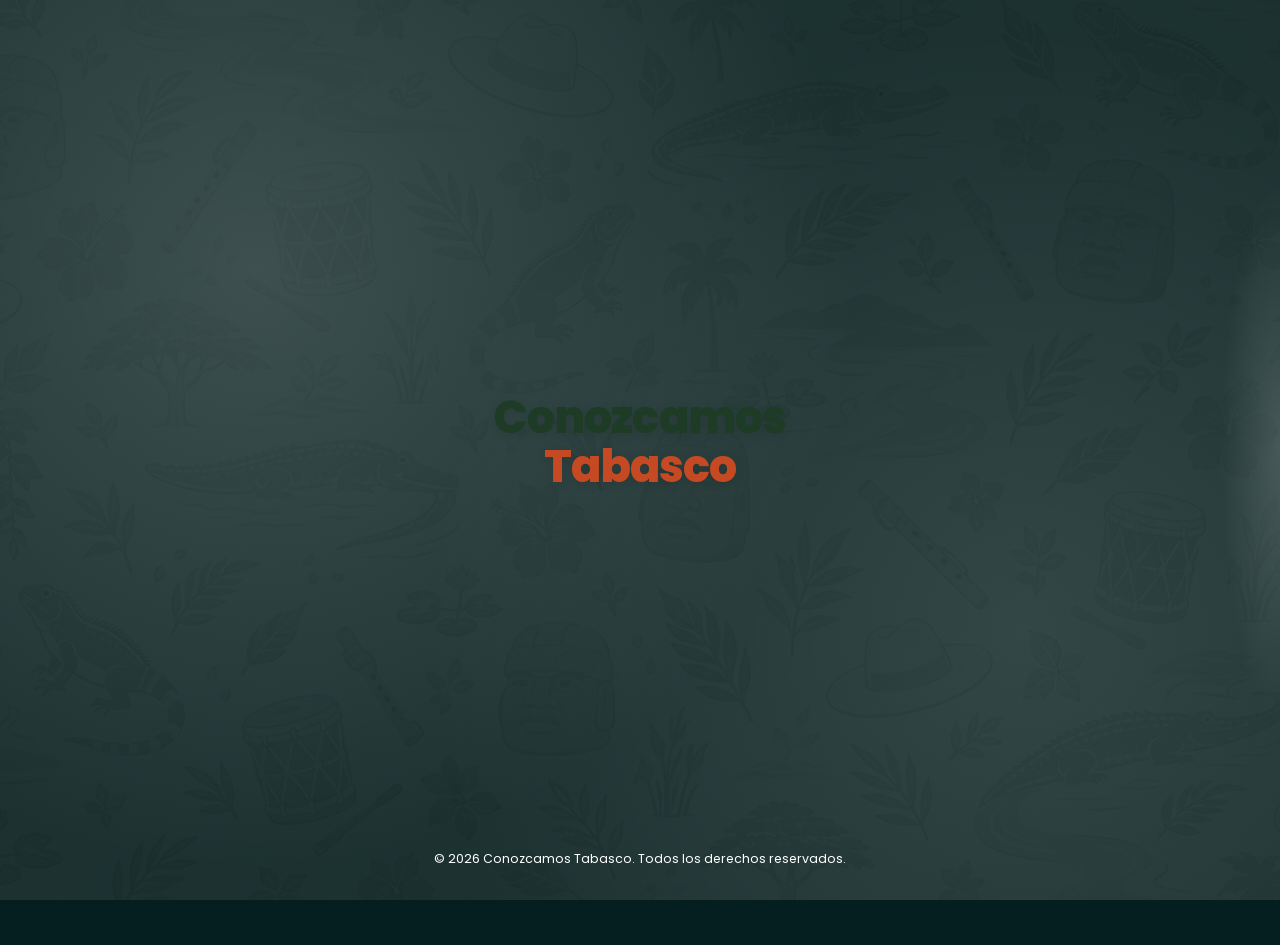
<file: index.html>
<!DOCTYPE html>
<html lang="es">

<head>
    <meta charset="UTF-8">
    <meta name="viewport" content="width=device-width, initial-scale=1.0">
    <meta name="description"
        content="Conozcamos Tabasco — Inicia sesión o crea tu cuenta para acceder al curso interactivo de instrumentos tradicionales tabasqueños.">
    <title>Conozcamos Tabasco — Iniciar Sesión</title>
    <link rel="preconnect" href="https://fonts.googleapis.com">
    <link rel="preconnect" href="https://fonts.gstatic.com" crossorigin>
    <link href="https://fonts.googleapis.com/css2?family=Poppins:wght@300;400;500;600;700;800&display=swap"
        rel="stylesheet">
    <link rel="stylesheet" href="styles.css">
</head>

<body>
    <!-- Floating particles background -->
    <div class="particles" id="particles"></div>

    <div class="auth-container full-screen-brand">
        <!-- Brand panel full screen -->
        <div class="brand-panel">
            <div class="brand-content">
                <h1 class="brand-title">
                    <span style="color: #1e3b26;">Conozcamos</span><br>
                    <span style="color: #c54a23;">Tabasco</span>
                </h1>

            </div>
            <div class="brand-footer">
                <p>&copy; 2026 Conozcamos Tabasco. Todos los derechos reservados.</p>
            </div>
        </div>
    </div>

    <script src="ui-sounds.js"></script>
    <script src="app.js"></script>
</body>

</html>
</file>
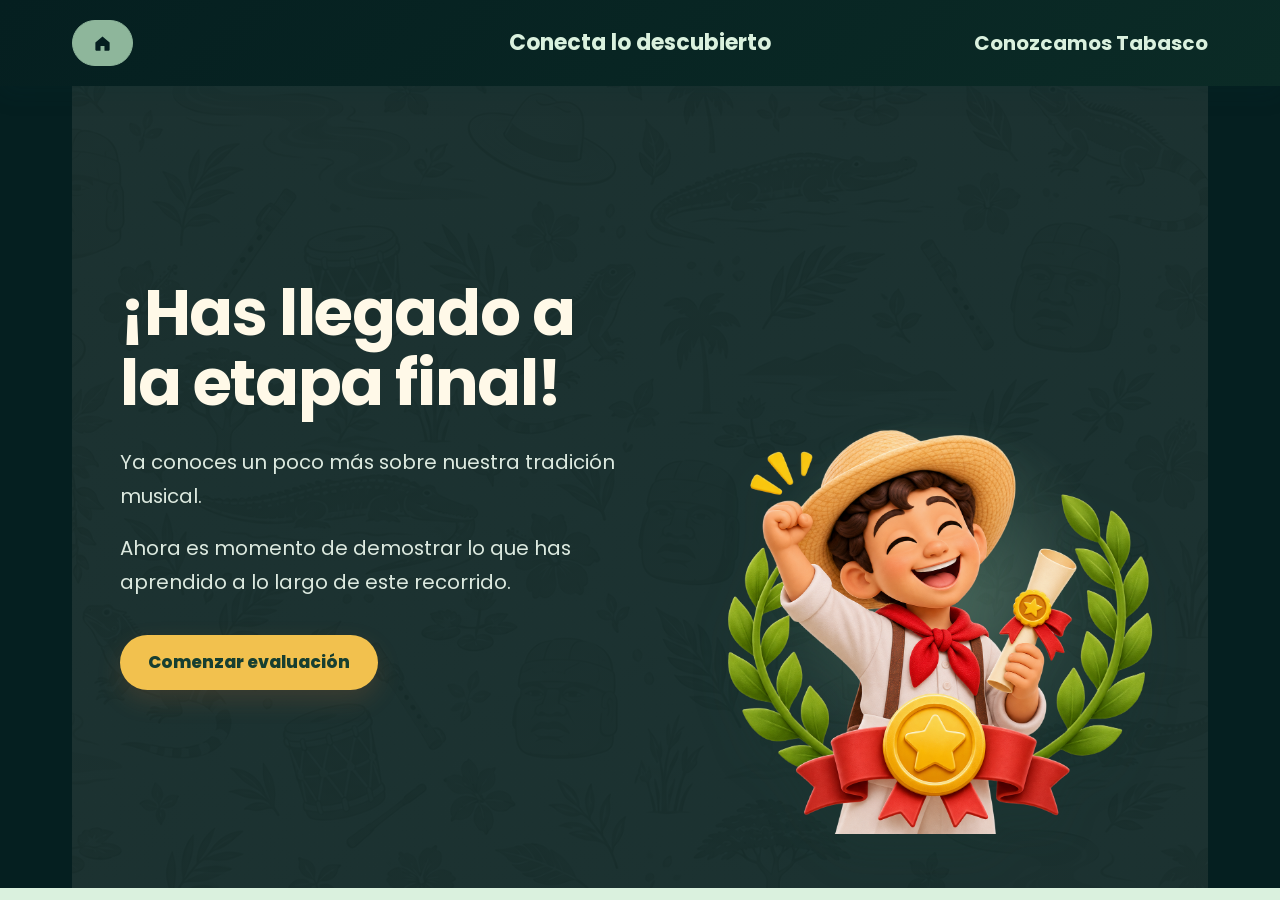
<file: descubrimientos.html>
<!doctype html>
<html lang="es">
<head>
    <meta charset="utf-8">
    <meta name="viewport" content="width=device-width, initial-scale=1">
    <meta name="description" content="Cierre del recorrido de aprendizaje sobre la cultura musical de Tabasco.">
    <title>Conecta lo descubierto | Conozcamos Tabasco</title>
    <link rel="preconnect" href="https://fonts.googleapis.com">
    <link rel="preconnect" href="https://fonts.gstatic.com" crossorigin>
    <link href="https://fonts.googleapis.com/css2?family=Outfit:wght@400;500;600;700;800&display=swap" rel="stylesheet">
    <link rel="stylesheet" href="recorrido.css">
    <script src="recorrido.js" defer></script>
    <link rel="stylesheet" href="cultural-design.css">
</head>
<body data-module="descubrimientos">
    <a class="skip" href="#contenido">Saltar al contenido</a>
    <header class="site-header">
        <div class="header-inner">
            <a class="back" href="course.html#mapa" aria-label="Volver al inicio"><svg viewBox="0 0 24 24" aria-hidden="true"><path d="M3 10.8 12 3l9 7.8v9.2a1 1 0 0 1-1 1h-5.5v-6h-5v6H4a1 1 0 0 1-1-1v-9.2Z"/></svg></a>
            <span class="page-title">Conecta lo descubierto</span>
            <a class="brand" href="course.html">Conozcamos Tabasco</a>
        </div>
    </header>
    <main class="experience" id="contenido">
        <section class="course-completion" aria-labelledby="completion-title">
            <div class="completion-seal" aria-hidden="true">★</div>
            <span class="eyebrow">Conozcamos Tabasco</span>
            <h1 id="completion-title">¡Curso culminado!</h1>
            <p class="completion-lead">Has completado este recorrido de aprendizaje y ahora conoces un poco más sobre la riqueza cultural y musical de Tabasco.</p>
            <div class="completion-divider" aria-hidden="true"></div>
            <p class="completion-note">Gracias por descubrir nuestras raíces, escuchar sus sonidos y valorar la tradición de los tamborileros.</p>
            <p class="completion-signature">Con orgullo por nuestra cultura</p>
        </section>
    </main>
    <footer class="page-end">Conozcamos Tabasco · Explora a tu ritmo</footer>
</body>
</html>
</file>
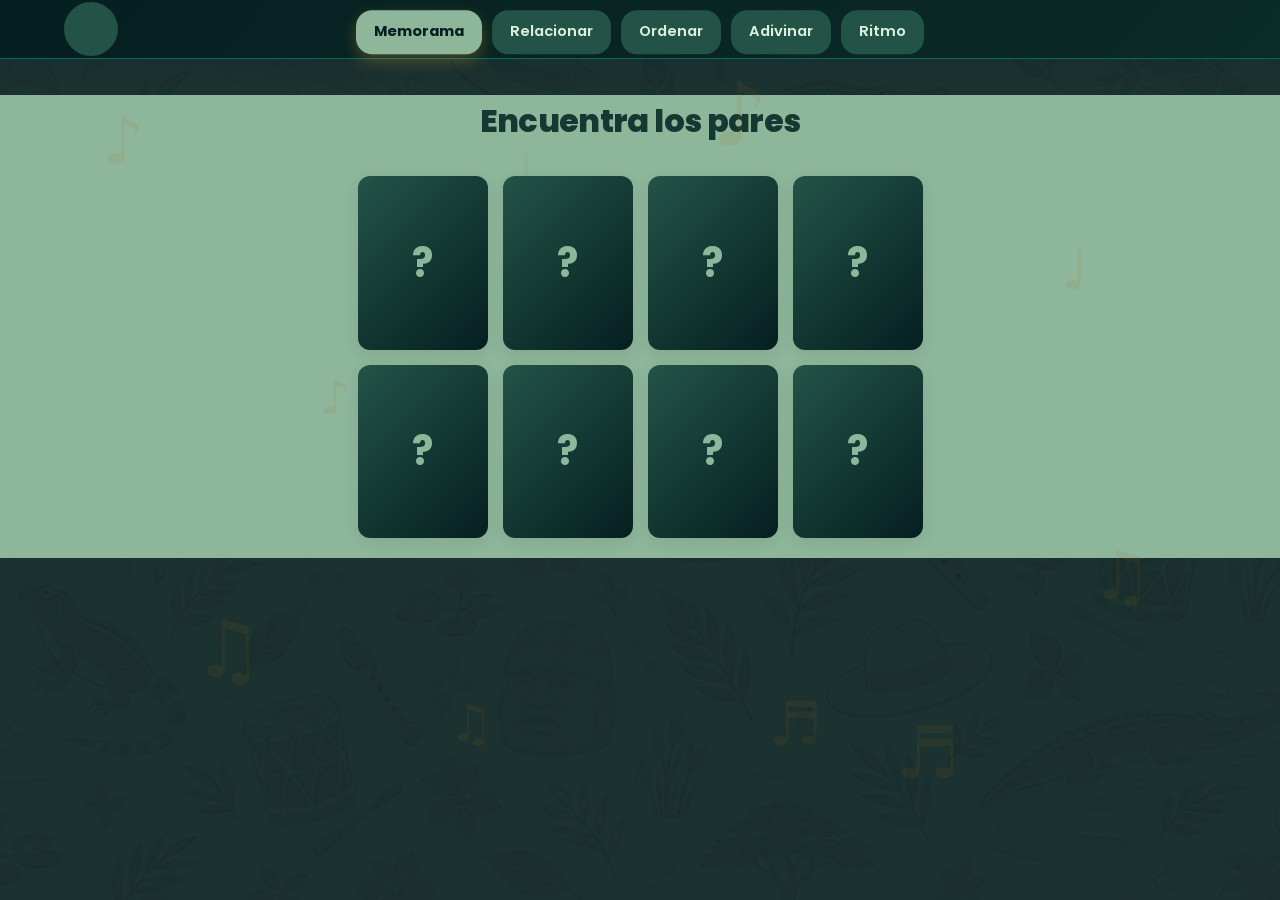
<file: games.html>
<!DOCTYPE html>
<html lang="es">

<head>
    <meta charset="UTF-8">
    <meta name="viewport" content="width=device-width, initial-scale=1.0">
    <meta name="description" content="Zona de Juegos interactivos. Curso de instrumentos de Tabasco.">
    <title>Zona de Juegos | Conozcamos Tabasco</title>
    <link rel="preconnect" href="https://fonts.googleapis.com">
    <link rel="preconnect" href="https://fonts.gstatic.com" crossorigin>
    <link href="https://fonts.googleapis.com/css2?family=Outfit:wght@300;400;500;600;700;800;900&display=swap" rel="stylesheet">
    <link rel="stylesheet" href="module1.css">
    <link rel="stylesheet" href="module2.css">
    <link rel="stylesheet" href="module3.css">
    <link rel="stylesheet" href="games.css">
</head>

<body class="games-page memory-mode">
    <!-- ===== Toolbar ===== -->
    <nav class="toolbar games-toolbar" id="toolbar">
        <div class="toolbar-container">
            <button class="toolbar-back" id="btnBack" aria-label="Volver al curso">
                <span>Volver</span>
            </button>
            <div class="games-toolbar-actions" aria-hidden="true"></div>
        </div>
        <!-- Game Selector -->
        <div class="toolbar-steps games-selector">
            <button class="step active" type="button" data-step="0">
                <div class="step-dot"></div>
                <span>Memorama</span>
            </button>
            <div class="step-line"></div>
            <button class="step" type="button" data-step="1">
                <div class="step-dot"></div>
                <span>Relacionar</span>
            </button>
            <div class="step-line"></div>
            <button class="step" type="button" data-step="2">
                <div class="step-dot"></div>
                <span>Ordenar</span>
            </button>
            <div class="step-line"></div>
            <button class="step" type="button" data-step="3">
                <div class="step-dot"></div>
                <span>Adivinar</span>
            </button>
            <div class="step-line"></div>
            <button class="step" type="button" data-step="4">
                <div class="step-dot"></div>
                <span>Ritmo</span>
            </button>
        </div>
    </nav>

    <!-- ===== Main Content ===== -->
    <main class="module-main games-main">
        <div class="music-notes-bg" style="opacity: 0.5;">
            <span class="note note-1">♪</span><span class="note note-2">♫</span><span class="note note-3">♩</span>
            <span class="note note-4">♬</span><span class="note note-5">♪</span><span class="note note-6">♫</span>
            <span class="note note-7">♩</span><span class="note note-8">♬</span><span class="note note-9">♪</span>
            <span class="note note-10">♫</span>
        </div>

        <!-- ===== Game 1: Memorama ===== -->
        <section class="content-section active" id="gameMemorama">
            <div class="section-container">
                <div class="section-intro">
                    <h2 class="section-intro-title">Encuentra los pares</h2>
                </div>

                <div class="memory-board" id="memoryBoard">
                    <!-- Cards generated by JS -->
                </div>
                
            </div>
        </section>

        <!-- ===== Game 2: Arrastrar y Soltar ===== -->
        <section class="content-section" id="gameRelacionar">
            <div class="section-container">
                <div class="section-intro">
                    <h2 class="section-intro-title">Materiales y Partes</h2>
                </div>

                <div class="match-activity">
                    <div class="match-columns">
                        <!-- Source concepts -->
                        <div class="match-source-col" id="dragSource">
                            <div class="match-item" draggable="true" data-concept="carrizo" id="dragItem1">Carrizo seco</div>
                            <div class="match-item" draggable="true" data-concept="concha" id="dragItem2">Concha natural</div>
                            <div class="match-item" draggable="true" data-concept="madera" id="dragItem3">Cuerpo de madera</div>
                            <div class="match-item" draggable="true" data-concept="cuero" id="dragItem4">Parche de cuero</div>
                        </div>

                        <!-- Target definitions -->
                        <div class="match-target-col" id="dragTargets">
                            <div class="match-row">
                                <div class="match-target-zone" data-pos="carrizo"></div>
                                <div class="match-def">Flauta</div>
                            </div>
                            <div class="match-row">
                                <div class="match-target-zone" data-pos="concha"></div>
                                <div class="match-def">Caparazón de Tortuga</div>
                            </div>
                            <div class="match-row">
                                <div class="match-target-zone" data-pos="madera"></div>
                                <div class="match-def">Tambor (Cuerpo)</div>
                            </div>
                            <div class="match-row">
                                <div class="match-target-zone" data-pos="cuero"></div>
                                <div class="match-def">Tambor (Superficie)</div>
                            </div>
                        </div>
                    </div>
                    <div class="sort-feedback" id="dragFeedback"></div>
                    <div class="matching-actions">
                        <button class="btn-check" id="btnCheckDrag" disabled>Verificar</button>
                    </div>
                </div>
            </div>
        </section>

        <!-- ===== Game 3: Ordenar Pasos ===== -->
        <section class="content-section" id="gameOrdenar">
            <div class="section-container">
                <div class="section-intro">
                    <h2 class="section-intro-title">Proceso de elaboración de la flauta de carrizo</h2>
                </div>

                <div class="sort-activity">
                    <div class="sort-columns">
                        <div class="sort-source" id="sortSourceGames" aria-label="Opciones del proceso">
                            <div class="sort-item" draggable="true" data-step="1" id="sgItem1">Seleccionar el material en la naturaleza</div>
                            <div class="sort-item" draggable="true" data-step="2" id="sgItem2">Cortar y limpiar la pieza</div>
                            <div class="sort-item" draggable="true" data-step="3" id="sgItem3">Ensamblar y ajustar sus partes</div>
                            <div class="sort-item" draggable="true" data-step="4" id="sgItem4">Probar y afinar el sonido</div>
                        </div>

                        <div class="sort-targets" id="sortTargetsGames" aria-label="Orden correcto del proceso">
                            <div class="sort-target-zone" data-pos="1"><span class="zone-label">Paso 1</span></div>
                            <div class="sort-target-zone" data-pos="2"><span class="zone-label">Paso 2</span></div>
                            <div class="sort-target-zone" data-pos="3"><span class="zone-label">Paso 3</span></div>
                            <div class="sort-target-zone" data-pos="4"><span class="zone-label">Paso 4</span></div>
                        </div>
                    </div>

                    <div class="sort-feedback" id="sortFeedbackGames"></div>

                    <div class="matching-actions">
                        <button class="btn-check" id="btnCheckSortGames" disabled>Verificar</button>
                    </div>
                </div>
            </div>
        </section>

        <!-- ===== Game 4: Adivina el sonido ===== -->
        <section class="content-section" id="gameAdivinar">
            <div class="section-container">
                <div class="section-intro">
                    <h2 class="section-intro-title">¿Qué instrumento suena?</h2>
                </div>

                <div class="guess-container">
                    <button class="btn-play-mystery" id="btnPlayMystery">
                        <svg viewBox="0 0 24 24" fill="currentColor" class="play-icon"><path d="M8 5v14l11-7z"/></svg>
                        <span>Escuchar Misterio</span>
                    </button>
                    
                    <div class="guess-options">
                        <button class="guess-opt" data-inst="flauta">
                            <div class="g-icon"><img src="Hueco.png" alt="Hueco" style="width: 80px; height: 80px; object-fit: contain;"></div>
                            <span>Flauta de Carrizo</span>
                        </button>
                        <button class="guess-opt" data-inst="caparazon">
                            <div class="g-icon"><img src="Concha.png" alt="Concha" style="width: 80px; height: 80px; object-fit: contain;"></div>
                            <span>Caparazón</span>
                        </button>
                        <button class="guess-opt" data-inst="tambor">
                            <div class="g-icon"><img src="Tambor.png" alt="Tambor" style="width: 80px; height: 80px; object-fit: contain;"></div>
                            <span>Tambor Tradicional</span>
                        </button>
                    </div>

                    <div class="sort-feedback" id="guessFeedback" style="display:none; margin-top:20px;"></div>
                    <button class="btn-check" id="btnNextMystery" style="display:none; margin:20px auto 0;">Siguiente Sonido</button>
                </div>
            </div>
        </section>

        <!-- ===== Game 5: Repite el ritmo ===== -->
        <section class="content-section" id="gameRitmo">
            <div class="section-container">
                <div class="section-intro">
                    <h2 class="section-intro-title">Memoria Rítmica</h2>
                </div>

                <div class="rhythm-game-container">
                    <div class="rhythm-level" id="rhythmLevelBadge">Nivel 1</div>
                    
                    <div class="sequence-display-box" id="sequenceDisplayBoxArcade" style="border: 2px solid var(--forest); padding: 20px; margin-bottom: 30px; border-radius: var(--radius-sm); min-height: 80px; display: flex; align-items: center; justify-content: center; margin-top: 20px;">
                        <h3 id="sequenceStatusTextArcade" style="text-align: center; text-transform: uppercase; letter-spacing: 2px; margin: 0;">Secuencia</h3>
                        <div class="rhythm-dots" id="rhythmDotsArcade" style="display: none; justify-content: center; gap: 15px; margin: 0;">
                            <!-- Dots will be generated here -->
                        </div>
                    </div>

                    <div class="rhythm-status" id="rhythmStatusArcade" style="font-size: 1.2rem; font-weight: bold; text-align: center; margin-bottom: 20px;">
                        Presiona "Comenzar Juego" para iniciar.
                    </div>
                    
                    <div style="text-align: center; margin-bottom: 30px;">
                        <button class="btn-play-rhythm" id="btnStartArcadeRhythm" style="background:var(--gold); padding: 12px 24px; border-radius: var(--radius-sm); border: none; font-weight: bold; cursor: pointer; color: var(--forest-deep); font-size: 1.1rem;">
                            Comenzar Juego
                        </button>
                    </div>

                    <div class="rhythm-pads">
                        <!-- Tambor (Blue) -->
                        <button class="rhythm-pad" data-pad="2" id="padC" disabled>
                            <img src="Tambor.png" alt="Tambor" class="pad-img" style="width: 100px; height: 100px; object-fit: contain;">
                            <span class="color-dot" style="background-color: #074c45;"></span>
                        </button>
                        <!-- Concha (Orange) -->
                        <button class="rhythm-pad" data-pad="1" id="padB" disabled>
                            <img src="Concha.png" alt="Concha" class="pad-img" style="width: 100px; height: 100px; object-fit: contain;">
                            <span class="color-dot" style="background-color: #edb336;"></span>
                        </button>
                        <!-- Hueco (Green) -->
                        <button class="rhythm-pad" data-pad="0" id="padA" disabled>
                            <img src="Hueco.png" alt="Hueco" class="pad-img" style="width: 100px; height: 100px; object-fit: contain;">
                            <span class="color-dot" style="background-color: #70916a;"></span>
                        </button>
                    </div>

                    <div class="sort-feedback" id="arcadeRhythmFeedback"></div>
                </div>
            </div>
        </section>

    </main>

    <dialog class="memory-win-dialog" id="memoryWinDialog" aria-labelledby="memoryWinTitle">
        <div class="memory-win-icon" aria-hidden="true">✓</div>
        <h2 id="memoryWinTitle">¡Ganaste!</h2>
        <p>Encontraste todos los pares.</p>
        <button type="button" id="btnAcceptMemoryWin">Aceptar</button>
    </dialog>
    <dialog class="game-result-dialog" id="dragResultDialog" aria-labelledby="dragResultTitle">
        <div class="game-result-icon" id="dragResultIcon" aria-hidden="true">✓</div>
        <h2 id="dragResultTitle">¡Correcto!</h2>
        <p id="dragResultText"></p>
        <button type="button" id="btnAcceptDragResult">Aceptar</button>
    </dialog>
    <dialog class="game-result-dialog" id="sortResultDialog" aria-labelledby="sortResultTitle">
        <div class="game-result-icon" id="sortResultIcon" aria-hidden="true">✓</div>
        <h2 id="sortResultTitle">¡Correcto!</h2>
        <p id="sortResultText"></p>
        <button type="button" id="btnAcceptSortResult">Aceptar</button>
    </dialog>

    <!-- Confetti Canvas -->
    <canvas id="confettiCanvas"></canvas>

    <script src="ui-sounds.js"></script>
    <script src="games.js"></script>
</body>

</html>
</file>
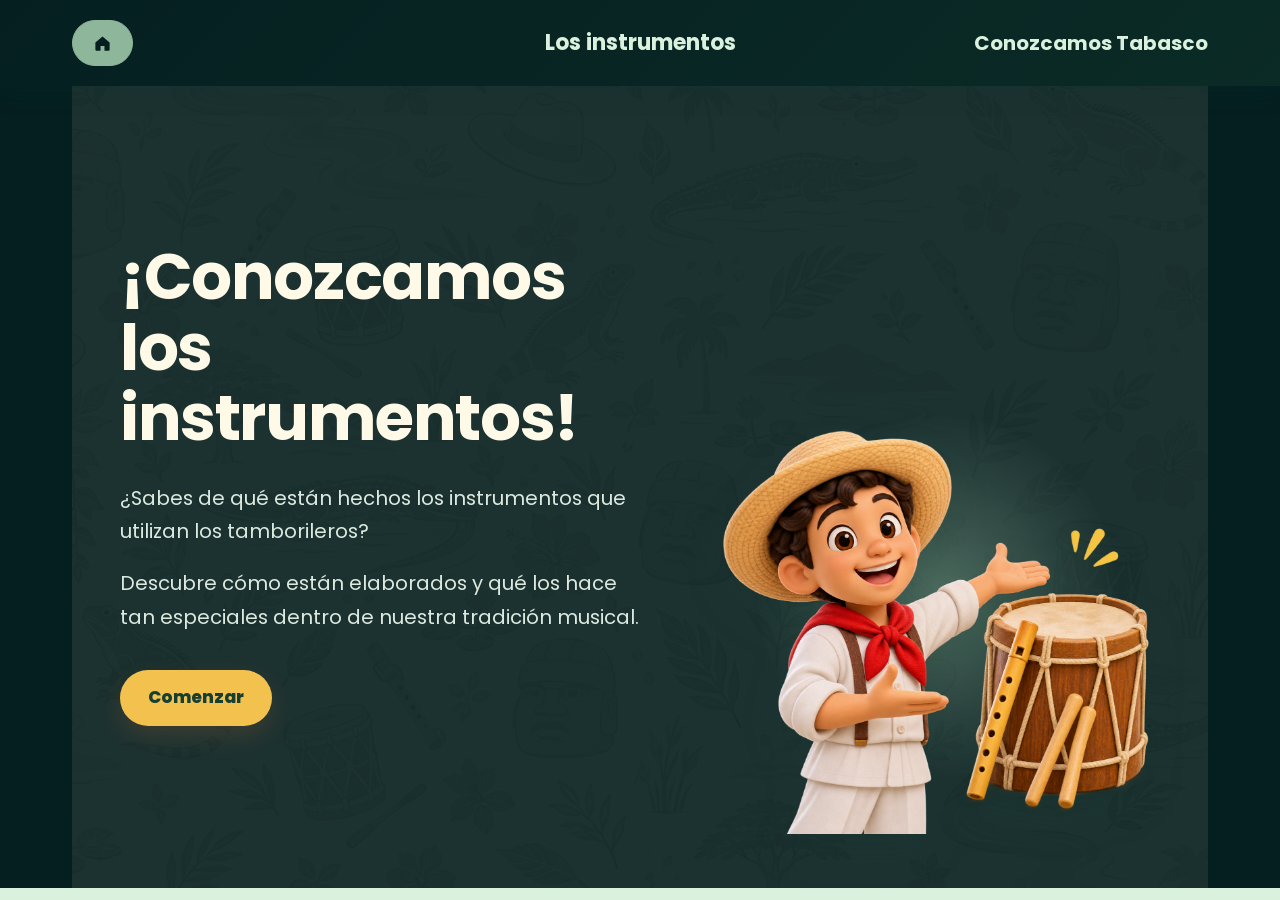
<file: instrumentos.html>
<!doctype html>
<html lang="es"><head><meta charset="utf-8"><meta name="viewport" content="width=device-width, initial-scale=1"><meta name="description" content="Explora la flauta de carrizo y el tambor tradicional: materiales, partes y elaboración."><title>Los instrumentos | Conozcamos Tabasco</title><link rel="preconnect" href="https://fonts.googleapis.com"><link rel="preconnect" href="https://fonts.gstatic.com" crossorigin><link href="https://fonts.googleapis.com/css2?family=Outfit:wght@400;500;600;700;800&display=swap" rel="stylesheet"><link rel="stylesheet" href="recorrido.css"><script src="recorrido.js" defer></script><link rel="stylesheet" href="cultural-design.css?v=5710f38"></head>
<body data-module="instrumentos"><a class="skip" href="#contenido">Saltar al contenido</a><header class="site-header"><div class="header-inner"><a class="back" href="course.html#mapa" aria-label="Volver al inicio"><svg viewBox="0 0 24 24" aria-hidden="true"><path d="M3 10.8 12 3l9 7.8v9.2a1 1 0 0 1-1 1h-5.5v-6h-5v6H4a1 1 0 0 1-1-1v-9.2Z"/></svg></a><span class="page-title">Los instrumentos</span><a class="brand" href="course.html">Conozcamos Tabasco</a></div></header>
<main class="experience" id="contenido">
<noscript><p class="noscript">Activa JavaScript para cambiar de instrumento y explorar sus detalles.</p></noscript>
<section class="module-banner"><div><div class="intro"><h1>Los instrumentos</h1><p class="muted">Acércate, observa y descubre. Cada pieza tiene algo que contar.</p></div></div><div class="banner-art"><img src="INSTRUMEN.png" alt="Instrumentos tradicionales"></div></section>
<nav class="instrument-journey-nav" aria-label="Progreso de instrumentos" data-instrument-journey-nav><ol><li class="is-current"><button type="button" data-instrument-stage="0" aria-current="step"><span class="instrument-journey-icon">1</span><span>Flauta de carrizo</span></button></li><li class="is-locked"><button type="button" data-instrument-stage="1" disabled><span class="instrument-journey-icon">🔒</span><span>Tambor tradicional</span></button></li><li class="is-locked"><button type="button" data-instrument-stage="2" disabled><span class="instrument-journey-icon">🔒</span><span>Evaluación</span></button></li></ol><div class="instrument-journey-meter" aria-live="polite"><span data-instrument-percentage>0%</span><div><span data-instrument-progress-fill></span></div></div></nav>
<div id="instrument-learning-content"><div class="instrument-stage-controls" aria-label="Navegación entre etapas"><button type="button" class="instrument-stage-prev" data-instrument-prev aria-label="Regresar a la etapa anterior" hidden>&lt;</button><button type="button" class="instrument-stage-next" data-instrument-next aria-label="Avanzar a la siguiente etapa" hidden>&gt;</button></div>
<div class="split"><div class="stage"><img class="instrument-image" id="instrument-image" src="Flauta.webp" alt="Flauta de carrizo completa"><div class="hotspots" aria-label="Detalles del instrumento"><button data-part="0" aria-pressed="true">① ¿Qué es?</button><button data-part="1" aria-pressed="false">② El material</button><button data-part="2" aria-pressed="false">③ Las partes</button></div></div><section class="panel"><div class="detail" aria-live="polite"><h2 id="part-title">¿Qué es?</h2><p id="part-text">Instrumento de viento con seis agujeros en la parte superior y uno posterior.</p></div></section></div></div>
<section class="instrument-evaluation-section" id="instrument-evaluation" aria-labelledby="instrument-evaluation-title"><div class="instrument-evaluation-launch" id="instrumentEvaluationLaunch"><h2 id="instrument-evaluation-title">Evaluación final</h2><p>Comprueba lo que aprendiste sobre la flauta de carrizo y el tambor tradicional.</p><button type="button" id="startInstrumentEvaluation" class="instrument-evaluation-start">Comenzar evaluación</button></div><div class="reinforcement-section instrument-evaluation-shell" id="instrumentEvaluationPanel" hidden><div class="reinforcement-heading"><p>Completa las siguientes actividades.</p></div><div class="reinforcement-progress" aria-live="polite"><span id="instrumentEvaluationProgress">Actividad 1 de 5</span><div class="reinforcement-progress-bar"><span id="instrumentEvaluationProgressFill"></span></div></div><div id="instrumentEvaluationActivity" class="reinforcement-activity"></div></div></section>


</main>
<dialog id="compare-dialog" class="compare" aria-labelledby="compare-title"><div class="dialog-header"><h2 id="compare-title">Dos formas de producir sonido</h2><button id="compare-close" aria-label="Cerrar comparación">Cerrar ×</button></div><div class="split"><section><img class="instrument-image" src="Flauta.webp" alt="Flauta de carrizo"><h3>Flauta de carrizo</h3><p>El aire produce el sonido. Los orificios permiten cambiar la altura de las notas.</p><span class="tag">Viento · Carrizo</span></section><section><img class="instrument-image" src="Tambor.png" alt="Tambor tradicional"><h3>Tambor tradicional</h3><p>Los golpes hacen vibrar la membrana. El cuerpo y la tensión influyen en su resonancia.</p><span class="tag">Percusión · Madera y piel</span></section></div></dialog><footer class="page-end">Conozcamos Tabasco · Explora a tu ritmo</footer></body></html>
</file>
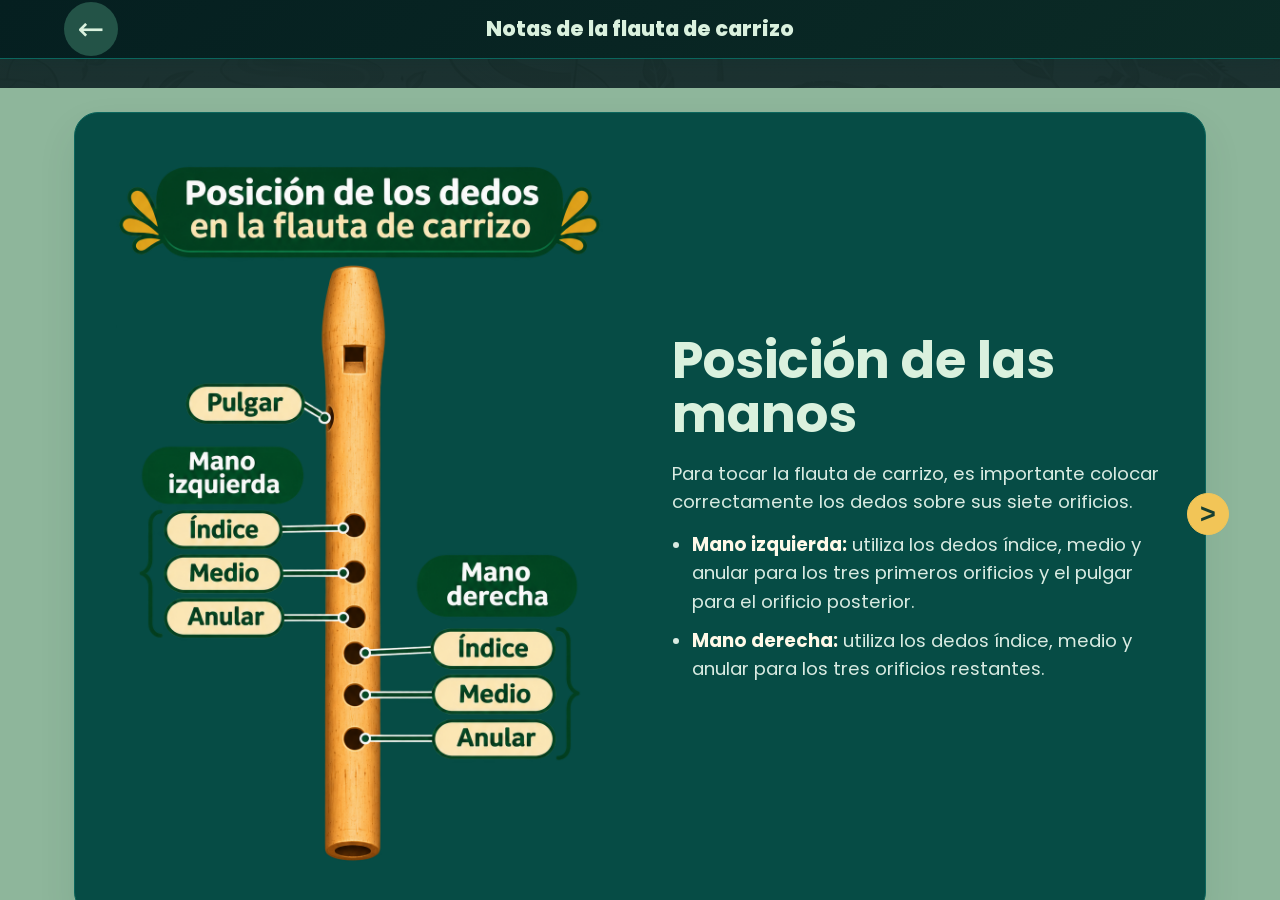
<file: module1.html>
<!DOCTYPE html>
<html lang="es">

<head>
    <meta charset="UTF-8">
    <meta name="viewport" content="width=device-width, initial-scale=1.0">
    <meta name="description" content="Explora las notas y digitaciones de la flauta de carrizo de los tamborileros de Tabasco.">
    <title>Módulo 1 — Flauta de Carrizo | Conozcamos Tabasco</title>
    <link rel="preconnect" href="https://fonts.googleapis.com">
    <link rel="preconnect" href="https://fonts.gstatic.com" crossorigin>
    <link href="https://fonts.googleapis.com/css2?family=Outfit:wght@300;400;500;600;700;800;900&display=swap" rel="stylesheet">
    <link rel="stylesheet" href="module1.css">
</head>

<body>
    <!-- ===== Encabezado conservado ===== -->
    <nav class="toolbar" id="toolbar">
        <div class="toolbar-container">
            <button class="toolbar-back" id="btnBack" aria-label="Volver a sonidos">
                <span class="toolbar-back-icon" aria-hidden="true">←</span>
            </button>
            <div class="toolbar-center">
                <h1 class="toolbar-title">Notas de la flauta de carrizo</h1>
            </div>
        </div>
    </nav>

    <main class="module-main module1-simulator-main">
        <section class="content-section active position-intro-section" id="sectionPositionIntro" aria-labelledby="positionIntroTitle">
            <div class="section-container position-intro-container">
                <div class="position-intro-card">
                    <div class="position-intro-visual">
                        <img src="Posición de los dedos en la flauta.png" alt="Posición de los dedos en la flauta de carrizo">
                    </div>
                    <div class="position-intro-copy">
                        <h2 id="positionIntroTitle">Posición de las manos</h2>
                        <p>Para tocar la flauta de carrizo, es importante colocar correctamente los dedos sobre sus siete orificios.</p>
                        <ul>
                            <li><strong>Mano izquierda:</strong> utiliza los dedos índice, medio y anular para los tres primeros orificios y el pulgar para el orificio posterior.</li>
                            <li><strong>Mano derecha:</strong> utiliza los dedos índice, medio y anular para los tres orificios restantes.</li>
                        </ul>
                        <button class="position-intro-next" id="positionIntroNext" type="button" aria-label="Avanzar a las notas musicales">&gt;</button>
                    </div>
                </div>
            </div>
        </section>
        <section class="content-section" id="sectionAudio" aria-labelledby="fluteNotesTitle" hidden>
            <div class="section-container module1-simulator-container">
                <section class="flute-notes-explorer" id="fluteNotesExplorer" aria-labelledby="fluteNotesTitle">
                    <div class="flute-notes-heading">
                        <button class="position-intro-back" id="positionIntroBack" type="button" aria-label="Regresar a la posición de las manos">&lt;</button>
                        <h2 class="flute-notes-title" id="fluteNotesTitle">Explora las notas de la flauta de carrizo</h2>
                        <p class="flute-notes-desc">Los círculos oscuros indican los orificios que debes tapar y los claros, los que debes dejar abiertos. Selecciona Grave o Agudo para escuchar cada nota</p>
                    </div>
                    <div class="flute-notes-grid" id="fluteNotesGrid"></div>
                    <p class="flute-notes-status" id="fluteNotesStatus" role="status" aria-live="polite">Selecciona «Grave» o «Agudo» para explorar una nota.</p>
                    <button class="position-intro-next flute-notes-next" id="fluteNotesNext" type="button" aria-label="Avanzar a la secuencia de las notas">&gt;</button>
                </section>
            </div>
        </section>

        <section class="content-section" id="sectionSequence" aria-label="Aprende la secuencia de las notas" hidden>
            <div class="section-container module1-simulator-container">
                <section class="flute-sequence-panel" aria-label="Explicación de la secuencia de las notas">
                    <button class="position-intro-back flute-sequence-back" id="fluteSequenceBack" type="button" aria-label="Regresar a las notas musicales">&lt;</button>
                    <img class="flute-sequence-image" src="Explicacion de las notas.webp" alt="Aprende la secuencia de las notas de la flauta de carrizo">
                    <button class="position-intro-next flute-sequence-next" id="fluteSequenceNext" type="button" aria-label="Avanzar a la actividad Construye las notas musicales">&gt;</button>
                </section>
            </div>
        </section>

        <section class="content-section" id="sectionNotePractice" aria-labelledby="notePracticeTitle" hidden>
            <div class="section-container module1-simulator-container">
                <section class="note-practice-panel" aria-labelledby="notePracticeTitle">
                    <button class="position-intro-back note-practice-back" id="notePracticeBack" type="button" aria-label="Regresar a la explicación de la secuencia">&lt;</button>
                    <div class="note-practice-heading">
                        <h2 id="notePracticeTitle">Construye las notas musicales</h2>
                        <p>Destapa o tapa los orificios para construir cada nota de la flauta de carrizo.</p>
                    </div>
                    <div class="note-practice-toolbar">
                        <div class="note-practice-modes" role="group" aria-label="Modalidad de la actividad">
                            <button class="note-practice-mode is-active" id="practiceHelp" type="button" aria-pressed="true">Con ayuda</button>
                            <button class="note-practice-mode" id="practiceNoHelp" type="button" aria-pressed="false">Sin ayuda</button>
                        </div>
                        <div class="note-practice-counter" id="practiceCounter" aria-live="polite">Nota 1 de 7</div>
                    </div>
                    <div class="note-practice-workspace" id="notePracticeWorkspace">
                        <div class="practice-flute-area">
                            <h3 class="practice-note-name" id="practiceNoteName">SOL</h3>
                            <div class="practice-flute" id="practiceFlute" role="group" aria-label="Orificios interactivos de la flauta">
                                <div class="practice-mouthpiece"><span></span></div>
                                <div class="practice-tube">
                                    <button class="practice-hole practice-thumb-hole is-open" type="button" data-hole="thumb" aria-label="Pulgar izquierdo, orificio posterior, abierto"></button>
                                    <button class="practice-hole is-open" type="button" data-hole="0" aria-label="Índice izquierdo, orificio frontal 1, abierto"></button>
                                    <button class="practice-hole is-open" type="button" data-hole="1" aria-label="Medio izquierdo, orificio frontal 2, abierto"></button>
                                    <button class="practice-hole is-open" type="button" data-hole="2" aria-label="Anular izquierdo, orificio frontal 3, abierto"></button>
                                    <button class="practice-hole is-open" type="button" data-hole="3" aria-label="Índice derecho, orificio frontal 4, abierto"></button>
                                    <button class="practice-hole is-open" type="button" data-hole="4" aria-label="Medio derecho, orificio frontal 5, abierto"></button>
                                    <button class="practice-hole is-open" type="button" data-hole="5" aria-label="Anular derecho, orificio frontal 6, abierto"></button>
                                </div>
                            </div>
                            <div class="practice-flute-caption">Haz clic en los círculos para tapar o destapar</div>
                        </div>
                        <div class="practice-fingers-panel">
                            <p class="practice-fingers-instruction" id="practiceInstruction">Indicaciones para construir la nota:</p>
                            <div class="practice-finger-groups" id="practiceFingerList">
                                <div class="practice-hand-group">
                                    <h4>Mano izquierda</h4>
                                    <ul class="practice-finger-list">
                                        <li data-finger="thumb"><span class="practice-finger-mark">Pulgar</span><span class="practice-finger-state"></span></li>
                                        <li data-finger="0"><span class="practice-finger-mark">Índice</span><span class="practice-finger-state"></span></li>
                                        <li data-finger="1"><span class="practice-finger-mark">Medio</span><span class="practice-finger-state"></span></li>
                                        <li data-finger="2"><span class="practice-finger-mark">Anular</span><span class="practice-finger-state"></span></li>
                                    </ul>
                                </div>
                                <div class="practice-hand-group">
                                    <h4>Mano derecha</h4>
                                    <ul class="practice-finger-list">
                                        <li data-finger="3"><span class="practice-finger-mark">Índice</span><span class="practice-finger-state"></span></li>
                                        <li data-finger="4"><span class="practice-finger-mark">Medio</span><span class="practice-finger-state"></span></li>
                                        <li data-finger="5"><span class="practice-finger-mark">Anular</span><span class="practice-finger-state"></span></li>
                                    </ul>
                                </div>
                            </div>
                        </div>
                    </div>
                    <p class="practice-feedback" id="practiceFeedback" role="status" aria-live="polite"></p>
                    <div class="practice-actions">
                        <button class="practice-action practice-check" id="practiceCheck" type="button">Comprobar</button>
                        <button class="practice-action practice-retry" id="practiceRetry" type="button">Reintentar</button>
                        <button class="practice-action practice-next" id="practiceNext" type="button" disabled>Siguiente nota</button>
                    </div>
                    <div class="practice-complete" id="practiceComplete" hidden>
                        <p>¡Excelente! Has completado la actividad de reforzamiento</p>
                        <div>
                            <button class="practice-action practice-retry" id="practiceRestart" type="button">Volver a practicar</button>
                            <button class="practice-action practice-finish" id="practiceFinish" type="button">Finalizar</button>
                        </div>
                    </div>
                </section>
            </div>
        </section>
    </main>

    <script src="ui-sounds.js"></script>
    <script src="module1.js"></script>
</body>

</html>
</file>
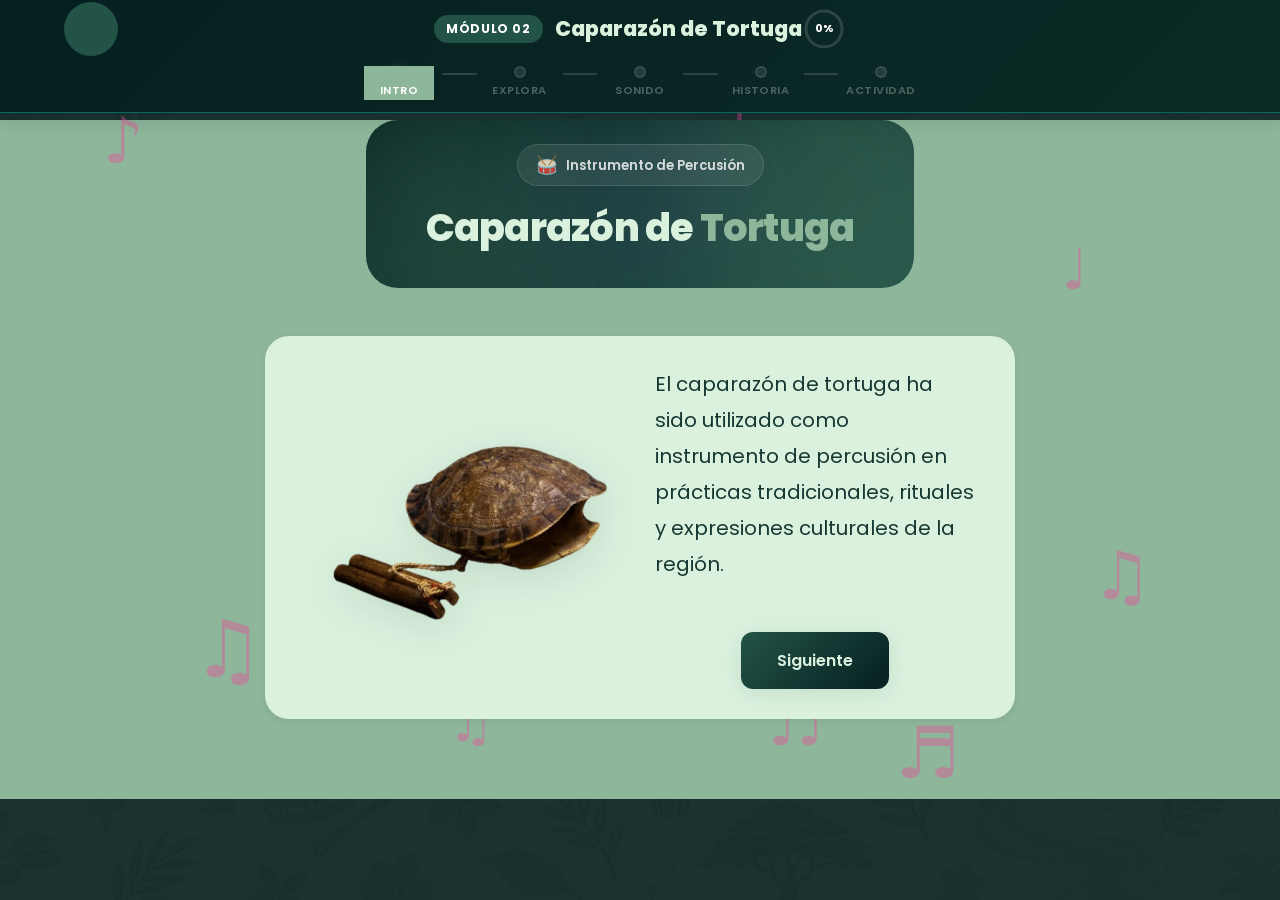
<file: module2.html>
<!DOCTYPE html>
<html lang="es">

<head>
    <meta charset="UTF-8">
    <meta name="viewport" content="width=device-width, initial-scale=1.0">
    <meta name="description" content="Módulo 2 — Caparazón de Tortuga. Curso interactivo de instrumentos de Tabasco.">
    <title>Módulo 2 — Caparazón de Tortuga | Conozcamos Tabasco</title>
    <link rel="preconnect" href="https://fonts.googleapis.com">
    <link rel="preconnect" href="https://fonts.gstatic.com" crossorigin>
    <link href="https://fonts.googleapis.com/css2?family=Outfit:wght@300;400;500;600;700;800;900&display=swap"
        rel="stylesheet">
    <!-- Reutilizamos el estilo base y agregaremos uno específico -->
    <link rel="stylesheet" href="module1.css">
    <link rel="stylesheet" href="module2.css">
</head>

<body>
    <!-- ===== Toolbar ===== -->
    <nav class="toolbar" id="toolbar">
        <div class="toolbar-container">
            <button class="toolbar-back" id="btnBack" aria-label="Volver al curso">
                <span>Volver</span>
            </button>
            <div class="toolbar-center">
                <div class="toolbar-module-badge">Módulo 02</div>
                <h1 class="toolbar-title">Caparazón de Tortuga</h1>
            </div>
            <div class="toolbar-progress">
                <div class="progress-ring" id="progressRing">
                    <svg viewBox="0 0 44 44">
                        <circle cx="22" cy="22" r="18" fill="none" stroke="rgba(255,255,255,0.15)" stroke-width="3" />
                        <circle cx="22" cy="22" r="18" fill="none" stroke="url(#progGrad)" stroke-width="3"
                            stroke-linecap="round" stroke-dasharray="113.1" stroke-dashoffset="113.1"
                            id="progressCircle" />
                        <defs>
                            <linearGradient id="progGrad" x1="0" y1="0" x2="44" y2="44">
                                <stop offset="0%" stop-color="#3b82f6" />
                                <stop offset="100%" stop-color="#10b981" />
                            </linearGradient>
                        </defs>
                    </svg>
                    <span class="progress-text" id="progressText">0%</span>
                </div>
            </div>
        </div>
        <!-- Step indicators -->
        <div class="toolbar-steps">
            <div class="step active" data-step="1">
                <div class="step-dot"></div>
                <span>Intro</span>
            </div>
            <div class="step-line"></div>
            <div class="step" data-step="2">
                <div class="step-dot"></div>
                <span>Explora</span>
            </div>
            <div class="step-line"></div>
            <div class="step" data-step="3">
                <div class="step-dot"></div>
                <span>Sonido</span>
            </div>
            <div class="step-line"></div>
            <div class="step" data-step="4">
                <div class="step-dot"></div>
                <span>Historia</span>
            </div>
            <div class="step-line"></div>
            <div class="step" data-step="5">
                <div class="step-dot"></div>
                <span>Actividad</span>
            </div>
        </div>
    </nav>

    <!-- ===== Main Content ===== -->
    <main class="module-main">
        <div class="music-notes-bg">
            <span class="note note-1">♪</span>
            <span class="note note-2">♫</span>
            <span class="note note-3">♩</span>
            <span class="note note-4">♬</span>
            <span class="note note-5">♪</span>
            <span class="note note-6">♫</span>
            <span class="note note-7">♩</span>
            <span class="note note-8">♬</span>
            <span class="note note-9">♪</span>
            <span class="note note-10">♫</span>
        </div>

        <!-- ===== Section 1: Intro ===== -->
        <section class="content-section active" id="sectionIntro">
            <div class="section-container">
                <div class="context-hero module2-hero">
                    <div class="context-hero-bg">
                        <div class="ctx-shape ctx-shape-1"></div>
                        <div class="ctx-shape ctx-shape-2"></div>
                        <div class="ctx-shape ctx-shape-3"></div>
                    </div>
                    <div class="context-hero-content">
                        <div class="context-badge">
                            <span class="badge-icon">🥁</span>
                            Instrumento de Percusión
                        </div>
                        <h2 class="context-title">Caparazón de <span class="gradient-text"
                                style="--tw-gradient-from: #10b981; --tw-gradient-to: #059669;">Tortuga</span></h2>
                    </div>
                </div>

                <div class="intro-content fade-up">
                    <div class="intro-image-container">
                        <!-- Usando un placeholder hasta que el usuario tenga la imagen Caparazon.png -->
                        <img src="Caparazon.png" alt="Caparazón de Tortuga" class="intro-img"
                            onerror="this.src='https://placehold.co/400x300?text=Caparazón+de+Tortuga'; this.classList.add('placeholder-img')">
                    </div>
                    <div class="intro-text-card">
                        <p class="intro-text">
                            El caparazón de tortuga ha sido utilizado como instrumento de percusión en prácticas
                            tradicionales, rituales y expresiones culturales de la región.
                        </p>
                        <div class="section-action">
                            <button class="btn-continue" id="btnContinueToParts">

                                <span>Siguiente</span>
                            </button>
                        </div>
                    </div>
                </div>
            </div>
        </section>

        <!-- ===== Section 2: Explora el instrumento ===== -->
        <section class="content-section" id="sectionParts">
            <div class="section-container">
                <div class="section-intro">
                    <div class="section-intro-badge green">
                        <svg viewBox="0 0 24 24" fill="none" stroke="currentColor" stroke-width="2">
                            <path d="M12 22s8-4 8-10V5l-8-3-8 3v7c0 6 8 10 8 10z" />
                        </svg>
                        Estructura
                    </div>
                    <h2 class="section-intro-title">Explora el instrumento</h2>
                    <p class="section-intro-desc">Haz clic en los puntos interactivos para descubrir las características
                        y uso del caparazón.</p>
                </div>

                <div class="interactive-image-container">
                    <img src="Caparazon.png" alt="Caparazón de Tortuga" class="interactive-img"
                        onerror="this.src='https://placehold.co/600x400?text=Caparazón+de+Tortuga';">

                    <button class="hotspot" id="hsCaparazon" style="top: 50%; left: 50%;" data-info="Caparazón">
                        <span class="hotspot-pulse"></span>
                        <span class="hotspot-dot"></span>
                    </button>

                    <button class="hotspot" id="hsBaquetas" style="top: 70%; left: 20%;" data-info="Baquetas o astas">
                        <span class="hotspot-pulse"></span>
                        <span class="hotspot-dot"></span>
                    </button>
                    <button class="hotspot" id="hsResonancia" style="top: 40%; left: 70%;" data-info="Resonancia">
                        <span class="hotspot-pulse"></span>
                        <span class="hotspot-dot"></span>
                    </button>

                    <!-- Info Panel for Hotspots -->
                    <div class="hotspot-info-panel" id="hotspotInfoPanel">
                        <h4 id="hsTitle">Selecciona un punto</h4>
                        <p id="hsDesc">Explora la imagen para conocer más.</p>
                    </div>
                </div>

                <div class="section-action mt-8">
                    <button class="btn-continue" id="btnContinueToCompare" disabled>
                        <span>Siguiente</span>
                        
                    </button>
                </div>
            </div>
        </section>

        <!-- ===== Section 3: Comparador de Sonidos ===== -->
        <section class="content-section" id="sectionCompare">
            <div class="section-container">
                <div class="section-intro">
                    <div class="section-intro-badge purple">
                        <svg viewBox="0 0 24 24" fill="none" stroke="currentColor" stroke-width="2">
                            <polygon points="11 5 6 9 2 9 2 15 6 15 11 19 11 5" />
                            <path d="M19.07 4.93a10 10 0 0 1 0 14.14M15.54 8.46a5 5 0 0 1 0 7.07" />
                        </svg>
                        Comparador Acústico
                    </div>
                    <h2 class="section-intro-title">¿Cuál es el caparazón?</h2>
                    <p class="section-intro-desc">Escucha los tres sonidos e identifica cuál corresponde al caparazón de
                        tortuga.</p>
                </div>

                <div class="audio-compare-grid">
                    <div class="audio-compare-card" data-sound="flauta">
                        <div class="audio-wave small">
                            <div class="wave-bar"></div>
                            <div class="wave-bar"></div>
                            <div class="wave-bar"></div>
                            <div class="wave-bar"></div>
                        </div>
                        <button class="btn-play-compare">
                            <svg viewBox="0 0 24 24" fill="currentColor" class="play-icon">
                                <path d="M8 5v14l11-7z" />
                            </svg>
                            <svg viewBox="0 0 24 24" fill="currentColor" class="pause-icon" style="display:none;">
                                <rect x="6" y="4" width="4" height="16" />
                                <rect x="14" y="4" width="4" height="16" />
                            </svg>
                        </button>
                        <span>Sonido A</span>
                    </div>
                    <div class="audio-compare-card" data-sound="caparazon">
                        <div class="audio-wave small">
                            <div class="wave-bar"></div>
                            <div class="wave-bar"></div>
                            <div class="wave-bar"></div>
                            <div class="wave-bar"></div>
                        </div>
                        <button class="btn-play-compare">
                            <svg viewBox="0 0 24 24" fill="currentColor" class="play-icon">
                                <path d="M8 5v14l11-7z" />
                            </svg>
                            <svg viewBox="0 0 24 24" fill="currentColor" class="pause-icon" style="display:none;">
                                <rect x="6" y="4" width="4" height="16" />
                                <rect x="14" y="4" width="4" height="16" />
                            </svg>
                        </button>
                        <span>Sonido B</span>
                    </div>
                    <div class="audio-compare-card" data-sound="tambor">
                        <div class="audio-wave small">
                            <div class="wave-bar"></div>
                            <div class="wave-bar"></div>
                            <div class="wave-bar"></div>
                            <div class="wave-bar"></div>
                        </div>
                        <button class="btn-play-compare">
                            <svg viewBox="0 0 24 24" fill="currentColor" class="play-icon">
                                <path d="M8 5v14l11-7z" />
                            </svg>
                            <svg viewBox="0 0 24 24" fill="currentColor" class="pause-icon" style="display:none;">
                                <rect x="6" y="4" width="4" height="16" />
                                <rect x="14" y="4" width="4" height="16" />
                            </svg>
                        </button>
                        <span>Sonido C</span>
                    </div>
                </div>

                <div class="compare-question-card fade-up" id="compareQuestionCard" style="display:none;">
                    <h3>Selecciona el sonido del Caparazón de Tortuga:</h3>
                    <div class="audio-options">
                        <button class="audio-opt" data-answer="flauta">Sonido A</button>
                        <button class="audio-opt" data-answer="caparazon">Sonido B</button>
                        <button class="audio-opt" data-answer="tambor">Sonido C</button>
                    </div>
                    <p class="audio-feedback" id="compareFeedback"></p>
                </div>

                <div class="section-action mt-8">
                    <button class="btn-continue" id="btnContinueToHistory" disabled>
                        <span>Siguiente</span>
                        
                    </button>
                </div>
            </div>
        </section>

        <!-- ===== Section 4: Microhistoria cultural ===== -->
        <section class="content-section" id="sectionHistory">
            <div class="section-container">
                <div class="section-intro">
                    <div class="section-intro-badge amber">
                        <svg viewBox="0 0 24 24" fill="none" stroke="currentColor" stroke-width="2">
                            <path d="M4 19.5A2.5 2.5 0 0 1 6.5 17H20" />
                            <path d="M6.5 2H20v20H6.5A2.5 2.5 0 0 1 4 19.5v-15A2.5 2.5 0 0 1 6.5 2z" />
                        </svg>
                        Historia Cultural
                    </div>
                    <h2 class="section-intro-title">Memoria Sonora</h2>
                    <p class="section-intro-desc">Navega por las tarjetas para conocer la importancia del caparazón.</p>
                </div>

                <div class="process-carousel history-carousel">
                    <!-- Step 1 -->
                    <div class="process-card active" id="historyStep1">
                        <div class="process-step-number">I</div>
                        <div class="process-content">
                            <div class="process-icon">
                                <img src="Tortugas.jpg" alt="Tortugas" style="border-radius: 8px;">
                            </div>
                            <div class="process-text">
                                <h3>El origen natural</h3>
                                <p>El caparazón de tortuga se obtiene de la concha de la tortuga hicotea. Es un
                                    material natural que ha sido utilizado por las comunidades de Tabasco como
                                    parte de la musica tradicional tabasqueña.
                                </p>
                            </div>
                        </div>
                    </div>
                    <!-- Step 2 -->
                    <div class="process-card" id="historyStep2">
                        <div class="process-step-number">II</div>
                        <div class="process-content">
                            <div class="process-icon">
                                <img src="Caparazon.png" alt="Caparazón" style="border-radius: 8px;">
                            </div>
                            <div class="process-text">
                                <h3>Integración sonora</h3>
                                <p>El caparazón de tortuga se integró orgánicamente a las prácticas sonoras y rituales,
                                    aprovechando su increíble acústica.</p>
                            </div>
                        </div>
                    </div>
                    <!-- Step 3 -->
                    <div class="process-card" id="historyStep3">
                        <div class="process-step-number">III</div>
                        <div class="process-content">
                            <div class="process-icon">⏳</div>
                            <div class="process-text">
                                <h3>Valor ancestral</h3>
                                <p>Su valor no está solo en el sonido rítmico que produce, sino en la memoria cultural e
                                    histórica que representa para su pueblo.</p>
                            </div>
                        </div>
                    </div>

                    <!-- Carousel Controls -->
                    <div class="carousel-controls">
                        <button class="btn-carousel" id="btnHistPrev" disabled>
                            
                        Anterior</button>
                        <div class="carousel-dots" id="carouselDotsHist">
                            <span class="dot active"></span>
                            <span class="dot"></span>
                            <span class="dot"></span>
                        </div>
                        <button class="btn-carousel" id="btnHistNext">
                            
                        Siguiente</button>
                    </div>
                </div>

                <div class="section-action mt-8">
                    <button class="btn-continue" id="btnContinueToMatch" style="display:none;">
                        <span>Siguiente</span>
                        
                    </button>
                </div>
            </div>
        </section>

        <!-- ===== Section 5: Relaciona sonido y función ===== -->
        <section class="content-section" id="sectionMatch">
            <div class="section-container">
                <div class="section-intro">
                    <div class="section-intro-badge red">
                        <svg viewBox="0 0 24 24" fill="none" stroke="currentColor" stroke-width="2">
                            <polyline points="22 12 18 12 15 21 9 3 6 12 2 12" />
                        </svg>
                        Actividad Final
                    </div>
                    <h2 class="section-intro-title">Explora la Concha</h2>
                    <p class="section-intro-desc">Supera los 4 niveles repitiendo exactamente la secuencia de sonidos en
                        la concha.</p>
                </div>

                <div class="rhythm-game-container">
                    <div class="level-indicator" id="conchaLevelIndicator"
                        style="font-weight: bold; margin-bottom: 10px; color: var(--green-dark);">
                        Nivel 1 de 4
                    </div>

                    <div class="sequence-display-box" id="sequenceDisplayBox"
                        style="border: 2px solid var(--green); border-radius: var(--radius-md); padding: 15px; text-align: center; margin-bottom: 25px;">
                        <h3 style="margin-top: 0; color: var(--gray-800); font-size: 1.1rem; letter-spacing: 1px;">
                            SECUENCIA EN COLORES</h3>
                        <div class="sequence-dots-container" id="conchaSequenceDotsContainer"
                            style="display: flex; justify-content: center; gap: 15px; min-height: 30px; align-items: center; margin-top: 15px;">
                            <span id="sequenceStatusText" style="color: var(--gray-500); font-size: 0.95rem;">Haz clic
                                en "Escuchar" para conocer la secuencia</span>
                        </div>
                    </div>

                    <button class="btn-play-rhythm" id="btnPlayConchaPattern" style="margin-bottom: 30px;">
                        <svg viewBox="0 0 24 24" fill="currentColor">
                            <path d="M8 5v14l11-7z" />
                        </svg>
                        Escuchar Secuencia
                    </button>

                    <div class="sort-feedback" id="conchaRhythmFeedback"></div>

                    <div class="concha-row"
                        style="display: flex; justify-content: space-around; align-items: flex-end; gap: 15px; max-width: 600px; margin: 0 auto;">
                        <!-- Concha 1 (Blue) -->
                        <div class="concha-item" style="text-align: center; flex: 1;">
                            <button class="concha-btn" data-id="0" data-tone="grave" disabled>
                                <img src="Concha.png" alt="Concha"
                                    onerror="this.src='https://placehold.co/150x120?text=Concha';">
                            </button>
                            <div class="color-dot color-blue"></div>
                        </div>
                        <!-- Concha 2 (Orange) -->
                        <div class="concha-item" style="text-align: center; flex: 1;">
                            <button class="concha-btn" data-id="1" data-tone="medio" disabled>
                                <img src="Concha.png" alt="Concha"
                                    onerror="this.src='https://placehold.co/150x120?text=Concha';">
                            </button>
                            <div class="color-dot color-orange"></div>
                        </div>
                        <!-- Concha 3 (Green) -->
                        <div class="concha-item" style="text-align: center; flex: 1;">
                            <button class="concha-btn" data-id="2" data-tone="ligero" disabled>
                                <img src="Concha.png" alt="Concha"
                                    onerror="this.src='https://placehold.co/150x120?text=Concha';">
                            </button>
                            <div class="color-dot color-green"></div>
                        </div>
                        <!-- Concha 4 (Yellow) -->
                        <div class="concha-item" style="text-align: center; flex: 1;">
                            <button class="concha-btn" data-id="3" data-tone="agudo" disabled>
                                <img src="Concha.png" alt="Concha"
                                    onerror="this.src='https://placehold.co/150x120?text=Concha';">
                            </button>
                            <div class="color-dot color-yellow"></div>
                        </div>
                    </div>
                </div>

                <div class="section-action mt-8" style="text-align: center;">
                    <button class="btn-check" id="btnFinishModule2" disabled>
                        <svg viewBox="0 0 24 24" fill="none" stroke="currentColor" stroke-width="2"
                            style="width: 24px; height: 24px; margin-right: 8px;">
                            <path d="M5 12l5 5l10 -10"></path>
                        </svg>
                        Terminar Actividad
                    </button>
                </div>

                <!-- Quiz Results -->
                <div class="quiz-results" id="quizResults" style="display:none; margin-top: 2rem;">
                    <div class="results-card">
                        <div class="results-icon">
                            <svg viewBox="0 0 24 24" fill="none" stroke="currentColor" stroke-width="2">
                                <path d="M22 11.08V12a10 10 0 1 1-5.93-9.14" />
                                <polyline points="22 4 12 14.01 9 11.01" />
                            </svg>
                        </div>
                        <h2 class="results-title">¡Módulo Completado!</h2>
                        <p class="results-subtitle">Has finalizado con éxito el Módulo del Caparazón de Tortuga.</p>
                        <button class="btn-finish" id="btnFinish">
                            <span>Volver al Curso</span>
                        </button>
                    </div>
                </div>

            </div>
        </section>

    </main>

    <!-- Confetti Canvas -->
    <canvas id="confettiCanvas"></canvas>

    <script src="ui-sounds.js"></script>
    <script src="module2.js"></script>
</body>

</html>
</file>
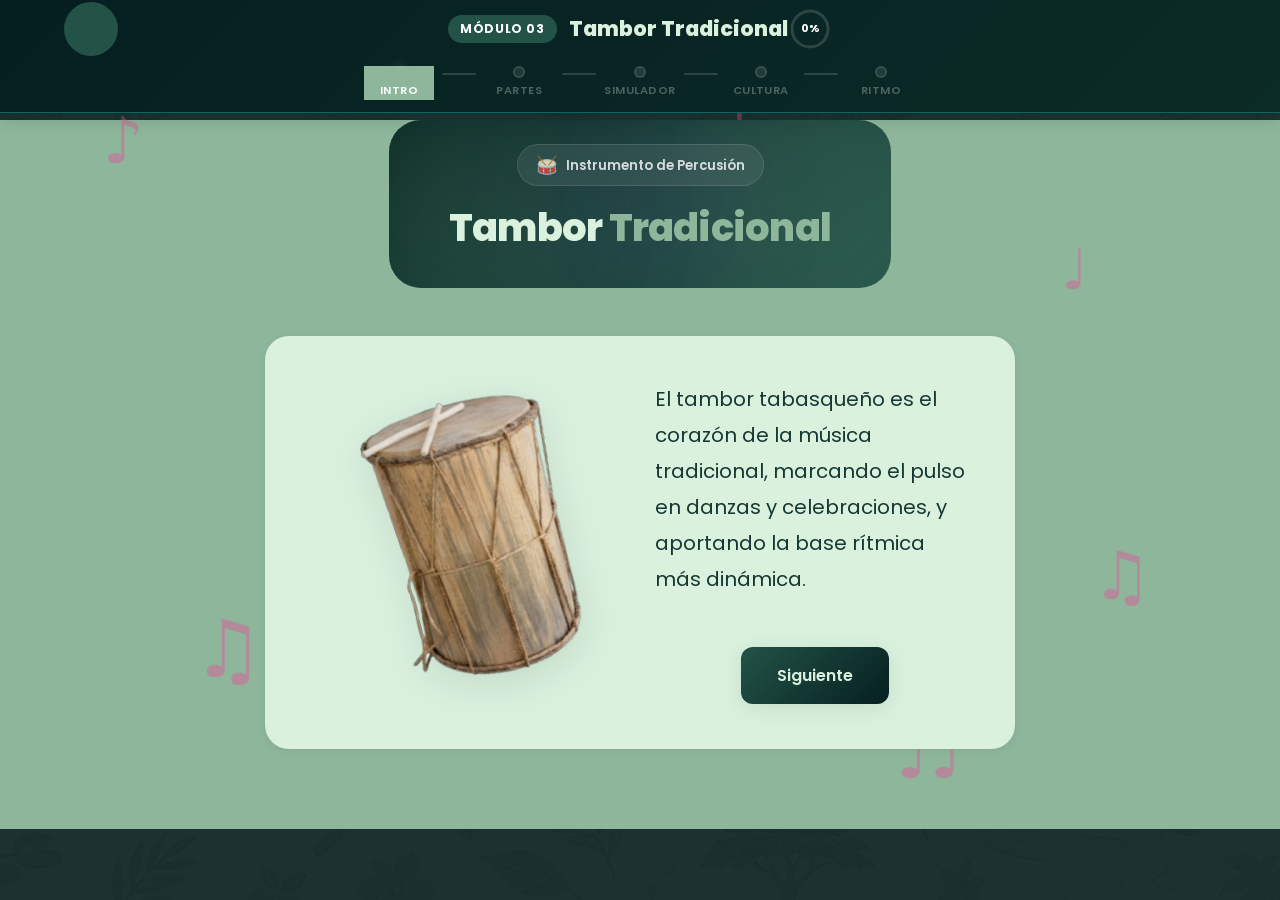
<file: module3.html>
<!DOCTYPE html>
<html lang="es">

<head>
    <meta charset="UTF-8">
    <meta name="viewport" content="width=device-width, initial-scale=1.0">
    <meta name="description" content="Módulo 3 — Tambor Tradicional. Curso interactivo de instrumentos de Tabasco.">
    <title>Módulo 3 — Tambor Tradicional | Conozcamos Tabasco</title>
    <link rel="preconnect" href="https://fonts.googleapis.com">
    <link rel="preconnect" href="https://fonts.gstatic.com" crossorigin>
    <link href="https://fonts.googleapis.com/css2?family=Outfit:wght@300;400;500;600;700;800;900&display=swap" rel="stylesheet">
    <link rel="stylesheet" href="module1.css">
    <link rel="stylesheet" href="module3.css">
</head>

<body>
    <!-- ===== Toolbar ===== -->
    <nav class="toolbar" id="toolbar">
        <div class="toolbar-container">
            <button class="toolbar-back" id="btnBack" aria-label="Volver al curso">
                <span>Volver</span>
            </button>
            <div class="toolbar-center">
                <div class="toolbar-module-badge">Módulo 03</div>
                <h1 class="toolbar-title">Tambor Tradicional</h1>
            </div>
            <div class="toolbar-progress">
                <div class="progress-ring" id="progressRing">
                    <svg viewBox="0 0 44 44">
                        <circle cx="22" cy="22" r="18" fill="none" stroke="rgba(255,255,255,0.15)" stroke-width="3" />
                        <circle cx="22" cy="22" r="18" fill="none" stroke="url(#progGrad)" stroke-width="3" stroke-linecap="round" stroke-dasharray="113.1" stroke-dashoffset="113.1" id="progressCircle" />
                        <defs>
                            <linearGradient id="progGrad" x1="0" y1="0" x2="44" y2="44">
                                <stop offset="0%" stop-color="#3b82f6" />
                                <stop offset="100%" stop-color="#10b981" />
                            </linearGradient>
                        </defs>
                    </svg>
                    <span class="progress-text" id="progressText">0%</span>
                </div>
            </div>
        </div>
        <!-- Step indicators -->
        <div class="toolbar-steps">
            <div class="step active" data-step="1">
                <div class="step-dot"></div>
                <span>Intro</span>
            </div>
            <div class="step-line"></div>
            <div class="step" data-step="2">
                <div class="step-dot"></div>
                <span>Partes</span>
            </div>
            <div class="step-line"></div>
            <div class="step" data-step="3">
                <div class="step-dot"></div>
                <span>Simulador</span>
            </div>
            <div class="step-line"></div>
            <div class="step" data-step="4">
                <div class="step-dot"></div>
                <span>Cultura</span>
            </div>
            <div class="step-line"></div>
            <div class="step" data-step="5">
                <div class="step-dot"></div>
                <span>Ritmo</span>
            </div>
        </div>
    </nav>

    <!-- ===== Main Content ===== -->
    <main class="module-main">
        <div class="music-notes-bg">
            <span class="note note-1">♪</span>
            <span class="note note-2">♫</span>
            <span class="note note-3">♩</span>
            <span class="note note-4">♬</span>
            <span class="note note-5">♪</span>
            <span class="note note-6">♫</span>
            <span class="note note-7">♩</span>
            <span class="note note-8">♬</span>
            <span class="note note-9">♪</span>
            <span class="note note-10">♫</span>
        </div>

        <!-- ===== Section 1: Intro ===== -->
        <section class="content-section active" id="sectionIntro">
            <div class="section-container">
                <div class="context-hero module3-hero">
                    <div class="context-hero-bg">
                        <div class="ctx-shape ctx-shape-1"></div>
                        <div class="ctx-shape ctx-shape-2"></div>
                        <div class="ctx-shape ctx-shape-3"></div>
                    </div>
                    <div class="context-hero-content">
                        <div class="context-badge">
                            <span class="badge-icon">🥁</span>
                            Instrumento de Percusión
                        </div>
                        <h2 class="context-title">Tambor <span class="gradient-text" style="--tw-gradient-from: #ef4444; --tw-gradient-to: #b91c1c;">Tradicional</span></h2>
                    </div>
                </div>

                <div class="intro-content fade-up">
                    <div class="intro-image-container">
                        <img src="Tambor.png" alt="Tambor Tradicional" class="intro-img" onerror="this.src='https://placehold.co/400x400?text=Tambor+Tradicional'; this.classList.add('placeholder-img')">
                    </div>
                    <div class="intro-text-card">
                        <p class="intro-text">
                            El tambor tabasqueño es el corazón de la música tradicional, marcando el pulso en danzas y celebraciones, y aportando la base rítmica más dinámica.
                        </p>
                        <div class="section-action">
                            <button class="btn-continue" id="btnContinueToParts">
                                <span>Siguiente</span>
                                
                            </button>
                        </div>
                    </div>
                </div>
            </div>
        </section>

        <!-- ===== Section 2: Partes del tambor ===== -->
        <section class="content-section" id="sectionParts">
            <div class="section-container">
                <div class="section-intro">
                    <div class="section-intro-badge red">
                        <svg viewBox="0 0 24 24" fill="none" stroke="currentColor" stroke-width="2">
                            <path d="M12 22s8-4 8-10V5l-8-3-8 3v7c0 6 8 10 8 10z" />
                        </svg>
                        Estructura
                    </div>
                    <h2 class="section-intro-title">Partes del tambor</h2>
                    <p class="section-intro-desc">Descubre los elementos que componen el instrumento interactuando con ellos.</p>
                </div>

                <div class="interactive-image-container">
                    <img src="Tambor.png" alt="Partes del Tambor" class="interactive-img" onerror="this.src='https://placehold.co/600x400?text=Tambor+Tradicional';">

                    <button class="hotspot" id="hsCuerpo" style="top: 65%; left: 48%;" data-info="Cuerpo de madera">
                        <span class="hotspot-pulse"></span>
                        <span class="hotspot-dot"></span>
                    </button>
                    <button class="hotspot" id="hsParche" style="top: 26%; left: 55%;" data-info="Parche">
                        <span class="hotspot-pulse"></span>
                        <span class="hotspot-dot"></span>
                    </button>
                    <button class="hotspot" id="hsCuerdas" style="top: 48%; left: 64%;" data-info="Cuerdas o amarres">
                        <span class="hotspot-pulse"></span>
                        <span class="hotspot-dot"></span>
                    </button>
                    <button class="hotspot" id="hsBaquetas" style="top: 22%; left: 40%;" data-info="Baquetas o manos">
                        <span class="hotspot-pulse"></span>
                        <span class="hotspot-dot"></span>
                    </button>

                    <div class="hotspot-info-panel" id="hotspotInfoPanel">
                        <h4 id="hsTitle">Selecciona un punto</h4>
                        <p id="hsDesc">Explora la imagen para conocer más.</p>
                    </div>
                </div>

                <div class="section-action mt-8">
                    <button class="btn-continue" id="btnContinueToSimulador" disabled>
                        <span>Siguiente</span>
                        
                    </button>
                </div>
            </div>
        </section>

        <!-- ===== Section 3: Simulador Básico ===== -->
        <section class="content-section" id="sectionSimulador">
            <div class="section-container">
                <div class="section-intro">
                    <div class="section-intro-badge amber">
                        <svg viewBox="0 0 24 24" fill="none" stroke="currentColor" stroke-width="2">
                            <polygon points="11 5 6 9 2 9 2 15 6 15 11 19 11 5" />
                            <path d="M19.07 4.93a10 10 0 0 1 0 14.14M15.54 8.46a5 5 0 0 1 0 7.07" />
                        </svg>
                        Simulador interactivo
                    </div>
                    <h2 class="section-intro-title">¡Toca el Tambor!</h2>
                    <p class="section-intro-desc">El tambor produce sonidos distintos dependiendo de dónde lo golpees. Presiona las 3 zonas para experimentar.</p>
                </div>

                <div class="simulator-container">
                    <div class="drum-pad-wrapper">
                        <!-- Círculo que representa el tambor -->
                        <div class="drum-surface">
                            <button class="drum-zone zone-center" data-sound="grave" id="padCenter">
                                <span>Centro (Grave)</span>
                            </button>
                            <button class="drum-zone zone-edge" data-sound="medio" id="padEdge">
                                <span>Orilla (Medio)</span>
                            </button>
                            <button class="drum-zone zone-soft" data-sound="ligero" id="padSoft">
                                <span>Golpe Suave (Ligero)</span>
                            </button>
                        </div>
                    </div>
                    
                    <div class="simulator-feedback" id="simFeedback">
                        <span class="sim-tag">¡Explora!</span>
                        Toca las tres zonas distintas para continuar.
                    </div>
                </div>

                <div class="section-action mt-8">
                    <button class="btn-continue" id="btnContinueToCultura" disabled>
                        <span>Siguiente</span>
                        
                    </button>
                </div>
            </div>
        </section>

        <!-- ===== Section 4: Cápsula Cultural ===== -->
        <section class="content-section" id="sectionCultura">
            <div class="section-container">
                <div class="section-intro">
                    <div class="section-intro-badge blue">
                        <svg viewBox="0 0 24 24" fill="none" stroke="currentColor" stroke-width="2">
                            <circle cx="12" cy="12" r="10" />
                            <line x1="12" y1="16" x2="12" y2="12" />
                            <line x1="12" y1="8" x2="12.01" y2="8" />
                        </svg>
                        Cápsula Cultural
                    </div>
                    <h2 class="section-intro-title">El latido de la comunidad</h2>
                </div>

                <div class="cultura-card fade-up">
                    <div class="cultura-visual">
                        <video src="Danza.mp4" autoplay loop muted playsinline class="cultura-video"></video>
                    </div>
                    <div class="cultura-text">
                        <p>El tambor acompaña danzas y celebraciones tradicionales.</p>
                        <p>Su sonido fuerte y grave <strong>marca el ritmo colectivo</strong> y fortalece la identidad cultural de los pueblos, sirviendo como un elemento que une a las personas al compás de su tradición.</p>
                    </div>
                </div>

                <div class="section-action mt-8">
                    <button class="btn-continue" id="btnContinueToRitmo">
                        <span>Siguiente</span>
                        
                    </button>
                </div>
            </div>
        </section>

        <!-- ===== Section 5: Repite el Ritmo ===== -->
        <section class="content-section" id="sectionRitmo">
            <div class="section-container">
                <div class="section-intro">
                    <div class="section-intro-badge red">
                        <svg viewBox="0 0 24 24" fill="none" stroke="currentColor" stroke-width="2">
                            <polyline points="22 12 18 12 15 21 9 3 6 12 2 12" />
                        </svg>
                        Juego Rítmico
                    </div>
                    <h2 class="section-intro-title">Repite el Ritmo</h2>
                    <p class="section-intro-desc">Supera los 4 niveles repitiendo exactamente los patrones sonoros que escuches. A medida que avanzas, la complejidad aumenta.</p>
                </div>

                <div class="rhythm-game-container">
                    <div class="level-indicator" id="levelIndicator" style="font-weight: bold; margin-bottom: 10px; color: var(--purple);">
                        Nivel 1 de 4
                    </div>
                    
                    <div class="sequence-display-box" id="sequenceDisplayBox" style="border: 2px solid #16a34a; padding: 20px; margin-bottom: 30px; border-radius: var(--radius-sm); min-height: 80px; display: flex; align-items: center; justify-content: center;">
                        <h3 id="sequenceStatusText" style="text-align: center; text-transform: uppercase; letter-spacing: 2px; margin: 0;">Secuencia</h3>
                        <div class="rhythm-dots" id="rhythmDots" style="display: none; justify-content: center; gap: 15px; margin: 0;">
                            <!-- Dots will be generated here -->
                        </div>
                    </div>
                    
                    <div class="rhythm-status" id="rhythmStatus" style="font-size: 1.2rem; font-weight: bold; text-align: center; margin-bottom: 20px;">
                        Haz clic en "Escuchar" para conocer el patrón.
                    </div>

                    <div style="text-align: center; margin-bottom: 30px;">
                        <button class="btn-play-rhythm" id="btnPlayPattern" style="background: var(--red); color: white; padding: 12px 24px; border-radius: var(--radius-sm); border: none; font-weight: bold; cursor: pointer; display: inline-flex; align-items: center; gap: 8px; font-size: 1.1rem;">
                            <svg viewBox="0 0 24 24" fill="currentColor" width="20" height="20"><path d="M8 5v14l11-7z"/></svg>
                            Escuchar Ritmo
                        </button>
                    </div>

                    <div class="rhythm-pads">
                        <button class="rhythm-pad" data-pad="tum" id="padTum" disabled>
                            <img src="Tamborcito.png" alt="Tambor Tum" class="pad-img">
                            <span class="color-dot dot-tum"></span>
                        </button>
                        <button class="rhythm-pad" data-pad="ta" id="padTa" disabled>
                            <img src="Tamborcito.png" alt="Tambor Ta" class="pad-img">
                            <span class="color-dot dot-ta"></span>
                        </button>
                        <button class="rhythm-pad" data-pad="pa" id="padPa" disabled>
                            <img src="Tamborcito.png" alt="Tambor Pa" class="pad-img">
                            <span class="color-dot dot-pa"></span>
                        </button>
                        <button class="rhythm-pad" data-pad="ti" id="padTi" disabled>
                            <img src="Tamborcito.png" alt="Tambor Ti" class="pad-img">
                            <span class="color-dot dot-ti"></span>
                        </button>
                    </div>

                    <div class="sort-feedback" id="rhythmFeedback"></div>
                </div>

                <!-- Quiz Results -->
                <div class="quiz-results" id="quizResults" style="display:none; margin-top: 2rem;">
                    <div class="results-card">
                        <div class="results-icon">
                            <svg viewBox="0 0 24 24" fill="none" stroke="currentColor" stroke-width="2">
                                <path d="M22 11.08V12a10 10 0 1 1-5.93-9.14" />
                                <polyline points="22 4 12 14.01 9 11.01" />
                            </svg>
                        </div>
                        <h2 class="results-title">¡Módulo Completado!</h2>
                        <p class="results-subtitle">Has finalizado con éxito el Módulo del Tambor Tradicional.</p>
                        <button class="btn-finish" id="btnFinish">
                            <span>Volver al Curso</span>
                        </button>
                    </div>
                </div>

            </div>
        </section>

    </main>

    <!-- Confetti Canvas -->
    <canvas id="confettiCanvas"></canvas>

    <script src="ui-sounds.js"></script>
    <script src="module3.js"></script>
</body>

</html>
</file>
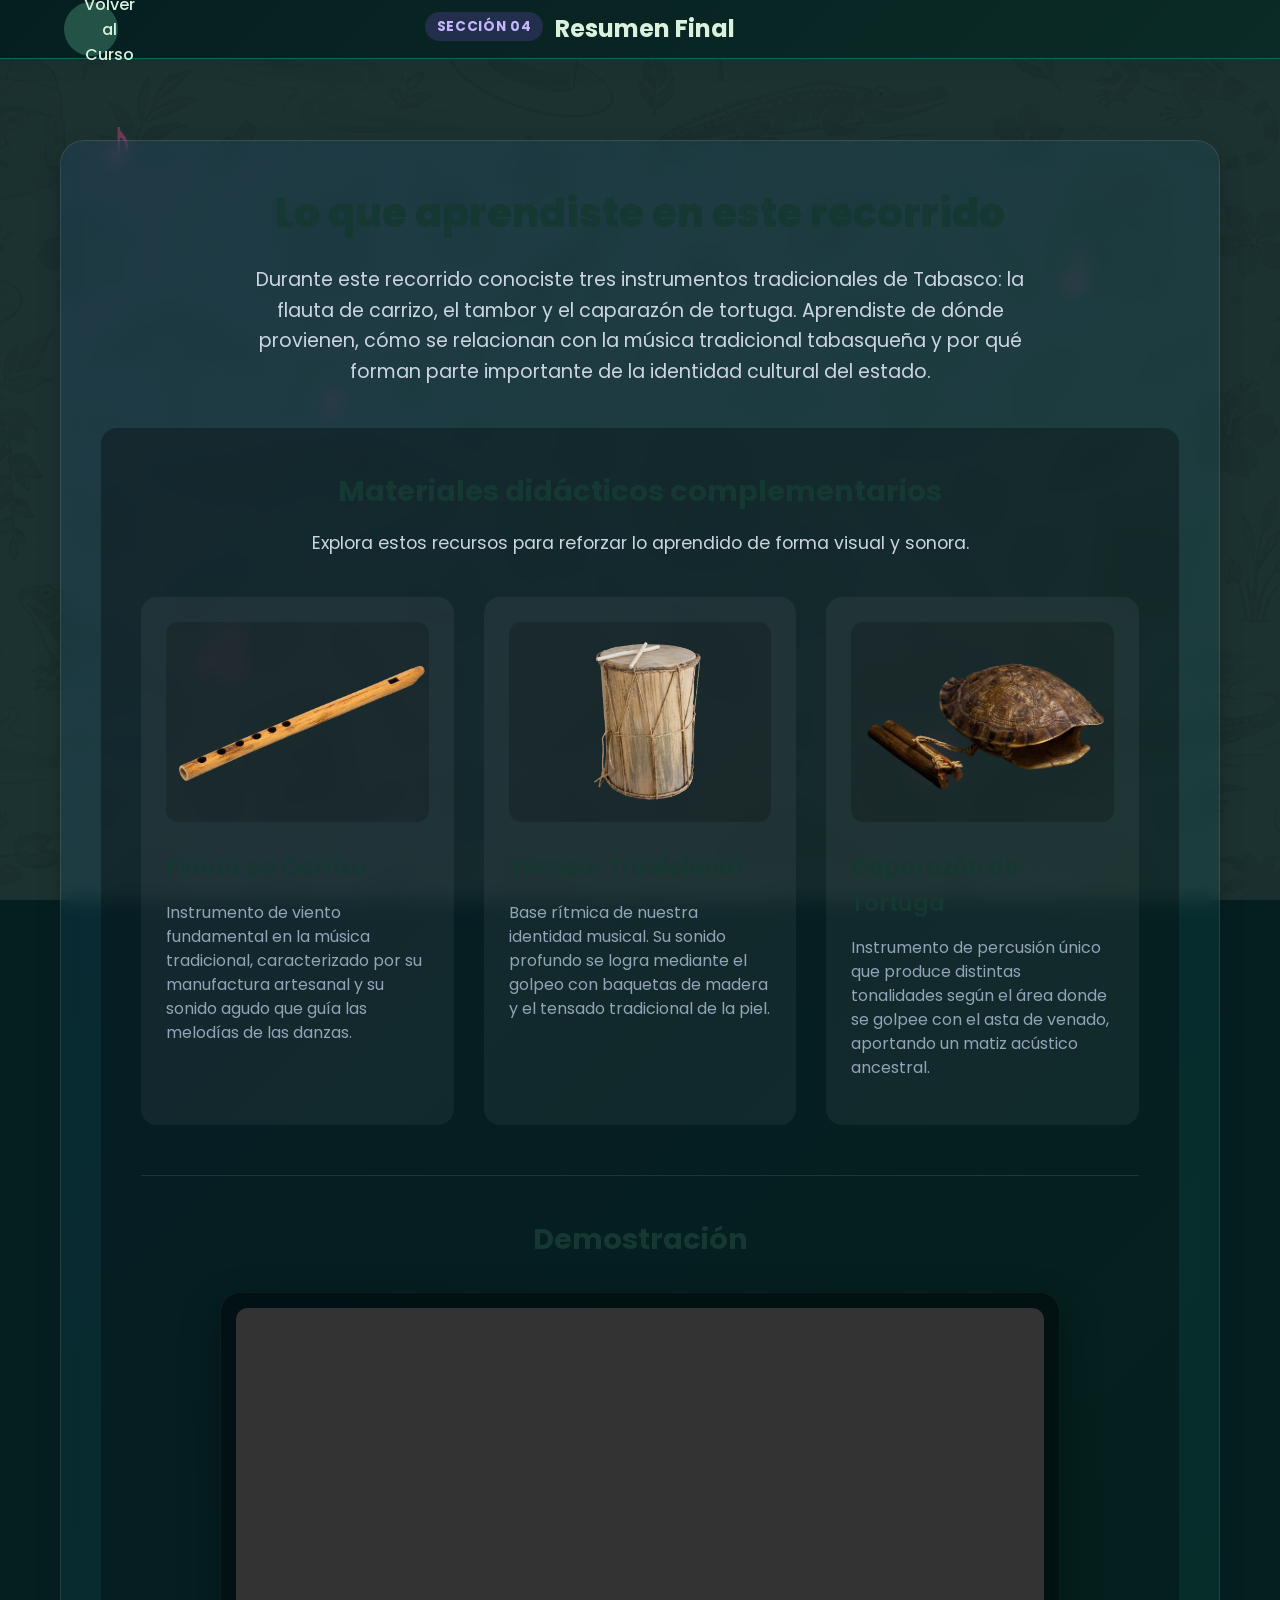
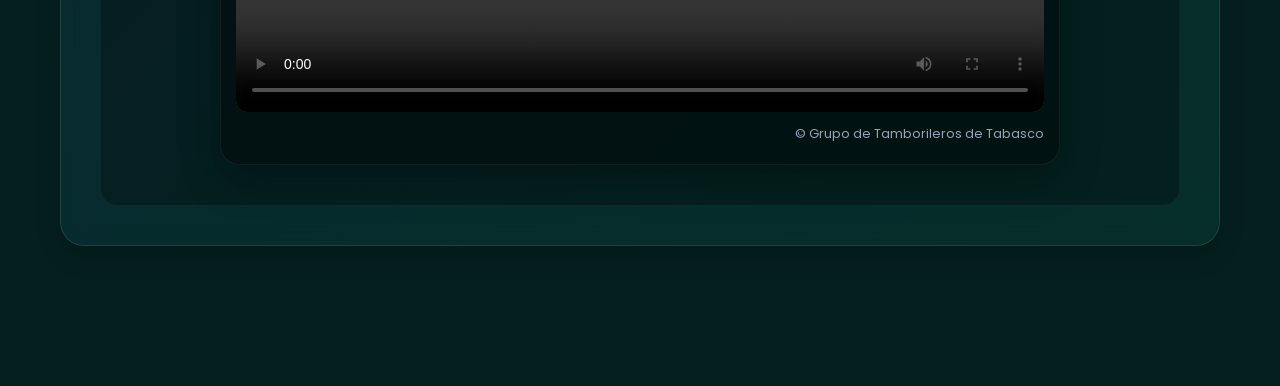
<file: resumen.html>
<!DOCTYPE html>
<html lang="es">

<head>
    <meta charset="UTF-8">
    <meta name="viewport" content="width=device-width, initial-scale=1.0">
    <meta name="description" content="Módulo 4 — Resumen del Curso interactivo de instrumentos de Tabasco.">
    <title>Resumen Final | Conozcamos Tabasco</title>
    <link rel="preconnect" href="https://fonts.googleapis.com">
    <link rel="preconnect" href="https://fonts.gstatic.com" crossorigin>
    <link href="https://fonts.googleapis.com/css2?family=Outfit:wght@300;400;500;600;700;800;900&display=swap"
        rel="stylesheet">
    <link rel="stylesheet" href="module1.css">
    <style>
        .resumen-container {
            position: relative;
            z-index: 1;
            margin: 40px auto;
            max-width: 1200px;
            background: linear-gradient(135deg, rgba(59, 130, 246, 0.1), rgba(16, 185, 129, 0.1));
            border: 1px solid rgba(255, 255, 255, 0.1);
            border-radius: 24px;
            padding: 40px;
            box-shadow: 0 10px 25px rgba(0, 0, 0, 0.2);
            text-align: center;
            backdrop-filter: blur(10px);
        }

        body {
            background: #0f172a;
            color: white;
            margin: 0;
            font-family: 'Poppins', sans-serif;
        }

        .resource-card {
            background: rgba(255, 255, 255, 0.05);
            border-radius: 16px;
            padding: 25px;
            transition: transform 0.4s cubic-bezier(0.4, 0, 0.2, 1), box-shadow 0.4s ease;
            cursor: pointer;
        }

        .resource-card:hover {
            transform: translateY(-8px);
            box-shadow: 0 12px 30px rgba(0, 0, 0, 0.3);
            border-color: rgba(255, 255, 255, 0.2);
        }

        .resource-card img {
            width: 100%;
            height: 200px;
            object-fit: contain;
            margin-bottom: 20px;
            border-radius: 12px;
            background: rgba(0, 0, 0, 0.2);
            transition: transform 0.5s cubic-bezier(0.34, 1.56, 0.64, 1);
        }

        .resource-card:hover img {
            transform: scale(1.12) translateY(-6px) rotate(-3deg);
        }
    </style>
</head>

<body>
    <!-- ===== Toolbar ===== -->
    <nav class="toolbar" id="toolbar">
        <div class="toolbar-container">
            <button class="toolbar-back" id="btnBack" aria-label="Volver al curso"
                style="display: flex; align-items: center; gap: 8px; background: rgba(255,255,255,0.1); border: none; padding: 10px 20px; border-radius: 50px; color: white; cursor: pointer; transition: 0.3s; font-family: inherit; font-size: 1rem;">
                <span>Volver al Curso</span>
            </button>
            <div class="toolbar-center">
                <div class="toolbar-module-badge"
                    style="background: rgba(139,92,246,0.2); color: #c4b5fd; padding: 4px 12px; border-radius: 20px; font-size: 0.85rem; font-weight: 700; margin-bottom: 5px;">
                    Sección 04</div>
                <h1 class="toolbar-title" style="margin: 0; font-size: 1.5rem; font-weight: 700;">Resumen Final</h1>
            </div>
            <div style="width: 120px;"></div>
        </div>
    </nav>

    <!-- ===== Main Content ===== -->
    <main class="module-main" style="padding-top: 100px; padding-bottom: 100px; min-height: 100vh;">
        <div class="music-notes-bg">
            <span class="note note-1">♪</span>
            <span class="note note-2">♫</span>
            <span class="note note-3">♩</span>
            <span class="note note-4">♬</span>
            <span class="note note-5">♪</span>
        </div>

        <div class="container" style="padding: 0 20px;">
            <div class="resumen-container">
                <h2 style="font-size: 2.5rem; font-weight: 800; color: #fff; margin-bottom: 20px;">Lo que aprendiste en
                    este recorrido</h2>
                <p style="font-size: 1.2rem; color: #cbd5e1; max-width: 800px; margin: 0 auto 40px; line-height: 1.6;">
                    Durante este recorrido conociste tres instrumentos tradicionales de Tabasco: la flauta de carrizo,
                    el tambor y el caparazón de tortuga. Aprendiste de dónde provienen, cómo se relacionan con la música
                    tradicional tabasqueña y por qué forman parte importante de la identidad cultural del estado.
                </p>

                <div
                    style="background: rgba(0,0,0,0.3); border-radius: 16px; padding: 40px; margin-top: 30px; text-align: left;">
                    <h3
                        style="font-size: 1.8rem; font-weight: 700; color: #fff; margin-bottom: 15px; text-align: center;">
                        Materiales didácticos complementarios</h3>
                    <p style="font-size: 1.1rem; color: #cbd5e1; margin-bottom: 40px; text-align: center;">Explora estos
                        recursos para reforzar lo aprendido de forma visual y sonora.</p>

                    <div style="display: grid; grid-template-columns: repeat(auto-fit, minmax(280px, 1fr)); gap: 30px;">
                        <!-- Flauta -->
                        <div class="resource-card">
                            <img src="Flauta.webp" alt="Flauta de Carrizo">
                            <h4
                                style="color: #60a5fa; font-size: 1.4rem; font-weight: 600; margin-bottom: 15px; margin-top:0;">
                                Flauta de Carrizo</h4>
                            <p style="font-size: 1rem; color: #94a3b8; margin-bottom: 20px; line-height: 1.5;">
                                Instrumento de viento fundamental en la música
                                tradicional, caracterizado por su manufactura artesanal y su sonido agudo que guía las
                                melodías de las danzas.</p>
                        </div>

                        <!-- Tambor -->
                        <div class="resource-card">
                            <img src="Tambor.png" alt="Tambor Tradicional">
                            <h4
                                style="color: #f87171; font-size: 1.4rem; font-weight: 600; margin-bottom: 15px; margin-top:0;">
                                Tambor Tradicional</h4>
                            <p style="font-size: 1rem; color: #94a3b8; margin-bottom: 20px; line-height: 1.5;">Base
                                rítmica de nuestra identidad musical.
                                Su sonido profundo se logra mediante el golpeo con baquetas de madera y el tensado
                                tradicional de la piel.</p>
                        </div>

                        <!-- Caparazón -->
                        <div class="resource-card">
                            <img src="Caparazon.png" alt="Caparazón de Tortuga">
                            <h4
                                style="color: #34d399; font-size: 1.4rem; font-weight: 600; margin-bottom: 15px; margin-top:0;">
                                Caparazón de Tortuga</h4>
                            <p style="font-size: 1rem; color: #94a3b8; margin-bottom: 20px; line-height: 1.5;">
                                Instrumento de percusión único que produce distintas
                                tonalidades según el área donde se golpee con el asta de venado, aportando un matiz
                                acústico ancestral.</p>
                        </div>
                    </div>

                    <!-- Single Video Showcase -->
                    <div
                        style="margin-top: 50px; text-align: center; border-top: 1px solid rgba(255,255,255,0.1); padding-top: 40px;">
                        <h3 style="font-size: 1.8rem; font-weight: 700; color: #fff; margin-bottom: 30px;">
                            Demostración</h3>
                        <div
                            style="max-width: 840px; margin: 0 auto; background: rgba(0,0,0,0.4); padding: 15px; border-radius: 20px; border: 1px solid rgba(255,255,255,0.05); box-shadow: 0 15px 40px rgba(0,0,0,0.3);">
                            <video src="TAMBORILEROS.mp4" controls
                                style="width: 100%; border-radius: 12px; display: block; outline: none;"></video>
                            <p style="font-size: 0.8rem; color: #94a3b8; margin: 12px 0 4px 0; text-align: right;">
                                © Grupo de Tamborileros de Tabasco
                            </p>
                        </div>
                    </div>
                </div>
            </div>
        </div>
    </main>
    <script src="ui-sounds.js"></script>
    <script>
        document.getElementById('btnBack').addEventListener('click', () => {
            if (window.playUIEntry) {
                window.playUIEntry();
                setTimeout(() => window.location.href = 'course.html', 300);
            } else {
                window.location.href = 'course.html';
            }
        });
    </script>
</body>

</html>
</file>
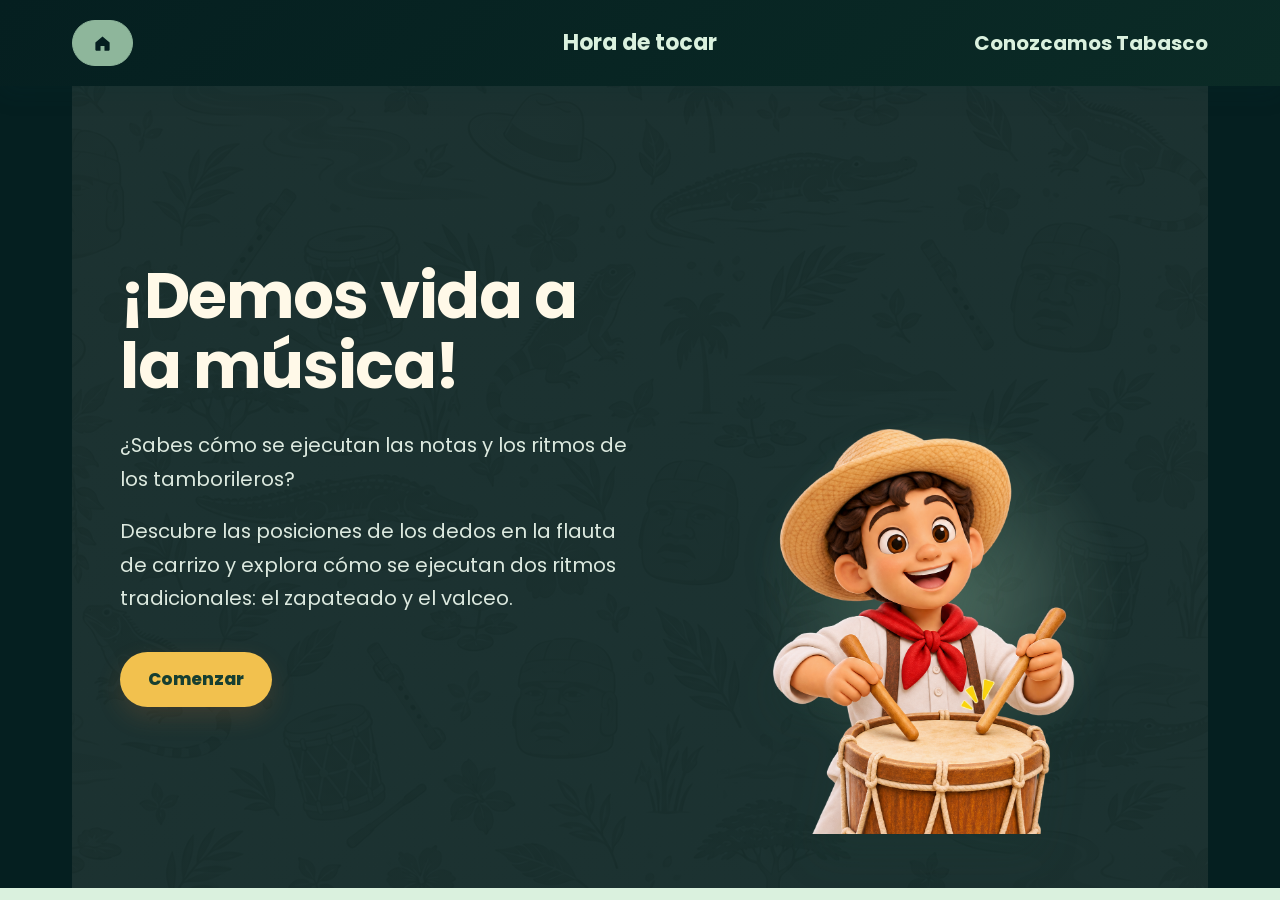
<file: sonidos.html>
<!doctype html>
<html lang="es">
<head>
    <meta charset="utf-8">
    <meta name="viewport" content="width=device-width, initial-scale=1">
    <meta name="description" content="Aprende a tocar ritmos de la flauta de carrizo y el tambor tradicional de Tabasco.">
    <title>Hora de tocar | Conozcamos Tabasco</title>
    <link rel="preconnect" href="https://fonts.googleapis.com">
    <link rel="preconnect" href="https://fonts.gstatic.com" crossorigin>
    <link href="https://fonts.googleapis.com/css2?family=Outfit:wght@400;500;600;700;800&display=swap" rel="stylesheet">
    <link rel="stylesheet" href="recorrido.css">
    <script src="recorrido.js" defer></script>
    <link rel="stylesheet" href="cultural-design.css">
</head>
<body data-module="sonidos">
    <a class="skip" href="#contenido">Saltar al contenido</a>
    <header class="site-header">
        <div class="header-inner">
            <a class="back" href="course.html#mapa" aria-label="Volver al inicio"><svg viewBox="0 0 24 24" aria-hidden="true"><path d="M3 10.8 12 3l9 7.8v9.2a1 1 0 0 1-1 1h-5.5v-6h-5v6H4a1 1 0 0 1-1-1v-9.2Z"/></svg></a>
            <span class="page-title">Hora de tocar</span>
            <a class="brand" href="course.html">Conozcamos Tabasco</a>
        </div>
    </header>
    <main class="experience" id="contenido">
        <section class="module-banner">
            <div><div class="intro"><h1>Hora de tocar</h1><p class="muted">Elige un instrumento y descubre sus ritmos y formas de ejecución.</p></div></div>
            <div class="banner-art"><img src="Tocar.jpg" alt="Músico tocando la flauta de carrizo"></div>
        </section>
        <section class="sound-options" aria-label="Elige un instrumento para aprender">
            <a class="sound-option-card sound-option-flute" href="module1.html" aria-label="Aprender ritmos de la flauta de carrizo"><div class="sound-option-art"><img src="Flauta.webp" alt="Flauta de carrizo"></div><div class="sound-option-content"><h2>Flauta de carrizo</h2><span class="sound-option-cta">Aprender a tocar</span></div></a>
            <a class="sound-option-card sound-option-drum" href="TamborToque.html" aria-label="Aprender ritmos del tambor tradicional"><div class="sound-option-art"><img src="Tamboril.png" alt="Tambor tradicional"></div><div class="sound-option-content"><h2>Tambor tradicional</h2><span class="sound-option-cta">Aprender a tocar</span></div></a>
        </section>
    </main>
    <footer class="page-end">Conozcamos Tabasco · Explora a tu ritmo</footer>
</body>
</html>
</file>
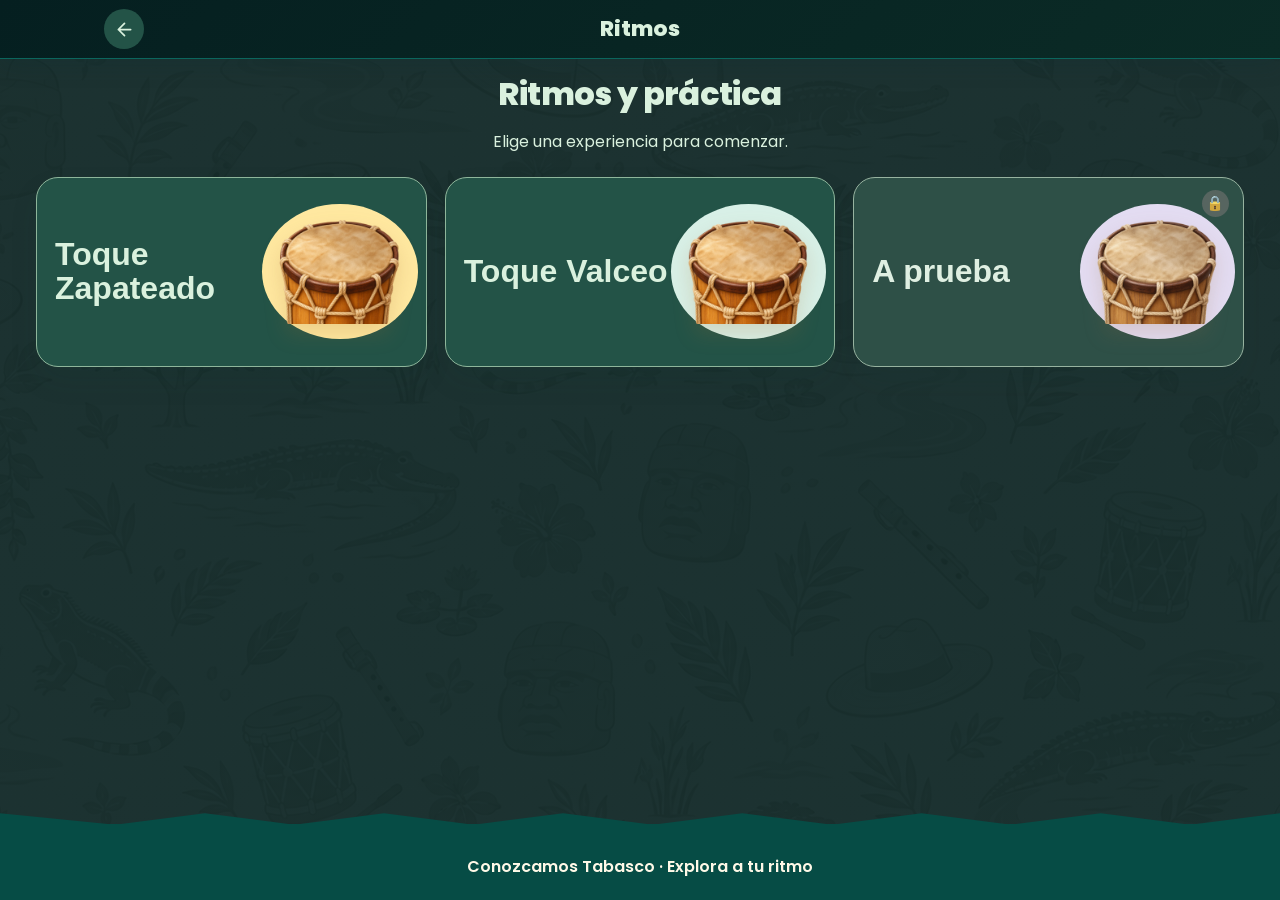
<file: TamborToque.html>
<!DOCTYPE html>
<html lang="es">

<head>
    <meta charset="UTF-8">
    <meta name="viewport" content="width=device-width, initial-scale=1.0">
    <meta name="description" content="Módulo 3 — Tambor Tradicional. Curso interactivo de instrumentos de Tabasco.">
    <title>TamborToque — Ritmo Zapateado | Conozcamos Tabasco</title>
    <link rel="preconnect" href="https://fonts.googleapis.com">
    <link rel="preconnect" href="https://fonts.gstatic.com" crossorigin>
    <link href="https://fonts.googleapis.com/css2?family=Outfit:wght@300;400;500;600;700;800;900&display=swap" rel="stylesheet">
    <link rel="stylesheet" href="module1.css">
    <link rel="stylesheet" href="module3.css">
    <link rel="stylesheet" href="tambor-toque.css">
</head>

<body class="module3-simulator-only">
    <!-- ===== Toolbar ===== -->
    <nav class="toolbar" id="toolbar">
        <div class="toolbar-container">
            <button class="toolbar-back" id="btnBack" aria-label="Volver a sonidos">
                <svg viewBox="0 0 24 24" aria-hidden="true"><path d="M19 12H5m7-7-7 7 7 7"/></svg>
            </button>
            <button class="toolbar-menu" id="btnMenu" aria-label="Volver al menú de Ritmos">
                <svg viewBox="0 0 24 24" aria-hidden="true"><rect x="3" y="3" width="7" height="7" rx="1"/><rect x="14" y="3" width="7" height="7" rx="1"/><rect x="3" y="14" width="7" height="7" rx="1"/><rect x="14" y="14" width="7" height="7" rx="1"/></svg>
            </button>
            <div class="toolbar-center">
                <div class="toolbar-module-badge">Módulo 03</div>
                <h1 class="toolbar-title">Ritmos</h1>
            </div>
            <div class="toolbar-progress">
                <div class="progress-ring" id="progressRing">
                    <svg viewBox="0 0 44 44">
                        <circle cx="22" cy="22" r="18" fill="none" stroke="rgba(255,255,255,0.15)" stroke-width="3" />
                        <circle cx="22" cy="22" r="18" fill="none" stroke="url(#progGrad)" stroke-width="3" stroke-linecap="round" stroke-dasharray="113.1" stroke-dashoffset="113.1" id="progressCircle" />
                        <defs>
                            <linearGradient id="progGrad" x1="0" y1="0" x2="44" y2="44">
                                <stop offset="0%" stop-color="#3b82f6" />
                                <stop offset="100%" stop-color="#10b981" />
                            </linearGradient>
                        </defs>
                    </svg>
                    <span class="progress-text" id="progressText">0%</span>
                </div>
            </div>
        </div>
        <!-- Step indicators -->
        <div class="toolbar-steps">
            <div class="step active" data-step="1">
                <div class="step-dot"></div>
                <span>Intro</span>
            </div>
            <div class="step-line"></div>
            <div class="step" data-step="2">
                <div class="step-dot"></div>
                <span>Partes</span>
            </div>
            <div class="step-line"></div>
            <div class="step" data-step="3">
                <div class="step-dot"></div>
                <span>Simulador</span>
            </div>
            <div class="step-line"></div>
            <div class="step" data-step="4">
                <div class="step-dot"></div>
                <span>Cultura</span>
            </div>
            <div class="step-line"></div>
            <div class="step" data-step="5">
                <div class="step-dot"></div>
                <span>Ritmo</span>
            </div>
        </div>
    </nav>

    <!-- ===== Main Content ===== -->
    <main class="module-main">
        <div class="music-notes-bg">
            <span class="note note-1">♪</span>
            <span class="note note-2">♫</span>
            <span class="note note-3">♩</span>
            <span class="note note-4">♬</span>
            <span class="note note-5">♪</span>
            <span class="note note-6">♫</span>
            <span class="note note-7">♩</span>
            <span class="note note-8">♬</span>
            <span class="note note-9">♪</span>
            <span class="note note-10">♫</span>
        </div>

        <!-- ===== Menú principal ===== -->
        <section class="tambor-menu-section" id="tamborMenu" aria-labelledby="tamborMenuTitle">
            <div class="section-container tambor-menu-container">
                <div class="tambor-demo-heading">
                    <h2 class="section-intro-title" id="tamborMenuTitle">Ritmos y práctica</h2>
                    <p class="section-intro-desc">Elige una experiencia para comenzar.</p>
                </div>
                <div class="tambor-menu-grid">
                    <button type="button" class="tambor-menu-card" data-open-view="zapateado">
                        <span class="menu-card-copy"><span class="menu-card-title">Toque Zapateado</span></span>
                        <span class="menu-card-visual menu-visual-drum"><img src="TamborToque-tambor-nuevo.png" alt=""></span>
                    </button>
                    <button type="button" class="tambor-menu-card" data-open-view="valceo">
                        <span class="menu-card-copy"><span class="menu-card-title">Toque Valceo</span></span>
                        <span class="menu-card-visual menu-visual-music"><img src="TamborToque-tambor-nuevo.png" alt=""></span>
                    </button>
                    <button type="button" class="tambor-menu-card" data-open-view="game">
                        <span class="menu-card-copy"><span class="menu-card-title">A prueba</span></span><span class="menu-card-visual menu-visual-trophy"><img src="TamborToque-tambor-nuevo.png" alt=""></span>
                    </button>
                </div>
            </div>
            <div class="tambor-menu-footer" aria-label="Mensaje cultural">
                <p>Conozcamos Tabasco · Explora a tu ritmo</p>
            </div>
        </section>

        <!-- ===== Demostración: Ritmo Zapateado ===== -->
        <section class="content-section active tambor-demo-section tambor-view-section" id="tamborDemo" aria-label="Demostración del ritmo seleccionado">
            <div class="section-container tambor-demo-container">
                <div class="zapateado-card" data-rhythm="zapateado">
                    <h3 class="rhythm-card-title">Zapateado</h3>
                    <div class="drum-stage" aria-label="Tambor tradicional visto desde arriba con dos baquetas">
                        <div class="drum-crop">
                            <img class="zapateado-drum" src="TamborToque-tambor-nuevo.png" alt="Tambor hembra tradicional de Tabasco visto desde arriba">
                            <div class="stick stick-right" aria-hidden="true"><span></span></div>
                            <div class="stick stick-left" aria-hidden="true"><span></span></div>
                            <div class="hit-ripple" aria-hidden="true"></div>
                        </div>
                    </div>

                    <div class="zapateado-sequence" aria-label="Secuencia del ritmo">
                        <div class="sequence-groups"></div>
                        <p class="hand-legend"><span>D</span> mano derecha <span>I</span> mano izquierda</p>
                    </div>

                    <div class="demo-controls" aria-label="Controles de reproducción">
                        <button type="button" class="demo-control primary" id="zapPlay">Reproducir</button>
                        <button type="button" class="demo-control" id="zapPause">Pausar</button>
                        <fieldset class="speed-control">
                            <legend>Velocidad</legend>
                            <label><input type="radio" name="zapSpeed" value="slow"> Lento</label>
                            <label><input type="radio" name="zapSpeed" value="normal" checked> Normal</label>
                            <label><input type="radio" name="zapSpeed" value="fast"> Rápido</label>
                            <label><input type="radio" name="zapSpeed" value="veryFast"> Muy rápido</label>
                        </fieldset>
                    </div>
                    <p class="demo-status" id="zapStatus" role="status" aria-live="polite">Listo para comenzar la demostración.</p>
                </div>
            </div>
        </section>

        <!-- ===== Minijuego: Toca el Tambor ===== -->
        <section class="tambor-game-section tambor-view-section" id="tamborGame" aria-labelledby="tamborGameTitle">
            <div class="section-container tambor-game-container">
                <div class="tambor-demo-heading">
                    <h2 class="section-intro-title" id="tamborGameTitle">¡Toca el Tambor!</h2>
                </div>
                <div class="tambor-game-card">
                    <div class="game-meta">
                        <strong id="gameChallengeName">Zapateado</strong>
                        <span class="game-meta-divider">·</span>
                        <span id="gameCounter">0 de 12 golpes</span>
                        <span class="game-meta-divider">·</span>
                        <span>Usa D e I para tocar</span>
                    </div>
                    <div class="game-drum-stage" aria-label="Tambor interactivo del minijuego">
                        <div class="game-drum-visual" aria-hidden="true"></div>
                    </div>
                    <div class="game-hit-controls" aria-label="Golpes del tambor">
                        <button type="button" class="game-hit-button game-hit-right" data-game-hand="D">D <small>Derecha</small></button>
                        <button type="button" class="game-hit-button game-hit-left" data-game-hand="I">I <small>Izquierda</small></button>
                    </div>
                    <button type="button" class="game-reset-button" id="gameReset">Reiniciar</button>
                    <div class="game-results" id="gameResults" hidden>
                        <div class="game-result-block">
                            <h3>Ritmo que debías tocar:</h3>
                            <div class="game-result-sequence" id="expectedResult"></div>
                        </div>
                        <div class="game-result-block">
                            <h3>Ritmo que tocaste:</h3>
                            <div class="game-result-sequence" id="playedResult"></div>
                        </div>
                    </div>
                </div>
            </div>
        </section>

        <div class="game-modal" id="gameModal" role="dialog" aria-modal="true" aria-labelledby="gameModalTitle" hidden>
            <div class="game-modal-card">
                <h2 id="gameModalTitle"></h2>
                <button type="button" class="game-modal-accept" id="gameModalAccept">Aceptar</button>
            </div>
        </div>

        <!-- ===== Section 1: Intro ===== -->
        <section class="content-section active" id="sectionIntro">
            <div class="section-container">
                <div class="context-hero module3-hero">
                    <div class="context-hero-bg">
                        <div class="ctx-shape ctx-shape-1"></div>
                        <div class="ctx-shape ctx-shape-2"></div>
                        <div class="ctx-shape ctx-shape-3"></div>
                    </div>
                    <div class="context-hero-content">
                        <div class="context-badge">
                            <span class="badge-icon">🥁</span>
                            Instrumento de Percusión
                        </div>
                        <h2 class="context-title">Tambor <span class="gradient-text" style="--tw-gradient-from: #ef4444; --tw-gradient-to: #b91c1c;">Tradicional</span></h2>
                    </div>
                </div>

                <div class="intro-content fade-up">
                    <div class="intro-image-container">
                        <div class="intro-img" aria-hidden="true"></div>
                    </div>
                    <div class="intro-text-card">
                        <p class="intro-text">
                            El tambor tabasqueño es el corazón de la música tradicional, marcando el pulso en danzas y celebraciones, y aportando la base rítmica más dinámica.
                        </p>
                        <div class="section-action">
                            <button class="btn-continue" id="btnContinueToParts">
                                <span>Siguiente</span>
                                
                            </button>
                        </div>
                    </div>
                </div>
            </div>
        </section>

        <!-- ===== Section 2: Partes del tambor ===== -->
        <section class="content-section" id="sectionParts">
            <div class="section-container">
                <div class="section-intro">
                    <div class="section-intro-badge red">
                        <svg viewBox="0 0 24 24" fill="none" stroke="currentColor" stroke-width="2">
                            <path d="M12 22s8-4 8-10V5l-8-3-8 3v7c0 6 8 10 8 10z" />
                        </svg>
                        Estructura
                    </div>
                    <h2 class="section-intro-title">Partes del tambor</h2>
                    <p class="section-intro-desc">Descubre los elementos que componen el instrumento interactuando con ellos.</p>
                </div>

                <div class="interactive-image-container">
                    <div class="interactive-img" aria-hidden="true"></div>

                    <button class="hotspot" id="hsCuerpo" style="top: 65%; left: 48%;" data-info="Cuerpo de madera">
                        <span class="hotspot-pulse"></span>
                        <span class="hotspot-dot"></span>
                    </button>
                    <button class="hotspot" id="hsParche" style="top: 26%; left: 55%;" data-info="Parche">
                        <span class="hotspot-pulse"></span>
                        <span class="hotspot-dot"></span>
                    </button>
                    <button class="hotspot" id="hsCuerdas" style="top: 48%; left: 64%;" data-info="Cuerdas o amarres">
                        <span class="hotspot-pulse"></span>
                        <span class="hotspot-dot"></span>
                    </button>
                    <button class="hotspot" id="hsBaquetas" style="top: 22%; left: 40%;" data-info="Baquetas o manos">
                        <span class="hotspot-pulse"></span>
                        <span class="hotspot-dot"></span>
                    </button>

                    <div class="hotspot-info-panel" id="hotspotInfoPanel">
                        <h4 id="hsTitle">Selecciona un punto</h4>
                        <p id="hsDesc">Explora la imagen para conocer más.</p>
                    </div>
                </div>

                <div class="section-action mt-8">
                    <button class="btn-continue" id="btnContinueToSimulador" disabled>
                        <span>Siguiente</span>
                        
                    </button>
                </div>
            </div>
        </section>

        <!-- ===== Section 4: Cápsula Cultural ===== -->
        <section class="content-section" id="sectionCultura">
            <div class="section-container">
                <div class="section-intro">
                    <div class="section-intro-badge blue">
                        <svg viewBox="0 0 24 24" fill="none" stroke="currentColor" stroke-width="2">
                            <circle cx="12" cy="12" r="10" />
                            <line x1="12" y1="16" x2="12" y2="12" />
                            <line x1="12" y1="8" x2="12.01" y2="8" />
                        </svg>
                        Cápsula Cultural
                    </div>
                    <h2 class="section-intro-title">El latido de la comunidad</h2>
                </div>

                <div class="cultura-card fade-up">
                    <div class="cultura-visual">
                        <video src="Danza.mp4" autoplay loop muted playsinline class="cultura-video"></video>
                    </div>
                    <div class="cultura-text">
                        <p>El tambor acompaña danzas y celebraciones tradicionales.</p>
                        <p>Su sonido fuerte y grave <strong>marca el ritmo colectivo</strong> y fortalece la identidad cultural de los pueblos, sirviendo como un elemento que une a las personas al compás de su tradición.</p>
                    </div>
                </div>

                <div class="section-action mt-8">
                    <button class="btn-continue" id="btnContinueToRitmo">
                        <span>Siguiente</span>
                        
                    </button>
                </div>
            </div>
        </section>

        <!-- ===== Section 5: Repite el Ritmo ===== -->
        <section class="content-section" id="sectionRitmo">
            <div class="section-container">
                <div class="section-intro">
                    <div class="section-intro-badge red">
                        <svg viewBox="0 0 24 24" fill="none" stroke="currentColor" stroke-width="2">
                            <polyline points="22 12 18 12 15 21 9 3 6 12 2 12" />
                        </svg>
                        Juego Rítmico
                    </div>
                    <h2 class="section-intro-title">Repite el Ritmo</h2>
                    <p class="section-intro-desc">Supera los 4 niveles repitiendo exactamente los patrones sonoros que escuches. A medida que avanzas, la complejidad aumenta.</p>
                </div>

                <div class="rhythm-game-container">
                    <div class="level-indicator" id="levelIndicator" style="font-weight: bold; margin-bottom: 10px; color: var(--purple);">
                        Nivel 1 de 4
                    </div>
                    
                    <div class="sequence-display-box" id="sequenceDisplayBox" style="border: 2px solid #16a34a; padding: 20px; margin-bottom: 30px; border-radius: var(--radius-sm); min-height: 80px; display: flex; align-items: center; justify-content: center;">
                        <h3 id="sequenceStatusText" style="text-align: center; text-transform: uppercase; letter-spacing: 2px; margin: 0;">Secuencia</h3>
                        <div class="rhythm-dots" id="rhythmDots" style="display: none; justify-content: center; gap: 15px; margin: 0;">
                            <!-- Dots will be generated here -->
                        </div>
                    </div>
                    
                    <div class="rhythm-status" id="rhythmStatus" style="font-size: 1.2rem; font-weight: bold; text-align: center; margin-bottom: 20px;">
                        Haz clic en "Escuchar" para conocer el patrón.
                    </div>

                    <div style="text-align: center; margin-bottom: 30px;">
                        <button class="btn-play-rhythm" id="btnPlayPattern" style="background: var(--red); color: white; padding: 12px 24px; border-radius: var(--radius-sm); border: none; font-weight: bold; cursor: pointer; display: inline-flex; align-items: center; gap: 8px; font-size: 1.1rem;">
                            <svg viewBox="0 0 24 24" fill="currentColor" width="20" height="20"><path d="M8 5v14l11-7z"/></svg>
                            Escuchar Ritmo
                        </button>
                    </div>

                    <div class="rhythm-pads">
                        <button class="rhythm-pad" data-pad="tum" id="padTum" disabled>
                            <img src="Tambor.png" alt="Tambor Tum" class="pad-img">
                            <span class="color-dot dot-tum"></span>
                        </button>
                        <button class="rhythm-pad" data-pad="ta" id="padTa" disabled>
                            <img src="Tambor.png" alt="Tambor Ta" class="pad-img">
                            <span class="color-dot dot-ta"></span>
                        </button>
                        <button class="rhythm-pad" data-pad="pa" id="padPa" disabled>
                            <img src="Tambor.png" alt="Tambor Pa" class="pad-img">
                            <span class="color-dot dot-pa"></span>
                        </button>
                        <button class="rhythm-pad" data-pad="ti" id="padTi" disabled>
                            <img src="Tambor.png" alt="Tambor Ti" class="pad-img">
                            <span class="color-dot dot-ti"></span>
                        </button>
                    </div>

                    <div class="sort-feedback" id="rhythmFeedback"></div>
                </div>

                <!-- Quiz Results -->
                <div class="quiz-results" id="quizResults" style="display:none; margin-top: 2rem;">
                    <div class="results-card">
                        <div class="results-icon">
                            <svg viewBox="0 0 24 24" fill="none" stroke="currentColor" stroke-width="2">
                                <path d="M22 11.08V12a10 10 0 1 1-5.93-9.14" />
                                <polyline points="22 4 12 14.01 9 11.01" />
                            </svg>
                        </div>
                        <h2 class="results-title">¡Módulo Completado!</h2>
                        <p class="results-subtitle">Has finalizado con éxito el Módulo del Tambor Tradicional.</p>
                        <button class="btn-finish" id="btnFinish">
                            <span>Volver al Curso</span>
                        </button>
                    </div>
                </div>

            </div>
        </section>

    </main>

    <!-- Confetti Canvas -->
    <canvas id="confettiCanvas"></canvas>

    <script src="ui-sounds.js"></script>
    <script src="tambor-toque.js"></script>
</body>

</html>
</file>
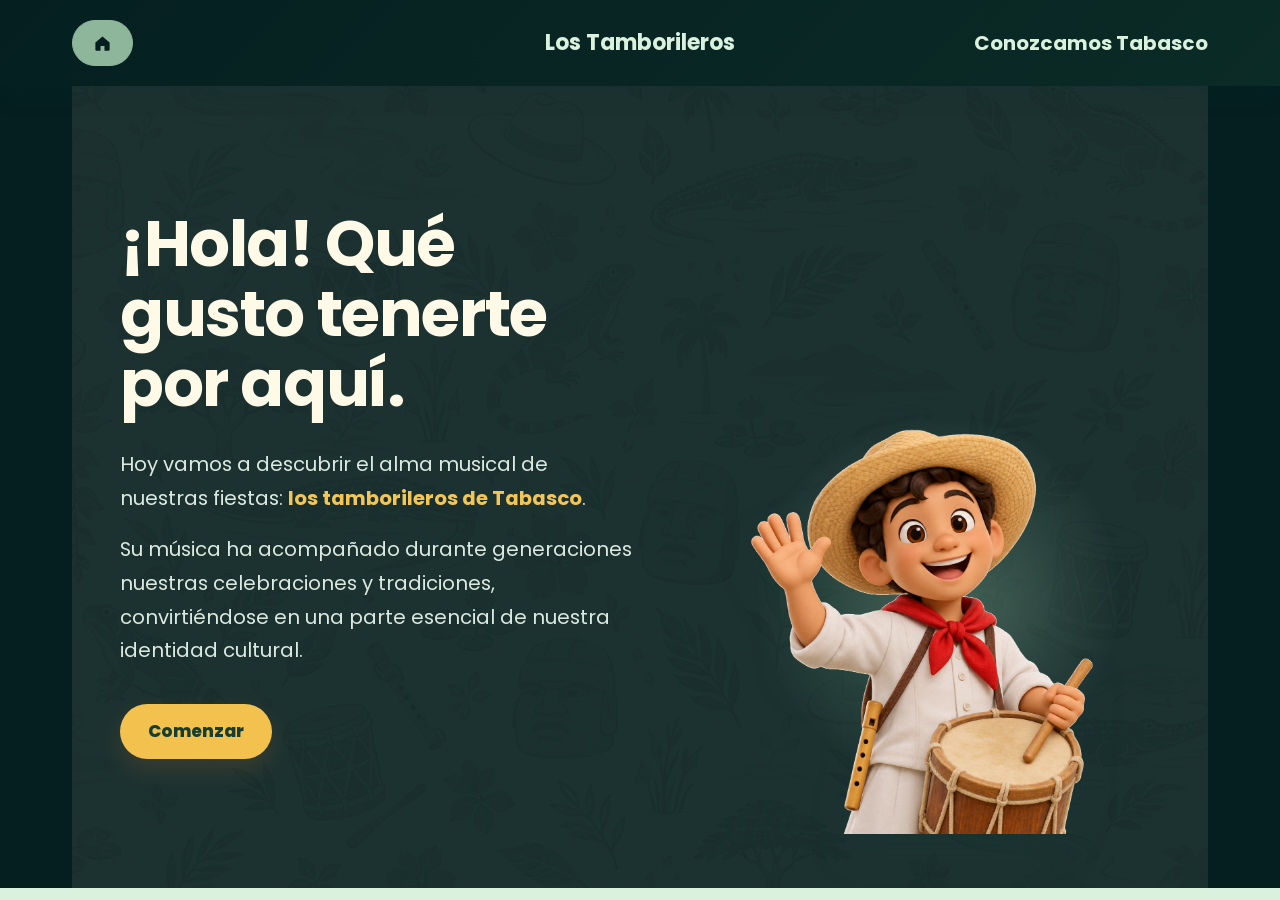
<file: tradicion.html>
<!doctype html>
<html lang="es"><head><meta charset="utf-8"><meta name="viewport" content="width=device-width, initial-scale=1"><meta name="description" content="Descubre a las personas, los encuentros y los saberes de los tamborileros tabasqueños."><title>Los Tamborileros | Conozcamos Tabasco</title><link rel="preconnect" href="https://fonts.googleapis.com"><link rel="preconnect" href="https://fonts.gstatic.com" crossorigin><link href="https://fonts.googleapis.com/css2?family=Outfit:wght@400;500;600;700;800&display=swap" rel="stylesheet"><link rel="stylesheet" href="recorrido.css"><link rel="stylesheet" href="tradition-map.css"><script src="recorrido.js" defer></script><link rel="stylesheet" href="cultural-design.css"></head>
<body data-module="tradicion"><a class="skip" href="#contenido">Saltar al contenido</a><header class="site-header"><div class="header-inner"><a class="back" href="course.html#mapa" aria-label="Volver al inicio"><svg viewBox="0 0 24 24" aria-hidden="true"><path d="M3 10.8 12 3l9 7.8v9.2a1 1 0 0 1-1 1h-5.5v-6h-5v6H4a1 1 0 0 1-1-1v-9.2Z"/></svg></a><span class="page-title">Los Tamborileros</span><a class="brand" href="course.html">Conozcamos Tabasco</a></div></header>
<main class="experience" id="contenido">
<noscript><p class="noscript">Activa JavaScript para explorar las preguntas interactivas. Puedes leer el contenido, ver los videos y recorrer las páginas.</p></noscript>
<section class="module-banner"><div><div class="intro"><h1>Los Tamborileros</h1><p class="muted">Detrás de cada sonido hay personas, encuentros y saberes. Acércate al mundo de los tamborileros.</p></div></div><div class="banner-art photo"><img src="Tocando tambor.png" alt="Músico tamborilero tocando un tambor"></div></section>
<nav class="learning-journey-nav" aria-label="Progreso del recorrido" data-journey-nav>
<ol class="learning-journey-steps">
<li><button type="button" data-journey-target="0" aria-current="step"><span class="learning-journey-icon">1</span><span>Carrusel</span></button></li>
<li><button type="button" data-journey-target="1" disabled><span class="learning-journey-icon">🔒</span><span>Mapa interactivo</span></button></li>
<li><button type="button" data-journey-target="2" disabled><span class="learning-journey-icon">🔒</span><span>¿Sabías que?</span></button></li>
<li><button type="button" data-journey-target="3" disabled><span class="learning-journey-icon">🔒</span><span>Video</span></button></li>
<li><button type="button" data-journey-target="4" disabled><span class="learning-journey-icon">🔒</span><span>Evaluación final</span></button></li>
</ol>
</nav>
<section class="journey-stage journey-stage-active" data-journey-stage="0">
<section class="story-carousel story-coverflow" aria-roledescription="carrusel" aria-label="Historias de los tamborileros"><div class="story-viewport"><div class="story-track"><article class="story-card" data-story-card="0" tabindex="0" aria-label="Tarjeta 1: ¿Quiénes son?"><img src="Tamborileros de Tabasco en armonía.webp" alt="Tamborileros de Tabasco interpretando juntos" loading="lazy"><div class="story-card-copy"><h3>¿Quiénes son?</h3><p>Los tamborileros son músicos tradicionales de Tabasco que interpretan melodías y ritmos utilizando la flauta de carrizo y los tambores. Su música acompaña danzas, fiestas patronales y celebraciones populares.</p></div></article><article class="story-card" data-story-card="1" tabindex="0" aria-label="Tarjeta 2: Origen e historia"><img src="Bambú y tambores de madera flotantes.webp" alt="Flauta y tambores tradicionales" loading="lazy"><div class="story-card-copy"><h3>Origen e historia</h3><p>Su tradición musical tiene antecedentes prehispánicos vinculados con la cultura maya yokot’an (chontal de Tabasco). Durante la época colonial incorporó elementos musicales europeos.</p></div></article><article class="story-card" data-story-card="2" tabindex="0" aria-label="Tarjeta 3: ¿Cómo se conforman?"><img src="Tamborileros.png" alt="Agrupación de tamborileros" loading="lazy"><div class="story-card-copy"><h3>¿Cómo se conforman?</h3><p>Una agrupación tradicional de tamborileros se conforma principalmente por tres músicos:</p><div class="story-list"><p><strong>Pitero o flautista:</strong> interpreta la melodía con la flauta de carrizo.</p><p><strong>Tamborilero del tambor macho:</strong> ejecuta los sonidos graves.</p><p><strong>Tamborilero del tambor hembra:</strong> ejecuta los sonidos agudos.</p></div></div></article><article class="story-card" data-story-card="3" tabindex="0" aria-label="Tarjeta 4: Repertorio musical"><img src="Tocar.jpg" alt="Músico interpretando un tambor" loading="lazy"><div class="story-card-copy"><h3>Repertorio musical</h3><p>Interpretan principalmente zapateados tabasqueños, sones, valseados y melodías que acompañan las danzas tradicionales de Tabasco.</p></div></article><article class="story-card" data-story-card="4" tabindex="0" aria-label="Tarjeta 5: Vestimenta"><img src="Tocando tambor.png" alt="Tamborilero con vestimenta tradicional" loading="lazy"><div class="story-card-copy"><h3>Vestimenta</h3><p>Su vestimenta tradicional se caracteriza por la camisa y el pantalón de manta blanca, el paliacate rojo, el sombrero chontal y los huaraches.</p></div></article></div></div><div class="story-controls"><button type="button" id="story-prev" aria-label="Tarjeta anterior">←</button><div class="story-dots" aria-label="Seleccionar tarjeta"><button type="button" data-story="0" aria-label="Ver tarjeta 1" aria-current="true"></button><button type="button" data-story="1" aria-label="Ver tarjeta 2"></button><button type="button" data-story="2" aria-label="Ver tarjeta 3"></button><button type="button" data-story="3" aria-label="Ver tarjeta 4"></button><button type="button" data-story="4" aria-label="Ver tarjeta 5"></button></div><button type="button" id="story-next" aria-label="Tarjeta siguiente">→</button></div></section>
<div class="journey-stage-toolbar"><button type="button" class="journey-next" data-stage-next aria-label="Siguiente" hidden>&gt;</button></div>
</section>
<section class="journey-stage" data-journey-stage="1" hidden>
<section class="tradition-map-section" aria-labelledby="tradition-map-title">
<div class="tradition-map-heading"><h2 id="tradition-map-title">Municipios donde se practica</h2></div>
<div class="tradition-map-grid">
<div class="tabasco-map-column"><div class="tabasco-map-viewport" id="tabascoMap" aria-label="Mapa interactivo de los municipios de Tabasco"><p class="tabasco-map-loading">Cargando mapa vectorial…</p></div><p class="tabasco-map-legend">Los puntos destacados corresponden a municipios vinculados históricamente con la cultura</p><p class="tabasco-map-source">Mapa municipal: amCharts, CC BY 4.0.</p></div>
<article class="municipality-card" id="municipalityCard" aria-live="polite"><div class="municipality-card-media"><img id="municipalityImage" alt=""></div><div class="municipality-card-copy"><h3 id="municipalityTitle"></h3><p id="municipalityDescription"></p></div></article>
</div></section>
<div class="journey-stage-toolbar"><button type="button" class="journey-prev" data-stage-prev aria-label="Página anterior">&lt;</button><button type="button" class="journey-next" data-stage-next aria-label="Siguiente" hidden>&gt;</button></div>
</section>
<section class="journey-stage" data-journey-stage="2" hidden>
<aside class="heritage-card" aria-labelledby="heritage-title">
<div class="heritage-visual"><img src="Tocando tambor.png" alt="Músico tamborilero tocando un tambor"></div>
<div class="heritage-copy"><h2 id="heritage-title">¿Sabías que…?</h2><p>El <strong>5 de marzo</strong> se conmemora el <strong>Día del Tamborilero Tabasqueño</strong>. Además, la música de los tamborileros fue declarada <strong>Patrimonio Cultural Intangible del Estado de Tabasco</strong>, con el propósito de fortalecer la identidad y las raíces culturales de los tabasqueños.</p><span class="heritage-credit"><a href="https://congresotabasco.gob.mx/declara-lxv-legislatura-el-dia-del-tamborilero-tabasqueno-y-a-la-musica-de-los-tamborileros-como-patrimonio-cultural-intangible/" target="_blank" rel="noopener noreferrer">H. Congreso del Estado de Tabasco, 2025</a></span></div>
</aside>
<div class="journey-stage-toolbar"><button type="button" class="journey-prev" data-stage-prev aria-label="Página anterior">&lt;</button><button type="button" class="journey-next" data-stage-next aria-label="Siguiente">&gt;</button></div>
</section>
<section class="journey-stage" data-journey-stage="3" hidden>
<section class="extra encuentro-section" id="encuentro"><h2>Los tamborileros en acción</h2><p class="muted">Esta es una de las muchas participaciones de los tamborileros en eventos culturales</p><div class="youtube-frame"><iframe width="560" height="315" src="https://www.youtube.com/embed/NACyIGkJ2ME?si=KijNKshW1OQbQ7FI" title="YouTube video player" frameborder="0" allow="accelerometer; autoplay; clipboard-write; encrypted-media; gyroscope; picture-in-picture; web-share" referrerpolicy="strict-origin-when-cross-origin" allowfullscreen></iframe></div><p class="video-reference">Grupo de Tamborileros de Tabasco. (s. f.). <em>El tigre «El rey de los zapateados tabasqueños» - Grupo de Tamborileros de Tabasco</em> [Video]. YouTube. <a href="https://www.youtube.com/watch?v=NACyIGkJ2ME" target="_blank" rel="noopener noreferrer">https://www.youtube.com/watch?v=NACyIGkJ2ME</a></p></section>
<div class="journey-stage-toolbar"><button type="button" class="journey-prev" data-stage-prev aria-label="Página anterior">&lt;</button><button type="button" class="journey-next" data-stage-next aria-label="Siguiente">&gt;</button></div>
</section>
<section class="journey-stage" data-journey-stage="4" hidden>
<section class="reinforcement-section" id="reforzamiento"><div class="reinforcement-heading"><p> Pon a prueba tus conocimientos y completa las siguientes actividades.</p></div><div class="reinforcement-progress" aria-live="polite"><span id="reinforcementProgress">Actividad 1 de 4</span><div class="reinforcement-progress-bar"><span id="reinforcementProgressFill"></span></div></div><div id="reinforcementActivity" class="reinforcement-activity"></div></section>
<div class="journey-stage-toolbar"><button type="button" class="journey-prev" data-stage-prev aria-label="Página anterior">&lt;</button></div>
</section>

</main><footer class="page-end">Conozcamos Tabasco · Explora a tu ritmo</footer></body></html>
</file>
<file: styles.css>
@import url('application-background.css');
@import url('palette.css');
@import url('responsive.css');
@import url('https://fonts.googleapis.com/css2?family=Poppins:wght@300;400;500;600;700;800;900&display=swap');

body {
    background-image: url('FondoBeige.png') !important;
    background-position: center !important;
    background-size: cover !important;
    background-repeat: no-repeat !important;
    background-attachment: fixed !important;
}

/* ===== Design Tokens ===== */
:root {
    --clr-bg: #f8fafc;
    --clr-surface: #ffffff;
    --clr-surface-hover: #f1f5f9;
    --clr-border: rgba(0, 0, 0, 0.1);
    --clr-border-focus: rgba(59, 130, 246, 0.5);

    --clr-primary: #3b82f6;
    --clr-primary-light: #60a5fa;
    --clr-primary-dark: #2563eb;
    --clr-primary-glow: rgba(59, 130, 246, 0.25);

    --clr-accent: #10b981;
    --clr-error: #ef4444;
    --clr-warning: #f59e0b;

    --clr-text: #0f172a;
    --clr-text-muted: #475569;
    --clr-text-dim: #94a3b8;

    --gradient-brand: linear-gradient(135deg, #05bde0 0%, #2f7afc 100%);
    --gradient-btn: linear-gradient(135deg, #3b82f6 0%, #2563eb 100%);
    --gradient-btn-hover: linear-gradient(135deg, #60a5fa 0%, #3b82f6 100%);

    --font: 'Poppins', system-ui, -apple-system, sans-serif;
    --radius-sm: 8px;
    --radius-md: 12px;
    --radius-lg: 16px;
    --radius-xl: 24px;

    --shadow-sm: 0 2px 8px rgba(0, 0, 0, 0.05);
    --shadow-md: 0 8px 32px rgba(0, 0, 0, 0.1);
    --shadow-lg: 0 16px 64px rgba(0, 0, 0, 0.15);
    --shadow-glow: 0 0 40px rgba(59, 130, 246, 0.2);

    --transition: 0.3s cubic-bezier(0.4, 0, 0.2, 1);
    --transition-slow: 0.5s cubic-bezier(0.4, 0, 0.2, 1);
}

/* ===== Reset ===== */
*,
*::before,
*::after {
    margin: 0;
    padding: 0;
    box-sizing: border-box;
}

html {
    font-size: 16px;
    -webkit-font-smoothing: antialiased;
    -moz-osx-font-smoothing: grayscale;
}

body {
    font-family: var(--font);
    background: var(--clr-bg);
    color: var(--clr-text);
    min-height: 100vh;
    overflow-x: hidden;
    position: relative;
}

/* ===== Particles Background ===== */
.particles {
    position: fixed;
    inset: 0;
    z-index: 0;
    pointer-events: none;
    overflow: hidden;
}

.particle {
    position: absolute;
    border-radius: 50%;
    pointer-events: none;
    animation: particleFloat linear infinite;
}

@keyframes particleFloat {
    0% {
        transform: translateY(100vh) rotate(0deg);
        opacity: 0;
    }

    10% {
        opacity: 1;
    }

    90% {
        opacity: 1;
    }

    100% {
        transform: translateY(-10vh) rotate(720deg);
        opacity: 0;
    }
}

/* ===== Auth Container ===== */
.auth-container {
    position: relative;
    z-index: 1;
    display: flex;
    min-height: 100vh;
}

/* ===== Brand Panel ===== */
.brand-panel {
    width: 44%;
    background: url('FondoIndex.png') center/cover no-repeat;
    display: flex;
    flex-direction: column;
    justify-content: center;
    padding: 3rem;
    position: relative;
    overflow: hidden;
    color: #ffffff;
}

.brand-panel::before {
    content: '';
    position: absolute;
    inset: 0;
    background:
        radial-gradient(circle at 20% 30%, rgba(255, 255, 255, 0.15) 0%, transparent 50%),
        radial-gradient(circle at 80% 70%, rgba(255, 255, 255, 0.1) 0%, transparent 50%);
    pointer-events: none;
}

.brand-panel::after {
    content: '';
    position: absolute;
    right: -60px;
    top: 50%;
    transform: translateY(-50%);
    width: 120px;
    height: 60%;
    background: radial-gradient(ellipse, rgba(255, 255, 255, 0.15), transparent 70%);
    pointer-events: none;
}

.brand-content {
    position: relative;
    z-index: 1;
    max-width: 420px;
    margin: 0 auto;
    text-align: center;
    animation: brandSlideIn 0.8s ease-out;
}

@keyframes brandSlideIn {
    from {
        opacity: 0;
        transform: translateX(-30px);
    }

    to {
        opacity: 1;
        transform: translateX(0);
    }
}

.brand-icon {
    width: 72px;
    height: 72px;
    color: #ffffff;
    margin: 0 auto 1.5rem auto;
    filter: drop-shadow(0 0 20px rgba(255, 255, 255, 0.3));
    animation: iconPulse 3s ease-in-out infinite;
}

@keyframes iconPulse {

    0%,
    100% {
        transform: scale(1);
    }

    50% {
        transform: scale(1.05);
    }
}

.brand-title {
    font-size: 2.8rem;
    font-weight: 800;
    line-height: 1.1;
    letter-spacing: -0.02em;
    margin-bottom: 1rem;
    color: #ffffff;
    text-shadow: 0 2px 10px rgba(0, 0, 0, 0.1);
}

.brand-subtitle {
    font-size: 1.05rem;
    font-weight: 300;
    color: rgba(255, 255, 255, 0.9);
    line-height: 1.65;
    margin-bottom: 2.5rem;
}

.brand-features {
    display: grid;
    grid-template-columns: 1fr 1fr;
    gap: 12px;
}

.feature {
    display: flex;
    align-items: center;
    gap: 10px;
    padding: 10px 14px;
    background: rgba(255, 255, 255, 0.15);
    border: 1px solid rgba(255, 255, 255, 0.3);
    border-radius: var(--radius-md);
    font-size: 0.88rem;
    font-weight: 500;
    color: #ffffff;
    transition: var(--transition);
}

.feature:hover {
    background: rgba(255, 255, 255, 0.25);
    border-color: rgba(255, 255, 255, 0.5);
    color: #ffffff;
    transform: translateY(-2px);
}

.feature-icon {
    font-size: 1.3rem;
}

.brand-footer {
    position: absolute;
    bottom: 2rem;
    left: 3rem;
    right: 3rem;
    z-index: 1;
    text-align: center;
}


.brand-footer p {
    font-size: 0.78rem;
    color: #ffffff;
}

/* ===== Form Panel ===== */
.form-panel {
    flex: 1;
    display: flex;
    align-items: center;
    justify-content: center;
    padding: 2rem;
    position: relative;
}

.form-panel::before {
    content: '';
    position: absolute;
    left: 0;
    top: 10%;
    bottom: 10%;
    width: 1px;
    background: linear-gradient(to bottom, transparent, var(--clr-border), transparent);
}

.form-wrapper {
    width: 100%;
    max-width: 440px;
    animation: formFadeIn 0.6s ease-out 0.2s both;
    position: relative;
}

@keyframes formFadeIn {
    from {
        opacity: 0;
        transform: translateY(20px);
    }

    to {
        opacity: 1;
        transform: translateY(0);
    }
}

/* ===== Tab Switcher ===== */
.tab-switcher {
    display: flex;
    position: relative;
    background: var(--clr-surface);
    border: 1px solid var(--clr-border);
    border-radius: var(--radius-lg);
    padding: 4px;
    margin-bottom: 2rem;
}

.tab {
    flex: 1;
    padding: 12px 20px;
    background: none;
    border: none;
    color: var(--clr-text-muted);
    font-family: var(--font);
    font-size: 0.92rem;
    font-weight: 500;
    cursor: pointer;
    border-radius: var(--radius-md);
    transition: var(--transition);
    position: relative;
    z-index: 1;
}

.tab.active {
    color: #ffffff;
}

.tab:not(.active):hover {
    color: var(--clr-text);
}

.tab-indicator {
    position: absolute;
    top: 4px;
    left: 4px;
    width: calc(50% - 4px);
    height: calc(100% - 8px);
    background: var(--gradient-btn);
    border-radius: var(--radius-md);
    transition: var(--transition);
    box-shadow: var(--shadow-glow);
}

.tab-indicator.right {
    transform: translateX(100%);
}

/* ===== Auth Forms ===== */
.auth-form {
    display: none;
    animation: formSwitch 0.4s ease-out;
}

.auth-form.active {
    display: block;
}

@keyframes formSwitch {
    from {
        opacity: 0;
        transform: translateX(20px);
    }

    to {
        opacity: 1;
        transform: translateX(0);
    }
}

.form-title {
    font-size: 1.6rem;
    font-weight: 700;
    letter-spacing: -0.01em;
    margin-bottom: 0.4rem;
}

.form-desc {
    font-size: 0.92rem;
    color: var(--clr-text-muted);
    margin-bottom: 1.8rem;
    line-height: 1.5;
}

/* ===== Input Group ===== */
.input-group {
    margin-bottom: 1.2rem;
}

.input-group label {
    display: block;
    font-size: 0.85rem;
    font-weight: 500;
    color: var(--clr-text-muted);
    margin-bottom: 0.5rem;
    transition: var(--transition);
}

.input-group:focus-within label {
    color: var(--clr-primary);
}

.input-wrapper {
    position: relative;
    display: flex;
    align-items: center;
}

.input-icon {
    position: absolute;
    left: 14px;
    width: 18px;
    height: 18px;
    color: var(--clr-text-dim);
    pointer-events: none;
    transition: var(--transition);
}

.input-wrapper:focus-within .input-icon {
    color: var(--clr-primary);
}

.input-wrapper input {
    width: 100%;
    padding: 13px 14px 13px 44px;
    background: var(--clr-surface);
    border: 1px solid var(--clr-border);
    border-radius: var(--radius-md);
    color: var(--clr-text);
    font-family: var(--font);
    font-size: 0.95rem;
    outline: none;
    transition: var(--transition);
}

.input-wrapper input::placeholder {
    color: var(--clr-text-dim);
}

.input-wrapper input:focus {
    border-color: var(--clr-border-focus);
    background: var(--clr-surface-hover);
    box-shadow: 0 0 0 3px var(--clr-primary-glow);
}

.input-group.error .input-wrapper input {
    border-color: var(--clr-error);
    box-shadow: 0 0 0 3px rgba(231, 76, 60, 0.15);
}

.input-group.success .input-wrapper input {
    border-color: var(--clr-accent);
}

.error-msg {
    display: block;
    font-size: 0.8rem;
    color: var(--clr-error);
    margin-top: 0.4rem;
    min-height: 1rem;
    transition: var(--transition);
}

/* ===== Toggle Password ===== */
.toggle-password {
    position: absolute;
    right: 12px;
    background: none;
    border: none;
    color: var(--clr-text-dim);
    cursor: pointer;
    padding: 4px;
    display: flex;
    align-items: center;
    transition: var(--transition);
}

.toggle-password:hover {
    color: var(--clr-text-muted);
}

.toggle-password svg {
    width: 18px;
    height: 18px;
}

/* ===== Password Strength ===== */
.password-strength {
    display: flex;
    align-items: center;
    gap: 10px;
    margin-top: 0.5rem;
    opacity: 0;
    transform: translateY(-5px);
    transition: var(--transition);
}

.password-strength.visible {
    opacity: 1;
    transform: translateY(0);
}

.strength-bars {
    display: flex;
    gap: 4px;
    flex: 1;
}

.strength-bar {
    height: 4px;
    flex: 1;
    border-radius: 2px;
    background: var(--clr-border);
    transition: var(--transition);
}

.strength-bar.weak {
    background: var(--clr-error);
}

.strength-bar.fair {
    background: var(--clr-warning);
}

.strength-bar.good {
    background: var(--clr-primary);
}

.strength-bar.strong {
    background: var(--clr-accent);
}

.strength-text {
    font-size: 0.75rem;
    font-weight: 500;
    color: var(--clr-text-dim);
    min-width: 50px;
    text-align: right;
}

/* ===== Form Options ===== */
.form-options {
    display: flex;
    justify-content: space-between;
    align-items: center;
    margin-bottom: 1.5rem;
}

.checkbox-wrapper {
    display: flex;
    align-items: center;
    gap: 8px;
    cursor: pointer;
    font-size: 0.85rem;
    color: var(--clr-text-muted);
    user-select: none;
}

.checkbox-wrapper input[type="checkbox"] {
    display: none;
}

.checkmark {
    width: 18px;
    height: 18px;
    border: 2px solid var(--clr-border);
    border-radius: 4px;
    display: flex;
    align-items: center;
    justify-content: center;
    transition: var(--transition);
    position: relative;
    flex-shrink: 0;
}

.checkmark::after {
    content: '';
    width: 10px;
    height: 10px;
    background: var(--clr-primary);
    border-radius: 2px;
    opacity: 0;
    transform: scale(0);
    transition: var(--transition);
}

.checkbox-wrapper input:checked+.checkmark {
    border-color: var(--clr-primary);
}

.checkbox-wrapper input:checked+.checkmark::after {
    opacity: 1;
    transform: scale(1);
}

.forgot-link {
    font-size: 0.85rem;
    color: var(--clr-primary);
    text-decoration: none;
    font-weight: 500;
    transition: var(--transition);
}

.forgot-link:hover {
    color: var(--clr-primary-light);
    text-decoration: underline;
}

/* ===== Primary Button ===== */
.btn-primary {
    width: 100%;
    padding: 14px 24px;
    background: var(--gradient-btn);
    border: none;
    border-radius: var(--radius-md);
    color: var(--clr-bg);
    font-family: var(--font);
    font-size: 1rem;
    font-weight: 600;
    cursor: pointer;
    display: flex;
    align-items: center;
    justify-content: center;
    gap: 8px;
    transition: var(--transition);
    position: relative;
    overflow: hidden;
    box-shadow: var(--shadow-glow);
}

.btn-primary::before {
    content: '';
    position: absolute;
    inset: 0;
    background: var(--gradient-btn-hover);
    opacity: 0;
    transition: var(--transition);
}

.btn-primary:hover::before {
    opacity: 1;
}

.btn-primary:hover {
    transform: translateY(-2px);
    box-shadow: var(--shadow-glow), var(--shadow-md);
}

.btn-primary:active {
    transform: translateY(0);
}

.btn-primary .btn-text,
.btn-primary .btn-loader {
    position: relative;
    z-index: 1;
}

.btn-primary.loading .btn-text {
    display: none;
}

.btn-primary.loading .btn-loader {
    display: flex !important;
}

.spinner {
    width: 22px;
    height: 22px;
    animation: spin 0.8s linear infinite;
}

@keyframes spin {
    to {
        transform: rotate(360deg);
    }
}

/* ===== Switch Text ===== */
.switch-text {
    text-align: center;
    margin-top: 1.5rem;
    font-size: 0.9rem;
    color: var(--clr-text-muted);
}

.switch-link {
    background: none;
    border: none;
    color: var(--clr-primary);
    font-family: var(--font);
    font-size: 0.9rem;
    font-weight: 600;
    cursor: pointer;
    transition: var(--transition);
}

.switch-link:hover {
    color: var(--clr-primary-light);
    text-decoration: underline;
}

/* ===== Toast ===== */
.toast {
    position: fixed;
    bottom: 2rem;
    left: 50%;
    transform: translateX(-50%) translateY(120px);
    display: flex;
    align-items: center;
    gap: 10px;
    padding: 14px 24px;
    background: var(--clr-surface);
    border: 1px solid rgba(46, 204, 113, 0.3);
    border-radius: var(--radius-lg);
    box-shadow: var(--shadow-lg);
    z-index: 100;
    opacity: 0;
    transition: var(--transition-slow);
}

.toast.show {
    transform: translateX(-50%) translateY(0);
    opacity: 1;
}

.toast-icon {
    width: 22px;
    height: 22px;
    color: var(--clr-accent);
    flex-shrink: 0;
}

.toast-text {
    font-size: 0.92rem;
    font-weight: 500;
    color: var(--clr-text);
}

/* ===== Responsive ===== */
@media (max-width: 920px) {
    .auth-container {
        flex-direction: column;
    }

    .brand-panel {
        width: 100%;
        padding: 2rem 2rem 3rem;
        min-height: auto;
    }

    .brand-content {
        max-width: 100%;
        text-align: center;
    }

    .brand-icon {
        margin-left: auto;
        margin-right: auto;
    }

    .brand-title {
        font-size: 2rem;
    }

    .brand-subtitle {
        margin-bottom: 1.5rem;
    }

    .brand-features {
        max-width: 400px;
        margin: 0 auto;
    }

    .brand-footer {
        display: none;
    }

    .form-panel::before {
        display: none;
    }

    .form-wrapper {
        max-width: 400px;
    }
}

@media (max-width: 480px) {
    .brand-panel {
        padding: 1.5rem;
    }

    .brand-title {
        font-size: 1.7rem;
    }

    .brand-features {
        grid-template-columns: 1fr;
    }

    .form-panel {
        padding: 1.5rem;
    }

    .form-options {
        flex-direction: column;
        gap: 10px;
        align-items: flex-start;
    }

    .tab {
        font-size: 0.85rem;
        padding: 10px 16px;
    }
}

/* ===== Focus visible ===== */
:focus-visible {
    outline: 2px solid var(--clr-primary);
    outline-offset: 2px;
}

/* ===== Scrollbar ===== */
::-webkit-scrollbar {
    width: 6px;
}

::-webkit-scrollbar-track {
    background: var(--clr-bg);
}

::-webkit-scrollbar-thumb {
    background: var(--clr-text-dim);
    border-radius: 3px;
}

::-webkit-scrollbar-thumb:hover {
    background: var(--clr-text-muted);
}

/* ===== Intro Animation ===== */
.full-screen-brand .brand-panel {
    width: 100vw;
    height: 100vh;
    animation: superFlashy 5s cubic-bezier(0.25, 0.46, 0.45, 0.94) forwards;
}

@keyframes superFlashy {
    0% {
        filter: brightness(0.5) contrast(1.5) hue-rotate(-20deg);
        transform: scale(1.1);
    }

    30% {
        filter: brightness(1.3) contrast(1.1) hue-rotate(10deg);
        transform: scale(0.98);
    }

    70% {
        filter: brightness(1.1) contrast(1) hue-rotate(0deg);
        transform: scale(1.02);
    }

    100% {
        filter: brightness(1) contrast(1) hue-rotate(0deg);
        transform: scale(1);
    }
}

.delay-1 {
    animation-delay: 0.2s;
    opacity: 0;
    animation: fadeUp 0.5s ease forwards;
}

.delay-2 {
    animation-delay: 0.4s;
    opacity: 0;
    animation: fadeUp 0.5s ease forwards;
}

.delay-3 {
    animation-delay: 0.6s;
    opacity: 0;
    animation: fadeUp 0.5s ease forwards;
}

.delay-4 {
    animation-delay: 0.8s;
    opacity: 0;
    animation: fadeUp 0.5s ease forwards;
}

@keyframes fadeUp {
    from {
        opacity: 0;
        transform: translateY(20px);
    }

    to {
        opacity: 1;
        transform: translateY(0);
    }
}
</file>
<file: recorrido.css>
@import url('palette.css');
@import url('responsive.css');
@import url('https://fonts.googleapis.com/css2?family=Poppins:wght@300;400;500;600;700;800;900&display=swap');

/* Shared design for the four cultural experiences. */
:root{--paper:#fbf8f0;--ink:#173f31;--panel:#fffefa;--soft:#eee9db;--muted:#5e7066;--brand:#215d43;--line:#dcded0;--accent:#b96830;--radius:22px;font-family:Poppins,system-ui,sans-serif;color:var(--ink);background:var(--paper);font-synthesis:none}
*{box-sizing:border-box}body{margin:0;line-height:1.6}a{color:inherit}button,input{font:inherit}button,a{touch-action:manipulation}button,.action{min-height:44px;cursor:pointer;border:1px solid transparent;border-radius:12px;padding:11px 17px;background:var(--soft);color:var(--ink);display:inline-flex;align-items:center;justify-content:center;gap:9px;text-decoration:none}button:hover,.action:hover{filter:brightness(.95)}button:disabled{cursor:default;opacity:.5}a:focus-visible,button:focus-visible,summary:focus-visible{outline:3px solid var(--accent);outline-offset:4px}button[aria-pressed=true],.primary{background:var(--brand);color:#fff}.skip{position:absolute;left:16px;top:-100px;z-index:10;background:var(--paper);padding:12px}.skip:focus{top:12px}.site-header{border-bottom:1px solid var(--line)}.header-inner,.experience{max-width:1120px;margin:auto;padding:22px 32px}.header-inner{display:flex;align-items:center;justify-content:space-between;gap:20px}.brand{text-decoration:none;font-size:22px;font-weight:700}.eyebrow{text-transform:uppercase;font-size:12px;letter-spacing:2px;font-weight:600}.header-inner .eyebrow{display:block;font-size:10px}.back{text-decoration:none;font-size:14px}.route{display:flex;gap:9px;margin:0 0 30px;flex-wrap:wrap}.route a{flex:1;border:1px solid var(--line);padding:12px 16px;border-radius:12px;text-decoration:none;font-size:14px}.route a[aria-current=page]{background:var(--brand);color:white;border-color:var(--brand)}.route small{display:block;opacity:.85;font-size:11px}.intro{max-width:660px}.kicker{display:flex;align-items:center;gap:12px;flex-wrap:wrap}.tag{font-size:12px;padding:5px 12px;background:var(--soft);border-radius:24px}h1{font-size:clamp(32px,4vw,48px);line-height:1.1;letter-spacing:-1.4px;margin:15px 0 16px}h2{font-size:clamp(23px,2.7vw,30px);line-height:1.2;margin:0 0 16px}h3{font-size:20px;line-height:1.3;margin:0 0 10px}p{margin:0 0 17px}.muted{color:var(--muted)}.split{display:grid;grid-template-columns:1.1fr 1fr;gap:25px;margin-top:26px}.panel{background:var(--panel);padding:28px;border-radius:var(--radius);min-width:0}.landscape{min-height:390px;border-radius:var(--radius);background:linear-gradient(0deg,rgba(9,37,25,.94),rgba(9,37,25,.02)),url('FondoRio.png') center/cover;display:flex;flex-direction:column;justify-content:flex-end;padding:30px;color:#fff}.landscape h2{font-size:32px;max-width:390px}.chips{display:flex;gap:8px;flex-wrap:wrap;margin:17px 0}.chips button{font-size:14px}.detail{border-top:1px solid var(--line);padding-top:22px;margin-top:20px}.feedback{min-height:32px;margin:14px 0 0;color:var(--muted);font-size:14px}.feedback.success{color:#216041}.answers{display:grid;gap:10px}.answers button{text-align:left;justify-content:flex-start;background:var(--panel);border:1px solid var(--line)}.answers button[aria-pressed=true]{background:var(--brand);color:white}.module-footer{display:flex;gap:16px;flex-wrap:wrap;align-items:center;justify-content:space-between;border-top:1px solid var(--line);margin-top:30px;padding:24px 0}.extra{margin-top:24px;border-top:1px solid var(--line);padding-top:20px}.extra summary{cursor:pointer;min-height:44px;font-weight:600}.extra>div{padding-top:16px}.extra a{display:inline-block;margin:5px 12px 5px 0}video{display:block;width:100%;max-height:480px;background:#10271c;border-radius:16px}audio{width:100%;margin:15px 0;display:block}.stage{background:var(--soft);border-radius:var(--radius);padding:24px;text-align:center}.instrument-image{width:100%;height:260px;object-fit:contain;filter:drop-shadow(0 12px 12px #0002)}.hotspots{display:flex;justify-content:center;gap:8px;flex-wrap:wrap}.hotspots button{background:var(--panel);border:1px solid var(--line);font-size:14px}.hotspots button[aria-pressed=true]{background:var(--brand)}.compare{width:min(780px,calc(100% - 32px));border:0;border-radius:24px;padding:28px;background:var(--paper);color:var(--ink);max-height:85vh;overflow:auto}.compare::backdrop{background:#10271ca8}.dialog-header{display:flex;justify-content:space-between;align-items:flex-start;gap:15px}.compare .split{grid-template-columns:1fr 1fr}.compare img{height:160px}.process-image{width:100%;height:200px;object-fit:contain;background:var(--soft);border-radius:12px;margin:10px 0}.process-nav{display:flex;align-items:center;justify-content:space-between;gap:10px}.process-nav button{font-size:14px}.sound-image{height:175px}.rhythm{display:flex;gap:10px;align-items:center;margin-top:12px;flex-wrap:wrap}.rhythm-pad{min-width:110px;min-height:70px;background:var(--brand);color:#fff}.beat-lights{display:flex;gap:8px;margin-bottom:15px}.beat-lights span{width:18px;height:18px;border-radius:50%;background:var(--line)}.beat-lights span.on{background:var(--accent)}.postcard{background:var(--soft);padding:28px;border-radius:var(--radius);align-self:start}.postcard h2{font-size:32px;margin-top:14px}.postcard img{width:100%;height:190px;object-fit:contain}.postcard ul{padding-left:22px}.postcard li{margin-bottom:12px}.stamp{display:inline-block;border:1px solid #b9c2ae;padding:6px 12px;border-radius:8px;font-size:12px;margin-top:16px}.progress{display:flex;gap:6px;margin:18px 0}.progress span{height:5px;flex:1;background:var(--line);border-radius:4px}.progress .done{background:var(--brand)}.credit{font-size:13px;color:var(--muted)}.sources{font-size:14px}.page-end{padding:15px 32px 30px;text-align:center;color:var(--muted);font-size:12px}.noscript{padding:20px;background:var(--soft)}[hidden]{display:none!important}
@media(max-width:700px){.header-inner,.experience{padding:18px}.header-inner{align-items:flex-start}.brand{font-size:18px}.back{max-width:100px;text-align:right}.route a{flex-basis:40%;font-size:13px;padding:10px}.split,.compare .split{grid-template-columns:1fr}.panel,.stage,.postcard{padding:22px}.landscape{min-height:290px;padding:24px}.landscape h2{font-size:28px}.instrument-image{height:220px}.module-footer>.primary{width:100%}.kicker>.muted{font-size:13px}.process-nav{flex-wrap:wrap}.compare{padding:20px}h1{letter-spacing:-.8px}.sound-image{height:150px}}
@media(prefers-reduced-motion:reduce){*,*::before,*::after{scroll-behavior:auto!important;animation:none!important;transition:none!important}}
@media print{.site-header,.route,.module-footer,.page-end,.intro,.kicker,.split>.panel,.extra,.postcard button{display:none!important}.split{display:block}.postcard{background:white;border:1px solid #ccc}.experience{padding:0}.postcard img{height:150px}}

/* Pantalla previa del curso: no altera el carrusel ni sus etapas. */
.course-welcome{min-height:calc(100svh - 92px);display:grid;grid-template-columns:minmax(0,1.08fr) minmax(300px,.92fr);align-items:center;gap:clamp(28px,6vw,88px);padding:clamp(28px,6vh,72px) clamp(18px,4vw,48px);overflow:hidden;position:relative;background:var(--forest-deep)}
.course-welcome::before{content:"";position:absolute;inset:0;z-index:0;background:linear-gradient(rgba(5,31,32,.9),rgba(5,31,32,.9)),url('FondoBeige.png') center/cover no-repeat;pointer-events:none}
.course-welcome-copy{position:relative;z-index:1;max-width:600px}.course-welcome-eyebrow{text-transform:uppercase;letter-spacing:2px;font-size:clamp(11px,1vw,13px);font-weight:700;color:var(--accent);margin-bottom:18px}
.course-welcome h1{font-size:clamp(34px,5vw,64px);max-width:650px;margin:0 0 28px;color:#fff9e8!important}.course-welcome-text{max-width:590px;font-size:clamp(17px,1.55vw,21px);line-height:1.7;color:#dce9df!important}.course-welcome-text p{margin-bottom:18px}.course-welcome-text strong{color:#f2c557!important}
.course-welcome-start{margin-top:18px;min-width:150px;padding:14px 28px;border:0;border-radius:999px;background:#f2c14e!important;color:#173f31!important;font-weight:800;font-size:17px;box-shadow:0 10px 24px rgba(185,104,48,.2);transition:transform .25s ease,box-shadow .25s ease,background-color .25s ease}.course-welcome-start:hover{background:#e4ad32!important;filter:none;transform:translateY(-2px);box-shadow:0 14px 28px rgba(185,104,48,.28)}.course-welcome-start:active{transform:translateY(0)}
.course-welcome-art{justify-self:center;align-self:stretch;min-height:420px;width:min(100%,500px);display:flex;align-items:end;justify-content:center;position:relative;z-index:1}.course-welcome-art-glow{position:absolute;width:82%;aspect-ratio:1;border-radius:50%;background:radial-gradient(circle,rgba(142,182,155,.45) 0%,rgba(142,182,155,.13) 48%,transparent 72%);bottom:8%;filter:blur(2px)}.course-welcome-art img{position:relative;z-index:1;width:100%;height:100%;object-fit:contain;object-position:center bottom;filter:drop-shadow(0 20px 18px rgba(23,63,49,.18))}
body.course-welcome-pending .module-banner,body.course-welcome-pending .learning-journey-nav,body.course-welcome-pending .journey-stage,body.course-welcome-pending .page-end{display:none!important}.course-welcome.is-leaving{animation:courseWelcomeLeave .42s cubic-bezier(.4,0,1,1) forwards}.experience.course-content-entering{animation:courseContentEnter .55s cubic-bezier(.16,1,.3,1) both}@keyframes courseWelcomeLeave{to{opacity:0;transform:translateY(-16px)}}@keyframes courseContentEnter{from{opacity:0;transform:translateY(14px)}to{opacity:1;transform:none}}
body.course-welcome-revealed .experience{padding-top:0!important}
body[data-module="tradicion"].course-welcome-pending{background-color:var(--forest-deep)!important;background-image:none!important}
body[data-module="instrumentos"].course-welcome-pending{background-color:var(--forest-deep)!important;background-image:none!important}
body.course-welcome-pending .experience{padding-top:0;padding-bottom:0}
body[data-module="instrumentos"].course-welcome-pending .module-banner,
body[data-module="instrumentos"].course-welcome-pending .instrument-journey-nav,
body[data-module="instrumentos"].course-welcome-pending #instrument-learning-content,
body[data-module="instrumentos"].course-welcome-pending #instrument-evaluation,
body[data-module="instrumentos"].course-welcome-pending .page-end{display:none!important}
body[data-module="sonidos"].course-welcome-pending{background-color:var(--forest-deep)!important;background-image:none!important}
body[data-module="sonidos"].course-welcome-pending .module-banner,
body[data-module="sonidos"].course-welcome-pending .sound-options,
body[data-module="sonidos"].course-welcome-pending .page-end{display:none!important}
body[data-module="descubrimientos"].course-welcome-pending{background-color:var(--forest-deep)!important;background-image:none!important}
body[data-module="descubrimientos"].course-welcome-pending .course-completion,
body[data-module="descubrimientos"].course-welcome-pending .page-end{display:none!important}
@media(max-width:760px){.course-welcome{min-height:calc(100svh - 80px);grid-template-columns:1fr;gap:8px;padding:32px 18px 24px}.course-welcome h1{font-size:clamp(34px,10vw,50px);margin-bottom:20px}.course-welcome-text{font-size:16px;line-height:1.6}.course-welcome-art{min-height:240px;height:37svh;max-height:360px;width:min(100%,390px);margin:-4px auto 0}.course-welcome-start{margin-top:6px;width:100%;max-width:260px}.course-welcome-eyebrow{margin-bottom:12px}}
@media(max-width:760px){body[data-module="sonidos"] .sounds-course-welcome{min-height:calc(100svh - 80px);grid-template-columns:minmax(0,1.08fr) minmax(0,.92fr);gap:10px;padding:20px 14px}body[data-module="sonidos"] .sounds-course-welcome h1{font-size:clamp(27px,7vw,40px);margin-bottom:14px}body[data-module="sonidos"] .sounds-course-welcome .course-welcome-text{font-size:13px;line-height:1.4}body[data-module="sonidos"] .sounds-course-welcome .course-welcome-text p{margin-bottom:10px}body[data-module="sonidos"] .sounds-course-welcome .course-welcome-start{width:auto;max-width:none;min-width:120px;margin-top:5px;padding:10px 18px;font-size:14px}body[data-module="sonidos"] .sounds-course-welcome .course-welcome-art{min-height:0;height:100%;max-height:none;width:100%;margin:0}}
@media(orientation:landscape) and (max-height:600px) and (min-width:761px){.course-welcome{min-height:calc(100svh - 72px);padding-top:20px;padding-bottom:20px}.course-welcome h1{font-size:clamp(30px,4vw,48px);margin-bottom:14px}.course-welcome-text{font-size:16px;line-height:1.45}.course-welcome-art{min-height:300px}}
@media(prefers-reduced-motion:reduce){.course-welcome.is-leaving,.experience.course-content-entering{animation:none}}
</file>
<file: cultural-design.css>
@import url('palette.css');
@import url('responsive.css');
/* Visual direction: a cultural journey in forest green, warm paper and gold. */
html body[data-module="tradicion"],html body[data-module="instrumentos"],html body[data-module="sonidos"],html body[data-module="descubrimientos"]{background-color:#051f20!important;background-image:linear-gradient(rgba(5,31,32,.9),rgba(5,31,32,.9)),url('FondoBeige.png')!important;background-position:center!important;background-size:cover!important;background-repeat:no-repeat!important;background-attachment:fixed!important;color:#daf1de!important}
:root{--forest:#074c45;--forest-deep:#063c36;--gold:#edb336;--cream:#fcf9f0;--paper:#fcf9f0;--ink:#123f38;--panel:#fffef9;--soft:#f2ebd8;--muted:#536c62;--brand:#074c45;--line:#dddcc9;--accent:#a66a09}
body{background:var(--cream);color:var(--ink)}
body[data-module="tradicion"],body[data-module="instrumentos"],body[data-module="sonidos"],body[data-module="descubrimientos"]{background-color:var(--cream);background-image:linear-gradient(#fcf9f033,#fcf9f033),url('FondoBeige.png');background-position:center top;background-size:auto,max(100%,1200px) auto;background-repeat:repeat,repeat-y}
body[data-module="tradicion"],body[data-module="instrumentos"],body[data-module="sonidos"],body[data-module="descubrimientos"]{background-color:#fff;background-image:none}
body[data-module="tradicion"],body[data-module="instrumentos"],body[data-module="sonidos"],body[data-module="descubrimientos"]{background-color:var(--cream);background-image:url('FondoBeige.png') !important;background-position:center !important;background-size:cover !important;background-repeat:no-repeat !important;background-attachment:fixed !important}
@media print{body[data-module]{background:var(--cream)}}
.site-header{position:sticky;top:0;z-index:5;background:var(--forest-deep);border:0;color:#fff9e8}
.header-inner{padding-top:20px;padding-bottom:20px}
.header-inner .back{order:-1}
.header-inner .brand{text-align:right}
.header-inner .eyebrow{color:#e8bc59;letter-spacing:2.4px}
.header-inner .back{display:inline-flex;align-items:center;justify-content:center;min-height:46px;padding:11px 20px;border:1px solid var(--gold);border-radius:30px;background:var(--gold);color:var(--forest-deep);font-weight:600;text-align:center;text-decoration:none;flex-shrink:0}
.header-inner .back:hover{background:#f5c658;border-color:#f5c658}
.site-header .header-inner{position:relative;justify-content:center}
.site-header .brand{text-align:center}
.site-header .brand .eyebrow{display:none}
.site-header .back{position:absolute;left:32px}
.site-header .header-inner{display:grid;grid-template-columns:1fr auto 1fr;align-items:center}
.site-header .back{position:static;justify-self:start}
.site-header .back svg{width:19px;height:19px;fill:currentColor;flex:0 0 auto}
.site-header .page-title{justify-self:center;color:#fff9e8;font-weight:700;font-size:clamp(17px,2vw,22px);line-height:1.2;text-align:center}
.site-header .brand{justify-self:end;text-align:right;font-size:20px}
.module-footer>a:not(.primary){display:inline-flex;align-items:center;justify-content:center;min-height:46px;padding:11px 20px;border:1px solid var(--forest);border-radius:30px;background:var(--forest);color:#fff9e8;font-weight:600;text-align:center;text-decoration:none}
.module-footer>a:not(.primary):hover{background:var(--forest-deep)}
.experience{max-width:1200px;padding-top:34px}
.module-banner{position:relative;isolation:isolate;display:grid;grid-template-columns:1.25fr .75fr;align-items:center;min-height:350px;gap:20px;padding:46px 45px 60px;margin-bottom:44px;background:var(--forest);color:#fff9e8;border-radius:16px 16px 0 0;overflow:hidden}
.module-banner{width:100vw;max-width:none;margin-top:-34px;margin-left:calc(50% - 50vw);margin-right:calc(50% - 50vw);border-radius:0}
.module-banner::before{content:"";position:absolute;inset:0;z-index:-2;background:linear-gradient(90deg,rgba(3,57,48,.96),rgba(3,57,48,.78)),url('FondoRio.png') center/cover}
.module-banner::after{content:"";position:absolute;left:0;right:0;bottom:-1px;height:24px;background:var(--cream);clip-path:polygon(0 50%,4% 30%,8% 58%,12% 38%,17% 65%,22% 35%,27% 53%,32% 27%,37% 59%,42% 39%,47% 67%,52% 40%,57% 62%,62% 26%,67% 51%,72% 36%,77% 66%,82% 39%,87% 54%,92% 33%,96% 57%,100% 40%,100% 100%,0 100%)}
.module-banner .kicker{margin-bottom:17px}
.module-banner .tag{background:var(--gold);color:var(--forest-deep);font-weight:600}
.module-banner .muted{color:#e1ebe0}
.module-banner .kicker>.muted{font-size:13px}
.module-banner h1{font-size:clamp(34px,4.7vw,58px);font-weight:700;letter-spacing:-1.8px;max-width:620px;margin:16px 0 20px}
.module-banner .intro p{max-width:520px;margin-bottom:0}
.banner-art{position:relative;display:flex;align-items:center;justify-content:center;min-height:250px;padding:10px;isolation:isolate}
.banner-art::before{content:"";position:absolute;inset:0;border-radius:44% 56% 36% 64% / 51% 35% 65% 49%;background:var(--gold);transform:rotate(-7deg);z-index:-1}
.banner-art img{width:88%;height:220px;object-fit:contain;filter:drop-shadow(0 16px 14px #052e3260);transform:translateY(-14px) rotate(-6deg)}
.banner-art.photo img{display:none}
.banner-art.photo::before{inset:-10px 5px 15px -8px;background:var(--gold) url("Tocando tambor.png") center/contain no-repeat}
.panel{border-radius:18px;box-shadow:0 10px 30px #244c3808;border:1px solid #e4e4d8}
.story-carousel{position:relative;margin-top:20px;padding-bottom:32px}
.story-viewport{position:relative;z-index:1;overflow:hidden;border:1px solid var(--line);border-radius:18px;background:linear-gradient(135deg,#fffef9,#f5eedb);touch-action:pan-y;box-shadow:0 16px 32px #063c3626}
.story-track{display:flex;transition:transform .62s cubic-bezier(.22,.8,.25,1);will-change:transform}
.story-card{flex:0 0 100%;min-height:230px;padding:26px 28px 24px}
.story-card h3{font-size:32px;line-height:1.15;margin:0 0 18px;color:var(--forest)}
.story-card p{font-size:19px;line-height:1.6;margin:0;max-width:58ch}
.story-number{display:inline-flex;align-items:center;justify-content:center;width:38px;height:28px;border-radius:14px;background:var(--gold);color:var(--forest-deep);font-size:12px;font-weight:700;letter-spacing:1px}
.story-controls{position:absolute;z-index:3;inset:0;display:flex;align-items:center;justify-content:space-between;gap:14px;pointer-events:none}
.story-controls>button{width:40px;min-height:40px;padding:0;border:1px solid #c5cdbf;border-radius:50%;background:#fffdf2d9;color:var(--forest);font-size:21px;opacity:.72;pointer-events:auto;box-shadow:0 5px 14px #063c3620;transition:opacity .2s ease,transform .2s ease,background-color .2s ease}
.story-controls>button:hover,.story-controls>button:focus-visible{opacity:1;background:var(--forest);color:#fff9e8;transform:scale(1.08)}
.story-controls>button:first-child{margin-left:-14px}
.story-controls>button:last-child{margin-right:-14px}
.story-controls #story-prev{position:absolute;left:-14px;top:50%;margin:0;transform:translateY(-50%)}
.story-controls #story-next{position:absolute;right:-14px;top:50%;margin:0;transform:translateY(-50%)}
.story-controls #story-prev:hover,.story-controls #story-prev:focus-visible,.story-controls #story-next:hover,.story-controls #story-next:focus-visible{transform:translateY(-50%) scale(1.08)}
.story-controls #story-prev{order:1}
.story-controls #story-next{order:3}
.story-controls .story-dots{order:2}
.story-controls>button:disabled{opacity:.35}
.story-dots{position:absolute;left:50%;bottom:0;display:flex;align-items:center;justify-content:center;gap:8px;transform:translateX(-50%);pointer-events:auto}
.story-dots button{width:10px;height:10px;min-height:10px;padding:0;border:0;border-radius:50%;background:#c9c5b2}
.story-dots button[aria-current=true]{width:26px;border-radius:8px;background:var(--gold)}
@media(max-width:700px){.story-card{padding:20px}.story-card h3{font-size:27px}.story-card p{font-size:17px}.story-controls #story-prev{left:-8px}.story-controls #story-next{right:-8px}}
.panel .eyebrow{color:#94600a}
.tradition-instruments{margin:40px 0 44px;text-align:center}
.tradition-instruments>.eyebrow{display:block;color:var(--accent);margin-bottom:10px}
.instrument-cards{display:grid;grid-template-columns:repeat(2,minmax(0,1fr));gap:18px;margin-top:20px}
.instrument-card{min-width:0;min-height:290px;background:var(--panel);border:1px solid var(--line);border-radius:22px;box-shadow:0 12px 28px #063c3610;overflow:hidden}
.instrument-flip{display:grid;width:100%;min-height:290px;padding:0;border:0;border-radius:0;background:transparent;text-align:center;perspective:1200px}
.instrument-flip:hover{filter:none}
.instrument-flip[aria-pressed=true]{background:transparent}
.instrument-flip:focus-visible{outline-offset:-5px}
.instrument-face{grid-area:1/1;display:flex;flex-direction:column;align-items:center;justify-content:center;gap:8px;min-width:0;height:100%;padding:18px;backface-visibility:hidden;transition:transform .65s ease}
.instrument-front{background:radial-gradient(ellipse at center,#fcf3d4,var(--soft));color:var(--ink)}
.instrument-front img{display:block;width:100%;height:160px;object-fit:contain;filter:drop-shadow(0 12px 10px #063c3625)}
.instrument-front .tag{align-self:flex-start;background:var(--panel)}
.instrument-card-title{font-size:23px;font-weight:700;line-height:1.25}
.flip-icon{display:inline-flex;align-items:center;justify-content:center;width:30px;height:30px;border:1px solid #c4b579;border-radius:50%;color:var(--accent);font-size:20px;line-height:1}
.flip-hint{font-size:14px}
.instrument-back{background:var(--forest);color:var(--cream);transform:rotateY(-180deg);font-size:20px;line-height:1.7}
.instrument-back .eyebrow,.instrument-back .flip-hint{color:#ffe2a1}
.instrument-back .flip-hint{margin-top:20px}
.instrument-flip[aria-pressed=true] .instrument-front{transform:rotateY(180deg)}
.instrument-flip[aria-pressed=true] .instrument-back{transform:rotateY(0)}
@media(max-width:600px){.instrument-cards{grid-template-columns:1fr}.instrument-card,.instrument-flip{min-height:270px}.instrument-face{padding:18px}.instrument-front img{height:155px}}
@media(prefers-reduced-motion:reduce){.instrument-face{transition:none}}
.heritage-card{position:relative;display:flex;align-items:center;gap:24px;width:calc(100% - 64px);max-width:960px;margin:44px auto 40px;padding:28px 36px;background:linear-gradient(125deg,var(--forest),var(--forest-deep));color:var(--cream);border:1px solid #edb33655;border-top:3px solid var(--gold);border-radius:22px;box-shadow:0 18px 36px -14px #063c3659,0 5px 12px #063c3612}
.heritage-visual{display:flex;align-items:center;justify-content:center;flex:0 0 240px;align-self:stretch;min-height:220px}
.heritage-visual img{display:block;width:240px;height:250px;object-fit:contain;object-position:center;filter:drop-shadow(0 10px 12px #032e2a55)}
.heritage-icon{display:flex;align-items:center;justify-content:center;flex:0 0 54px;height:54px;border:1px solid #edb33655;border-radius:16px;background:#edb33614;color:var(--gold)}
.heritage-copy{min-width:0}
.heritage-card .eyebrow{display:block;color:var(--gold);font-size:11px;margin-bottom:8px}.heritage-credit{display:block;text-align:right;margin-top:14px;color:var(--gold);font-size:12px;font-weight:600}
.panel #part-text .material-entry{display:block;margin:0 0 15px}.panel #part-text .material-entry:last-child{margin-bottom:0}
.panel.is-drum-material .detail{padding-top:16px;margin-top:14px}.panel.is-drum-material #part-text{font-size:15px;line-height:1.5;margin-bottom:0}.panel.is-drum-material #part-text .material-entry{margin-bottom:6px}.panel.is-drum-material #part-text .material-entry:last-child{margin-bottom:0}

/* Coverflow de historias de los tamborileros */
.story-coverflow{position:relative;width:100%;margin:28px 0 44px;padding:26px 0 42px;background:radial-gradient(ellipse at center,rgba(56,57,61,.48) 0%,rgba(56,57,61,.45) 58%,rgba(56,57,61,0) 100%);overflow:hidden}
.story-coverflow .story-viewport{overflow:hidden;border:0;border-radius:0;background:transparent;box-shadow:none;touch-action:pan-y}
.story-coverflow .story-track{position:relative;display:block;height:390px;transition:none;perspective:1400px}
.story-coverflow .story-card{position:absolute;top:8px;left:50%;display:flex;flex-direction:column;width:min(420px,calc(100% - 70px));height:350px;padding:0;overflow:hidden;border:1px solid #d8d7cb;border-radius:20px;background:#fff;color:var(--forest-deep);box-shadow:0 16px 30px #063c3630;cursor:pointer;transform:translateX(-50%) scale(.72);opacity:0;pointer-events:none;transition:transform .58s cubic-bezier(.22,.8,.25,1),opacity .4s ease,box-shadow .58s ease;transform-origin:center center}
.story-coverflow .story-card img{display:block;width:100%;height:205px;flex:0 0 205px;object-fit:contain;object-position:center;background:linear-gradient(135deg,#0b4e47 0%,#1a6a60 52%,#0a403b 100%);padding:8px}
.story-coverflow .story-card-copy{display:flex;flex:1;flex-direction:column;padding:10px 16px 12px;background:#fff}
.story-coverflow .story-card h3{margin:0 0 5px;font-size:19px;line-height:1.06;color:var(--forest-deep)}
.story-coverflow .story-card p{margin:0;font-size:11.5px;line-height:1.22;color:#36554b}
.story-coverflow .story-card .story-list{display:grid;gap:3px;margin-top:5px}
.story-coverflow .story-card .story-list p{font-size:10.5px;line-height:1.15}
.story-coverflow .story-card.is-active{z-index:3;opacity:1;pointer-events:auto;transform:translateX(-50%) scale(1);box-shadow:0 24px 48px #063c3640}
.story-coverflow .story-card.is-prev,.story-coverflow .story-card.is-next{z-index:2;opacity:.72;pointer-events:auto}
.story-coverflow .story-card.is-prev{transform:translateX(-106%) scale(.78) rotateY(12deg)}
.story-coverflow .story-card.is-next{transform:translateX(6%) scale(.78) rotateY(-12deg)}
.story-coverflow .story-card.is-hidden{z-index:1;opacity:0;transform:translateX(-50%) scale(.58);pointer-events:none}
.story-coverflow .story-card:focus-visible{outline:3px solid var(--gold);outline-offset:-5px}
.story-coverflow .story-controls{top:16px;bottom:24px;z-index:5}
.story-coverflow .story-controls #story-prev,.story-coverflow .story-controls #story-next{width:46px;height:46px;min-height:46px;border:0;background:var(--forest);color:#fff9e8;opacity:1}
.story-coverflow .story-controls #story-prev{left:calc(50% - 255px)}
.story-coverflow .story-controls #story-next{right:calc(50% - 255px)}
.story-coverflow .story-controls .story-dots{bottom:0}
.story-coverflow .story-dots button{background:#c9c5b2}
.story-coverflow .story-dots button[aria-current=true]{background:var(--gold)}
@media(max-width:760px){.story-coverflow{margin-top:16px;padding-top:8px}.story-coverflow .story-track{height:420px}.story-coverflow .story-card{top:8px;width:calc(100% - 76px);height:390px}.story-coverflow .story-card img{height:225px;flex-basis:225px;padding:8px}.story-coverflow .story-card-copy{padding:10px 13px 12px}.story-coverflow .story-card h3{margin-bottom:5px;font-size:18px}.story-coverflow .story-card p{font-size:11px;line-height:1.2}.story-coverflow .story-card .story-list{gap:3px;margin-top:5px}.story-coverflow .story-card .story-list p{font-size:10px;line-height:1.12}.story-coverflow .story-card.is-prev{transform:translateX(-104%) scale(.72) rotateY(8deg)}.story-coverflow .story-card.is-next{transform:translateX(4%) scale(.72) rotateY(-8deg)}.story-coverflow .story-controls #story-prev{left:5px}.story-coverflow .story-controls #story-next{right:5px}}
.story-card-inner{position:relative;width:100%;height:100%;transform-style:preserve-3d;transition:transform .65s cubic-bezier(.22,.8,.25,1)}.story-card.is-flipped .story-card-inner{transform:rotateY(180deg)}.story-card-face{position:absolute;inset:0;backface-visibility:hidden;-webkit-backface-visibility:hidden}.story-card-front{display:flex;flex-direction:column;background:#fff}.story-card-back{display:flex;flex-direction:column;justify-content:center;gap:8px;padding:17px 18px;background:linear-gradient(145deg,#173f31,#0b302e);color:#fff9e8;transform:rotateY(180deg);cursor:default}.story-flip-icon{position:absolute;right:12px;top:9px;width:25px;height:25px;border-radius:50%;background:#173f31;color:#fff9e8;display:grid;place-items:center;font-size:16px;line-height:1;z-index:2}.story-quiz-kicker{color:#efbd48;font-size:11px;font-weight:800;letter-spacing:1.2px;text-transform:uppercase}.story-quiz-question{margin:0!important;max-width:none!important;color:#fff9e8!important;font-size:15px!important;font-weight:700;line-height:1.25!important}.story-quiz-options{display:grid;gap:6px}.story-quiz-option,.story-quiz-action{width:100%;min-height:34px;padding:7px 10px;border:1px solid #b5d3bd66;border-radius:9px;background:#fff9e8;color:#173f31;font-size:12px;line-height:1.2;text-align:left;justify-content:flex-start}.story-quiz-option:hover,.story-quiz-option:focus-visible{background:#f5d978}.story-quiz-option.is-correct{background:#65b989;color:#0b302e;border-color:#baf0ce}.story-quiz-option.is-incorrect{background:#d56d67;color:#fff;border-color:#ffb4ad}.story-quiz-attempt{min-height:16px;margin:0!important;color:#c8ded0!important;font-size:11px!important;line-height:1.1!important}.story-quiz-feedback{min-height:28px;margin:0!important;color:#fff9e8!important;font-size:11px!important;line-height:1.18!important}.story-quiz-action{min-height:34px;justify-content:center;text-align:center;background:#efbd48;border-color:#efbd48;font-weight:800}.story-quiz-action:hover,.story-quiz-action:focus-visible{background:#f8d978}.story-card.is-completed .story-flip-icon{background:#65b989;color:#0b302e}.story-track.question-pending .story-card:not(.is-active){pointer-events:none}
.story-quiz-question{display:block!important;visibility:visible!important;opacity:1!important;min-height:38px;padding:8px 10px;text-align:center;background:#fff9e8;border-radius:8px;color:#173f31!important;-webkit-text-fill-color:#173f31!important;z-index:1;}
.story-quiz-result-icon{float:right;margin-left:8px;font-size:16px;font-weight:900;line-height:1}.story-quiz-option:disabled{opacity:1}.story-quiz-option.is-correct .story-quiz-result-icon{color:#0b5f3b}.story-quiz-option.is-incorrect .story-quiz-result-icon{color:#fff}.story-quiz-attempt{color:#fff9e8!important;font-size:12px!important;font-weight:700!important}.story-quiz-feedback{display:flex;flex:1;min-height:46px;flex-direction:column;justify-content:center;margin:0!important;color:#fff9e8!important;font-size:11.5px!important;line-height:1.25!important}.story-quiz-feedback strong{display:block;margin-bottom:3px;color:#efbd48!important;font-size:12px}.story-quiz-feedback span{display:block;color:#fff9e8!important;-webkit-text-fill-color:#fff9e8!important}
.story-instruction{margin:0 auto 14px;max-width:720px;padding:0 22px;text-align:center;color:var(--forest-deep);font-size:15px;line-height:1.4;font-weight:600;text-wrap:balance}.story-coverflow .story-instruction + .story-viewport{margin-top:0}@media(max-width:760px){.story-instruction{margin-bottom:10px;padding:0 16px;font-size:13px;line-height:1.35}}
.encuentro-section{text-align:center}.encuentro-section>h2{color:var(--forest-deep)}.encuentro-section>.muted{max-width:760px;margin:0 auto 22px}.youtube-frame{width:min(560px,100%);aspect-ratio:16/9;margin:0 auto;overflow:hidden;border-radius:16px;background:#10271c;box-shadow:0 16px 32px #063c3626}.youtube-frame iframe{display:block;width:100%;height:100%;border:0}
body[data-module="tradicion"] .journey-stage[data-journey-stage="3"]>.encuentro-section{border-top:0;margin-top:-10px;padding-top:0}
body[data-module="tradicion"] .journey-stage[data-journey-stage="3"]>.journey-stage-toolbar .journey-prev,body[data-module="tradicion"] .journey-stage[data-journey-stage="3"]>.journey-stage-toolbar .journey-next{top:calc(50% - 10px)}
.video-reference{width:min(560px,100%);margin:12px auto 0;color:var(--muted);font-size:12px;line-height:1.45;text-align:left}.video-reference a{color:var(--forest-deep);overflow-wrap:anywhere}.video-reference a:hover,.video-reference a:focus-visible{color:var(--forest)}
.story-quiz-option{transition:background-color .25s ease,color .25s ease,border-color .25s ease}.story-quiz-option.is-correct{background:#2E7D32!important;color:#fff!important;border-color:#2E7D32!important}.story-quiz-option.is-incorrect{background:#C0392B!important;color:#fff!important;border-color:#C0392B!important}.story-quiz-option.is-correct .story-quiz-result-icon,.story-quiz-option.is-incorrect .story-quiz-result-icon{color:#fff!important}
.heritage-card h2{color:var(--cream);font-size:28px;margin-bottom:16px}
.heritage-card p{font-size:17px;line-height:1.75;margin-bottom:18px}
.heritage-card strong{color:#ffe2a1;font-weight:600}
.heritage-card .heritage-note{margin:0;padding-top:16px;border-top:1px solid #fcf9f030;color:#d7e4dc;font-size:15px;line-height:1.65}
.heritage-credit a{color:inherit;text-decoration:underline;text-decoration-thickness:1px;text-underline-offset:2px}
@media(max-width:760px){.heritage-card{width:100%;gap:10px;margin:32px auto;padding:24px;flex-direction:column}.heritage-visual{width:100%;flex-basis:auto;min-height:175px}.heritage-visual img{width:220px;height:200px}.heritage-card h2{font-size:25px}.heritage-card p{font-size:16px}}
.reinforcement-section{width:min(100%,960px);margin:54px auto 36px;padding:32px clamp(18px,4vw,42px);border:1px solid #b5d3bd55;border-top:3px solid var(--gold);border-radius:24px;background:linear-gradient(145deg,rgba(22,63,49,.97),rgba(11,48,46,.97));color:var(--cream);box-shadow:0 18px 38px #063c3630}.reinforcement-heading{text-align:center}.reinforcement-heading .eyebrow{margin:0 0 7px;color:var(--gold)}.reinforcement-heading h2{margin:0 0 10px;color:#DAF1DE!important}.reinforcement-heading>p:last-child{margin:0 auto 22px;color:#dce9df}.reinforcement-progress{display:flex;align-items:center;gap:14px;margin:0 auto 18px;max-width:720px;color:#dce9df;font-size:14px;font-weight:700}.reinforcement-progress-bar{height:8px;flex:1;overflow:hidden;border-radius:8px;background:#ffffff25}.reinforcement-progress-bar span{display:block;width:0;height:100%;border-radius:inherit;background:var(--gold);transition:width .35s ease}.reinforcement-activity{transition:opacity .18s ease,transform .18s ease}.reinforcement-activity.is-changing{opacity:0;transform:translateY(8px)}.reinforcement-card{max-width:720px;margin:0 auto;padding:24px;border-radius:18px;background:#fffdf2;color:var(--forest-deep);box-shadow:0 14px 30px #032e2a32}.reinforcement-card-top{display:flex;justify-content:space-between;gap:12px;align-items:center;margin-bottom:10px;color:var(--forest);font-size:13px;font-weight:800;text-transform:uppercase;letter-spacing:.6px}.reinforcement-card-tag{padding:4px 9px;border-radius:20px;background:#e8f0e5;color:#36554b;font-size:11px;text-transform:none;letter-spacing:0}.reinforcement-card h3{margin:0 0 7px;color:var(--forest-deep);font-size:24px}.reinforcement-instruction{margin:0 0 18px;color:#486459}.reinforcement-options{display:grid;gap:12px}.reinforcement-options.multi-image{grid-template-columns:repeat(4,minmax(0,1fr))}.reinforcement-options.image-single{grid-template-columns:repeat(3,minmax(0,1fr))}.reinforcement-options.multi-text{grid-template-columns:repeat(2,minmax(0,1fr))}.reinforcement-option{position:relative;display:flex;min-height:50px;flex-direction:column;align-items:stretch;justify-content:flex-start;padding:0;overflow:hidden;border:2px solid #d7decf;border-radius:14px;background:#f7f3e6;color:var(--forest-deep);text-align:left;transition:background-color .22s ease,border-color .22s ease,transform .22s ease;cursor:pointer}.reinforcement-option:hover,.reinforcement-option:focus-visible{border-color:var(--gold);transform:translateY(-2px)}.reinforcement-option.is-selected{border-color:var(--gold);background:#fff1a8}.reinforcement-option.is-correct{border-color:#2E7D32;background:#2E7D32;color:#fff}.reinforcement-option.is-incorrect{border-color:#C0392B;background:#C0392B;color:#fff}.reinforcement-image-wrap{display:grid;place-items:center;min-height:128px;background:linear-gradient(145deg,#dce9df,#eef2de)}.reinforcement-image-wrap img{display:block;width:100%;height:128px;object-fit:contain;padding:10px}.reinforcement-image-wrap img.is-missing{display:none}.reinforcement-image-wrap:has(img.is-missing)::after{content:attr(data-fallback);color:#486459;font-size:12px;text-align:center}.reinforcement-option-letter{position:absolute;top:8px;left:8px;display:grid;place-items:center;width:28px;height:28px;border-radius:50%;background:#173f31;color:#fff9e8;font-weight:800}.reinforcement-option-name{padding:10px 11px;font-size:13px;font-weight:700;text-align:center}.reinforcement-text-option{align-items:flex-start;justify-content:center;padding:13px 15px;font-size:15px;font-weight:700}.reinforcement-selection-count{min-height:23px;margin:12px 0 0;color:#486459;font-size:13px;font-weight:700}.reinforcement-feedback{display:flex;min-height:48px;margin:8px 0 0;flex-direction:column;justify-content:center;gap:3px;font-size:14px;line-height:1.35}.reinforcement-feedback strong{font-size:15px}.reinforcement-feedback.is-correct strong{color:#2E7D32}.reinforcement-feedback.is-incorrect strong{color:#C0392B}.reinforcement-actions{display:flex;justify-content:flex-end;gap:10px;margin-top:14px}.reinforcement-check,.reinforcement-next{min-width:130px;background:var(--forest);color:#fff9e8}.reinforcement-check:disabled{opacity:.45}.reinforcement-next{background:var(--gold);color:var(--forest-deep);font-weight:800}.reinforcement-complete{padding:34px 22px;border-radius:18px;background:#fffdf2;color:var(--forest-deep);text-align:center}.reinforcement-complete-icon{display:grid;place-items:center;width:58px;height:58px;margin:0 auto 12px;border-radius:50%;background:#2E7D32;color:#fff;font-size:32px;font-weight:900}.reinforcement-complete h3{margin:0 0 8px;font-size:26px}.reinforcement-complete p{max-width:600px;margin:0 auto;color:#486459}.reinforcement-retry{display:flex;margin:20px auto 0;background:var(--gold);color:var(--forest-deep);border-color:var(--gold);font-weight:800}
@media(max-width:760px){.reinforcement-section{margin-top:36px;padding:24px 14px}.reinforcement-progress{align-items:stretch;flex-direction:column;gap:8px}.reinforcement-options.multi-image,.reinforcement-options.image-single{grid-template-columns:repeat(2,minmax(0,1fr))}.reinforcement-options.multi-text{grid-template-columns:1fr}.reinforcement-card{padding:18px 14px}.reinforcement-card h3{font-size:21px}.reinforcement-image-wrap,.reinforcement-image-wrap img{min-height:105px;height:105px}.reinforcement-option-name{font-size:12px}.reinforcement-actions{justify-content:stretch}.reinforcement-check,.reinforcement-next{width:100%}}
.reinforcement-option.is-correct::after,.reinforcement-option.is-incorrect::after{position:absolute;right:9px;top:7px;font-size:20px;font-weight:900;line-height:1}.reinforcement-option.is-correct::after{content:'✓'}.reinforcement-option.is-incorrect::after{content:'✕'}
.landscape{border-radius:45% 12px 42% 12px / 17% 12px 16% 12px;padding:38px;min-height:420px}
body[data-module="tradicion"] .landscape{position:relative;isolation:isolate;overflow:hidden;background-image:none;--story-current-image:url('Tamborileros de Tabasco en armonía.webp');--story-next-image:url('Tamborileros de Tabasco en armonía.webp')}
body[data-module="tradicion"] #story-visual::before,body[data-module="tradicion"] #story-visual::after{content:"";position:absolute;z-index:-1;inset:0;background-position:center;background-size:cover;background-repeat:no-repeat;transition:opacity .65s ease}
body[data-module="tradicion"] #story-visual::before{background-image:linear-gradient(0deg,rgba(9,37,25,.88),rgba(9,37,25,0) 65%),var(--story-current-image);opacity:1}
body[data-module="tradicion"] #story-visual::after{background-image:linear-gradient(0deg,rgba(9,37,25,.88),rgba(9,37,25,0) 65%),var(--story-next-image);opacity:0}
body[data-module="tradicion"] #story-visual.is-changing::before{opacity:0}
body[data-module="tradicion"] #story-visual.is-changing::after{opacity:1}
body[data-module="tradicion"] .split > .landscape,
body[data-module="tradicion"] .split > .panel{height:390px;min-height:390px}
body[data-module="tradicion"] .split > .landscape{min-height:0}
body[data-module="tradicion"] .split > .panel{background:#eee7d6;border-color:#d5c8ad;box-shadow:0 14px 30px #5c58401c}
.stage{position:relative;background:radial-gradient(ellipse at 48% 40%,#3d6259 0%,#24473f 52%,#142e29 100%);border:1px solid #577369;border-radius:32px;box-shadow:inset 0 1px 0 #ffffff12,0 18px 35px -25px #102d28aa;padding:28px;text-align:center}
.stage.is-material,.stage.is-parts{background:radial-gradient(ellipse at 48% 40%,#3d6259 0%,#24473f 52%,#142e29 100%)}
.drum-parts-hotspots{position:absolute;inset:20px;pointer-events:none}
.drum-hotspot{position:absolute;width:28px;min-height:28px;padding:0;border:3px solid #fff9e8;border-radius:50%;background:var(--gold);box-shadow:0 0 0 5px #074c4538,0 5px 12px #063c3650;pointer-events:auto;transition:transform .2s ease,box-shadow .2s ease}
.drum-hotspot:hover,.drum-hotspot:focus-visible,.drum-hotspot[aria-pressed=true]{transform:scale(1.22);box-shadow:0 0 0 7px #edb33655,0 6px 14px #063c3660}
.hotspot-body{left:58%;top:35%}.hotspot-parche{left:31%;top:48%}.hotspot-amarre{left:73%;top:43%}.hotspot-baquetas{left:69%;top:77%}
.instrument-visual{display:contents}
.stage.is-flute-parts{isolation:isolate;align-self:start;padding-top:20px}
.stage.is-flute-parts::before{content:"";position:absolute;z-index:-1;left:19%;right:16%;top:66%;height:30px;border-radius:50%;background:#071b18a6;filter:blur(13px);transform:rotate(-14deg)}
.is-flute-parts .instrument-visual{display:block;position:relative;width:min(100%,340px);aspect-ratio:612/408;margin:0 auto 16px;animation:flute-float 6s ease-in-out infinite}
.stage.is-flute-parts .instrument-image{display:block;width:100%;height:auto;filter:drop-shadow(0 22px 15px #061b18a6) drop-shadow(0 2px 2px #f6d89722)}
.is-flute-parts .instrument-visual:hover,.is-flute-parts .instrument-visual:focus-within{animation-play-state:paused}
.flute-parts-hotspots{position:absolute;inset:0;pointer-events:none}
.flute-hotspot{position:absolute;width:44px;height:44px;min-height:44px;padding:0;border:0;border-radius:50%;background:transparent;transform:translate(-50%,-50%);pointer-events:auto;isolation:isolate}
.flute-hotspot::before{content:"";position:absolute;inset:8px;border:2px solid #fff4d7;border-radius:50%;background:var(--gold);box-shadow:0 0 0 5px #edb33625,0 4px 10px #061b1866;transition:transform .2s ease,box-shadow .2s ease}
.flute-hotspot span{position:absolute;bottom:calc(100% - 4px);left:50%;transform:translateX(-50%);color:#fff4db;font-size:14px;font-weight:500;line-height:1.3;white-space:nowrap;text-shadow:0 2px 5px #102c27}
.flute-hotspot:hover,.flute-hotspot[aria-pressed=true]{background:transparent;filter:none}
.flute-hotspot:hover::before,.flute-hotspot:focus-visible::before,.flute-hotspot[aria-pressed=true]::before{transform:scale(1.15);background:#ffd273;box-shadow:0 0 0 7px #edb33638,0 4px 10px #061b1866}
.flute-hotspot:focus-visible{outline:2px solid #fff4d7;outline-offset:3px}
/* Coordinates share the image's aspect ratio, including on narrow screens. */
.flute-embocadura{left:93%;top:8%}.flute-orificios{left:43%;top:40%}.flute-carrizo{left:75%;top:40%}.flute-boquilla{left:5%;top:74%}
.flute-embocadura span{left:auto;right:8px;transform:none}
.flute-boquilla span{left:8px;transform:none}
.flute-carrizo span{top:calc(100% - 4px);bottom:auto}
.is-flute-parts .hotspots{position:relative;gap:8px}
.is-flute-parts .hotspots button{background:#ffffff0c;border-color:#ffffff30;color:#fff4db}
.is-flute-parts .hotspots button[aria-pressed=true]{background:var(--gold);border-color:var(--gold);color:#173d35}
@keyframes flute-float{0%,100%{transform:translateY(0)}50%{transform:translateY(-6px)}}
@media(max-width:400px){.flute-hotspot span{font-size:12px}.stage.is-flute-parts{padding-left:20px;padding-right:20px}.is-flute-parts .hotspots{gap:6px}.is-flute-parts .hotspots button{padding:10px;font-size:12px}}
.stage .instrument-image{height:300px;filter:drop-shadow(0 18px 14px #061b18a6) drop-shadow(0 2px 2px #f6d89722)}
.process-image{background:#24473f;border-color:#577369;filter:drop-shadow(0 12px 10px #061b1866)}
.stage .hotspots{gap:10px;margin-top:2px}
.stage .hotspots{display:grid;grid-template-columns:repeat(3,minmax(0,1fr));align-items:stretch}
.stage .hotspots button{width:100%;min-width:0}
.stage.is-drum .hotspots{grid-template-columns:repeat(3,minmax(0,1fr))}
.stage .hotspots button{background:#ffffff0c;border:1px solid #ffffff38;color:#fff4db;border-radius:17px;padding:12px 22px;box-shadow:inset 0 1px 0 #ffffff0b;transition:background-color .2s ease,border-color .2s ease,transform .2s ease,box-shadow .2s ease}
.stage .hotspots button:hover,.stage .hotspots button:focus-visible{background:#ffffff18;border-color:#fff4db;transform:translateY(-1px);box-shadow:0 6px 14px #061b1844}
.stage .hotspots button[aria-pressed=true]{background:var(--gold);border-color:var(--gold);color:#173d35;box-shadow:0 8px 16px #061b1844}
body[data-module="instrumentos"] .split{align-items:start}
body[data-module="instrumentos"] .split > .stage,
body[data-module="instrumentos"] .split > .panel{height:350px;min-height:350px}
body[data-module="instrumentos"] .stage{padding:20px 24px 22px;overflow:hidden}
body[data-module="instrumentos"] .stage .instrument-image{height:260px;object-fit:contain}
body[data-module="instrumentos"] .split > .panel{background:#f4f0e5;border:1px solid #dfd8c8;box-shadow:0 12px 28px #5c584012}
body[data-module="instrumentos"] .is-flute-parts .instrument-visual{width:min(100%,320px);max-height:235px}
body[data-module="instrumentos"] .is-flute-parts .instrument-image{max-height:235px;object-fit:contain}
@media(max-width:700px){body[data-module="instrumentos"] .split > .stage,body[data-module="instrumentos"] .split > .panel{height:auto;min-height:0}body[data-module="instrumentos"] .stage{overflow:visible}}
.primary,button.primary{background:var(--gold);color:var(--forest-deep);font-weight:600;border-radius:30px;padding-left:22px;padding-right:22px}
button,.action{transition:background-color .18s ease,box-shadow .18s ease}
.chips button{border-radius:30px}
.feedback.success{color:var(--forest)}
.postcard{background:#f5e7bb;border:1px solid #e1cd90;border-radius:44px 8px 44px 8px;box-shadow:0 14px 30px #5e50100b}
.postcard .eyebrow{color:#785019}
.postcard .stamp{border-color:#bc9c4a}
.postcard .instrument-image{filter:drop-shadow(0 12px 12px #80612025)}
.module-footer{padding-top:30px;padding-bottom:25px;margin-top:42px}
.page-end{position:relative;margin-top:26px;padding:38px 20px 26px;background:var(--forest-deep);color:#e5ecdf}
.page-end::before{content:"";position:absolute;left:0;right:0;top:-1px;height:15px;background:var(--cream);clip-path:polygon(0 0,100% 0,100% 20%,93% 60%,86% 30%,79% 75%,72% 35%,65% 65%,58% 25%,51% 60%,44% 30%,37% 70%,30% 35%,23% 65%,16% 30%,9% 60%,0 25%)}
/* The home page keeps its landscape, guide character and four separate links. */
.navbar{background:var(--forest-deep)!important;border-bottom:1px solid #ffffff1a}
.navbar .brand-name,.navbar .nav-link{color:#fff8e5}
.navbar .nav-link.active{background:var(--gold);color:var(--forest-deep)}
.navbar .nav-link:hover,.navbar .nav-link:focus-visible{background:#e6eee8;color:var(--forest-deep)}
.navbar .nav-link{background:#e6eee8;color:var(--forest-deep);border-radius:16px;padding:10px 18px;font-weight:600;transition:background-color .2s ease,color .2s ease,transform .2s ease,box-shadow .2s ease}
.navbar .nav-link.active{background:var(--gold);color:var(--forest-deep);box-shadow:0 6px 16px #edb33644}
.navbar .nav-link:hover,.navbar .nav-link:focus-visible{background:#dce9df;color:var(--forest-deep);transform:translateY(-2px);box-shadow:0 5px 14px #042f3326}
.navbar .nav-link.active:hover,.navbar .nav-link.active:focus-visible{background:#f5c658;color:var(--forest-deep)}
.navbar .mobile-toggle span{background:#fff8e5}
.hero{background:linear-gradient(90deg,rgba(3,55,48,.94) 0%,rgba(3,55,48,.8) 52%,rgba(3,55,48,.25) 100%),url('FondoRio.png') center/cover!important;padding-top:125px;padding-bottom:90px}
.hero .hero-title{color:#fff9e8!important;text-shadow:none;font-size:clamp(36px,4.4vw,62px);line-height:1.12;letter-spacing:-1.6px}
.hero .gradient-text{background:none!important;color:#efbd48!important;-webkit-text-fill-color:#efbd48!important}
.hero .hero-desc{color:#e1eee3;text-shadow:none;max-width:540px}
.hero .hero-desc strong{font-weight:400}
.hero .hero-badge{background:#ffffff16;color:#f6cb61;border-color:#ffffff24}
.hero .hero-bg-shapes{display:none}
.hero .hero-video{position:relative;isolation:isolate}
.hero .hero-video::before{content:"";position:absolute;inset:0 2%;border-radius:48% 52% 34% 66% / 46% 33% 67% 54%;background:var(--gold);z-index:-1;transform:rotate(-8deg)}
.hero #heroImage{max-width:310px!important;animation:none!important}
.hero #btnExplorar{background:var(--gold);color:var(--forest-deep);border-radius:30px;box-shadow:none}
.hero #btnVerVideoBienvenida{border-radius:30px}
.map-section{border-top:12px solid var(--gold);padding-top:80px!important;padding-bottom:80px!important}
.map-section .pin-circle{background:var(--forest)!important;box-shadow:0 8px 18px #042f3350!important;border-color:#f2c557!important}
.map-section .pin-label{background:var(--cream);color:var(--forest);border-radius:8px}
.cultural-route{background:var(--cream)!important;padding-top:80px}
.cultural-route .section-title{color:var(--forest)}
.cultural-route .module-card{border-radius:16px;box-shadow:0 12px 35px #17483809;border-color:#dfdfce}
.route-card-number{color:#93600c}
.route-card-action{background:var(--forest);border-radius:30px}
.route-card-action:hover{background:var(--forest-deep)}
.games-banner-section{padding-top:20px!important;background:var(--cream)}
.games-banner-section .video-glow{display:none}
.games-banner-section .container>div>div:last-child{background:var(--forest)!important;border-radius:35px 10px 35px 10px!important;box-shadow:none!important;color:#fff8e6}
.games-banner-section #btnJuegos{background:var(--gold)!important;color:var(--forest-deep)!important;border-radius:30px!important}
.footer{background:var(--forest-deep);color:#e9efdf}
.footer .footer-wave{color:var(--forest-deep)}
.footer .brand-name{color:#fff8e5}
.footer .footer-desc,.footer .footer-links-col a,.footer .footer-bottom{color:#c5d7cd}
@media(max-width:760px){
 .header-inner{flex-wrap:wrap;align-items:center}
 .header-inner .back{max-width:none;font-size:14px}
 .module-banner{grid-template-columns:1fr;padding:28px 24px 43px;gap:24px;margin-bottom:28px}
 .module-banner h1{font-size:38px;letter-spacing:-1px}
 .banner-art{width:240px;max-width:100%;min-height:175px;justify-self:center}
 .banner-art img,.banner-art.photo img{height:175px}
 .landscape{min-height:330px;padding:26px}
 .stage .instrument-image{height:240px}
 .hero{padding-top:100px;padding-bottom:55px}
 .hero .hero-video{max-width:310px;width:100%;margin:auto}
 .navbar .nav-links{background:var(--forest-deep)}
 .map-section{padding-top:50px!important;padding-bottom:50px!important}
}
@media(min-width:761px) and (max-width:1024px){.hero .hero-video{max-width:370px;width:100%;margin:auto}}
@media(max-width:700px){body[data-module="tradicion"] .split > .landscape,body[data-module="tradicion"] .split > .panel{height:auto;min-height:0}}
@media(max-width:760px){.site-header .brand{font-size:16px}.site-header .page-title{font-size:16px}.site-header .back{left:18px;padding:9px 13px}.site-header .back span{display:none}.site-header .back svg{width:21px;height:21px}}
@media print{.module-banner{display:none!important}.postcard{box-shadow:none;background:white;color:#173f31}.experience{padding:0}}
/* Cross-platform layout safeguards for phones, tablets and desktop browsers. */
html{overflow-x:hidden}
body{min-width:320px;overflow-x:hidden}
img,svg,video,canvas{max-width:100%}
.split > *{min-width:0}
.course-completion{position:relative;isolation:isolate;max-width:820px;margin:30px auto 70px;padding:64px 72px 58px;text-align:center;background:linear-gradient(145deg,#daf1deee,#daf1decc);border:1px solid #8eb69b;border-top:8px solid #235347;border-radius:28px;box-shadow:0 22px 45px #1638322b;overflow:hidden}
.course-completion::before,.course-completion::after{content:"";position:absolute;z-index:-1;border:1px solid #8eb69b88;border-radius:50%;pointer-events:none}
.course-completion::before{width:240px;height:240px;left:-120px;top:-105px}
.course-completion::after{width:300px;height:300px;right:-155px;bottom:-165px}
.completion-seal{display:grid;place-items:center;width:72px;height:72px;margin:0 auto 18px;border:3px solid #8eb69b;border-radius:50%;background:#235347;color:#daf1de;font-size:30px;box-shadow:0 8px 18px #1638322b}
.course-completion .eyebrow{display:block;color:#235347;letter-spacing:2px;font-weight:700}
.course-completion h1{margin:12px 0 16px;color:#163832;font-size:clamp(34px,5vw,54px);line-height:1.05}
.completion-lead{max-width:620px;margin:0 auto;color:#163832;font-size:clamp(18px,2.3vw,24px);line-height:1.5}
.completion-divider{width:min(300px,70%);height:2px;margin:30px auto 24px;background:linear-gradient(90deg,transparent,#8eb69b,transparent)}
.completion-note{max-width:600px;margin:0 auto;color:#235347;font-size:17px;line-height:1.65}
.completion-signature{margin:28px 0 0;color:#235347;font-size:14px;font-weight:700;letter-spacing:1px}
@media(max-width:700px){.course-completion{margin:20px 0 44px;padding:44px 22px 40px;border-radius:22px}.completion-seal{width:62px;height:62px;font-size:25px}.completion-note{font-size:16px}}
@media(max-width:900px){
 .experience > .split{grid-template-columns:1fr;gap:20px}
 .module-banner{grid-template-columns:1fr;padding-left:32px;padding-right:32px}
 .banner-art{justify-self:start;width:min(360px,100%)}
}
@media(max-width:760px){
 .site-header .header-inner{grid-template-columns:auto minmax(0,1fr) auto;gap:10px;padding-left:18px;padding-right:18px}
 .site-header .brand{max-width:150px;font-size:clamp(13px,3.2vw,16px);line-height:1.2}
 .site-header .page-title{min-width:0;font-size:clamp(14px,3.4vw,17px);overflow-wrap:anywhere}
 .experience{padding-left:18px;padding-right:18px}
}
@media(max-width:480px){
 .experience{padding-left:14px;padding-right:14px}
 .experience > .split{gap:16px}
 .module-banner{padding-left:20px;padding-right:20px}
 .panel,.stage,.postcard{padding:18px}
 button,.action{min-height:44px}
}
/* Keep module navigation available while scrolling. */
body[data-module] .site-header{position:fixed;top:0;left:0;right:0;width:100%;z-index:20;box-shadow:0 8px 22px #042f3326}
body[data-module]{padding-top:80px}
@media(max-width:760px){body[data-module]{padding-top:76px}}

/* Tarjetas de escucha: instrumentos sobre fondos oscuros y degradados. */
.sound-options{display:grid;grid-template-columns:repeat(2,minmax(0,1fr));gap:25px;margin-top:30px}
.sound-option-card{min-width:0;overflow:hidden;border:1px solid #315c50;border-radius:24px;background:linear-gradient(145deg,#123e39,#062c2b);box-shadow:0 18px 36px #063c3630;color:#fff9e8;text-decoration:none;transition:transform .25s ease,box-shadow .25s ease}
.sound-option-card:hover{transform:translateY(-6px);box-shadow:0 24px 42px #063c3650}
.sound-option-art{height:250px;display:flex;align-items:center;justify-content:center;padding:24px;background:radial-gradient(circle at 50% 42%,#3d6b5e 0%,#214d45 42%,#0b302e 100%);position:relative}
.sound-option-art::after{content:"";position:absolute;inset:18% 14%;border-radius:50%;background:#edb3361c;filter:blur(18px)}
.sound-option-art img{position:relative;z-index:1;width:88%;height:205px;object-fit:contain;filter:drop-shadow(0 18px 12px #0008);transition:transform .25s ease}
.sound-option-card:hover .sound-option-art img{transform:translateY(-7px) scale(1.03)}
.sound-option-content{padding:22px 24px 24px}.sound-option-content .eyebrow{color:#f4c65d}.sound-option-content h2{margin:8px 0 14px;color:#fff9e8}.sound-option-cta{display:inline-flex;align-items:center;min-height:42px;padding:9px 16px;border-radius:999px;background:var(--gold);color:var(--forest-deep);font-weight:700}.sound-option-content p{color:#d7e4db}.sound-option-content audio{width:100%;margin:12px 0 0}.sound-option-content .feedback{min-height:0;margin-top:8px}
@media(max-width:700px){.sound-options{grid-template-columns:1fr;gap:18px}.sound-option-art{height:220px}.sound-option-art img{height:180px}}
.reinforcement-option.is-selected{border-color:var(--gold);background:#f7f3e6;color:var(--forest-deep)}.reinforcement-option.is-correct{border-color:#2E7D32;background:#f7f3e6;color:var(--forest-deep)}.reinforcement-option.is-incorrect{border-color:#C0392B;background:#f7f3e6;color:var(--forest-deep)}
.reinforcement-option.is-selected{border-color:#F2C557!important}
/* Las imágenes de evaluación conservan su proporción y aprovechan el área disponible. */
.reinforcement-image-wrap img{box-sizing:border-box;padding:6px;object-fit:contain}
.reinforcement-option.is-correct,.reinforcement-option.is-correct.is-selected{border-color:#2E7D32!important}
.reinforcement-option.is-incorrect,.reinforcement-option.is-incorrect.is-selected{border-color:#C0392B!important}
.reinforcement-option.is-selected{border:3px solid #F2C557!important;opacity:1!important}
.reinforcement-option.is-correct{border:3px solid #16A34A!important;opacity:1!important}
.reinforcement-option.is-incorrect{border:3px solid #C0392B!important;opacity:1!important}
.reinforcement-option:disabled{opacity:1}
.learning-journey-nav{position:sticky;top:80px;z-index:19;margin:0 calc(50% - 50vw) 24px;padding:10px clamp(14px,4vw,42px);border-bottom:1px solid #b5d3bd55;background:rgba(255,253,242,.96);backdrop-filter:blur(12px);box-shadow:0 8px 20px #063c3612}
.learning-journey-steps{display:grid;grid-template-columns:repeat(5,minmax(0,1fr));gap:8px;max-width:1120px;margin:0 auto;padding:0;list-style:none}
.learning-journey-steps li{min-width:0}
.learning-journey-steps button{display:flex;width:100%;min-height:48px;align-items:center;justify-content:center;gap:8px;padding:7px 10px;border:1px solid #d7decf;border-radius:12px;background:#f0f2ed;color:#68746c;font-size:12px;font-weight:800;line-height:1.15;text-align:center;transition:background-color .2s ease,border-color .2s ease,color .2s ease,transform .2s ease}
.learning-journey-steps button:not(:disabled):hover{transform:translateY(-1px)}
.learning-journey-steps button:disabled{opacity:1;cursor:default}
.learning-journey-icon{display:grid;flex:0 0 24px;place-items:center;width:24px;height:24px;border-radius:50%;background:#c7cdc6;color:#5b655d;font-size:12px}
.learning-journey-steps li.is-current button{border-color:var(--gold);background:#fff1a8;color:var(--forest-deep)}
.learning-journey-steps li.is-current .learning-journey-icon{background:var(--gold);color:var(--forest-deep)}
.learning-journey-steps li.is-complete button{border-color:#16A34A;background:#eaf7ed;color:#166534}
.learning-journey-steps li.is-complete .learning-journey-icon{background:#16A34A;color:#fff;font-size:16px}
.learning-journey-steps li.is-locked button{border-color:#d7decf;background:#eef0ed;color:#7a837c}
.learning-journey-steps li.is-locked .learning-journey-icon{background:#cfd4cf;color:#69736b;font-size:12px}
.learning-journey-steps li.is-current button{border-color:#F2C557!important;background:#FFF1A8!important;color:#173F31!important}
.learning-journey-steps li.is-current .learning-journey-icon{background:#F2C557!important;color:#173F31!important}
.learning-journey-steps li.is-complete button{border-color:#16A34A!important;background:#EAF7ED!important;color:#166534!important}
.learning-journey-steps li.is-complete .learning-journey-icon{background:#16A34A!important;color:#fff!important}
.learning-journey-steps li.is-locked button{border-color:#D7DECF!important;background:#EEF0ED!important;color:#7A837C!important}
.learning-journey-steps li.is-locked .learning-journey-icon{background:#CFD4CF!important;color:#69736B!important}
.journey-stage[hidden]{display:none!important}
.journey-stage{min-height:calc(100svh - 150px);scroll-margin-top:86px}
.journey-stage-toolbar{display:grid;grid-template-columns:1fr auto 1fr;align-items:center;gap:12px;min-height:52px;margin:0 0 8px}
.journey-stage-label{grid-column:2;color:var(--forest-deep);font-size:13px;font-weight:800;letter-spacing:.5px;text-align:center;text-transform:uppercase}
.journey-prev{grid-column:1;justify-self:start;border-color:#b5c6b8;background:#fffdf2;color:var(--forest)}
.journey-next{grid-column:3;justify-self:end;border-color:var(--gold);background:var(--gold);color:var(--forest-deep);font-weight:800}
.journey-stage[data-journey-stage="0"] .journey-next{grid-column:1;grid-row:1;justify-self:start}
.journey-stage[data-journey-stage="4"] .journey-stage-toolbar{margin-bottom:0}
@media(max-width:760px){.learning-journey-nav{top:76px;margin-bottom:16px;padding-inline:10px}.learning-journey-steps{gap:4px}.learning-journey-steps button{min-height:54px;flex-direction:column;gap:3px;padding:5px 3px;font-size:10px}.learning-journey-icon{flex-basis:22px;width:22px;height:22px}.journey-stage{min-height:calc(100svh - 170px)}.journey-stage-toolbar{grid-template-columns:1fr auto 1fr;gap:6px}.journey-stage-label{font-size:10px}.journey-prev,.journey-next{padding:8px 10px;font-size:12px}}
.journey-stage{display:flex;flex-direction:column;min-height:calc(100svh - 205px)}
.journey-stage>.journey-stage-toolbar{order:3;display:flex;align-items:center;justify-content:space-between;min-height:52px;margin:24px 0 0;padding-top:14px;border-top:1px solid #b5d3bd55}
.journey-stage>.journey-stage-toolbar .journey-prev{margin-right:auto}
.journey-stage>.journey-stage-toolbar .journey-next{margin-left:auto}
.journey-stage>.story-carousel,.journey-stage>.tradition-map-section,.journey-stage>.heritage-card,.journey-stage>.extra,.journey-stage>.reinforcement-section{order:2}
.journey-stage[data-journey-stage="0"]>.story-carousel{flex:1;min-height:0}
.journey-stage[data-journey-stage="1"]>.tradition-map-section{flex:1;min-height:0;width:min(100%,980px);margin:0 auto}
.journey-stage[data-journey-stage="2"]>.heritage-card{margin-top:0;margin-bottom:0}
.journey-stage[data-journey-stage="3"]>.extra{display:flex;flex:1;min-height:0;margin-top:0;margin-bottom:0;flex-direction:column;justify-content:center}
.journey-stage[data-journey-stage="4"]>.reinforcement-section{flex:1;min-height:0;margin-top:0;margin-bottom:0}
@media(min-width:761px){.journey-stage[data-journey-stage="1"] .tradition-map-grid{grid-template-rows:minmax(260px,min(400px,calc(100svh - 390px)))}.journey-stage[data-journey-stage="1"] .tabasco-map-viewport,.journey-stage[data-journey-stage="1"] .municipality-card{height:100%}}
@media(max-width:760px){.journey-stage{min-height:calc(100svh - 170px)}.journey-stage>.journey-stage-toolbar{margin-top:16px;padding-top:10px}.journey-stage[data-journey-stage="1"]>.tradition-map-section{width:100%}.journey-stage[data-journey-stage="3"]>.extra{justify-content:flex-start}}
@media(max-width:760px){
 .journey-stage[data-journey-stage="0"] .story-track{height:clamp(260px,calc(100svh - 280px),420px)}
 .journey-stage[data-journey-stage="0"] .story-card{height:calc(clamp(260px,calc(100svh - 280px),420px) - 30px)}
 .journey-stage[data-journey-stage="0"] .story-coverflow .story-card img{height:45%;flex-basis:45%}
 .journey-stage[data-journey-stage="1"] .tradition-map-section{padding:16px 10px 12px}
 .journey-stage[data-journey-stage="1"] .tradition-map-heading{margin-bottom:8px}
 .journey-stage[data-journey-stage="1"] .tradition-map-heading h2{font-size:22px}
 .journey-stage[data-journey-stage="3"] .youtube-frame{width:min(560px,calc(100svh - 330px),100%)}
}
@media(min-width:540px) and (max-width:760px){
 .journey-stage[data-journey-stage="1"] .tradition-map-grid{grid-template-columns:repeat(2,minmax(0,1fr));grid-template-rows:1fr;gap:10px;height:100%}
 .journey-stage[data-journey-stage="1"] .tabasco-map-viewport,.journey-stage[data-journey-stage="1"] .municipality-card{height:100%}
 .journey-stage[data-journey-stage="1"] .municipality-card{grid-template-rows:68% 32%}
 .journey-stage[data-journey-stage="1"] .municipality-card-copy{padding:9px}
 .journey-stage[data-journey-stage="1"] .municipality-card-copy h3{font-size:19px}
 .journey-stage[data-journey-stage="1"] .municipality-card-copy>p:last-child{font-size:11px}
}
@media(max-width:539px){
 .journey-stage[data-journey-stage="1"] .tradition-map-grid{gap:8px}
 .journey-stage[data-journey-stage="1"] .tabasco-map-viewport{height:clamp(170px,calc(100svh - 390px),260px)}
 .journey-stage[data-journey-stage="1"] .municipality-card{height:clamp(125px,calc(100svh - 430px),190px);grid-template-rows:1fr 1fr}
 .journey-stage[data-journey-stage="1"] .municipality-card-copy{padding:8px}
 .journey-stage[data-journey-stage="1"] .municipality-card-copy h3{font-size:17px}
 .journey-stage[data-journey-stage="1"] .municipality-card-copy>p:last-child{font-size:11px;line-height:1.2}
}
@media(max-width:760px) and (max-height:700px){
 .journey-stage[data-journey-stage="0"] .story-coverflow{margin:0;padding:0 0 24px}
 .journey-stage[data-journey-stage="0"] .story-instruction{margin-bottom:6px;font-size:12px;line-height:1.2}
 .journey-stage>.journey-stage-toolbar{margin-top:8px;padding-top:8px;min-height:46px}
 .journey-stage[data-journey-stage="2"]>.heritage-card{padding:18px}
 .journey-stage[data-journey-stage="3"] .encuentro-section>h2{font-size:22px}
 .journey-stage[data-journey-stage="3"] .encuentro-section>.muted{margin-bottom:10px}
 .journey-stage[data-journey-stage="4"]>.reinforcement-section{padding:18px 14px}
}
/* El carrusel usa el espacio disponible entre la barra de progreso y sus controles. */
.learning-journey-nav{margin-bottom:8px}
.journey-stage[data-journey-stage="0"]>.story-carousel{margin-top:0;margin-bottom:0;padding-top:4px;padding-bottom:20px}
.journey-stage[data-journey-stage="0"] .story-instruction{margin-top:0;margin-bottom:6px;padding-top:0;padding-bottom:0}
.journey-stage[data-journey-stage="0"] .story-track{height:clamp(300px,calc(100svh - 430px),390px)}
.journey-stage[data-journey-stage="0"] .story-card{height:calc(clamp(300px,calc(100svh - 430px),390px) - 40px)}
.journey-stage[data-journey-stage="0"] .story-coverflow .story-card img{height:56%;flex-basis:56%}
.journey-stage[data-journey-stage="0"]>.journey-stage-toolbar{margin-top:6px;padding-top:6px;min-height:46px}
.journey-stage[data-journey-stage="0"]>.journey-stage-toolbar:has(.journey-next[hidden]){min-height:0;margin-top:0;padding-top:0;border-top:0}
@media(max-width:760px){
 .journey-stage[data-journey-stage="0"] .story-track{height:clamp(260px,calc(100svh - 280px),360px)}
 .journey-stage[data-journey-stage="0"] .story-card{height:calc(clamp(260px,calc(100svh - 280px),360px) - 30px)}
 .journey-stage[data-journey-stage="0"] .story-coverflow .story-card img{height:45%;flex-basis:45%}
}
/* La cara posterior comparte exactamente la altura de la tarjeta y distribuye su contenido sin desbordarlo. */
.story-card-back{box-sizing:border-box;justify-content:flex-start;gap:4px;padding:10px 12px;min-height:0}
.story-quiz-question{min-height:0!important;padding:5px 8px;line-height:1.15!important}
.story-quiz-options{gap:4px;min-height:0}
.story-quiz-option,.story-quiz-action{min-height:28px;padding:5px 8px;font-size:11px;line-height:1.1}
.story-quiz-attempt{min-height:12px;font-size:10px!important;line-height:1!important}
.story-quiz-feedback{flex:0 1 auto;min-height:0!important;font-size:10px!important;line-height:1.1!important}
.story-quiz-feedback strong{margin-bottom:1px;font-size:11px!important}
.story-quiz-action{flex:0 0 auto;min-height:30px}
/* Controles del recorrido: compactos, superiores y separados de las flechas del carrusel. */
.journey-stage>.journey-stage-toolbar{order:1;min-height:42px;margin:0 0 8px;padding:0;border:0}
.journey-stage>.journey-stage-toolbar .journey-prev,.journey-stage>.journey-stage-toolbar .journey-next{display:inline-flex;box-sizing:border-box;width:40px;height:40px;min-width:40px;min-height:40px;padding:0;border-radius:50%;font-size:24px;font-weight:800;line-height:1}
.journey-stage>.journey-stage-toolbar .journey-prev{margin-right:auto;background:#fffdf2;border:1px solid #b5c6b8;color:var(--forest)}
.journey-stage>.journey-stage-toolbar .journey-next{margin-left:auto;background:#F2C557;border:1px solid #F2C557;color:#173F31}
.journey-stage[data-journey-stage="0"]>.journey-stage-toolbar:has(.journey-next[hidden]){min-height:0;margin:0}
.journey-stage[data-journey-stage="4"]>.reinforcement-section{padding:12px clamp(14px,4vw,42px) 18px}
.journey-stage[data-journey-stage="4"] .reinforcement-heading>p:last-child{margin-bottom:10px;line-height:1.3}
.journey-stage[data-journey-stage="4"] .reinforcement-progress{margin-bottom:10px}
.journey-stage[data-journey-stage="4"] .reinforcement-card{padding:18px}
@media(max-width:760px){.journey-stage[data-journey-stage="4"]>.reinforcement-section{padding:10px 12px 14px}.journey-stage[data-journey-stage="4"] .reinforcement-card{padding:14px}}
.reinforcement-options.image-single .reinforcement-image-wrap{background:linear-gradient(145deg,#2f6b5c,#1f4f46)}
.journey-stage{position:relative}
.journey-stage>.journey-stage-toolbar{position:absolute;z-index:10;inset:0;display:block;order:0;min-height:0;margin:0;padding:0;border:0;pointer-events:none}
.journey-stage>.journey-stage-toolbar .journey-prev,.journey-stage>.journey-stage-toolbar .journey-next{position:absolute;top:50%;z-index:11;display:inline-flex;width:40px;height:40px;min-width:40px;min-height:40px;margin:0;padding:0;border-radius:50%;align-items:center;justify-content:center;transform:translateY(-50%);pointer-events:auto}
.journey-stage>.journey-stage-toolbar .journey-prev{left:-24px}
.journey-stage>.journey-stage-toolbar .journey-next{right:-24px}
.journey-stage[data-journey-stage="0"]>.journey-stage-toolbar:has(.journey-next[hidden]){display:none}
.journey-stage[data-journey-stage="4"] .reinforcement-instruction,.journey-stage[data-journey-stage="4"] .reinforcement-feedback,.journey-stage[data-journey-stage="4"] .reinforcement-card p{line-height:1.2}
.journey-stage[data-journey-stage="4"] .reinforcement-card-top{margin-bottom:6px}
.journey-stage[data-journey-stage="4"] .reinforcement-instruction{margin-bottom:10px}
.journey-stage[data-journey-stage="4"] .reinforcement-selection-count{margin-top:8px;line-height:1.2}
.journey-stage[data-journey-stage="4"] .reinforcement-feedback{margin-top:4px;gap:2px}
.journey-stage[data-journey-stage="4"] .reinforcement-actions{margin-top:8px}
@media(max-width:760px){
 .journey-stage>.journey-stage-toolbar .journey-prev{left:2px}
 .journey-stage>.journey-stage-toolbar .journey-next{right:2px}
 .journey-stage[data-journey-stage="0"] .story-controls #story-prev{left:50px}
 .journey-stage[data-journey-stage="0"] .story-controls #story-next{right:50px}
}
.module-banner{margin-bottom:8px}
.learning-journey-nav{margin-top:0;margin-bottom:8px}
.instrument-journey-nav{position:sticky;top:80px;z-index:19;margin:0 calc(50% - 50vw) 18px;padding:10px clamp(14px,4vw,42px);border-bottom:1px solid #b5d3bd55;background:rgba(255,253,242,.96);backdrop-filter:blur(12px);box-shadow:0 8px 20px #063c3612}
.instrument-journey-nav ol{display:grid;grid-template-columns:repeat(3,minmax(0,1fr));gap:8px;max-width:960px;margin:0 auto;padding:0;list-style:none}
.instrument-journey-nav li{min-width:0}
.instrument-journey-nav button{display:flex;width:100%;min-height:46px;align-items:center;justify-content:center;gap:7px;padding:7px 9px;border:1px solid #d7decf;border-radius:12px;background:#eef0ed;color:#7a837c;font-size:12px;font-weight:800;line-height:1.15;text-align:center;transition:background-color .2s ease,border-color .2s ease,color .2s ease,transform .2s ease}
.instrument-journey-nav button:not(:disabled):hover{transform:translateY(-1px)}
.instrument-journey-nav button:disabled{opacity:1;cursor:default}
.instrument-journey-icon{display:grid;flex:0 0 24px;place-items:center;width:24px;height:24px;border-radius:50%;background:#cfd4cf;color:#69736b;font-size:12px}
.instrument-journey-nav li.is-current button{border-color:#F2C557;background:#FFF1A8;color:#173F31}
.instrument-journey-nav li.is-current .instrument-journey-icon{background:#F2C557;color:#173F31}
.instrument-journey-nav li.is-complete button{border-color:#16A34A;background:#EAF7ED;color:#166534}
.instrument-journey-nav li.is-complete .instrument-journey-icon{background:#16A34A;color:#fff;font-size:16px}
.instrument-journey-nav li.is-locked button{border-color:#D7DECF;background:#EEF0ED;color:#7A837C}
.instrument-journey-meter{display:flex;max-width:960px;align-items:center;gap:10px;margin:8px auto 0;color:var(--forest);font-size:12px;font-weight:800}
.instrument-journey-meter>div{height:7px;flex:1;overflow:hidden;border-radius:8px;background:#d7decf}
.instrument-journey-meter>div>span{display:block;width:0;height:100%;border-radius:inherit;background:#16A34A;transition:width .35s ease}
#instrument-learning-content{position:relative}
.instrument-stage-controls{position:absolute;z-index:12;inset:0;pointer-events:none}
.instrument-stage-prev,.instrument-stage-next{position:absolute;top:50%;display:inline-flex;box-sizing:border-box;width:40px;height:40px;min-width:40px;min-height:40px;margin:0;padding:0;border:1px solid #F2C557;border-radius:50%;align-items:center;justify-content:center;transform:translateY(-50%);background:#F2C557;color:#173F31;font-size:24px;font-weight:800;line-height:1;pointer-events:auto;transition:transform .2s ease,filter .2s ease}
.instrument-stage-prev{left:-24px}
.instrument-stage-next{right:-24px}
.instrument-stage-prev:hover,.instrument-stage-prev:focus-visible,.instrument-stage-next:hover,.instrument-stage-next:focus-visible{transform:translateY(-50%) scale(1.08);filter:brightness(.97)}
@media(max-width:760px){.instrument-journey-nav{top:76px;margin-bottom:12px;padding-inline:10px}.instrument-journey-nav ol{gap:4px}.instrument-journey-nav button{min-height:56px;flex-direction:column;gap:3px;padding:5px 3px;font-size:10px}.instrument-journey-icon{flex-basis:22px;width:22px;height:22px}.instrument-stage-prev{left:2px}.instrument-stage-next{right:2px}}
.reinforcement-section.is-complete{padding-top:12px;padding-bottom:14px}
.reinforcement-section.is-complete .reinforcement-complete{padding:22px 18px}
.reinforcement-section.is-complete .reinforcement-complete h3{line-height:1.2}
.reinforcement-section.is-complete .reinforcement-complete p{line-height:1.2}
.instrument-evaluation-shell.is-complete .reinforcement-heading{display:none}
.instrument-evaluation-shell.is-complete{display:flex;min-height:calc(100svh - 270px);flex-direction:column;justify-content:center}
.instrument-evaluation-shell.is-complete .reinforcement-progress{display:none}
.instrument-evaluation-shell.is-complete .reinforcement-activity{display:flex;justify-content:center}
.instrument-evaluation-shell.is-complete .reinforcement-complete{width:min(100%,620px)}
.reinforcement-complete-actions{display:flex;justify-content:center;gap:10px;margin-top:18px}
.reinforcement-complete-actions .reinforcement-return,.reinforcement-complete-actions .reinforcement-finish{flex:0 1 160px;width:160px;min-width:140px;font-size:14px}
.reinforcement-complete-actions .reinforcement-return{background:var(--forest);color:#fff9e8}
.reinforcement-complete-actions .reinforcement-finish{background:var(--gold);color:var(--forest-deep);font-weight:800}
.journey-stage[data-journey-stage="4"]>.reinforcement-section.is-complete{display:flex;box-sizing:border-box;min-height:calc(100svh - 260px);align-items:center;justify-content:center;margin:0 auto;width:min(100%,960px);padding:12px clamp(14px,4vw,42px) 18px}
.journey-stage[data-journey-stage="4"]>.reinforcement-section.is-complete .reinforcement-complete{width:min(100%,620px)}
.journey-stage[data-journey-stage="4"]:has(.reinforcement-section.is-complete)>.journey-stage-toolbar{display:none}
.instrument-evaluation-section{margin:34px 0 28px}
.instrument-evaluation-launch{width:min(100%,960px);margin:0 auto;padding:22px clamp(18px,4vw,42px);border:1px solid #b5d3bd55;border-top:3px solid var(--gold);border-radius:24px;background:linear-gradient(145deg,rgba(22,63,49,.97),rgba(11,48,46,.97));color:var(--cream);text-align:center;box-shadow:0 18px 38px #063c3630}
.instrument-evaluation-launch h2{margin:0 0 8px;color:#dce9df!important}
.instrument-evaluation-launch p{margin:0 auto 14px;line-height:1.2;color:#dce9df}
.instrument-evaluation-start{background:var(--gold);color:var(--forest-deep);font-weight:800}
.instrument-evaluation-shell{width:min(100%,960px);margin:0 auto;padding:14px clamp(14px,3vw,30px) 16px}
.instrument-evaluation-shell .reinforcement-heading>p:last-child{margin-bottom:8px;line-height:1.2}
.instrument-evaluation-shell .reinforcement-progress{margin-bottom:8px}
.instrument-evaluation-card{max-width:780px;padding:16px}
.instrument-evaluation-card h3,.instrument-evaluation-card .reinforcement-instruction,.instrument-evaluation-card .reinforcement-feedback{line-height:1.2}
.instrument-evaluation-card .reinforcement-instruction{margin-bottom:10px}
.instrument-evaluation-card .reinforcement-feedback{min-height:38px;margin-top:5px;gap:2px}
.instrument-evaluation-card .reinforcement-actions{margin-top:7px}
.instrument-evaluation-section .reinforcement-image-wrap{background:linear-gradient(145deg,#2f6b5c,#1f4f46)}
.instrument-evaluation-materials{gap:9px}
.instrument-evaluation-materials .reinforcement-image-wrap,.instrument-evaluation-materials .reinforcement-image-wrap img{height:105px;min-height:105px}
.instrument-evaluation-materials .reinforcement-option-name{padding:7px 8px;line-height:1.2}
.instrument-classification-grid{display:grid;grid-template-columns:repeat(2,minmax(0,1fr));gap:12px}
.instrument-classification-row{padding:10px;border:1px solid #d7decf;border-radius:14px;background:#f7f3e6}
.instrument-classification-heading{display:flex;align-items:center;gap:10px;margin-bottom:8px;color:var(--forest-deep);font-size:14px;line-height:1.2}
.instrument-classification-heading img{width:72px;height:60px;object-fit:contain;border-radius:8px;background:#2f6b5c}
.instrument-classification-options{display:grid;grid-template-columns:repeat(3,minmax(0,1fr));gap:6px}
.instrument-classification-options .reinforcement-text-option{min-height:40px;padding:8px 4px;font-size:12px;text-align:center;align-items:center}
.instrument-true-false-list{display:grid;gap:8px}
.instrument-true-false-row{display:grid;grid-template-columns:1fr auto;align-items:center;gap:10px;padding:8px 10px;border:1px solid #d7decf;border-radius:12px;background:#f7f3e6;color:var(--forest-deep)}
.instrument-true-false-row p{margin:0;line-height:1.2;font-size:14px}
.instrument-true-false-row>div{display:grid;grid-template-columns:repeat(2,minmax(92px,1fr));gap:5px}
.instrument-true-false-row .reinforcement-text-option{min-height:36px;padding:7px 9px;font-size:12px}
.instrument-fill-layout{display:grid;grid-template-columns:150px 1fr;align-items:center;gap:12px}
.instrument-fill-layout>.reinforcement-image-wrap{display:grid;min-height:120px;height:120px;border-radius:12px}
.instrument-fill-layout>.reinforcement-image-wrap img{width:100%;height:120px;object-fit:contain;padding:6px}
.instrument-fill-sentence{grid-column:2;margin:0;line-height:1.2;color:var(--forest-deep);font-size:17px;font-weight:700}
.instrument-fill-blank{display:inline-block;min-width:75px;border-bottom:2px solid var(--forest);color:var(--forest);text-align:center}
.instrument-fill-options{grid-column:2;display:flex;gap:7px;flex-wrap:wrap}
.instrument-fill-options .reinforcement-text-option{min-height:38px;padding:7px 12px;font-size:13px}
.instrument-match-layout{display:grid;grid-template-columns:repeat(2,minmax(0,1fr));gap:14px}
.instrument-match-column{min-width:0}
.instrument-match-column h4{margin:0 0 6px;color:var(--forest);font-size:13px;text-transform:uppercase;letter-spacing:.5px}
.instrument-match-parts,.instrument-match-targets{display:grid;gap:6px}
.instrument-match-card,.instrument-match-target{position:relative;width:100%;min-height:36px;padding:6px 8px;border:3px solid #d7decf;border-radius:11px;background:#f7f3e6;color:var(--forest-deep);font-size:13px;font-weight:700;line-height:1.2;text-align:left;transition:background-color .2s ease,border-color .2s ease,transform .2s ease}
.instrument-match-card{cursor:grab;justify-content:flex-start}
.instrument-match-card:active{cursor:grabbing}
.instrument-match-target{display:flex;height:62px;min-height:62px;flex-direction:column;align-items:flex-start;justify-content:center;gap:2px;overflow:hidden;font-weight:500;font-size:12px;line-height:1.15}
.instrument-match-slot{display:flex;height:28px;min-height:28px;width:100%;align-items:center}
.instrument-match-slot .instrument-match-card{height:28px;min-height:28px;padding:3px 7px;border-width:2px;font-size:11px;line-height:1.1}
.instrument-match-target small{color:#6b7a70;font-size:11px;font-weight:700}
.instrument-match-card.is-selected,.instrument-match-target.is-assigned{border-color:#F2C557;background:#fff1a8}
.instrument-match-card.is-correct,.instrument-match-target.is-correct{border-color:#16A34A!important;background:#f7f3e6}
.instrument-match-card.is-incorrect,.instrument-match-target.is-incorrect{border-color:#C0392B!important;background:#f7f3e6}
.instrument-match-target:disabled{opacity:1;cursor:default}
.instrument-match-target.is-drag-over{border-color:#F2C557;background:#fff1a8;box-shadow:0 0 0 3px #F2C55755}
.instrument-match-parts.is-drag-over{outline:3px dashed #F2C557;outline-offset:4px;border-radius:10px}
.instrument-match-card.is-correct::after,.instrument-match-target.is-correct::after,.instrument-match-card.is-incorrect::after,.instrument-match-target.is-incorrect::after{position:absolute;right:8px;top:50%;transform:translateY(-50%);font-size:18px;font-weight:900;line-height:1}
.instrument-match-card.is-correct::after,.instrument-match-target.is-correct::after{content:'✓';color:#16A34A}
.instrument-match-card.is-incorrect::after,.instrument-match-target.is-incorrect::after{content:'✕';color:#C0392B}
.instrument-evaluation-section .reinforcement-text-option.is-correct,.instrument-evaluation-section .reinforcement-text-option.is-incorrect{padding-right:34px}
.instrument-match-card-shell{padding:11px 13px}
.instrument-match-card-shell .reinforcement-card-top{margin-bottom:4px;font-size:11px}
.instrument-match-card-shell .reinforcement-card-tag{padding:3px 7px;font-size:10px}
.instrument-match-card-shell h3{margin-bottom:4px;font-size:20px;line-height:1.2}
.instrument-match-card-shell .reinforcement-instruction{margin-bottom:7px;font-size:13px;line-height:1.2}
.instrument-match-card-shell .instrument-match-layout{grid-template-columns:minmax(120px,.72fr) minmax(0,1.28fr);gap:10px}
.instrument-match-card-shell .instrument-match-column h4{margin-bottom:4px;font-size:11px;line-height:1.2}
.instrument-match-card-shell .instrument-match-parts,.instrument-match-card-shell .instrument-match-targets{gap:4px}
.instrument-match-card-shell .instrument-match-card{width:min(100%,150px);min-height:30px;height:30px;padding:4px 7px;font-size:12px;line-height:1.2}
.instrument-match-card-shell .instrument-match-target{height:54px;min-height:54px;padding:4px 7px;gap:1px;font-size:11px;line-height:1.15}
.instrument-match-card-shell .instrument-match-slot{height:22px;min-height:22px}
.instrument-match-card-shell .instrument-match-slot .instrument-match-card{width:100%;height:22px;min-height:22px;padding:2px 5px;border-width:2px;font-size:10px;line-height:1.1}
.instrument-match-card-shell .reinforcement-feedback{min-height:28px;margin-top:3px;font-size:12px;line-height:1.2}
.instrument-match-card-shell .reinforcement-actions{margin-top:4px}
.stage.is-flute-parts{padding-top:30px}
.is-flute-parts .instrument-visual{aspect-ratio:1764/1000;margin-bottom:22px}
.flute-embocadura{left:7%;top:78%}
.flute-orificios{left:36%;top:54%}
.flute-carrizo{left:68%;top:34%}
.flute-boquilla{left:95%;top:8%}
.stage.is-drum.is-parts .instrument-visual{display:block;position:relative;width:min(100%,340px);aspect-ratio:639/416;margin:0 auto 16px}
.stage.is-drum.is-parts .instrument-image{display:block;width:100%;height:100%;object-fit:contain}
.stage.is-drum.is-parts .drum-parts-hotspots{inset:0}
.drum-hotspot{position:absolute;width:44px;height:44px;min-height:44px;padding:0;border:0;border-radius:50%;background:transparent;transform:translate(-50%,-50%);pointer-events:auto;isolation:isolate}
.drum-hotspot::before{content:"";position:absolute;inset:8px;border:2px solid #fff4d7;border-radius:50%;background:#9bc9a9;box-shadow:0 0 0 5px #9bc9a944,0 4px 10px #061b1866;transition:transform .2s ease,box-shadow .2s ease,background-color .2s ease}
.drum-hotspot span{position:absolute;bottom:calc(100% - 4px);left:50%;transform:translateX(-50%);color:#fff4db;font-size:14px;font-weight:500;line-height:1.3;white-space:nowrap;text-shadow:0 2px 5px #102c27}
.drum-hotspot:hover,.drum-hotspot[aria-pressed=true]{background:transparent;filter:none}
.drum-hotspot:hover::before,.drum-hotspot:focus-visible::before,.drum-hotspot[aria-pressed=true]::before{transform:scale(1.15);background:#ffd273;box-shadow:0 0 0 7px #edb33638,0 4px 10px #061b1866}
.drum-hotspot:focus-visible{outline:2px solid #fff4d7;outline-offset:3px}
.hotspot-parche span{left:8px;transform:none}
.hotspot-baquetas span{left:auto;right:8px;transform:none}
.hotspot-amarre span{top:calc(100% - 4px);bottom:auto}
.hotspot-parche{left:21%;top:51%}
.hotspot-body{left:53%;top:43%}
.hotspot-amarre{left:76%;top:31%}
.hotspot-baquetas{left:73%;top:82%}
.drum-hotspot{transform:none!important;transition:none!important}
.drum-hotspot:hover,.drum-hotspot:focus-visible,.drum-hotspot[aria-pressed=true]{transform:none!important;background:transparent;filter:none}
.drum-hotspot::before{transition:none!important;transform:none!important;background:#9bc9a9;box-shadow:0 0 0 5px #9bc9a944,0 4px 10px #061b1866}
.drum-hotspot:hover::before,.drum-hotspot:focus-visible::before{transform:none!important;background:#9bc9a9;box-shadow:0 0 0 5px #9bc9a944,0 4px 10px #061b1866}
.drum-hotspot[aria-pressed=true]::before{transform:none!important;background:#ffd273;box-shadow:0 0 0 5px #edb33638,0 4px 10px #061b1866}
@media(max-width:760px){.instrument-evaluation-section{margin-top:24px}.instrument-evaluation-shell{padding-inline:10px}.instrument-evaluation-card{padding:12px}.instrument-classification-grid{grid-template-columns:1fr}.instrument-true-false-row{grid-template-columns:1fr}.instrument-true-false-row>div{grid-template-columns:repeat(2,minmax(0,1fr))}.instrument-true-false-row .reinforcement-text-option{width:100%}.instrument-fill-layout{grid-template-columns:100px 1fr}.instrument-fill-layout>.reinforcement-image-wrap,.instrument-fill-layout>.reinforcement-image-wrap img{height:95px;min-height:95px}.instrument-fill-sentence{font-size:14px}.instrument-fill-options{grid-column:1 / -1}}
@media(max-width:760px){.instrument-match-layout{gap:7px}.instrument-match-card-shell{padding:9px 10px}.instrument-match-card-shell .instrument-match-layout{grid-template-columns:minmax(100px,.68fr) minmax(0,1.32fr)}.instrument-match-card-shell .instrument-match-card{width:100%;height:28px;min-height:28px;font-size:11px}.instrument-match-card-shell .instrument-match-target{height:60px;min-height:60px;font-size:10px}.instrument-match-card-shell .instrument-match-slot{height:22px;min-height:22px}.instrument-match-card-shell .instrument-match-slot .instrument-match-card{height:22px;min-height:22px;font-size:9px}}

/* Ajustes visuales exclusivos de la página Los Tamborileros. */
html body[data-module="tradicion"]{background-color:#0b3a33!important;background-image:linear-gradient(rgba(11,58,51,.84),rgba(11,58,51,.84)),url('FondoBeige.png')!important;background-position:center!important;background-size:cover!important;background-repeat:no-repeat!important;background-attachment:fixed!important;color:#daf1de!important}
body[data-module="tradicion"] .learning-journey-nav{background:rgba(11,58,51,.94);border-bottom-color:transparent;box-shadow:0 8px 20px rgba(3,34,30,.28)}
body[data-module="tradicion"] .learning-journey-steps button{background:#16483f!important;border-color:#3c6f62!important;color:#dce9df!important}
body[data-module="tradicion"] .learning-journey-steps li.is-current button{background:#f2c557!important;border-color:#f2c557!important;color:#173f31!important}
body[data-module="tradicion"] .learning-journey-steps li.is-current .learning-journey-icon{background:#f2c557!important;color:#173f31!important}
body[data-module="tradicion"] .learning-journey-steps li.is-complete button{background:#2f7b55!important;border-color:#65b989!important;color:#fff9e8!important}
body[data-module="tradicion"] .learning-journey-steps li.is-complete .learning-journey-icon{background:#65b989!important;color:#0b302e!important}
body[data-module="tradicion"] .learning-journey-steps li.is-locked button{background:#29443e!important;border-color:#52665f!important;color:#aebdb5!important}
body[data-module="tradicion"] .learning-journey-steps li.is-locked .learning-journey-icon{background:#52665f!important;color:#dce9df!important}
body[data-module="tradicion"] .story-instruction,body[data-module="tradicion"] .journey-stage-label,body[data-module="tradicion"] .encuentro-section>h2,body[data-module="tradicion"] .encuentro-section>.muted,body[data-module="tradicion"] .video-reference{color:#dce9df!important}
body[data-module="tradicion"] .video-reference a{color:#f2c557!important}
body[data-module="tradicion"] .journey-stage>.journey-stage-toolbar{border-top-color:transparent!important}
body[data-module="tradicion"] .journey-stage>.journey-stage-toolbar .journey-prev{background:#235d4b!important;border-color:#8eb69b!important;color:#fff9e8!important}
body[data-module="tradicion"] .journey-stage>.journey-stage-toolbar .journey-next{background:#f2c557!important;border-color:#f2c557!important;color:#173f31!important}
body[data-module="tradicion"] .story-coverflow .story-controls #story-prev{background:#235d4b!important;color:#fff9e8!important}
body[data-module="tradicion"] .story-coverflow .story-controls #story-next{background:#f2c557!important;color:#173f31!important}
body[data-module="tradicion"] .module-banner::after,body[data-module="tradicion"] .page-end::before{display:none!important}
body[data-module="tradicion"] .tabasco-map-legend{display:none!important}
body[data-module="tradicion"] .tradition-map-heading h2{color:#dce9df!important}
body[data-module="tradicion"] .journey-stage[data-journey-stage="4"]>.tamborileros-evaluation-launch{flex:1;display:flex;flex-direction:column;justify-content:center}
body[data-module="tradicion"] .journey-stage[data-journey-stage="3"]>.encuentro-section{box-sizing:border-box;flex:0 1 auto;width:min(100%,960px);height:min(calc(100svh - 230px),620px);min-height:0;margin:0 auto;padding:clamp(18px,3vh,28px) clamp(18px,3vw,42px);border:1px solid #b5d3bd55;border-top:3px solid var(--gold);border-radius:24px;background:linear-gradient(145deg,rgba(22,63,49,.97),rgba(11,48,46,.97));box-shadow:0 18px 38px #063c3630;overflow:hidden;justify-content:center}
body[data-module="tradicion"] .journey-stage[data-journey-stage="3"]>.encuentro-section>h2{margin-bottom:8px;color:#dce9df!important}
body[data-module="tradicion"] .journey-stage[data-journey-stage="3"]>.encuentro-section>.muted{margin-bottom:12px;color:#dce9df!important}
body[data-module="tradicion"] .journey-stage[data-journey-stage="3"] .youtube-frame{width:auto;height:clamp(170px,calc(100svh - 430px),315px);max-width:100%;aspect-ratio:16/9;flex:0 0 auto}
body[data-module="tradicion"] .journey-stage[data-journey-stage="3"] .video-reference{width:min(560px,100%);margin:8px auto 0;overflow-wrap:anywhere}
@media(max-width:760px){body[data-module="tradicion"] .journey-stage[data-journey-stage="3"]>.encuentro-section{height:min(calc(100svh - 205px),560px);padding:18px 14px}.journey-stage[data-journey-stage="3"] .youtube-frame{height:clamp(150px,calc(100svh - 390px),240px)}}

/* Ajustes visuales exclusivos de la página Los instrumentos. */
html body[data-module="instrumentos"]{background-color:#0b3a33!important;background-image:linear-gradient(rgba(11,58,51,.84),rgba(11,58,51,.84)),url('FondoBeige.png')!important;background-position:center!important;background-size:cover!important;background-repeat:no-repeat!important;background-attachment:fixed!important;color:#daf1de!important}
body[data-module="instrumentos"] .instrument-journey-nav{background:rgba(11,58,51,.94);border-bottom-color:transparent;box-shadow:0 8px 20px rgba(3,34,30,.28)}
body[data-module="instrumentos"] .instrument-journey-nav button{background:#16483f!important;border-color:#3c6f62!important;color:#dce9df!important}
body[data-module="instrumentos"] .instrument-journey-nav li.is-current button{background:#f2c557!important;border-color:#f2c557!important;color:#173f31!important}
body[data-module="instrumentos"] .instrument-journey-nav li.is-current .instrument-journey-icon{background:#f2c557!important;color:#173f31!important}
body[data-module="instrumentos"] .instrument-journey-nav li.is-complete button{background:#2f7b55!important;border-color:#65b989!important;color:#fff9e8!important}
body[data-module="instrumentos"] .instrument-journey-nav li.is-complete .instrument-journey-icon{background:#65b989!important;color:#0b302e!important}
body[data-module="instrumentos"] .instrument-journey-nav li.is-locked button{background:#29443e!important;border-color:#52665f!important;color:#aebdb5!important}
body[data-module="instrumentos"] .instrument-journey-nav li.is-locked .instrument-journey-icon{background:#52665f!important;color:#dce9df!important}
body[data-module="instrumentos"] .instrument-journey-meter{color:#dce9df!important}
body[data-module="instrumentos"] .instrument-journey-meter>div{background:#29443e!important}
body[data-module="instrumentos"] .instrument-journey-meter>div>span{background:#65b989!important}
body[data-module="instrumentos"] .module-banner::after,body[data-module="instrumentos"] .page-end::before{display:none!important}
body[data-module="instrumentos"] .instrument-stage-next{display:inline-flex;box-sizing:border-box;width:40px;height:40px;min-width:40px;min-height:40px;margin:0;padding:0;border:1px solid #f2c557!important;border-radius:50%;align-items:center;justify-content:center;background:#f2c557!important;color:#173f31!important;font-size:24px;font-weight:800;line-height:1;transform:translateY(-50%)}
</file>
<file: module1.css>
@import url('application-background.css');
@import url('palette.css');
@import url('responsive.css');
@import url('https://fonts.googleapis.com/css2?family=Poppins:wght@300;400;500;600;700;800;900&display=swap');

body {
    background-image: url('FondoBeige.png') !important;
    background-position: center !important;
    background-size: cover !important;
    background-repeat: no-repeat !important;
    background-attachment: fixed !important;
}

/* ===== Module 1 — Design Tokens ===== */
:root {
    --blue: #3b82f6;
    --blue-light: #60a5fa;
    --blue-dark: #2563eb;
    --blue-bg: #eff6ff;
    --blue-glow: rgba(59, 130, 246, 0.2);

    --green: #10b981;
    --green-light: #34d399;
    --green-dark: #059669;
    --green-bg: #ecfdf5;
    --green-glow: rgba(16, 185, 129, 0.2);

    --red: #ef4444;
    --red-light: #f87171;
    --red-dark: #dc2626;
    --red-bg: #fef2f2;
    --red-glow: rgba(239, 68, 68, 0.2);

    --amber: #f59e0b;
    --amber-bg: #fffbeb;
    --purple: #8b5cf6;
    --purple-bg: #f5f3ff;

    --white: #ffffff;
    --gray-50: #f9fafb;
    --gray-100: #f3f4f6;
    --gray-200: #e5e7eb;
    --gray-300: #d1d5db;
    --gray-400: #9ca3af;
    --gray-500: #6b7280;
    --gray-600: #4b5563;
    --gray-700: #374151;
    --gray-800: #1f2937;
    --gray-900: #111827;

    --font: 'Poppins', system-ui, -apple-system, sans-serif;
    --radius-sm: 8px;
    --radius-md: 12px;
    --radius-lg: 16px;
    --radius-xl: 24px;
    --radius-2xl: 32px;

    --shadow-xs: 0 1px 2px rgba(0,0,0,0.05);
    --shadow-sm: 0 2px 8px rgba(0,0,0,0.06);
    --shadow-md: 0 4px 16px rgba(0,0,0,0.08);
    --shadow-lg: 0 8px 32px rgba(0,0,0,0.10);
    --shadow-xl: 0 16px 48px rgba(0,0,0,0.12);

    --transition: 0.3s cubic-bezier(0.4, 0, 0.2, 1);
    --transition-bounce: 0.5s cubic-bezier(0.34, 1.56, 0.64, 1);
}

/* ===== Reset ===== */
*, *::before, *::after {
    margin: 0;
    padding: 0;
    box-sizing: border-box;
}

html {
    font-size: 16px;
    scroll-behavior: smooth;
    -webkit-font-smoothing: antialiased;
}

body {
    font-family: var(--font);
    background: linear-gradient(-45deg, var(--gray-50), #fdf2f8, #fce7f3, var(--gray-50));
    background-size: 400% 400%;
    animation: gradientBG 15s ease infinite;
    color: var(--gray-800);
    line-height: 1.6;
    overflow-x: hidden;
}

/* ===== Toolbar ===== */
.toolbar {
    position: fixed;
    top: 0;
    left: 0;
    right: 0;
    z-index: 1000;
    background: linear-gradient(135deg, var(--gray-900) 0%, #1a2332 100%);
    border-bottom: 1px solid rgba(255,255,255,0.08);
    box-shadow: 0 4px 24px rgba(0,0,0,0.2);
}

.toolbar-container {
    max-width: 1200px;
    margin: 0 auto;
    padding: 0 24px;
    display: flex;
    align-items: center;
    justify-content: space-between;
    height: 64px;
}

.toolbar-back {
    display: flex;
    align-items: center;
    gap: 8px;
    padding: 8px 16px;
    border: none;
    background: rgba(255,255,255,0.08);
    border-radius: var(--radius-md);
    color: var(--gray-300);
    font-family: var(--font);
    font-size: 0.88rem;
    font-weight: 500;
    cursor: pointer;
    transition: var(--transition);
}

.toolbar-back svg {
    width: 18px;
    height: 18px;
}

.toolbar-back:hover {
    background: rgba(255,255,255,0.15);
    color: white;
}

.toolbar-center {
    display: flex;
    align-items: center;
    gap: 12px;
}

.toolbar-module-badge {
    padding: 4px 12px;
    background: linear-gradient(135deg, var(--blue), var(--green));
    border-radius: 100px;
    font-size: 0.75rem;
    font-weight: 700;
    color: white;
    text-transform: uppercase;
    letter-spacing: 0.05em;
}

.toolbar-title {
    font-size: 1.1rem;
    font-weight: 700;
    color: white;
    letter-spacing: -0.01em;
}

.toolbar-progress {
    display: flex;
    align-items: center;
    gap: 10px;
}

.progress-ring {
    position: relative;
    width: 44px;
    height: 44px;
}

.progress-ring svg {
    width: 100%;
    height: 100%;
    transform: rotate(-90deg);
}

.progress-text {
    position: absolute;
    inset: 0;
    display: flex;
    align-items: center;
    justify-content: center;
    font-size: 0.7rem;
    font-weight: 700;
    color: white;
}

/* Step indicators */
.toolbar-steps {
    display: flex;
    align-items: center;
    justify-content: center;
    gap: 0;
    padding: 8px 24px 12px;
    max-width: 600px;
    margin: 0 auto;
}

.step {
    display: flex;
    flex-direction: column;
    align-items: center;
    gap: 4px;
    min-width: 70px;
    opacity: 0.4;
    transition: var(--transition);
}

.step.active {
    opacity: 1;
}

.step.completed {
    opacity: 0.8;
}

.step-dot {
    width: 12px;
    height: 12px;
    border-radius: 50%;
    background: rgba(255,255,255,0.25);
    border: 2px solid rgba(255,255,255,0.3);
    transition: var(--transition);
}

.step.active .step-dot {
    background: var(--blue-light);
    border-color: var(--blue-light);
    box-shadow: 0 0 12px var(--blue-glow);
}

.step.completed .step-dot {
    background: var(--green);
    border-color: var(--green);
}

.step span {
    font-size: 0.7rem;
    font-weight: 600;
    color: rgba(255,255,255,0.7);
    text-transform: uppercase;
    letter-spacing: 0.04em;
}

.step.active span {
    color: white;
}

.step-line {
    flex: 1;
    height: 2px;
    background: rgba(255,255,255,0.15);
    margin: 0 8px;
    margin-bottom: 18px;
    border-radius: 2px;
    position: relative;
    overflow: hidden;
}

.step-line.filled::after {
    content: '';
    position: absolute;
    inset: 0;
    background: linear-gradient(90deg, var(--green), var(--blue-light));
    animation: lineFill 0.5s ease-out both;
}

@keyframes lineFill {
    from { transform: scaleX(0); transform-origin: left; }
    to { transform: scaleX(1); transform-origin: left; }
}

/* ===== Main Content ===== */
.module-main {
    padding-top: 120px;
    min-height: 100vh;
}

/* ===== Content Sections ===== */
.content-section {
    display: none;
    animation: sectionFadeIn 0.6s ease-out;
}

.content-section.active {
    display: block;
}

@keyframes sectionFadeIn {
    from { opacity: 0; transform: translateY(20px); }
    to { opacity: 1; transform: translateY(0); }
}

.section-container {
    max-width: 900px;
    margin: 0 auto;
    padding: 0 24px 80px;
}

/* ===== Context Hero ===== */
.context-hero {
    position: relative;
    padding: 24px 60px;
    border-radius: var(--radius-2xl);
    background: linear-gradient(135deg, #0f172a 0%, #1e293b 50%, #0f172a 100%);
    margin: 0 auto 48px auto;
    width: fit-content;
    overflow: hidden;
    text-align: center;
}

.context-hero-bg {
    position: absolute;
    inset: 0;
    pointer-events: none;
    overflow: hidden;
}

.ctx-shape {
    position: absolute;
    border-radius: 50%;
    filter: blur(60px);
    opacity: 0.4;
}

.ctx-shape-1 {
    width: 300px;
    height: 300px;
    background: var(--blue-glow);
    top: -80px;
    right: -60px;
    animation: ctxFloat 8s ease-in-out infinite;
}

.ctx-shape-2 {
    width: 250px;
    height: 250px;
    background: var(--green-glow);
    bottom: -60px;
    left: -40px;
    animation: ctxFloat 10s ease-in-out infinite 2s;
}

.ctx-shape-3 {
    width: 200px;
    height: 200px;
    background: rgba(139, 92, 246, 0.2);
    top: 50%;
    left: 50%;
    transform: translate(-50%, -50%);
    animation: ctxFloat 12s ease-in-out infinite 4s;
}

@keyframes ctxFloat {
    0%, 100% { transform: translate(0, 0); }
    33% { transform: translate(15px, -15px); }
    66% { transform: translate(-10px, 10px); }
}

.context-hero-content {
    position: relative;
    z-index: 1;
}

.context-badge {
    display: inline-flex;
    align-items: center;
    gap: 8px;
    padding: 6px 18px;
    background: rgba(255,255,255,0.08);
    border: 1px solid rgba(255,255,255,0.12);
    border-radius: 100px;
    font-size: 0.82rem;
    font-weight: 600;
    color: rgba(255,255,255,0.8);
    margin-bottom: 20px;
    backdrop-filter: blur(8px);
}

.badge-icon {
    font-size: 1.1rem;
}

.context-title {
    font-size: 2.4rem;
    font-weight: 800;
    color: white;
    line-height: 1.15;
    letter-spacing: -0.02em;
    margin-bottom: 14px;
}

.gradient-text {
    background: linear-gradient(135deg, var(--blue-light) 0%, var(--green-light) 50%, var(--blue-light) 100%);
    -webkit-background-clip: text;
    -webkit-text-fill-color: transparent;
    background-clip: text;
    background-size: 200% 200%;
    animation: gradShift 4s ease-in-out infinite;
}

@keyframes gradShift {
    0%, 100% { background-position: 0% 50%; }
    50% { background-position: 100% 50%; }
}

.context-subtitle {
    font-size: 1.05rem;
    color: rgba(255,255,255,0.5);
    max-width: 500px;
    margin: 0 auto;
}

/* ===== Content Cards ===== */
.context-content {
    display: flex;
    flex-direction: column;
    gap: 24px;
    margin-bottom: 48px;
}

.content-card {
    background: var(--white);
    border: 1px solid var(--gray-200);
    border-radius: var(--radius-xl);
    padding: 32px;
    transition: var(--transition);
    position: relative;
    overflow: hidden;
}

.content-card::before {
    content: '';
    position: absolute;
    top: 0;
    left: 0;
    right: 0;
    height: 3px;
    background: linear-gradient(90deg, var(--blue), var(--blue-light));
    opacity: 0;
    transition: var(--transition);
}

.content-card:hover {
    transform: translateY(-4px);
    box-shadow: var(--shadow-lg);
    border-color: var(--gray-300);
}

.content-card:hover::before {
    opacity: 1;
}

.content-card-icon {
    width: 52px;
    height: 52px;
    border-radius: var(--radius-md);
    background: var(--blue-bg);
    color: var(--blue);
    display: flex;
    align-items: center;
    justify-content: center;
    margin-bottom: 18px;
}

.content-card-icon svg {
    width: 26px;
    height: 26px;
}

.content-card-icon.green {
    background: var(--green-bg);
    color: var(--green);
}

.content-card-icon.amber {
    background: var(--amber-bg);
    color: var(--amber);
}

.content-card-icon.purple {
    background: var(--purple-bg);
    color: var(--purple);
}

.content-card h3 {
    font-size: 1.2rem;
    font-weight: 700;
    color: var(--gray-900);
    margin-bottom: 12px;
}

.content-card p {
    font-size: 0.95rem;
    color: var(--gray-500);
    line-height: 1.75;
}

.content-card p strong {
    color: var(--gray-700);
    font-weight: 600;
}

/* ===== Instruments Overview ===== */
.instruments-overview {
    background: var(--white);
    border: 1px solid var(--gray-200);
    border-radius: var(--radius-xl);
    padding: 36px;
}

.overview-title {
    display: flex;
    align-items: center;
    gap: 12px;
    font-size: 1.15rem;
    font-weight: 700;
    color: var(--gray-900);
    margin-bottom: 24px;
}

.overview-title svg {
    width: 24px;
    height: 24px;
    color: var(--blue);
}

.instruments-grid {
    display: grid;
    grid-template-columns: repeat(2, 1fr);
    gap: 16px;
}

.instrument-preview {
    padding: 24px;
    border-radius: var(--radius-lg);
    background: var(--gray-50);
    border: 1px solid var(--gray-100);
    transition: var(--transition);
}

.instrument-preview:hover {
    background: var(--blue-bg);
    border-color: rgba(59,130,246, 0.15);
    transform: translateY(-2px);
}

.instrument-emoji {
    font-size: 2.2rem;
    margin-bottom: 10px;
}

.instrument-preview h4 {
    font-size: 1rem;
    font-weight: 700;
    color: var(--gray-900);
    margin-bottom: 6px;
}

.instrument-preview p {
    font-size: 0.85rem;
    color: var(--gray-500);
    line-height: 1.6;
}

/* ===== Fade Up Animation ===== */
.fade-up {
    opacity: 0;
    transform: translateY(30px);
    animation: fadeUpIn 0.6s ease-out forwards;
}

@keyframes fadeUpIn {
    to { opacity: 1; transform: translateY(0); }
}

/* ===== Section Action Buttons ===== */
.section-action {
    display: flex;
    justify-content: center;
    padding-top: 20px;
}

.btn-continue {
    display: inline-flex;
    align-items: center;
    gap: 10px;
    padding: 16px 36px;
    background: linear-gradient(135deg, var(--blue), var(--blue-dark));
    color: white;
    font-family: var(--font);
    font-size: 1rem;
    font-weight: 600;
    border: none;
    border-radius: var(--radius-md);
    cursor: pointer;
    transition: var(--transition);
    box-shadow: 0 4px 20px var(--blue-glow);
}

.btn-continue svg {
    width: 20px;
    height: 20px;
    transition: var(--transition);
}

.btn-continue:hover {
    transform: translateY(-3px);
    box-shadow: 0 8px 30px rgba(59,130,246, 0.35);
}

.btn-continue:hover svg {
    transform: translateX(4px);
}

.btn-continue:disabled {
    opacity: 0.4;
    cursor: not-allowed;
    transform: none !important;
    box-shadow: none !important;
}

/* ===== Section Intro ===== */
.section-intro {
    text-align: center;
    margin-bottom: 48px;
}

.section-intro-badge {
    display: inline-flex;
    align-items: center;
    gap: 8px;
    padding: 6px 18px;
    background: var(--blue-bg);
    border: 1px solid rgba(59,130,246, 0.15);
    border-radius: 100px;
    font-size: 0.82rem;
    font-weight: 600;
    color: var(--blue);
    margin-bottom: 16px;
}

.section-intro-badge svg {
    width: 16px;
    height: 16px;
}

.section-intro-badge.green {
    background: var(--green-bg);
    border-color: rgba(16,185,129,0.15);
    color: var(--green);
}

.section-intro-badge.red {
    background: var(--red-bg);
    border-color: rgba(239,68,68,0.15);
    color: var(--red);
}

.section-intro-title {
    font-size: 2rem;
    font-weight: 800;
    color: var(--gray-900);
    margin-bottom: 10px;
    letter-spacing: -0.02em;
}

.section-intro-desc {
    font-size: 1rem;
    color: var(--gray-500);
    max-width: 520px;
    margin: 0 auto;
}

/* ===== Video Gallery ===== */
.video-gallery {
    display: grid;
    grid-template-columns: repeat(2, 1fr);
    gap: 28px;
    margin-bottom: 48px;
}

.gallery-card {
    position: relative;
    border-radius: var(--radius-xl);
    background: var(--white);
    border: 1px solid var(--gray-200);
    overflow: hidden;
    transition: var(--transition);
}

.gallery-card-glow {
    position: absolute;
    inset: -15px;
    background: linear-gradient(135deg, var(--blue-glow), var(--green-glow));
    border-radius: var(--radius-2xl);
    filter: blur(25px);
    opacity: 0;
    z-index: -1;
    transition: var(--transition);
}

.gallery-card:hover {
    transform: translateY(-8px) scale(1.02);
    box-shadow: var(--shadow-xl);
    border-color: var(--gray-300);
}

.gallery-card:hover .gallery-card-glow {
    opacity: 0.6;
}

.gallery-video-wrapper {
    padding: 16px 16px 0;
}

.gallery-video-frame {
    position: relative;
    width: 100%;
    padding-top: 56.25%;
    border-radius: var(--radius-lg);
    overflow: hidden;
    background: var(--gray-900);
}

.gallery-video-frame iframe {
    position: absolute;
    inset: 0;
    width: 100%;
    height: 100%;
}

.gallery-card-info {
    padding: 20px;
}

.gallery-card-tag {
    display: inline-flex;
    align-items: center;
    gap: 6px;
    padding: 4px 12px;
    background: var(--red-bg);
    border-radius: 100px;
    font-size: 0.75rem;
    font-weight: 600;
    color: var(--red);
    margin-bottom: 10px;
}

.gallery-card-info h3 {
    font-size: 1.05rem;
    font-weight: 700;
    color: var(--gray-900);
    margin-bottom: 6px;
}

.gallery-card-info p {
    font-size: 0.88rem;
    color: var(--gray-500);
    line-height: 1.5;
}

/* ===== Matching Activity ===== */
.matching-activity {
    background: var(--white);
    border: 1px solid var(--gray-200);
    border-radius: var(--radius-xl);
    padding: 36px;
    margin-bottom: 48px;
    position: relative;
}

.matching-columns {
    display: grid;
    grid-template-columns: 1fr 1fr;
    gap: 40px;
}

.matching-col-title {
    font-size: 0.88rem;
    font-weight: 700;
    color: var(--gray-400);
    text-transform: uppercase;
    letter-spacing: 0.06em;
    margin-bottom: 16px;
    text-align: center;
}

.match-item {
    display: flex;
    align-items: center;
    gap: 12px;
    padding: 14px 18px;
    border-radius: var(--radius-md);
    background: var(--gray-50);
    border: 2px solid var(--gray-200);
    margin-bottom: 10px;
    cursor: pointer;
    transition: var(--transition);
    font-size: 0.92rem;
    font-weight: 500;
    color: var(--gray-700);
    user-select: none;
}

.match-item:hover {
    border-color: var(--blue-light);
    background: var(--blue-bg);
}

.match-item.selected {
    border-color: var(--blue);
    background: var(--blue-bg);
    box-shadow: 0 0 0 3px var(--blue-glow);
}

.match-item.correct {
    border-color: var(--green);
    background: var(--green-bg);
}

.match-item.incorrect {
    border-color: var(--red);
    background: var(--red-bg);
}

.match-item.matched {
    opacity: 0.6;
    cursor: default;
    border-style: dashed;
}

.match-emoji {
    font-size: 1.4rem;
}

.match-letter {
    width: 28px;
    height: 28px;
    border-radius: 50%;
    background: var(--gray-200);
    display: flex;
    align-items: center;
    justify-content: center;
    font-size: 0.8rem;
    font-weight: 700;
    color: var(--gray-600);
    flex-shrink: 0;
}

.match-item.selected .match-letter {
    background: var(--blue);
    color: white;
}

.connection-lines {
    position: absolute;
    inset: 0;
    pointer-events: none;
    z-index: 5;
}

.matching-actions {
    display: flex;
    justify-content: center;
    gap: 12px;
    margin-top: 24px;
}

.btn-check, .btn-reset {
    display: inline-flex;
    align-items: center;
    gap: 8px;
    padding: 12px 24px;
    border: none;
    border-radius: var(--radius-md);
    font-family: var(--font);
    font-size: 0.9rem;
    font-weight: 600;
    cursor: pointer;
    transition: var(--transition);
}

.btn-check {
    background: linear-gradient(135deg, var(--green), var(--green-dark));
    color: white;
    box-shadow: 0 2px 12px var(--green-glow);
}

.btn-check:disabled {
    opacity: 0.4;
    cursor: not-allowed;
}

.btn-check svg, .btn-reset svg {
    width: 18px;
    height: 18px;
}

.btn-check:not(:disabled):hover {
    transform: translateY(-2px);
    box-shadow: 0 6px 20px var(--green-glow);
}

.btn-reset {
    background: var(--gray-100);
    color: var(--gray-600);
    border: 1px solid var(--gray-200);
}

.btn-reset:hover {
    background: var(--gray-200);
}

/* Activity Feedback */
.activity-feedback {
    margin-top: 20px;
    padding: 16px 20px;
    border-radius: var(--radius-md);
    font-size: 0.92rem;
    font-weight: 500;
    line-height: 1.6;
    display: none;
}

.activity-feedback.show {
    display: block;
    animation: feedbackIn 0.4s ease-out;
}

.activity-feedback.success {
    background: var(--green-bg);
    border: 1px solid rgba(16,185,129,0.2);
    color: var(--green-dark);
}

.activity-feedback.partial {
    background: var(--amber-bg);
    border: 1px solid rgba(245,158,11,0.2);
    color: #92400e;
}

.activity-feedback.error {
    background: var(--red-bg);
    border: 1px solid rgba(239,68,68,0.2);
    color: var(--red-dark);
}

@keyframes feedbackIn {
    from { opacity: 0; transform: translateY(10px); }
    to { opacity: 1; transform: translateY(0); }
}

/* ===== Quiz Styles ===== */
.quiz-container {
    background: var(--white);
    border: 1px solid var(--gray-200);
    border-radius: var(--radius-xl);
    padding: 36px;
    margin-bottom: 32px;
}

.quiz-progress-bar {
    position: relative;
    height: 6px;
    background: var(--gray-100);
    border-radius: 100px;
    margin-bottom: 32px;
    overflow: hidden;
}

.quiz-progress-fill {
    height: 100%;
    background: linear-gradient(90deg, var(--blue), var(--green));
    border-radius: 100px;
    width: 16.66%;
    transition: width 0.5s ease;
}

.quiz-progress-label {
    position: absolute;
    top: 14px;
    right: 0;
    font-size: 0.78rem;
    font-weight: 600;
    color: var(--gray-400);
}

/* Quiz Slides */
.quiz-slides {
    position: relative;
    min-height: 300px;
}

.quiz-slide {
    display: none;
    animation: slideIn 0.4s ease-out;
}

.quiz-slide.active {
    display: block;
}

@keyframes slideIn {
    from { opacity: 0; transform: translateX(20px); }
    to { opacity: 1; transform: translateX(0); }
}

.quiz-question-header {
    display: flex;
    align-items: center;
    gap: 12px;
    margin-bottom: 20px;
}

.q-number {
    width: 36px;
    height: 36px;
    border-radius: 50%;
    background: linear-gradient(135deg, var(--blue), var(--blue-dark));
    color: white;
    display: flex;
    align-items: center;
    justify-content: center;
    font-size: 0.9rem;
    font-weight: 700;
}

.q-type-badge {
    padding: 4px 12px;
    border-radius: 100px;
    font-size: 0.75rem;
    font-weight: 600;
    text-transform: uppercase;
    letter-spacing: 0.04em;
}

.q-type-badge.mc {
    background: var(--blue-bg);
    color: var(--blue);
}

.q-type-badge.dnd {
    background: var(--purple-bg);
    color: var(--purple);
}

.quiz-question {
    font-size: 1.15rem;
    font-weight: 700;
    color: var(--gray-900);
    line-height: 1.4;
    margin-bottom: 24px;
}

/* MC Options */
.quiz-options {
    display: flex;
    flex-direction: column;
    gap: 10px;
}

.quiz-option {
    display: flex;
    align-items: center;
    gap: 14px;
    padding: 16px 20px;
    border-radius: var(--radius-md);
    border: 2px solid var(--gray-200);
    background: var(--white);
    cursor: pointer;
    transition: var(--transition);
    position: relative;
}

.quiz-option input {
    display: none;
}

.quiz-option:hover {
    border-color: var(--blue-light);
    background: var(--blue-bg);
}

.quiz-option.selected {
    border-color: var(--blue);
    background: var(--blue-bg);
}

.quiz-option.correct {
    border-color: var(--green);
    background: var(--green-bg);
}

.quiz-option.incorrect {
    border-color: var(--red);
    background: var(--red-bg);
}

.quiz-option.disabled {
    pointer-events: none;
}

.option-marker {
    width: 32px;
    height: 32px;
    border-radius: 50%;
    background: var(--gray-100);
    display: flex;
    align-items: center;
    justify-content: center;
    font-size: 0.85rem;
    font-weight: 700;
    color: var(--gray-500);
    flex-shrink: 0;
    transition: var(--transition);
}

.quiz-option.selected .option-marker {
    background: var(--blue);
    color: white;
}

.quiz-option.correct .option-marker {
    background: var(--green);
    color: white;
}

.quiz-option.incorrect .option-marker {
    background: var(--red);
    color: white;
}

.option-text {
    font-size: 0.95rem;
    font-weight: 500;
    color: var(--gray-700);
    flex: 1;
}

.option-feedback {
    font-size: 1.1rem;
}

/* Quiz Question Feedback */
.quiz-question-feedback {
    margin-top: 16px;
    padding: 14px 18px;
    border-radius: var(--radius-md);
    font-size: 0.88rem;
    font-weight: 500;
    line-height: 1.5;
    display: none;
}

.quiz-question-feedback.show {
    display: block;
    animation: feedbackIn 0.4s ease-out;
}

.quiz-question-feedback.correct {
    background: var(--green-bg);
    border: 1px solid rgba(16,185,129,0.2);
    color: var(--green-dark);
}

.quiz-question-feedback.incorrect {
    background: var(--red-bg);
    border: 1px solid rgba(239,68,68,0.2);
    color: var(--red-dark);
}

/* DnD Area */
.dnd-area {
    display: flex;
    flex-direction: column;
    gap: 24px;
}

.dnd-source {
    display: flex;
    flex-wrap: wrap;
    gap: 10px;
    padding: 20px;
    background: var(--gray-50);
    border-radius: var(--radius-lg);
    border: 2px dashed var(--gray-200);
    min-height: 60px;
}

.dnd-item {
    padding: 10px 18px;
    background: var(--white);
    border: 2px solid var(--gray-200);
    border-radius: var(--radius-md);
    font-size: 0.9rem;
    font-weight: 600;
    color: var(--gray-700);
    cursor: grab;
    transition: var(--transition);
    user-select: none;
}

.dnd-item:active {
    cursor: grabbing;
    transform: scale(1.05);
}

.dnd-item:hover {
    border-color: var(--blue-light);
    background: var(--blue-bg);
    box-shadow: var(--shadow-sm);
}

.dnd-item.dragging {
    opacity: 0.5;
    transform: rotate(2deg);
}

.dnd-item.correct {
    border-color: var(--green);
    background: var(--green-bg);
    color: var(--green-dark);
}

.dnd-item.incorrect {
    border-color: var(--red);
    background: var(--red-bg);
    color: var(--red-dark);
}

.dnd-targets {
    display: grid;
    grid-template-columns: repeat(2, 1fr);
    gap: 16px;
}

.dnd-target {
    border-radius: var(--radius-lg);
    border: 2px dashed var(--gray-200);
    background: var(--gray-50);
    overflow: hidden;
    transition: var(--transition);
}

.dnd-target.over {
    border-color: var(--blue);
    background: var(--blue-bg);
    border-style: solid;
    box-shadow: 0 0 0 3px var(--blue-glow);
}

.dnd-target-label {
    padding: 10px 16px;
    font-size: 0.85rem;
    font-weight: 700;
    color: var(--gray-600);
    border-bottom: 1px solid var(--gray-200);
    background: var(--white);
    text-align: center;
}

.dnd-target-zone {
    min-height: 60px;
    padding: 10px;
    display: flex;
    flex-wrap: wrap;
    gap: 8px;
    align-content: flex-start;
}

.dnd-target.single .dnd-target-zone {
    min-height: 50px;
    justify-content: center;
    align-items: center;
}

/* ===== Quiz Navigation ===== */
.quiz-nav {
    display: flex;
    justify-content: space-between;
    align-items: center;
    margin-top: 32px;
    padding-top: 20px;
    border-top: 1px solid var(--gray-100);
}

.btn-quiz-nav {
    display: inline-flex;
    align-items: center;
    gap: 8px;
    padding: 10px 20px;
    border: 1px solid var(--gray-200);
    background: var(--white);
    border-radius: var(--radius-md);
    font-family: var(--font);
    font-size: 0.9rem;
    font-weight: 600;
    color: var(--gray-600);
    cursor: pointer;
    transition: var(--transition);
}

.btn-quiz-nav svg {
    width: 16px;
    height: 16px;
}

.btn-quiz-nav:disabled {
    opacity: 0.35;
    cursor: not-allowed;
}

.btn-quiz-nav:not(:disabled):hover {
    background: var(--gray-100);
    border-color: var(--gray-300);
}

.btn-quiz-submit {
    display: inline-flex;
    align-items: center;
    gap: 8px;
    padding: 10px 24px;
    background: linear-gradient(135deg, var(--green), var(--green-dark));
    color: white;
    border: none;
    border-radius: var(--radius-md);
    font-family: var(--font);
    font-size: 0.9rem;
    font-weight: 600;
    cursor: pointer;
    transition: var(--transition);
    box-shadow: 0 2px 12px var(--green-glow);
}

.btn-quiz-submit svg {
    width: 18px;
    height: 18px;
}

.btn-quiz-submit:hover {
    transform: translateY(-2px);
    box-shadow: 0 4px 20px var(--green-glow);
}

/* ===== Quiz Results ===== */
.quiz-results {
    animation: sectionFadeIn 0.6s ease-out;
}

.results-card {
    text-align: center;
    background: var(--white);
    border: 1px solid var(--gray-200);
    border-radius: var(--radius-2xl);
    padding: 48px;
    box-shadow: var(--shadow-md);
}

.results-icon {
    width: 80px;
    height: 80px;
    border-radius: 50%;
    background: linear-gradient(135deg, var(--green-bg), var(--blue-bg));
    display: flex;
    align-items: center;
    justify-content: center;
    margin: 0 auto 24px;
    animation: resultsPop 0.6s var(--transition-bounce);
}

.results-icon svg {
    width: 40px;
    height: 40px;
    color: var(--green);
}

@keyframes resultsPop {
    from { transform: scale(0); }
    to { transform: scale(1); }
}

.results-title {
    font-size: 1.8rem;
    font-weight: 800;
    color: var(--gray-900);
    margin-bottom: 8px;
}

.results-subtitle {
    font-size: 1rem;
    color: var(--gray-500);
    margin-bottom: 32px;
}

.results-score {
    margin-bottom: 32px;
}

.score-circle {
    position: relative;
    width: 120px;
    height: 120px;
    margin: 0 auto;
}

.score-circle svg {
    width: 100%;
    height: 100%;
}

.score-value {
    position: absolute;
    inset: 0;
    display: flex;
    align-items: center;
    justify-content: center;
    font-size: 1.3rem;
    font-weight: 800;
    color: var(--gray-900);
}

.results-details {
    display: flex;
    justify-content: center;
    gap: 32px;
    margin-bottom: 36px;
}

.result-stat {
    display: flex;
    flex-direction: column;
    align-items: center;
    gap: 4px;
}

.result-stat-value {
    font-size: 1.4rem;
    font-weight: 800;
}

.result-stat-value.green { color: var(--green); }
.result-stat-value.red { color: var(--red); }

.result-stat-label {
    font-size: 0.78rem;
    font-weight: 500;
    color: var(--gray-400);
    text-transform: uppercase;
    letter-spacing: 0.04em;
}

.btn-finish {
    display: inline-flex;
    align-items: center;
    gap: 10px;
    padding: 16px 36px;
    background: linear-gradient(135deg, var(--green), var(--green-dark));
    color: white;
    border: none;
    border-radius: var(--radius-md);
    font-family: var(--font);
    font-size: 1rem;
    font-weight: 600;
    cursor: pointer;
    transition: var(--transition);
    box-shadow: 0 4px 20px var(--green-glow);
}

.btn-finish svg {
    width: 20px;
    height: 20px;
}

.btn-finish:hover {
    transform: translateY(-3px);
    box-shadow: 0 8px 30px rgba(16,185,129, 0.35);
}

/* ===== Confetti Canvas ===== */
#confettiCanvas {
    position: fixed;
    inset: 0;
    width: 100%;
    height: 100%;
    pointer-events: none;
    z-index: 9999;
}

/* ===== Responsive ===== */
@media (max-width: 768px) {
    .toolbar-container {
        height: 56px;
    }

    .toolbar-title {
        font-size: 0.95rem;
    }

    .toolbar-back span {
        display: none;
    }

    .toolbar-steps {
        padding: 6px 16px 10px;
    }

    .step span {
        font-size: 0.6rem;
    }

    .module-main {
        padding-top: 110px;
    }

    .context-hero {
        padding: 20px 30px;
    }

    .context-title {
        font-size: 1.7rem;
    }

    .instruments-grid {
        grid-template-columns: 1fr;
    }

    .video-gallery {
        grid-template-columns: 1fr;
    }

    .matching-columns {
        grid-template-columns: 1fr;
        gap: 24px;
    }

    .dnd-targets {
        grid-template-columns: 1fr;
    }

    .quiz-container {
        padding: 24px;
    }

    .quiz-question {
        font-size: 1rem;
    }

    .results-card {
        padding: 32px 20px;
    }

    .results-title {
        font-size: 1.4rem;
    }

    .results-details {
        gap: 20px;
    }
}

/* ===== Explorador de notas de la flauta de carrizo ===== */
.flute-notes-explorer {
    margin-top: 34px;
    padding: 28px clamp(16px, 3vw, 30px) 26px;
    border: 1px solid #0b665d;
    border-radius: var(--radius-xl);
    background: #064c45;
    box-shadow: 0 16px 34px rgba(3, 47, 42, .22);
}

.flute-notes-heading { max-width: 760px; margin: 0 auto 20px; text-align: center; }
.flute-notes-heading .section-intro-badge { display: inline-flex; margin-bottom: 10px; }
.flute-notes-title { margin: 0; color: #fff9e8; font-size: clamp(1.45rem, 2.8vw, 2rem); line-height: 1.15; }
.flute-notes-desc { margin: 8px auto 0; color: #d9ebe2; font-size: 1rem; }
.flute-notes-disclaimer {
    max-width: 680px;
    margin: 12px auto 0;
    padding: 9px 12px;
    border-left: 3px solid #d18b17;
    background: #07594f;
    color: #d9ebe2;
    font-size: .82rem;
    line-height: 1.45;
    text-align: left;
}

.flute-notes-grid {
    display: grid;
    grid-template-columns: repeat(12, minmax(0, 1fr));
    gap: 18px;
    align-items: stretch;
}

.flute-note-card:nth-child(1) { grid-column: 1 / span 3; }
.flute-note-card:nth-child(2) { grid-column: 4 / span 3; }
.flute-note-card:nth-child(3) { grid-column: 7 / span 3; }
.flute-note-card:nth-child(4) { grid-column: 10 / span 3; }
.flute-note-card:nth-child(5) { grid-column: 2 / span 3; }
.flute-note-card:nth-child(6) { grid-column: 5 / span 3; }
.flute-note-card:nth-child(7) { grid-column: 8 / span 3; }

.flute-note-card {
    display: flex;
    min-width: 0;
    flex-direction: column;
    align-items: center;
    padding: 16px 12px 14px;
    border: 1px solid #0b665d;
    border-radius: 18px;
    background: #07594f;
    box-shadow: 0 8px 20px rgba(3, 47, 42, .16);
    transition: transform .2s ease, border-color .2s ease, box-shadow .2s ease;
}

.flute-note-card.is-selected,
.flute-note-card:focus-within {
    border-color: #edb336;
    box-shadow: 0 10px 24px rgba(237, 179, 54, .22);
    transform: translateY(-3px);
}

.note-flute {
    position: relative;
    width: 58px;
    height: 196px;
    margin: 2px auto 12px;
    transition: filter .2s ease, transform .2s ease;
}

.flute-note-card.is-playing .note-flute {
    filter: drop-shadow(0 0 9px rgba(237, 179, 54, .75));
    transform: translateY(-2px);
}

.flute-mouthpiece {
    position: absolute;
    top: 0;
    left: 19px;
    z-index: 2;
    width: 20px;
    height: 29px;
    border: 2px solid #6f4a25;
    clip-path: polygon(18% 0, 82% 0, 100% 100%, 0 100%);
    background: #f0d27b;
}

.flute-opening {
    position: absolute;
    top: 7px;
    left: 5px;
    width: 10px;
    height: 8px;
    border-radius: 0;
    background: #49301e;
    box-shadow: inset 0 1px 2px rgba(0, 0, 0, .4);
}

.flute-tube {
    position: absolute;
    top: 27px;
    left: 21px;
    width: 16px;
    height: 168px;
    border: 2px solid #6f4a25;
    border-radius: 0;
    background: repeating-linear-gradient(90deg, rgba(122, 74, 28, .12) 0 1px, transparent 1px 5px), #f0d27b;
    box-shadow: inset 3px 0 4px rgba(255, 246, 189, .45), inset -3px 0 4px rgba(112, 65, 24, .18);
}

.flute-tube::after {
    position: absolute;
    right: 2px;
    bottom: 8px;
    left: 2px;
    height: 2px;
    border-radius: 50%;
    background: rgba(112, 65, 24, .35);
    content: "";
}

.finger-hole,
.thumb-hole {
    position: absolute;
    display: block;
    width: 13px;
    height: 13px;
    border: 2px solid #8a572b;
    border-radius: 50%;
    background: #fff9e8;
    box-shadow: inset 0 1px 2px rgba(255, 255, 255, .7);
}

.finger-hole { left: 9px; }
.finger-hole:nth-child(1) { top: 24px; }
.finger-hole:nth-child(2) { top: 47px; }
.finger-hole:nth-child(3) { top: 70px; }
.finger-hole:nth-child(4) { top: 93px; }
.finger-hole:nth-child(5) { top: 116px; }
.finger-hole:nth-child(6) { top: 139px; }
.finger-hole.is-open,
.thumb-hole.is-open { background: #fff9e8; border-color: #8a572b; box-shadow: inset 0 1px 2px rgba(255, 255, 255, .7); }
.finger-hole.is-covered,
.thumb-hole.is-covered { background: #3c281c; border-color: #2b1c14; box-shadow: inset 0 2px 3px rgba(0, 0, 0, .45); }

.thumb-hole {
    top: 24px;
    left: -13px;
    right: auto;
    width: 14px;
    height: 14px;
}

.flute-note-label { margin: 0 0 10px; color: #fff9e8; font-size: 1.25rem; font-weight: 900; letter-spacing: .08em; }
.flute-note-card.is-selected .flute-note-label { color: #edb336; }
.flute-note-controls { display: flex; width: 100%; gap: 7px; }
.flute-note-button {
    flex: 1 1 0;
    min-height: 38px;
    padding: 8px 5px;
    border: 1px solid #a9c9bd;
    border-radius: 999px;
    background: #d9ebe2;
    color: #063c36;
    font: inherit;
    font-size: .82rem;
    font-weight: 800;
    cursor: pointer;
    transition: background .18s ease, color .18s ease, transform .18s ease;
}

.flute-note-button:hover,
.flute-note-button:focus-visible,
.flute-note-button.is-active {
    border-color: #edb336;
    background: #edb336;
    color: #063c36;
    outline: none;
}

.flute-note-button.is-active { transform: scale(1.03); }
.flute-notes-status { min-height: 1.5em; margin: 18px 0 0; color: #d9ebe2; font-size: .9rem; text-align: center; }

.flute-note-card.is-playing::after {
    width: 18px;
    height: 18px;
    margin-top: 7px;
    border: 2px solid #edb336;
    border-radius: 50%;
    animation: fluteSoundPulse 1.1s ease-out infinite;
    content: "";
}

@keyframes fluteSoundPulse {
    0% { opacity: .85; transform: scale(.65); }
    100% { opacity: 0; transform: scale(1.45); }
}

/* Module1 now opens directly on the compact note explorer. */
.module1-simulator-main {
    min-height: 100dvh;
    padding-top: 88px;
    background: #063c36;
}

.module1-simulator-main .content-section.active {
    display: flex;
    min-height: calc(100dvh - 88px);
    align-items: flex-start;
}

.module1-simulator-container {
    width: 100%;
    max-width: 1180px;
    padding: 24px 24px 36px;
}

.module1-simulator-container .flute-notes-explorer { margin-top: 0; }
.toolbar-back-icon { display: none; }

.position-intro-section{display:none!important;min-height:calc(100dvh - 88px);height:calc(100dvh - 88px);align-items:center;overflow:hidden}
.position-intro-section.active{display:flex!important}
.position-intro-container{width:100%;max-width:1180px;padding:24px}
.position-intro-card{position:relative;display:grid;grid-template-columns:minmax(0,1fr) minmax(0,1fr);align-items:center;gap:clamp(24px,5vw,72px);width:100%;height:min(100%,680px);margin:0 auto;padding:clamp(22px,4vh,44px);border:1px solid #0b665d;border-radius:24px;background:#064c45;box-shadow:0 18px 38px #063c3618}
.position-intro-visual{display:flex;height:100%;min-height:0;align-items:center;justify-content:center}
.position-intro-visual img{display:block;width:100%;height:100%;max-height:calc(100dvh - 170px);object-fit:contain;border-radius:16px}
.position-intro-copy{display:flex;min-width:0;flex-direction:column;align-items:flex-start;justify-content:center;color:#d9ebe2}
.position-intro-copy h2{margin:0 0 18px;color:#fff9e8;font-size:clamp(2rem,4vw,3.2rem);line-height:1.05}
.position-intro-copy p,.position-intro-copy li{color:#d9ebe2;font-size:clamp(.95rem,1.45vw,1.15rem);line-height:1.55}
.position-intro-copy p{margin:0 0 14px}
.position-intro-copy ul{margin:0;padding-left:1.25rem}
.position-intro-copy li{margin:0 0 10px}
.position-intro-copy strong{color:#fff9e8}
.position-intro-next{position:absolute;top:50%;right:-24px;display:inline-flex;width:42px;height:42px;min-width:42px;min-height:42px;margin:0;padding:0;border:1px solid #f2c557!important;border-radius:50%;align-items:center;justify-content:center;background:#f2c557!important;color:#173f31!important;font-size:27px;font-weight:800;line-height:1;transform:translateY(-50%)}
.position-intro-next:hover,.position-intro-next:focus-visible{transform:translate(3px,-50%);filter:brightness(.97)}
.position-intro-copy h2{color:#DAF1DE!important}
.flute-notes-heading{position:relative}
.flute-notes-explorer{position:relative}
.position-intro-back{position:absolute;left:-24px;top:50%;display:inline-flex;width:42px;height:42px;min-width:42px;min-height:42px;margin:0;padding:0;border:1px solid #f2c557!important;border-radius:50%;align-items:center;justify-content:center;background:#f2c557!important;color:#173f31!important;font-size:27px;font-weight:800;line-height:1;transform:translateY(-50%)}
.position-intro-back:hover,.position-intro-back:focus-visible{transform:translate(-3px,-50%);filter:brightness(.97)}

@media (max-width: 768px) {
    .toolbar-back .toolbar-back-icon { display: inline; font-size: 1.35rem; line-height: 1; }
    .toolbar-back .toolbar-back-label { display: none; }
}

@media (max-width: 900px) {
    .flute-notes-grid { grid-template-columns: repeat(3, minmax(130px, 1fr)); }
    .flute-note-card:nth-child(n) { grid-column: auto; }
}

@media (max-width: 560px) {
    .toolbar-back .toolbar-back-icon { display: inline; font-size: 1.35rem; line-height: 1; }
    .toolbar-back .toolbar-back-label { display: none; }
    .module1-simulator-main { padding-top: 76px; }
    .module1-simulator-main .content-section.active { min-height: calc(100dvh - 76px); }
    .module1-simulator-container { padding: 16px 12px 24px; }
    .flute-notes-explorer { margin-top: 24px; padding: 22px 12px 20px; }
    .flute-notes-grid { grid-template-columns: repeat(2, minmax(126px, 1fr)); gap: 12px; }
    .flute-note-card { padding: 13px 8px 12px; }
    .note-flute { transform: scale(.9); transform-origin: top center; margin-bottom: -4px; }
    .flute-note-card.is-playing .note-flute { transform: scale(.9) translateY(-2px); }
    .flute-note-button { font-size: .76rem; }
    .position-intro-section{height:calc(100dvh - 76px);min-height:calc(100dvh - 76px)}
    .position-intro-container{padding:14px 12px 20px}
    .position-intro-card{grid-template-columns:1fr;gap:10px;height:100%;padding:16px 14px}
    .position-intro-visual{height:39svh;min-height:190px}
    .position-intro-visual img{max-height:39svh}
    .position-intro-copy h2{margin-bottom:10px;font-size:clamp(1.65rem,8vw,2.2rem)}
    .position-intro-copy p,.position-intro-copy li{font-size:.86rem;line-height:1.35}
    .position-intro-copy p{margin-bottom:8px}
    .position-intro-copy li{margin-bottom:6px}
    .position-intro-next{right:2px;width:42px;height:42px;min-width:42px;min-height:42px;font-size:26px}
    .position-intro-back{left:2px}
}

@media (max-width: 480px) {
    .context-title {
        font-size: 1.45rem;
    }

    .section-intro-title {
        font-size: 1.5rem;
    }

    .content-card {
        padding: 24px;
    }

    .instruments-overview {
        padding: 24px;
    }

    .matching-activity {
        padding: 24px;
    }
}

/* ===== Ajustes finales de presentación de Module1 ===== */
body {
    background: #fff;
    animation: none;
}

.toolbar {
    background: #064c45;
    border-bottom-color: #0b665d;
    box-shadow: 0 4px 18px rgba(3, 47, 42, .2);
}

.toolbar-container {
    position: relative;
    height: 58px;
    justify-content: center;
}

.toolbar-back {
    position: absolute;
    left: 24px;
    display: grid;
    width: 54px;
    height: 54px;
    padding: 0;
    place-items: center;
    border-radius: 50%;
    background: #edb336;
    color: #063c36;
    font-size: 0;
}

.toolbar-back-icon {
    display: inline !important;
    font-size: 2rem;
    font-weight: 500;
    line-height: 1;
}

.toolbar-back:hover,
.toolbar-back:focus-visible {
    background: #f5c658;
    color: #063c36;
}

.toolbar-center { justify-content: center; }
.toolbar-title {
    color: #fff9e8;
    font-size: 1.3rem;
    font-weight: 800;
    letter-spacing: 0;
}

.module1-simulator-main { background: #fff; }

/* Presentación compacta de las siete notas: conserva la digitación y reduce solo el espacio visual. */
.flute-notes-explorer{padding:16px 14px 12px}
.flute-notes-heading{margin-bottom:10px}
.flute-notes-title{font-size:clamp(1.3rem,2.35vw,1.75rem)}
.flute-notes-desc{max-width:900px;margin:5px auto 0;font-size:.82rem;line-height:1.35}
.flute-notes-grid{gap:10px}
.flute-note-card{padding:8px 8px 7px;border-radius:15px}
.note-flute{height:120px;margin:0 auto 3px;transform:scale(.6);transform-origin:top center}
.flute-note-card.is-playing .note-flute{transform:scale(.6) translateY(-2px)}
.flute-note-label{margin-bottom:5px;font-size:1rem}
.flute-note-controls{gap:5px}
.flute-note-button{min-height:30px;padding:4px 4px;font-size:.72rem}
.flute-notes-status{min-height:1.2em;margin:8px 0 0;font-size:.78rem}

/* El regreso se ancla al contenedor completo para quedar fuera y centrado verticalmente. */
.flute-notes-heading { position: static; }
.flute-notes-explorer { position: relative; }

.flute-sequence-panel {
    position: relative;
    display: grid;
    grid-template-columns: minmax(220px, .72fr) minmax(0, 1.55fr);
    gap: 18px;
    align-items: stretch;
    width: 100%;
    min-height: calc(100dvh - 156px);
    padding: 18px 24px;
    border: 1px solid #0b665d;
    border-radius: var(--radius-xl);
    background: #064c45;
    box-shadow: 0 16px 34px rgba(3, 47, 42, .22);
}
.flute-sequence-visual {
    display: flex;
    min-height: 0;
    align-items: center;
    justify-content: center;
    border-radius: 22px;
    background: #fff9e8;
}
.sequence-flute {
    position: relative;
    width: 88px;
    height: min(76vh, 430px);
    border: 4px solid #10241f;
    border-radius: 30px 30px 18px 18px;
    background: linear-gradient(90deg, #f7f7f5, #fff 48%, #e9eee9);
    box-shadow: inset 8px 0 rgba(255,255,255,.58), 6px 8px 0 rgba(3,47,42,.12);
}
.sequence-flute-mouth {
    position: absolute;
    top: 11%;
    left: 50%;
    width: 28px;
    height: 16px;
    border: 4px solid #10241f;
    border-top: 0;
    transform: translateX(-50%);
}
.sequence-hole {
    position: absolute;
    display: flex;
    width: 42px;
    height: 42px;
    align-items: center;
    justify-content: center;
    border: 4px solid #10241f;
    border-radius: 50%;
    background: #fff;
    color: #075044;
    font-size: 1.15rem;
    font-weight: 800;
    box-shadow: 0 0 0 3px #f2c557;
}
.sequence-hole::after {
    position: absolute;
    width: 54px;
    height: 4px;
    background: #075044;
    content: '';
}
.sequence-hole-f { top: 25%; left: -58px; }
.sequence-hole-f::after { right: -54px; }
.sequence-hole-e { top: 30%; right: -58px; }
.sequence-hole-d { top: 41%; right: -58px; }
.sequence-hole-c { top: 52%; right: -58px; }
.sequence-hole-b { top: 63%; right: -58px; }
.sequence-hole-a { top: 74%; right: -58px; }
.sequence-hole-g { top: 85%; right: -58px; }
.flute-sequence-copy { min-width: 0; color: #daf1de; }
.flute-sequence-title { margin: 0 0 6px; color: #fff9e8; font-size: clamp(1.45rem, 2.45vw, 2rem); line-height: 1.1; }
.flute-sequence-lead { margin: 0 0 10px; color: #daf1de; font-size: .9rem; line-height: 1.35; }
.flute-sequence-rule, .flute-sequence-steps, .flute-sequence-order { border-radius: 18px; }
.flute-sequence-rule { margin-bottom: 10px; padding: 10px 14px; border: 1px solid rgba(218,241,222,.3); background: rgba(7,80,68,.76); text-align: center; }
.flute-sequence-rule h3 { display: inline-block; margin: 0 0 5px; padding: 5px 13px; border-radius: 999px; background: #f2c557; color: #075044; font-size: 1rem; }
.flute-sequence-rule p { margin: 0; color: #fff9e8; font-size: clamp(1rem, 1.7vw, 1.35rem); font-weight: 800; line-height: 1.2; }
.flute-sequence-steps { margin-bottom: 10px; padding: 12px 15px; background: #daf1de; color: #0b3f36; }
.flute-sequence-steps h3 { margin: 0 0 6px; color: #075044; font-size: 1.15rem; }
.flute-sequence-steps ol { display: grid; gap: 5px; margin: 0; padding-left: 1.45rem; }
.flute-sequence-steps li { padding-left: 3px; font-size: .84rem; line-height: 1.25; }
.flute-sequence-steps li::marker { color: #075044; font-weight: 800; }
.flute-sequence-order { display: flex; flex-wrap: wrap; align-items: center; justify-content: center; gap: 6px; padding: 9px 10px; background: #daf1de; color: #075044; }
.flute-sequence-order strong { margin-right: 3px; padding: 5px 9px; border-radius: 999px; background: #f2c557; font-size: .85rem; }
.flute-sequence-order span { min-width: 42px; padding: 6px 7px; border-radius: 10px; background: #075044; color: #fff9e8; text-align: center; font-size: .82rem; font-weight: 800; }
.flute-sequence-back { z-index: 2; }
.flute-notes-next { right: -24px; left: auto; }
.flute-notes-next:hover, .flute-notes-next:focus-visible { transform: translate(3px, -50%); }
.flute-sequence-panel { display: flex; align-items: center; justify-content: center; padding: 0; overflow: hidden; }
.flute-sequence-image { display: block; width: 100%; height: 100%; max-width: 100%; max-height: 100%; object-fit: contain; object-position: center; }

/* Deja aire alrededor de la imagen y mantiene las flechas visibles por encima de ella. */
.flute-sequence-panel { padding: 8px 40px; overflow: visible; }
.flute-sequence-panel { min-height: 0; height: min(calc(100dvh - 156px), calc(52vh + 120px)); }
.flute-sequence-panel { background: #07594f; }
.flute-sequence-image { width: 100%; height: 94%; max-width: 100%; max-height: 94%; min-height: 0; object-fit: contain; object-position: center; z-index: 1; }
.flute-sequence-back { left: 8px; z-index: 5; }
.flute-sequence-next { right: 8px; left: auto; z-index: 5; }

.note-practice-panel {
    position: relative;
    display: flex;
    min-height: calc(100dvh - 156px);
    height: calc(100dvh - 156px);
    flex-direction: column;
    padding: 14px 34px;
    overflow: visible;
    border: 1px solid #0b665d;
    border-radius: var(--radius-xl);
    background: #064c45;
    box-shadow: 0 16px 34px rgba(3, 47, 42, .22);
}
.note-practice-back { left: 8px; z-index: 5; }
.note-practice-heading { text-align: center; }
.note-practice-heading h2 { margin: 0; color: #fff9e8; font-size: clamp(1.35rem, 2.4vw, 1.9rem); line-height: 1.1; }
.note-practice-heading p { margin: 4px 0 0; color: #daf1de; font-size: .82rem; }
.note-practice-toolbar { display: flex; align-items: center; justify-content: space-between; gap: 12px; margin: 8px auto 6px; width: min(100%, 820px); }
.note-practice-modes { display: flex; gap: 5px; }
.note-practice-mode, .note-practice-counter { border: 1px solid rgba(218,241,222,.42); border-radius: 999px; color: #daf1de; font-size: .75rem; font-weight: 800; }
.note-practice-mode { padding: 6px 12px; background: #07594f; cursor: pointer; }
.note-practice-mode.is-active { border-color: #f2c557; background: #f2c557; color: #173f31; }
.note-practice-counter { padding: 6px 12px; background: rgba(7,89,79,.65); }
.note-practice-workspace { display: grid; grid-template-columns: minmax(190px, .75fr) minmax(0, 1.25fr); align-items: center; gap: 24px; width: min(100%, 820px); min-height: 0; margin: 0 auto; flex: 1; }
.practice-flute-area { display: flex; min-height: 0; flex-direction: column; align-items: center; justify-content: center; }
.practice-flute { position: relative; width: 72px; height: 238px; }
.practice-mouthpiece { position: absolute; z-index: 1; top: 0; left: 50%; width: 58px; height: 40px; border-radius: 10px; background: #f2c557; box-shadow: 0 4px 0 rgba(23,63,49,.22); transform: translateX(-50%); }
.practice-mouthpiece span { position: absolute; top: 12px; left: 50%; width: 26px; height: 18px; background: #704323; transform: translateX(-50%); }
.practice-tube { position: absolute; top: 30px; left: 50%; width: 50px; height: 208px; border: 2px solid #8c5b24; border-radius: 14px 14px 12px 12px; background: linear-gradient(90deg,#c8892d,#f0c05c 48%,#b87520); transform: translateX(-50%); }
.practice-hole { position: absolute; z-index: 2; display: block; width: 31px; height: 31px; padding: 0; border: 3px solid #b07a32; border-radius: 50%; background: #daf1de; box-shadow: 0 0 0 2px rgba(23,63,49,.25); cursor: pointer; transform: translate(-50%, -50%); }
.practice-hole:hover, .practice-hole:focus-visible { border-color: #f2c557; outline: 2px solid #fff9e8; outline-offset: 2px; }
.practice-hole.is-covered { border-color: #8b5a26; background: #432919; box-shadow: 0 0 0 2px rgba(23,63,49,.28); }
.practice-thumb-hole { top: 30%; left: -28px; }
.practice-hole:not(.practice-thumb-hole) { left: 50%; }
.practice-hole[data-hole="0"] { top: 14%; }
.practice-hole[data-hole="1"] { top: 27%; }
.practice-hole[data-hole="2"] { top: 40%; }
.practice-hole[data-hole="3"] { top: 53%; }
.practice-hole[data-hole="4"] { top: 66%; }
.practice-hole[data-hole="5"] { top: 79%; }
.practice-flute-caption { max-width: 170px; margin-top: 6px; color: #daf1de; font-size: .68rem; text-align: center; }
.practice-fingers-panel { min-width: 0; }
.practice-fingers-panel h3 { margin: 0 0 3px; color: #fff9e8; font-size: clamp(1.25rem, 2.2vw, 1.8rem); }
.practice-fingers-instruction { margin: 0 0 6px; color: #daf1de; font-size: .75rem; }
.practice-finger-list { display: grid; gap: 4px; margin: 0; padding: 0; list-style: none; }
.practice-finger-list li { display: flex; align-items: center; min-height: 27px; padding: 4px 8px; border: 1px solid transparent; border-radius: 7px; background: #07594f; color: #fff9e8; font-size: .72rem; transition: background .2s ease, border-color .2s ease; }
.practice-finger-list li.is-target-covered { border-color: rgba(242,197,87,.6); background: #176f60; }
.practice-finger-mark { margin-right: 6px; color: #daf1de; font-size: .72rem; }
.practice-finger-list li.is-target-covered .practice-finger-mark { color: #f2c557; }
.practice-feedback { min-height: 1.25em; margin: 4px auto; color: #daf1de; font-size: .78rem; font-weight: 800; text-align: center; }
.practice-feedback.is-correct { color: #7fe0a4; }
.practice-feedback.is-incorrect { color: #ff9d91; }
.practice-actions { display: grid; grid-template-columns: 1fr 1fr 1fr; gap: 6px; width: min(100%, 820px); margin: 0 auto; }
.practice-action { min-height: 30px; padding: 5px 10px; border: 1px solid #daf1de; border-radius: 999px; background: #daf1de; color: #173f31; font-size: .75rem; font-weight: 800; cursor: pointer; }
.practice-action:hover, .practice-action:focus-visible { filter: brightness(.96); outline: 2px solid #f2c557; outline-offset: 2px; }
.practice-retry { border-color: rgba(218,241,222,.62); background: transparent; color: #daf1de; }
.practice-action:disabled { cursor: not-allowed; opacity: .45; }
.practice-complete { margin: 8px auto 0; text-align: center; }
.practice-complete p { margin: 0 0 6px; color: #7fe0a4; font-size: .95rem; font-weight: 900; }
.practice-complete > div { display: flex; justify-content: center; gap: 7px; }

/* Ajustes visuales de la actividad de reforzamiento. */
#notePracticeTitle, #practiceNoteName { color: #DAF1DE !important; }
.practice-flute { width: 82px; height: 258px; filter: drop-shadow(0 10px 9px rgba(3,47,42,.28)); }
.practice-mouthpiece { width: 64px; height: 43px; border: 2px solid #d69d3b; background: linear-gradient(145deg,#ffe18a,#eab34c 55%,#c98525); }
.practice-mouthpiece span { width: 28px; height: 19px; background: #4b2b1b; box-shadow: inset 0 2px 0 rgba(255,255,255,.14); }
.practice-tube { width: 56px; height: 228px; border: 2px solid #9c6427; border-radius: 16px 16px 13px 13px; background: repeating-linear-gradient(86deg,rgba(126,72,23,.22) 0 2px,transparent 2px 9px),linear-gradient(90deg,#b87120,#edbd5a 26%,#f7d178 50%,#c27b22 78%,#9b5d1f); box-shadow: inset 5px 0 7px rgba(255,238,161,.36), inset -5px 0 8px rgba(105,55,16,.22); }
.practice-tube::before, .practice-tube::after { position: absolute; left: 2px; right: 2px; height: 7px; border-radius: 50%; background: rgba(104,58,19,.3); box-shadow: 0 1px 0 rgba(255,228,133,.45); content: ''; }
.practice-tube::before { top: 18px; }
.practice-tube::after { bottom: 11px; }
.practice-hole { width: 34px; height: 34px; border-width: 3px; border-color: #f2c557; background: #fff9e8; box-shadow: 0 0 0 2px rgba(23,63,49,.25), inset 0 1px 2px rgba(255,255,255,.75); }
.practice-hole.is-covered { border-color: #8e602d; background: #432919; box-shadow: 0 0 0 2px rgba(23,63,49,.28), inset 0 2px 3px rgba(0,0,0,.25); }
.practice-hole[data-hole="0"] { top: 10%; }
.practice-hole[data-hole="1"] { top: 25%; }
.practice-hole[data-hole="2"] { top: 40%; }
.practice-hole[data-hole="3"] { top: 55%; }
.practice-hole[data-hole="4"] { top: 70%; }
.practice-hole[data-hole="5"] { top: 85%; }
.practice-finger-list { gap: 6px; }
.practice-finger-list li { min-height: 31px; padding: 5px 10px; }
.practice-actions { flex: 0 0 auto; position: relative; z-index: 3; margin-top: 4px; }
.note-practice-mode.is-active { border-color: #f2c557 !important; background: #f2c557 !important; color: #173f31 !important; box-shadow: 0 4px 10px rgba(242,197,87,.24); }

@media (max-width: 760px) {
    .note-practice-panel { min-height: calc(100dvh - 156px); height: calc(100dvh - 156px); padding: 10px 30px; }
    .note-practice-heading h2 { font-size: 1.2rem; }
    .note-practice-heading p { font-size: .68rem; }
    .note-practice-toolbar { margin-top: 5px; }
    .note-practice-mode, .note-practice-counter { padding: 4px 8px; font-size: .65rem; }
    .note-practice-workspace { grid-template-columns: 125px minmax(0, 1fr); gap: 10px; }
    .practice-flute { transform: scale(.82); transform-origin: center; }
    .practice-finger-list { gap: 3px; }
    .practice-finger-list li { min-height: 23px; padding: 3px 6px; font-size: .62rem; }
    .practice-action { min-height: 27px; padding: 4px 6px; font-size: .64rem; }
}

@media (max-width: 760px) {
    .flute-sequence-panel { min-height: calc(100dvh - 156px); height: calc(100dvh - 156px); }
}

@media (min-width: 561px) and (max-width: 900px) {
    .flute-notes-grid { grid-template-columns: repeat(4, minmax(0, 1fr)); }
    .flute-note-card:nth-child(n) { grid-column: auto; }
}

@media (max-width: 768px) {
    .toolbar-back {
        left: 14px;
        width: 54px;
        height: 54px;
    }
}

/* ===== Focus Visible ===== */
:focus-visible {
    outline: 2px solid var(--blue);
    outline-offset: 2px;
}

/* ===== Scrollbar ===== */
::-webkit-scrollbar { width: 8px; }
::-webkit-scrollbar-track { background: var(--gray-100); }
::-webkit-scrollbar-thumb { background: var(--gray-300); border-radius: 4px; }
::-webkit-scrollbar-thumb:hover { background: var(--gray-400); }

/* ===== Custom Styles for Flauta Module ===== */

/* Intro */
.intro-content {
    display: flex;
    flex-wrap: wrap;
    align-items: center;
    gap: 30px;
    background: var(--white);
    border-radius: var(--radius-xl);
    padding: 30px 40px;
    box-shadow: var(--shadow-sm);
    max-width: 750px;
    margin: 0 auto;
}

@keyframes gradientBG {
    0% { background-position: 0% 50%; }
    50% { background-position: 100% 50%; }
    100% { background-position: 0% 50%; }
}

.music-notes-bg {
    position: fixed;
    inset: 0;
    pointer-events: none;
    z-index: 0;
    overflow: hidden;
}

.music-notes-bg .note {
    position: absolute;
    color: rgba(236, 72, 153, 0.4);
    animation: floatNote 8s ease-in-out infinite;
}

.note-1 { top: 10%; left: 8%; animation-delay: 0s; font-size: 4rem; }
.note-2 { top: 65%; left: 15%; animation-delay: 2s; font-size: 5rem; }
.note-3 { top: 25%; right: 15%; animation-delay: 4s; font-size: 3.5rem; }
.note-4 { bottom: 10%; right: 25%; animation-delay: 1s; font-size: 4.5rem; }
.note-5 { top: 40%; left: 25%; animation-delay: 3s; font-size: 3rem; }
.note-6 { bottom: 30%; right: 10%; animation-delay: 5s; font-size: 4.2rem; }
.note-7 { top: 15%; left: 40%; animation-delay: 1.5s; font-size: 2.8rem; }
.note-8 { top: 75%; left: 60%; animation-delay: 4.5s; font-size: 3.8rem; }
.note-9 { top: 5%; right: 40%; animation-delay: 0.5s; font-size: 5.5rem; }
.note-10 { bottom: 15%; left: 35%; animation-delay: 3.5s; font-size: 3.2rem; }

@keyframes floatNote {
    0%, 100% { transform: translateY(0) rotate(-15deg); }
    50% { transform: translateY(-20px) rotate(15deg); }
}

.intro-image-container, .intro-text-card {
    z-index: 1;
    position: relative;
}

.intro-image-container {
    flex: 1;
    min-width: 300px;
    display: flex;
    justify-content: center;
}

.intro-img {
    max-width: 100%;
    height: auto;
    filter: drop-shadow(0 10px 20px rgba(0,0,0,0.1));
    transform: rotate(-15deg);
    transition: var(--transition-bounce);
}
.intro-img:hover {
    transform: rotate(0deg) scale(1.05);
}

.intro-text-card {
    flex: 1;
    min-width: 300px;
}

.intro-text {
    font-size: 1.25rem;
    color: var(--gray-700);
    margin-bottom: 30px;
    line-height: 1.8;
}

/* Interactive Parts */
.interactive-image-container {
    position: relative;
    max-width: 600px;
    margin: 0 auto;
    background: var(--white);
    border-radius: var(--radius-xl);
    padding: 60px;
    box-shadow: var(--shadow-sm);
    display: flex;
    justify-content: center;
    align-items: center;
    min-height: 400px;
}

.interactive-img {
    width: 80%;
    height: auto;
    transform: rotate(-10deg);
}

.hotspot {
    position: absolute;
    width: 24px;
    height: 24px;
    background: transparent;
    border: none;
    cursor: pointer;
    z-index: 10;
}

.hotspot-dot {
    position: absolute;
    top: 50%;
    left: 50%;
    transform: translate(-50%, -50%);
    width: 16px;
    height: 16px;
    background: var(--blue);
    border-radius: 50%;
    box-shadow: 0 0 0 4px rgba(255,255,255,0.8);
    transition: var(--transition);
}

.hotspot-pulse {
    position: absolute;
    top: 50%;
    left: 50%;
    transform: translate(-50%, -50%);
    width: 36px;
    height: 36px;
    background: var(--blue-glow);
    border-radius: 50%;
    animation: pulse 2s infinite;
}

@keyframes pulse {
    0% { transform: translate(-50%, -50%) scale(0.8); opacity: 1; }
    100% { transform: translate(-50%, -50%) scale(2); opacity: 0; }
}

.hotspot:hover .hotspot-dot, .hotspot.active .hotspot-dot {
    background: var(--blue-dark);
    transform: translate(-50%, -50%) scale(1.2);
}

.hotspot-info-panel {
    position: absolute;
    bottom: -20px;
    left: 50%;
    transform: translateX(-50%);
    background: var(--gray-900);
    color: white;
    padding: 16px 24px;
    border-radius: var(--radius-lg);
    box-shadow: var(--shadow-lg);
    text-align: center;
    min-width: 280px;
    z-index: 20;
    transition: var(--transition);
    opacity: 0;
    pointer-events: none;
}

.hotspot-info-panel.show {
    opacity: 1;
    bottom: 20px;
}

.hotspot-info-panel h4 {
    font-size: 1.1rem;
    color: var(--blue-light);
    margin-bottom: 6px;
}
.hotspot-info-panel p {
    font-size: 0.9rem;
    color: var(--gray-300);
}

/* Process Carousel */
.process-carousel {
    position: relative;
    max-width: 600px;
    margin: 0 auto;
}

.process-card {
    display: none;
    background: var(--white);
    border: 1px solid var(--gray-200);
    border-radius: var(--radius-xl);
    padding: 40px;
    text-align: center;
    box-shadow: var(--shadow-md);
    animation: fadeUpIn 0.5s ease;
}

.process-card.active {
    display: block;
}

.process-step-number {
    font-size: 3rem;
    font-weight: 900;
    color: var(--gray-300);
    line-height: 1;
    margin-bottom: -20px;
    text-align: center;
}

.process-content {
    display: flex;
    align-items: center;
    gap: 32px;
    text-align: left;
    margin-top: 20px;
}

.process-icon {
    font-size: 4.5rem;
    flex-shrink: 0;
    display: flex;
    justify-content: center;
    align-items: center;
    width: 150px;
}

.process-icon img {
    max-height: 130px;
    width: auto;
}

.process-text {
    flex: 1;
}

.process-card h3 {
    font-size: 1.5rem;
    color: var(--gray-900);
    margin-bottom: 12px;
}

.process-card p {
    color: var(--gray-600);
    font-size: 1.1rem;
}

.carousel-controls {
    display: flex;
    justify-content: center;
    align-items: center;
    gap: 24px;
    margin-top: 30px;
}

.btn-carousel {
    width: 48px;
    height: 48px;
    border-radius: 50%;
    background: var(--white);
    border: 1px solid var(--gray-200);
    color: var(--gray-600);
    display: flex;
    justify-content: center;
    align-items: center;
    cursor: pointer;
    transition: var(--transition);
    box-shadow: var(--shadow-sm);
}
.btn-carousel:hover:not(:disabled) {
    background: var(--blue-bg);
    color: var(--blue);
    border-color: var(--blue-light);
}
.btn-carousel:disabled {
    opacity: 0.5;
    cursor: not-allowed;
}
.btn-carousel svg { width: 24px; height: 24px; }

.carousel-dots {
    display: flex;
    gap: 8px;
}
.carousel-dots .dot {
    width: 10px;
    height: 10px;
    border-radius: 50%;
    background: var(--gray-300);
    transition: var(--transition);
}
.carousel-dots .dot.active {
    background: var(--amber);
    transform: scale(1.3);
}

/* Audio Player */
.audio-player-card {
    background: var(--white);
    border-radius: var(--radius-xl);
    padding: 40px;
    text-align: center;
    box-shadow: var(--shadow-md);
    margin-bottom: 40px;
    border: 1px solid var(--gray-200);
}

.audio-wave {
    display: flex;
    align-items: center;
    justify-content: center;
    gap: 4px;
    height: 60px;
    margin-bottom: 30px;
}

.wave-bar {
    width: 6px;
    height: 10px;
    background: var(--purple);
    border-radius: 4px;
    transition: height 0.1s ease;
}

.btn-play-audio {
    width: 80px;
    height: 80px;
    border-radius: 50%;
    background: linear-gradient(135deg, var(--purple), #6b21a8);
    color: white;
    border: none;
    display: inline-flex;
    justify-content: center;
    align-items: center;
    cursor: pointer;
    box-shadow: 0 8px 24px rgba(139, 92, 246, 0.4);
    transition: var(--transition-bounce);
    margin-bottom: 20px;
}

.btn-play-audio:hover {
    transform: scale(1.1);
}

.btn-play-audio svg {
    width: 36px;
    height: 36px;
}

.audio-status {
    color: var(--gray-500);
    font-size: 0.95rem;
}

.audio-question-card {
    background: var(--white);
    border-radius: var(--radius-xl);
    padding: 40px;
    text-align: center;
    border: 1px solid var(--purple-bg);
}

.audio-question-card h3 {
    font-size: 1.25rem;
    margin-bottom: 24px;
    color: var(--gray-900);
}

.audio-options {
    display: grid;
    grid-template-columns: repeat(2, 1fr);
    gap: 16px;
    max-width: 400px;
    margin: 0 auto;
}

.audio-opt {
    padding: 16px;
    border: 2px solid var(--gray-200);
    border-radius: var(--radius-md);
    background: var(--white);
    font-size: 1rem;
    font-weight: 600;
    color: var(--gray-700);
    cursor: pointer;
    transition: var(--transition);
}

.audio-opt:hover {
    border-color: var(--purple);
    background: var(--purple-bg);
    color: var(--purple);
}
.audio-opt.selected {
    border-color: var(--purple);
    background: var(--purple);
    color: white;
}

.audio-opt.wrong {
    border-color: var(--red);
    background: var(--red);
    color: white;
}

.audio-feedback {
    margin-top: 20px;
    font-size: 1rem;
    font-weight: 500;
    min-height: 24px;
}

.audio-feedback.success {
    color: var(--green);
}

.audio-feedback.error {
    color: var(--red);
}

/* Sort Activity */
.sort-activity {
    display: flex;
    flex-direction: column;
    gap: 30px;
    background: var(--white);
    padding: 40px;
    border-radius: var(--radius-xl);
    border: 1px solid var(--gray-200);
    box-shadow: var(--shadow-sm);
}

.sort-source {
    display: flex;
    flex-wrap: wrap;
    gap: 16px;
    justify-content: center;
    min-height: 80px;
    padding: 20px;
    background: var(--gray-50);
    border-radius: var(--radius-lg);
    border: 2px dashed var(--gray-300);
}

.sort-targets {
    display: flex;
    flex-direction: column;
    gap: 16px;
}

.sort-target-zone {
    display: flex;
    align-items: center;
    min-height: 60px;
    background: var(--gray-50);
    border: 2px dashed var(--gray-300);
    border-radius: var(--radius-md);
    padding: 10px;
    transition: var(--transition);
}

.sort-target-zone.drag-over {
    background: var(--blue-bg);
    border-color: var(--blue);
}

.sort-target-zone.filled {
    border-style: solid;
    border-color: var(--gray-200);
    background: var(--white);
}

.zone-label {
    width: 80px;
    font-size: 0.9rem;
    font-weight: 700;
    color: var(--gray-400);
    text-transform: uppercase;
    text-align: center;
    flex-shrink: 0;
}

.sort-item {
    background: var(--white);
    border: 2px solid var(--gray-200);
    padding: 12px 20px;
    border-radius: var(--radius-sm);
    font-weight: 600;
    color: var(--gray-800);
    cursor: grab;
    user-select: none;
    transition: transform 0.2s, box-shadow 0.2s;
    flex: 1;
    text-align: center;
}

.sort-item:active {
    cursor: grabbing;
}

.sort-item.dragging {
    opacity: 0.5;
}

.sort-feedback {
    text-align: center;
    font-size: 1.1rem;
    font-weight: 600;
    min-height: 26px;
}
.sort-feedback.success { color: var(--green); }
.sort-feedback.error { color: var(--red); }

/* ===== Rhythm Game in Flute Explorer ===== */
.rhythm-game-container {
    background: var(--white);
    border-radius: var(--radius-xl);
    padding: 30px;
    box-shadow: var(--shadow-md);
    text-align: center;
    margin-bottom: 30px;
}

.sequence-display-box {
    border: 2px solid var(--gray-300);
    border-radius: var(--radius-md);
    padding: 30px;
    margin: 10px auto 20px auto;
    width: 80%;
    max-width: 500px;
    min-height: 120px;
    display: flex;
    flex-direction: column;
    align-items: center;
    justify-content: center;
    font-size: 1.2rem;
    color: var(--gray-600);
    background: var(--gray-50);
}

.sequence-dots-container {
    display: flex;
    justify-content: center;
    gap: 15px;
    align-items: center;
    margin-top: 15px;
}

.seq-dot {
    width: 30px;
    height: 30px;
    border-radius: 50%;
    box-shadow: 0 2px 4px rgba(0,0,0,0.2);
    transition: transform 0.2s;
}

.seq-dot.playing {
    transform: scale(1.3);
    box-shadow: 0 0 10px currentColor;
}

.btn-play-rhythm {
    display: inline-flex;
    align-items: center;
    gap: 8px;
    background: var(--blue);
    color: var(--white);
    border: none;
    padding: 12px 24px;
    border-radius: var(--radius-full);
    font-weight: 600;
    cursor: pointer;
    margin-bottom: 20px;
    transition: var(--transition);
}
.btn-play-rhythm:hover { background: var(--blue-dark); }
.btn-play-rhythm svg { width: 20px; height: 20px; }

/* Flute Interactive Model */
.flute-interactive-container {
    display: flex;
    justify-content: center;
    align-items: center;
    margin: 40px 0;
}

.flute-body {
    width: 90%;
    max-width: 600px;
    height: 80px;
    background: linear-gradient(to bottom, #fde68a, #f59e0b, #d97706);
    border-radius: 40px;
    display: flex;
    justify-content: space-evenly;
    align-items: center;
    box-shadow: inset 0 -5px 15px rgba(0,0,0,0.2), 0 10px 20px rgba(0,0,0,0.15);
    padding: 0 20px;
    border: 2px solid #b45309;
}

.flute-hole {
    width: 35px;
    height: 35px;
    border-radius: 50%;
    border: 3px solid rgba(255,255,255,0.8);
    cursor: pointer;
    transition: all 0.2s cubic-bezier(0.175, 0.885, 0.32, 1.275);
    box-shadow: inset 0 3px 6px rgba(0,0,0,0.5), 0 2px 5px rgba(0,0,0,0.3);
    padding: 0;
}

.flute-hole:disabled {
    cursor: not-allowed;
    opacity: 0.9;
}

.flute-hole:not(:disabled):hover {
    transform: scale(1.15);
}

.flute-hole:not(:disabled):active {
    transform: scale(0.9);
}

.flute-hole.playing {
    transform: scale(1.2);
    box-shadow: inset 0 0 10px rgba(255,255,255,0.8), 0 0 15px currentColor;
}

.flute-end-hole {
    width: 25px;
    height: 25px;
    border-radius: 50%;
    background: #000;
    box-shadow: inset 0 5px 10px rgba(0,0,0,0.8);
}

.hole-blue { background-color: #3b82f6; color: #3b82f6; }
.hole-black { background-color: #1e293b; color: #1e293b; }
.hole-green { background-color: #10b981; color: #10b981; }
.hole-yellow { background-color: #eab308; color: #eab308; }
.hole-grey { background-color: #94a3b8; color: #94a3b8; }
.hole-orange { background-color: #f97316; color: #f97316; }

/* Prioridad final para la actividad de construir notas. */
#sectionNotePractice #notePracticeTitle,
#sectionNotePractice #practiceNoteName { color: #DAF1DE !important; }
#sectionNotePractice .practice-hole { background: #fff9e8 !important; border-color: #f2c557 !important; }
#sectionNotePractice .practice-hole.is-covered { background: #432919 !important; border-color: #8e602d !important; }
#sectionNotePractice .note-practice-mode.is-active { border-color: #f2c557 !important; background: #f2c557 !important; color: #173f31 !important; }
#sectionNotePractice .practice-actions { display: grid; position: relative; z-index: 4; margin-top: 4px; }
@media (max-width: 760px) {
    #sectionNotePractice .practice-finger-list { gap: 5px; }
    #sectionNotePractice .practice-finger-list li { min-height: 27px; padding: 4px 8px; }
}

/* Composición compacta de la actividad: nota arriba de la flauta y manos agrupadas. */
#sectionNotePractice .practice-note-name { margin: 0 0 8px; color: #f2c557 !important; font-size: clamp(1.35rem, 2.8vw, 1.8rem); line-height: 1; text-align: center; }
#sectionNotePractice #practiceNoteName { color: #f2c557 !important; }
#sectionNotePractice .practice-finger-groups { display: grid; gap: 9px; }
#sectionNotePractice .practice-hand-group h4 { margin: 0 0 5px; color: #DAF1DE !important; font-size: .9rem; line-height: 1.1; }
#sectionNotePractice .practice-hand-group .practice-finger-list { gap: 4px; }
#sectionNotePractice .practice-finger-list li { justify-content: space-between; gap: 10px; min-height: 29px; padding: 4px 9px; }
#sectionNotePractice .practice-finger-mark { margin: 0; color: #fff9e8; font-weight: 700; }
#sectionNotePractice .practice-finger-state { color: #f2c557; font-size: .7rem; font-weight: 800; }
#sectionNotePractice .practice-finger-list li.is-target-open .practice-finger-state { color: #DAF1DE; }

@media (min-width: 761px) {
    #sectionNotePractice .note-practice-workspace { grid-template-columns: minmax(260px, .86fr) minmax(0, 1.14fr); gap: clamp(20px, 3vw, 42px); }
    #sectionNotePractice .practice-flute-area { align-self: center; }
    #sectionNotePractice .practice-flute { width: 76px; height: 232px; }
    #sectionNotePractice .practice-tube { width: 51px; height: 202px; }
    #sectionNotePractice .practice-hole { width: 30px; height: 30px; }
    #sectionNotePractice .practice-note-name { margin-bottom: 7px; }
}

@media (max-width: 760px) {
    #sectionNotePractice .practice-note-name { margin-bottom: 3px; font-size: 1.15rem; }
    #sectionNotePractice .practice-finger-groups { gap: 6px; }
    #sectionNotePractice .practice-hand-group h4 { margin-bottom: 3px; font-size: .76rem; }
    #sectionNotePractice .practice-hand-group .practice-finger-list { gap: 3px; }
    #sectionNotePractice .practice-finger-list li { min-height: 25px; padding: 3px 7px; font-size: .62rem; }
    #sectionNotePractice .practice-finger-state { font-size: .6rem; }
}

/* Distribución equilibrada en escritorio: el área de trabajo y los botones ocupan filas independientes. */
@media (min-width: 761px) {
    #sectionNotePractice .note-practice-panel {
        display: grid;
        grid-template-rows: auto auto minmax(0, 1fr) auto auto;
        gap: 0;
        padding: 14px 18px;
    }
    #sectionNotePractice .note-practice-heading,
    #sectionNotePractice .note-practice-toolbar,
    #sectionNotePractice .note-practice-workspace,
    #sectionNotePractice .practice-actions {
        width: 100%;
        max-width: none;
    }
    #sectionNotePractice .note-practice-toolbar { margin: 8px 0 6px; }
    #sectionNotePractice .note-practice-workspace {
        grid-template-columns: minmax(250px, .95fr) minmax(0, 1.05fr);
        gap: clamp(24px, 4vw, 56px);
        align-items: center;
        margin: 0;
        flex: none;
    }
    #sectionNotePractice .practice-flute-area { justify-self: center; }
    #sectionNotePractice .practice-flute { width: 78px; height: 238px; }
    #sectionNotePractice .practice-tube { width: 52px; height: 208px; }
    #sectionNotePractice .practice-hole { width: 31px; height: 31px; }
    #sectionNotePractice .practice-finger-list { gap: 6px; }
    #sectionNotePractice .practice-finger-list li { min-height: 30px; padding: 4px 10px; }
    #sectionNotePractice .practice-feedback { margin: 5px 0 4px; }
    #sectionNotePractice .practice-actions { margin: 0; }
}

/* Evita que las indicaciones crezcan sobre la fila inferior de controles. */
@media (min-width: 761px) {
    #sectionNotePractice .note-practice-panel { overflow: hidden; padding: 12px 20px; }
    #sectionNotePractice .note-practice-workspace { min-height: 0; overflow: hidden; align-items: center; }
    #sectionNotePractice .practice-fingers-panel { min-height: 0; overflow: hidden; }
    #sectionNotePractice .practice-finger-groups { gap: 5px; }
    #sectionNotePractice .practice-hand-group h4 { margin-bottom: 3px; font-size: .82rem; }
    #sectionNotePractice .practice-hand-group .practice-finger-list { gap: 3px; }
    #sectionNotePractice .practice-finger-list li { height: 29px; min-height: 29px; padding: 3px 9px; line-height: 1; }
    #sectionNotePractice .practice-finger-state { font-size: .65rem; }
    #sectionNotePractice .practice-flute { width: 72px; height: 220px; }
    #sectionNotePractice .practice-tube { width: 49px; height: 192px; }
    #sectionNotePractice .practice-hole { width: 29px; height: 29px; }
    #sectionNotePractice .practice-actions { min-height: 32px; }
    #sectionNotePractice .practice-action { min-height: 32px; padding: 5px 10px; }
}

/* Ajuste final de pantalla: aprovecha el área disponible sin recortar la imagen
   y mantiene una fila exclusiva para los controles de la actividad. */
@media (min-width: 761px) {
    .flute-sequence-panel {
        padding: 0 40px !important;
        overflow: visible !important;
    }

    .flute-sequence-image {
        width: 100% !important;
        height: 100% !important;
        max-width: 100% !important;
        max-height: 100% !important;
        object-fit: contain !important;
        object-position: center !important;
        margin: 0 auto !important;
    }

    #sectionNotePractice .note-practice-panel {
        grid-template-rows: auto auto minmax(0, 1fr) 24px 34px !important;
    }

    #sectionNotePractice .practice-feedback {
        min-height: 24px;
        margin: 3px 0 !important;
    }

    #sectionNotePractice .practice-actions {
        min-height: 34px;
        align-self: end;
    }
}
</file>
<file: module2.css>
@import url('palette.css');
@import url('responsive.css');
/* ===== Specific Styles for Module 2: Caparazón de Tortuga ===== */
body {
    background-image: url('FondoBeige.png') !important;
    background-position: center !important;
    background-size: cover !important;
    background-repeat: no-repeat !important;
    background-attachment: fixed !important;
}

/* Intro */
.module2-hero {
    background: linear-gradient(135deg, #064e3b 0%, #0f766e 50%, #064e3b 100%);
}

/* Audio Compare Grid */
.audio-compare-grid {
    display: grid;
    grid-template-columns: repeat(auto-fit, minmax(200px, 1fr));
    gap: 20px;
    margin-bottom: 30px;
}

.audio-compare-card {
    background: var(--white);
    border-radius: var(--radius-lg);
    padding: 24px;
    text-align: center;
    box-shadow: var(--shadow-sm);
    transition: var(--transition);
    border: 2px solid transparent;
}

.audio-compare-card:hover {
    transform: translateY(-5px);
    box-shadow: var(--shadow-md);
    border-color: var(--gray-200);
}

.audio-compare-card span {
    display: block;
    margin-top: 15px;
    font-weight: 600;
    color: var(--gray-700);
}

.audio-wave.small {
    height: 40px;
    gap: 4px;
    margin-bottom: 15px;
}

.audio-wave.small .wave-bar {
    width: 6px;
    background: var(--purple);
}

.btn-play-compare {
    width: 60px;
    height: 60px;
    border-radius: 50%;
    background: var(--purple);
    color: var(--white);
    border: none;
    display: inline-flex;
    align-items: center;
    justify-content: center;
    cursor: pointer;
    transition: var(--transition);
}

.btn-play-compare:hover {
    background: var(--purple-dark);
    transform: scale(1.05);
}

.btn-play-compare svg {
    width: 24px;
    height: 24px;
}

.compare-question-card {
    background: var(--white);
    padding: 30px;
    border-radius: var(--radius-xl);
    box-shadow: var(--shadow-md);
    text-align: center;
    border-top: 4px solid var(--purple);
}

.compare-question-card h3 {
    margin-bottom: 20px;
    color: var(--gray-800);
}

/* Match Activity (Relaciona) */
.match-activity {
    background: var(--white);
    border-radius: var(--radius-xl);
    padding: 40px;
    box-shadow: var(--shadow-md);
}

.match-columns {
    display: grid;
    grid-template-columns: 1fr 1fr;
    gap: 40px;
    margin-bottom: 30px;
}

.match-source-col {
    display: flex;
    flex-direction: column;
    align-items: center;
    gap: 15px;
}

.match-item {
    background: var(--gray-50);
    border: 2px solid var(--gray-200);
    padding: 15px 20px;
    border-radius: var(--radius-md);
    cursor: grab;
    font-weight: 500;
    text-align: center;
    transition: var(--transition);
    user-select: none;
}

.match-item:hover {
    background: var(--gray-100);
    border-color: var(--green);
}

.match-item.dragging {
    opacity: 0.5;
    cursor: grabbing;
}

.match-target-col {
    display: flex;
    flex-direction: column;
    gap: 15px;
}

.match-row {
    display: flex;
    align-items: center;
    gap: 15px;
}

.match-target-zone {
    flex: 1;
    min-height: 54px;
    background: var(--gray-50);
    border: 2px dashed var(--gray-300);
    border-radius: var(--radius-md);
    display: flex;
    align-items: center;
    justify-content: center;
    transition: var(--transition);
}

.match-target-zone.drag-over {
    background: var(--gray-100);
    border-color: var(--green);
}

.match-target-zone.filled {
    border-style: solid;
    border-color: var(--green);
    background: transparent;
    padding: 0;
}

.match-target-zone .match-item {
    margin: 0;
    width: 100%;
    border-color: var(--green);
    background: var(--green-bg);
    color: var(--green-dark);
}

.match-def {
    flex: 1.5;
    background: var(--gray-100);
    padding: 15px 20px;
    border-radius: var(--radius-md);
    font-weight: 500;
    color: var(--gray-700);
}

@media (max-width: 768px) {
    .match-columns {
        grid-template-columns: 1fr;
    }
}

/* ===== Rhythm Game in Shell Explorer ===== */
.rhythm-game-container {
    background: var(--white);
    border-radius: var(--radius-xl);
    padding: 30px;
    box-shadow: var(--shadow-md);
    text-align: center;
    margin-bottom: 20px;
}

.rhythm-status {
    font-size: 1.2rem;
    font-weight: 600;
    color: var(--gray-800);
    margin-bottom: 20px;
}

.btn-play-rhythm {
    display: inline-flex;
    align-items: center;
    gap: 8px;
    background: var(--green);
    color: var(--white);
    border: none;
    padding: 12px 24px;
    border-radius: var(--radius-full);
    font-weight: 600;
    cursor: pointer;
    margin-bottom: 20px;
    transition: var(--transition);
}
.btn-play-rhythm:hover { background: var(--green-dark); }
.btn-play-rhythm svg { width: 20px; height: 20px; }

.rhythm-dots {
    display: flex;
    justify-content: center;
    gap: 15px;
    margin-bottom: 10px;
}

.rdot {
    width: 15px;
    height: 15px;
    border-radius: 50%;
    background: var(--gray-200);
    transition: var(--transition);
}

.rdot.filled { background: var(--green); }
.rdot.error { background: var(--red); }

/* ===== Concha Buttons & Sequence Game ===== */
.concha-btn {
    background: none;
    border: none;
    padding: 0;
    cursor: pointer;
    transition: transform 0.2s ease, filter 0.2s ease;
    width: 100%;
}

.concha-btn img {
    width: 100%;
    max-width: 120px;
    height: auto;
    filter: drop-shadow(0 4px 6px rgba(0,0,0,0.2));
    transition: all 0.2s ease;
}

.concha-btn:disabled {
    cursor: not-allowed;
    opacity: 0.8;
}

.concha-btn:not(:disabled):hover img {
    transform: translateY(-5px);
    filter: drop-shadow(0 8px 12px rgba(0,0,0,0.3));
}

.concha-btn:not(:disabled):active img {
    transform: translateY(2px) scale(0.95);
}

.concha-btn.playing img {
    transform: translateY(-10px) scale(1.05);
    filter: drop-shadow(0 0 15px var(--green));
}

.concha-btn.error img {
    filter: drop-shadow(0 0 15px var(--red));
    animation: shake 0.4s ease-in-out;
}

.color-dot {
    width: 24px;
    height: 24px;
    border-radius: 50%;
    margin: 15px auto 0;
    box-shadow: 0 2px 4px rgba(0,0,0,0.2);
}

.color-blue { background-color: #3b82f6; }
.color-orange { background-color: #f97316; }
.color-green { background-color: #10b981; }
.color-yellow { background-color: #eab308; }

@keyframes shake {
    0%, 100% { transform: translateX(0); }
    25% { transform: translateX(-5px); }
    50% { transform: translateX(5px); }
    75% { transform: translateX(-5px); }
}
</file>
<file: module3.css>
@import url('palette.css');
@import url('responsive.css');
/* ===== Specific Styles for Module 3: Tambor Tradicional ===== */

/* Intro */
.module3-hero {
    background: linear-gradient(135deg, #7f1d1d 0%, #b91c1c 50%, #7f1d1d 100%);
}

.btn-play-intro {
    position: relative;
    display: inline-flex;
    align-items: center;
    gap: 10px;
    background: var(--red);
    color: var(--white);
    border: none;
    padding: 14px 28px;
    border-radius: var(--radius-full);
    font-size: 1.1rem;
    font-weight: 600;
    cursor: pointer;
    transition: var(--transition);
    overflow: hidden;
    margin-bottom: 10px;
}

.btn-play-intro:hover {
    background: var(--red-dark);
    transform: translateY(-2px);
}

.btn-play-intro svg {
    width: 24px;
    height: 24px;
    z-index: 1;
}

.btn-play-intro span {
    z-index: 1;
}

.pulse-ring {
    position: absolute;
    top: 50%;
    left: 20%;
    transform: translate(-50%, -50%);
    width: 30px;
    height: 30px;
    border-radius: 50%;
    background: rgba(255, 255, 255, 0.4);
    animation: pulseBtn 2s infinite;
}

@keyframes pulseBtn {
    0% { transform: translate(-50%, -50%) scale(0.8); opacity: 1; }
    100% { transform: translate(-50%, -50%) scale(3); opacity: 0; }
}

/* Simulator */
.simulator-container {
    background: var(--white);
    border-radius: var(--radius-xl);
    padding: 40px;
    box-shadow: var(--shadow-md);
    text-align: center;
}

.drum-pad-wrapper {
    position: relative;
    width: 100%;
    max-width: 400px;
    margin: 0 auto 30px;
    aspect-ratio: 1;
}

.drum-surface {
    position: relative;
    width: 100%;
    height: 100%;
    border-radius: 50%;
    background: radial-gradient(circle at 30% 30%, #fcd34d, #d97706);
    border: 15px solid #78350f;
    box-shadow: 
        inset 0 0 50px rgba(0,0,0,0.5),
        0 10px 20px rgba(0,0,0,0.2);
    overflow: hidden;
}

.drum-zone {
    position: absolute;
    border: none;
    border-radius: 50%;
    cursor: pointer;
    transition: background 0.1s;
    display: flex;
    align-items: center;
    justify-content: center;
    font-weight: 600;
    font-size: 0.9rem;
    color: rgba(255, 255, 255, 0.9);
    text-shadow: 0 1px 2px rgba(0,0,0,0.8);
}

.drum-zone span {
    pointer-events: none;
}

/* Zone: Center (Grave) */
.zone-center {
    top: 20%;
    left: 20%;
    width: 60%;
    height: 60%;
    background: rgba(0, 0, 0, 0.15);
    z-index: 2;
}
.zone-center:active { background: rgba(0, 0, 0, 0.4); transform: scale(0.98); }

/* Zone: Edge (Medio) */
.zone-edge {
    top: 5%;
    left: 5%;
    width: 90%;
    height: 90%;
    background: transparent;
    border: 4px dashed rgba(255, 255, 255, 0.3);
    z-index: 1;
    align-items: flex-start;
    padding-top: 10%;
}
.zone-edge:active { background: rgba(255, 255, 255, 0.2); }

/* Zone: Soft (Ligero) */
.zone-soft {
    bottom: 5%;
    right: 5%;
    width: 30%;
    height: 30%;
    background: rgba(255, 255, 255, 0.1);
    border: 2px dotted rgba(255, 255, 255, 0.5);
    z-index: 3;
}
.zone-soft:active { background: rgba(255, 255, 255, 0.4); }

.simulator-feedback {
    background: var(--amber-light);
    color: var(--amber-dark);
    padding: 15px 20px;
    border-radius: var(--radius-md);
    font-weight: 500;
    display: inline-flex;
    align-items: center;
    gap: 10px;
}

.sim-tag {
    background: var(--amber);
    color: white;
    padding: 4px 8px;
    border-radius: var(--radius-sm);
    font-size: 0.8rem;
    text-transform: uppercase;
}

/* Cultura Card */
.cultura-card {
    display: flex;
    flex-wrap: wrap;
    background: var(--white);
    border-radius: var(--radius-xl);
    overflow: hidden;
    box-shadow: var(--shadow-md);
}

.cultura-visual {
    flex: 1;
    min-width: 250px;
    background: linear-gradient(135deg, var(--blue), var(--blue-dark));
    display: flex;
    align-items: center;
    justify-content: center;
    padding: 40px;
    position: relative;
    overflow: hidden;
}

.cultura-video {
    width: 100%;
    max-width: 260px;
    border-radius: 12px;
    box-shadow: 0 12px 24px rgba(0,0,0,0.3);
    border: 4px solid rgba(255,255,255,0.15);
    object-fit: cover;
    display: block;
    margin: 0 auto;
}

.cultura-text {
    flex: 2;
    padding: 40px;
    font-size: 1.1rem;
    color: var(--gray-700);
}

.cultura-text strong {
    color: var(--blue-dark);
}

/* Rhythm Game */
.rhythm-game-container {
    background: var(--white);
    border-radius: var(--radius-xl);
    padding: 40px;
    box-shadow: var(--shadow-md);
    text-align: center;
}

.rhythm-status {
    font-size: 1.2rem;
    font-weight: 600;
    color: var(--gray-800);
    margin-bottom: 20px;
}

.btn-play-rhythm {
    display: inline-flex;
    align-items: center;
    gap: 8px;
    background: var(--red);
    color: var(--white);
    border: none;
    padding: 12px 24px;
    border-radius: var(--radius-full);
    font-weight: 600;
    cursor: pointer;
    margin-bottom: 30px;
    transition: var(--transition);
}
.btn-play-rhythm:hover { background: var(--red-dark); }
.btn-play-rhythm svg { width: 20px; height: 20px; }

.rhythm-pads {
    display: flex;
    justify-content: center;
    gap: 20px;
    margin-bottom: 30px;
}

.rhythm-pad {
    background: transparent;
    border: none;
    display: flex;
    flex-direction: column;
    align-items: center;
    justify-content: center;
    gap: 15px;
    cursor: pointer;
    transition: var(--transition);
    padding: 10px;
}

.pad-img {
    width: 100px;
    height: auto;
    transition: var(--transition);
    filter: drop-shadow(0 4px 6px rgba(0,0,0,0.15));
}

.color-dot {
    width: 24px;
    height: 24px;
    border-radius: 50%;
    box-shadow: 0 4px 6px rgba(0,0,0,0.2), inset 0 -2px 4px rgba(0,0,0,0.2);
}

.dot-tum { background-color: #1d4ed8; } /* Azul Oscuro */
.dot-ta { background-color: #f97316; } /* Naranja */
.dot-pa { background-color: #16a34a; } /* Verde */
.dot-ti { background-color: #0ea5e9; } /* Azul Claro */

.rhythm-pad:not(:disabled):hover .pad-img {
    transform: translateY(-5px);
}

.rhythm-pad:not(:disabled):active .pad-img,
.rhythm-pad.playing .pad-img {
    transform: scale(0.9) translateY(5px);
    filter: drop-shadow(0 2px 3px rgba(0,0,0,0.15)) brightness(1.1);
}

.seq-dot {
    width: 20px;
    height: 20px;
    border-radius: 50%;
    box-shadow: 0 2px 4px rgba(0,0,0,0.2);
    transition: var(--transition);
    opacity: 0.5;
}

.seq-dot.playing, .seq-dot.filled {
    opacity: 1;
    transform: scale(1.2);
}

.seq-dot.error {
    background-color: var(--amber) !important;
    animation: shake 0.4s ease-in-out;
    opacity: 1;
}

@keyframes shake {
    0%, 100% { transform: translateX(0); }
    25% { transform: translateX(-5px); }
    75% { transform: translateX(5px); }
}

.rhythm-dots {
    display: flex;
    justify-content: center;
    gap: 15px;
    margin-bottom: 20px;
}

.rdot {
    width: 15px;
    height: 15px;
    border-radius: 50%;
    background: var(--gray-200);
    transition: var(--transition);
}

.rdot.filled { background: var(--red); }
.rdot.error { background: var(--amber); }

/* Vista simplificada: solo el simulador del tambor con el estilo cultural actual. */
body.module3-simulator-only{
    min-height:100vh;
    background:#fcf9f0;
    color:#123f38;
}
body.module3-simulator-only .toolbar{
    background:#064c45;
    border-bottom:1px solid #0b665d;
    box-shadow:0 8px 22px #042f3326;
}
body.module3-simulator-only .toolbar-container{
    position:relative;
    max-width:1120px;
    height:78px;
    justify-content:center;
}
body.module3-simulator-only .toolbar-back{
    position:absolute;
    left:24px;
    background:#edb336;
    color:#063c36;
    border-radius:999px;
    font-weight:700;
}
body.module3-simulator-only .toolbar-back:hover{background:#f5c658;color:#063c36}
body.module3-simulator-only .toolbar-module-badge,
body.module3-simulator-only .toolbar-progress,
body.module3-simulator-only .toolbar-steps{display:none}
body.module3-simulator-only .toolbar-title{margin:0;color:#fff9e8;font-size:clamp(1.25rem,2.4vw,1.8rem)}
body.module3-simulator-only .module-main{padding-top:94px;background:#fcf9f0;min-height:calc(100vh - 78px);height:calc(100vh - 78px);overflow:hidden}
body.module3-simulator-only .content-section{display:none}
body.module3-simulator-only #sectionSimulador{display:block;animation:none}
body.module3-simulator-only #sectionSimulador .section-container{max-width:980px;padding:0 24px 54px}
body.module3-simulator-only #sectionSimulador .section-intro{text-align:center;margin-bottom:22px}
body.module3-simulator-only #sectionSimulador .section-intro-badge{display:none}
body.module3-simulator-only #sectionSimulador .section-intro-title{margin:0 0 8px;color:#074c45;font-size:clamp(1.9rem,3.6vw,2.7rem)}
body.module3-simulator-only #sectionSimulador .section-intro-desc{max-width:650px;margin:0 auto;color:#536c62;font-size:.98rem}
body.module3-simulator-only #sectionSimulador .simulator-container{background:#fffef9;border:1px solid #dddcc9;border-radius:24px;padding:20px;box-shadow:0 18px 38px #063c3618}
body.module3-simulator-only #sectionSimulador .drum-pad-wrapper{max-width:330px;margin-bottom:16px}
body.module3-simulator-only #sectionSimulador .drum-surface{box-shadow:inset 0 0 50px #00000055,0 16px 32px #063c3630}
body.module3-simulator-only #sectionSimulador .simulator-feedback{color:#536c62}
body.module3-simulator-only #sectionSimulador .section-action{display:none}
@media(max-width:700px){
    body.module3-simulator-only .toolbar-container{height:70px}
    body.module3-simulator-only .toolbar-back{left:14px;padding:8px 14px}
    body.module3-simulator-only .module-main{padding-top:86px;height:auto;min-height:calc(100vh - 70px);overflow:visible}
    body.module3-simulator-only #sectionSimulador .section-container{padding-left:14px;padding-right:14px}
    body.module3-simulator-only #sectionSimulador .simulator-container{padding:18px}
    body.module3-simulator-only #sectionSimulador .drum-pad-wrapper{max-width:min(78vw,320px)}
}
</file>
<file: games.css>
@import url('palette.css');
@import url('responsive.css');
/* ===== Specific Styles for Games Hub ===== */
:root {
    --forest: #074c45;
    --forest-deep: #063c36;
    --gold: #edb336;
    --cream: #fcf9f0;
    --ink: #123f38;
    --blue: var(--forest);
    --blue-light: #327b6d;
    --blue-dark: var(--forest-deep);
    --blue-bg: #e6efe6;
    --blue-glow: #074c4533;
    --green: #32674b;
    --green-light: #dcebdc;
    --green-dark: #254f39;
    --green-bg: #edf3e8;
    --green-glow: #32674b33;
    --amber: var(--gold);
    --amber-bg: #fbefcf;
    --purple: var(--forest);
    --purple-dark: var(--forest-deep);
    --purple-bg: #f2ebd8;
    --red: #a64f37;
    --red-light: #f3ded4;
    --red-dark: #853b28;
    --red-bg: #fcf0e9;
    --red-glow: #a64f3733;
    --white: #fffef9;
    --gray-50: var(--cream);
    --gray-100: #f2ebd8;
    --gray-200: #dddcc9;
    --gray-300: #c4cbb7;
    --gray-400: #718577;
    --gray-500: #536c62;
    --gray-600: #456157;
    --gray-700: #2b5045;
    --gray-800: var(--ink);
    --gray-900: var(--forest-deep);
}

body {
    background: var(--cream);
    background-image: url('FondoBeige.png') !important;
    background-position: center !important;
    background-size: cover !important;
    background-repeat: no-repeat !important;
    background-attachment: fixed !important;
    color: var(--ink);
    animation: none;
}

.games-toolbar { background: var(--forest-deep); }
.games-toolbar .toolbar-title { color: var(--cream); }
.games-toolbar .toolbar-module-badge {
    background: var(--gold);
    color: var(--forest-deep);
}
.games-title-button{display:flex;align-items:center;gap:12px;border:0;background:transparent;color:var(--cream);font:inherit;cursor:pointer;padding:6px 10px;border-radius:999px}
.games-title-button:hover,.games-title-button:focus-visible{background:#ffffff18;color:var(--gold)}
.games-title-button>span:last-child{font-size:1.1rem;font-weight:700}
.games-toolbar-actions{display:flex;align-items:center;min-width:100px}
.games-toolbar-actions button{border:1px solid #ffffff42;background:#ffffff10;color:var(--cream);border-radius:999px;padding:9px 16px;font-weight:600;cursor:pointer}
.games-toolbar-actions button:hover,.games-toolbar-actions button:focus-visible{background:var(--gold);border-color:var(--gold);color:var(--forest-deep)}
.music-notes-bg .note { color: #a66a0933; }

.games-main {
    padding-top: 150px;
}
body.memory-mode{overflow:hidden}
body.memory-mode .games-main{height:100vh;min-height:0;overflow:hidden;padding-top:95px}
body.memory-mode #gameMemorama .section-container{padding-bottom:20px}
body.memory-mode #gameMemorama .section-intro{margin-bottom:20px}
body.memory-mode .content-section.active .section-container{display:flex;flex-direction:column;align-items:center}
body.memory-mode .content-section.active .section-intro{width:100%;text-align:center}
body.memory-mode #gameRelacionar .section-intro{margin-bottom:20px}
body.memory-mode #gameRelacionar .match-activity{width:min(100%,900px);padding:20px;max-height:560px;overflow:hidden}
body.memory-mode #gameRelacionar .match-columns{gap:20px;margin-bottom:14px}
body.memory-mode #gameRelacionar .match-source-col,body.memory-mode #gameRelacionar .match-target-col{gap:8px}
body.memory-mode #gameRelacionar .match-item{padding:10px 14px}
body.memory-mode #gameRelacionar .match-row{gap:10px}
body.memory-mode #gameRelacionar .match-target-zone{min-height:44px}
body.memory-mode #gameRelacionar .match-def{padding:10px 14px}
body.memory-mode #gameRelacionar .match-target-zone.relation-correct{border-color:#2f7b55;background:#e0f0e3}
body.memory-mode #gameRelacionar .match-target-zone.relation-incorrect{border-color:#b65c45;background:#f8e4dc}
body.memory-mode #gameRelacionar .match-item.relation-correct{border-color:#2f7b55;background:#e0f0e3;color:#24553d}
body.memory-mode #gameRelacionar .match-item.relation-incorrect{border-color:#b65c45;background:#f8e4dc;color:#863e2e}

/* Ordenar: mismas dos columnas que Relacionar (opciones a la izquierda,
   pasos disponibles a la derecha). */
body.memory-mode #gameOrdenar .section-intro{margin-bottom:20px}
body.memory-mode #gameOrdenar .sort-activity{
    width:min(100%,900px);
    padding:20px;
    gap:14px;
    max-height:560px;
    overflow:hidden;
}
body.memory-mode #gameOrdenar .sort-columns{
    display:grid;
    grid-template-columns:minmax(0,1fr) minmax(0,1.2fr);
    gap:20px;
    align-items:start;
    margin-bottom:0;
}
body.memory-mode #gameOrdenar .sort-source,
body.memory-mode #gameOrdenar .sort-targets{
    min-height:0;
    padding:0;
    border:0;
    background:transparent;
    gap:8px;
}
body.memory-mode #gameOrdenar .sort-source{display:flex;flex-direction:column}
body.memory-mode #gameOrdenar .sort-targets{display:flex;flex-direction:column}
body.memory-mode #gameOrdenar .sort-item{
    width:100%;
    flex:none;
    min-height:44px;
    display:flex;
    align-items:center;
    justify-content:center;
    padding:10px 14px;
    box-sizing:border-box;
}
body.memory-mode #gameOrdenar .sort-target-zone .sort-item{
    width:auto;
    min-width:0;
    flex:1;
}
body.memory-mode #gameOrdenar .sort-target-zone.sort-correct{border-color:#2f7b55;background:#e0f0e3}
body.memory-mode #gameOrdenar .sort-target-zone.sort-incorrect{border-color:#b65c45;background:#f8e4dc}
body.memory-mode #gameOrdenar .sort-item.sort-correct{border-color:#2f7b55;background:#e0f0e3;color:#24553d}
body.memory-mode #gameOrdenar .sort-item.sort-incorrect{border-color:#b65c45;background:#f8e4dc;color:#863e2e}
body.memory-mode #gameOrdenar .sort-target-zone{
    min-height:44px;
    padding:8px;
    box-sizing:border-box;
    gap:10px;
}
body.memory-mode #gameOrdenar .zone-label{width:64px;font-size:.78rem}

@media (max-width: 768px){
    body.memory-mode #gameOrdenar .sort-columns{grid-template-columns:1fr;gap:12px}
    body.memory-mode #gameOrdenar .sort-activity{max-height:none;overflow:visible}
}

/* Toolbar overrides for games */
.games-toolbar .toolbar-back {
    background: var(--gold);
    color: var(--forest-deep);
    font-weight: 600;
}

.games-toolbar .toolbar-back:hover {
    background: #f5c658;
    color: var(--forest-deep);
    transform: translateY(-2px);
}

.games-selector {
    background: transparent;
    padding: 10px 24px 14px;
    border-radius: 0;
    box-shadow: none;
    margin-top: 8px;
    max-width: none;
    gap: 10px;
}

.games-selector .step {
    display: inline-flex;
    flex-direction: row;
    min-width: auto;
    padding: 10px 18px;
    border-radius: 16px;
    background: #e6eee8;
    color: var(--forest-deep);
    cursor: pointer;
    transition: background-color .2s ease, color .2s ease, transform .2s ease, box-shadow .2s ease;
    opacity: 1;
    border: 0;
    font: inherit;
}

.games-selector .step-dot,.games-selector .step-line { display: none; }
.games-selector .step.active { background: var(--gold); color: var(--forest-deep); box-shadow: 0 6px 16px #edb33644; }

.games-selector .step:hover,.games-selector .step:focus-visible { background: #dce9df; color: var(--forest-deep); transform: translateY(-2px); box-shadow: 0 5px 14px #042f3326; }
.games-selector .step.active:hover,.games-selector .step.active:focus-visible { background: #f5c658; color: var(--forest-deep); }

.games-selector .step span {
    color: inherit;
    font-weight: 600;
    font-size: .92rem;
    letter-spacing: 0;
    text-transform: none;
}

.games-selector .step.active span {
    color: inherit;
    font-weight: 700;
}
.games-about{width:min(420px,calc(100% - 32px));border:1px solid #d7c891;border-radius:24px;padding:30px;background:var(--cream);color:var(--ink);box-shadow:0 22px 55px #042f3355}
.games-about::backdrop{background:#042f3388}
.games-about h2{margin:14px 0 10px;color:var(--forest)}
.games-about p{margin:0;line-height:1.65}
.games-about-close{position:absolute;top:12px;right:14px;border:0;background:transparent;color:var(--forest);font-size:28px;line-height:1;cursor:pointer}
.memory-win-dialog{width:min(280px,calc(100% - 32px));margin:auto;border:1px solid #d7c891;border-radius:22px;padding:22px;text-align:center;background:var(--cream);color:var(--ink);box-shadow:0 22px 55px #042f3355}
.memory-win-dialog::backdrop{background:#042f3388}
.memory-win-icon{display:grid;place-items:center;width:46px;height:46px;margin:0 auto 10px;border-radius:50%;background:var(--gold);color:var(--forest-deep);font-size:27px;font-weight:800}
.memory-win-dialog h2{margin:0 0 8px;color:var(--forest)}
.memory-win-dialog p{margin:0 0 20px}
.memory-win-dialog button{border:0;border-radius:14px;padding:10px 24px;background:var(--gold);color:var(--forest-deep);font-weight:700;cursor:pointer}
.memory-win-dialog button:hover,.memory-win-dialog button:focus-visible{background:#f5c658}
.game-result-dialog{width:min(300px,calc(100% - 32px));margin:auto;border:1px solid #d7c891;border-radius:22px;padding:22px;text-align:center;background:var(--cream);color:var(--ink);box-shadow:0 22px 55px #042f3355}
.game-result-dialog::backdrop{background:#042f3388}
.game-result-icon{display:grid;place-items:center;width:46px;height:46px;margin:0 auto 10px;border-radius:50%;background:var(--gold);color:var(--forest-deep);font-size:27px;font-weight:800}
.game-result-dialog h2{margin:0 0 8px;color:var(--forest)}
.game-result-dialog p{margin:0 0 20px;line-height:1.5}
.game-result-dialog button{border:0;border-radius:14px;padding:10px 24px;background:var(--gold);color:var(--forest-deep);font-weight:700;cursor:pointer}
.game-result-dialog button:hover,.game-result-dialog button:focus-visible{background:#f5c658}

/* Memorama */
.memory-board {
    display: grid;
    grid-template-columns: repeat(4, 130px);
    width: max-content;
    max-width: 100%;
    justify-content: center;
    gap: 15px;
    margin: 0 auto;
}
.games-main .content-section.active .section-container{width:min(100%,1000px);margin-left:auto;margin-right:auto}
.games-embedded{overflow-y:auto;overflow-x:hidden;background:transparent}
.games-embedded .games-toolbar{position:relative;top:auto;box-shadow:none}
.games-embedded .games-toolbar .toolbar-back{display:none}
.games-embedded .games-toolbar .toolbar-container{min-height:18px;height:18px;padding:0}
.games-embedded .games-selector{margin-top:0;padding-top:8px}
.games-embedded .games-main{height:auto;min-height:0;overflow:visible;padding-top:20px}
.games-embedded .content-section.active{min-height:0}
.games-embedded .music-notes-bg{position:absolute}
.games-embedded .section-container{padding-bottom:28px}
.games-main #gameMemorama .section-container{display:flex;flex-direction:column;align-items:center}
.games-main #gameMemorama .section-intro{width:100%;text-align:center}

.memory-card {
    aspect-ratio: 3/4;
    perspective: 1000px;
    cursor: pointer;
}

.memory-card-inner {
    position: relative;
    width: 100%;
    height: 100%;
    text-align: center;
    transition: transform 0.6s cubic-bezier(0.4, 0.2, 0.2, 1);
    transform-style: preserve-3d;
    border-radius: var(--radius-md);
    box-shadow: var(--shadow-md);
}

.memory-card.flipped .memory-card-inner {
    transform: rotateY(180deg);
}

.memory-card-front, .memory-card-back {
    position: absolute;
    width: 100%;
    height: 100%;
    backface-visibility: hidden;
    border-radius: var(--radius-md);
    display: flex;
    align-items: center;
    justify-content: center;
    padding: 15px;
    font-weight: 700;
    font-size: 1.2rem;
}

.memory-card-front {
    background: linear-gradient(135deg, var(--forest), var(--forest-deep));
    color: var(--gold);
    font-size: 2.5rem;
}

.memory-card-front::after {
    content: '?';
}

.memory-card-back {
    background: var(--white);
    color: var(--gray-800);
    transform: rotateY(180deg);
    border: 3px solid var(--gold);
    flex-direction: column;
    gap: 10px;
}

.memory-card-back img {
    max-width: 80%;
    max-height: 50%;
    object-fit: contain;
}

.memory-card.matched .memory-card-inner {
    transform: rotateY(180deg) scale(0.95);
    box-shadow: 0 0 15px var(--green);
}

.memory-card.matched .memory-card-back {
    border-color: var(--green);
    background: var(--green-light);
}

@media (max-width: 600px) {
    .memory-board {
        grid-template-columns: repeat(4, 80px);
        gap: 10px;
        max-width:calc(100vw - 28px);
    }
}
@media (max-width: 400px) {
    .memory-board {
        grid-template-columns: repeat(4, 65px);
        gap: 8px;
    }
}

/* Adivina el Sonido */
.guess-container {
    background: var(--white);
    border-radius: var(--radius-xl);
    padding: 40px;
    box-shadow: var(--shadow-md);
    text-align: center;
    max-width: 800px;
    margin: 0 auto;
}

.btn-play-mystery {
    display: inline-flex;
    align-items: center;
    gap: 10px;
    background: var(--gold);
    color: var(--forest-deep);
    border: none;
    padding: 20px 40px;
    border-radius: var(--radius-full);
    font-size: 1.2rem;
    font-weight: 700;
    cursor: pointer;
    transition: var(--transition);
    margin-bottom: 40px;
    box-shadow: 0 10px 20px #edb33633;
}

.btn-play-mystery:hover {
    transform: scale(1.05);
    background: #f5c658;
}

.btn-play-mystery svg {
    width: 28px;
    height: 28px;
}

.btn-play-mystery.playing {
    animation: pulseMystery 1s infinite;
}

@keyframes pulseMystery {
    0% { box-shadow: 0 0 0 0 #edb33699; }
    70% { box-shadow: 0 0 0 20px #edb33600; }
    100% { box-shadow: 0 0 0 0 #edb33600; }
}

.guess-options {
    display: flex;
    justify-content: center;
    gap: 20px;
    flex-wrap: wrap;
}

.guess-opt {
    background: var(--gray-50);
    border: 3px solid var(--gray-200);
    border-radius: var(--radius-lg);
    padding: 20px;
    flex: 1;
    min-width: 200px;
    cursor: pointer;
    transition: var(--transition);
    display: flex;
    flex-direction: column;
    align-items: center;
    gap: 15px;
    font-weight: 600;
    font-size: 1.1rem;
    color: var(--gray-700);
}

.guess-opt:hover {
    border-color: var(--gold);
    background: var(--white);
    transform: translateY(-5px);
}

.guess-opt .g-icon {
    font-size: 3rem;
}

.guess-opt.correct {
    border-color: var(--green);
    background: var(--green-light);
    color: var(--green-dark);
}

.guess-opt.wrong {
    border-color: var(--red);
    background: var(--red-light);
    color: var(--red-dark);
    opacity: 0.7;
}

/* Rhythm Game Arcade */
.rhythm-level {
    display: inline-block;
    background: var(--amber-bg);
    color: var(--forest);
    padding: 5px 15px;
    border-radius: var(--radius-full);
    font-weight: 700;
    font-size: 1.2rem;
    margin-bottom: 10px;
}

.section-intro-badge.blue,
.section-intro-badge.green,
.section-intro-badge.amber,
.section-intro-badge.red,
.section-intro-badge.purple {
    background: var(--amber-bg);
    color: var(--forest);
    border-color: var(--gold);
}
.btn-check, .btn-play-rhythm { background: var(--gold); color: var(--forest-deep); }
.btn-check:hover, .btn-play-rhythm:hover { background: #f5c658; }
button:focus-visible, .memory-card:focus-visible { outline: 3px solid #a66a09; outline-offset: 4px; }
@media (max-width: 768px){
    .games-title-button>span:last-child{font-size:.95rem}
    .games-toolbar-actions button{padding:8px 11px;font-size:.78rem}
    .games-selector{justify-content:flex-start;overflow-x:auto;flex-wrap:nowrap;padding-left:16px;padding-right:16px}
    .games-selector .step{flex:0 0 auto;padding:9px 14px}
    .games-selector .step span{font-size:.8rem}
}
@media (min-width: 769px){
    .games-toolbar .games-selector{position:absolute;top:32px;left:50%;transform:translate(-50%,-50%);width:max-content;max-width:calc(100% - 300px);margin:0;padding:0;white-space:nowrap}
}
</file>
<file: tambor-toque.css>
@import url('palette.css');
@import url('responsive.css');
/* TamborToque: demostración guiada, sin interacción manual con el instrumento. */
.music-notes-bg { display: none !important; }
.tambor-menu-section { display: block; }
.tambor-menu-section.is-hidden { display: none !important; }
.tambor-view-section { display: none !important; }
.tambor-view-section.is-visible { display: block !important; }
.tambor-demo-section .zapateado-card[hidden] { display: none !important; }

body.module3-simulator-only .module-main {
    overflow-y: auto;
    height: auto;
    min-height: calc(100vh - 78px);
    background: #fff;
}

body.module3-simulator-only {
    min-height: 100dvh;
    display: flex;
    flex-direction: column;
    background: #fff;
}

body.module3-simulator-only .module-main {
    display: flex;
    flex: 1 1 auto;
    min-height: 0;
    flex-direction: column;
}

.tambor-menu-section {
    display: flex;
    flex: 1 1 auto;
    min-height: 0;
    flex-direction: column;
}

body.module3-simulator-only .content-section {
    display: none;
}

body.module3-simulator-only #tamborDemo {
    display: block;
    animation: none;
}

.tambor-demo-container {
    max-width: 980px;
    padding-bottom: 48px;
}

.tambor-menu-container { width: calc(100% - 72px); max-width: none; margin-left: auto; margin-right: auto; padding-left: 0; padding-right: 0; }
.tambor-menu-grid {
    display: grid;
    grid-template-columns: repeat(3, minmax(0, 1fr));
    gap: 18px;
}
.tambor-menu-card {
    position: relative;
    display: flex;
    min-height: 190px;
    height: 100%;
    align-items: stretch;
    justify-content: space-between;
    gap: 18px;
    overflow: hidden;
    padding: 22px 18px;
    border: 1px solid #0b665d;
    border-radius: 22px;
    background: #064c45;
    color: #fff9e8;
    box-shadow: 0 14px 30px #063c3614;
    text-align: left;
    cursor: pointer;
    transition: transform .18s ease, box-shadow .18s ease, border-color .18s ease;
}
.tambor-menu-card:hover, .tambor-menu-card:focus-visible {
    border-color: #d18b17;
    box-shadow: 0 18px 34px #063c3624;
    transform: translateY(-4px);
    outline: none;
}
.tambor-menu-card.is-locked{cursor:not-allowed;filter:saturate(.7)}
.tambor-menu-card.is-locked:hover,.tambor-menu-card.is-locked:focus-visible{transform:none;filter:saturate(.7)}
.tambor-menu-card.is-complete{border-color:#65b989}
.menu-card-state{position:absolute;z-index:3;top:12px;right:14px;display:grid;place-items:center;width:27px;height:27px;border-radius:50%;background:#65b989;color:#0b302e;font-size:.9rem;font-weight:900;line-height:1}
.menu-card-state:empty{display:none}
.tambor-menu-card.is-locked .menu-card-state{background:#52665f;color:#dce9df}
.tambor-lock-dialog{position:fixed;inset:50% auto auto 50%;width:min(420px,calc(100% - 32px));margin:0;padding:28px;transform:translate(-50%,-50%);border:1px solid #65b989;border-top:4px solid #f2c557;border-radius:20px;background:#16483f;color:#daf1de;text-align:center;box-shadow:0 20px 50px #051f2099}
.tambor-lock-dialog::backdrop{background:#051f20aa}
.tambor-lock-icon{display:grid;place-items:center;width:58px;height:58px;margin:0 auto 16px;border:2px solid #65b989;border-radius:50%;background:#29443e;color:#f2c557;font-size:28px;line-height:1}
.tambor-lock-dialog p{margin:0 0 20px;color:#daf1de;font-weight:700;line-height:1.5}
.tambor-lock-dialog button{background:#f2c557!important;border-color:#f2c557!important;color:#173f31!important;font-weight:800}
.menu-card-copy { position: relative; z-index: 2; display: flex; min-width: 0; max-width: 58%; flex: 0 0 58%; flex-direction: column; align-items: flex-start; justify-content: center; }
.menu-card-kicker { display: flex; align-items: center; gap: 9px; color: #f2c45a; font-size: .62rem; font-weight: 900; letter-spacing: .08em; }
.menu-card-kicker span { color: #fff9e8; font-size: .66rem; letter-spacing: .02em; }
.menu-card-kicker i { width: 22px; height: 1px; background: #a9c9bd; }
.menu-card-title { color: #fff9e8; font-size: clamp(1.5rem, 2.5vw, 2rem); font-weight: 900; line-height: 1.05; }
.menu-card-desc { max-width: 135px; margin-top: 10px; color: #d9ebe2; font-size: .68rem; line-height: 1.4; text-align: left; }
.menu-card-meta { display: flex; gap: 6px; margin-top: 11px; }
.menu-card-meta b { padding: 5px 9px; border-radius: 999px; background: #0b665d; color: #fff9e8; font-size: .6rem; font-weight: 800; }
.menu-card-cta { display: inline-flex; align-items: center; gap: 8px; margin-top: auto; padding-top: 16px; color: #fff9e8; font-size: .72rem; font-weight: 900; }
.menu-card-cta strong { display: grid; place-items: center; width: 23px; height: 23px; border-radius: 50%; background: #edb336; color: #063c36; font-size: .85rem; transition: transform .18s ease; }
.tambor-menu-card:hover .menu-card-cta strong, .tambor-menu-card:focus-visible .menu-card-cta strong { transform: translateX(3px); }
.tambor-menu-section .section-intro-title,
.tambor-menu-section .section-intro-desc,
.tambor-menu-card .menu-card-title,
.tambor-demo-section .rhythm-card-title,
.tambor-demo-section .hand-legend,
.tambor-demo-section .speed-control,
.tambor-demo-section .speed-control legend,
.tambor-demo-section .demo-status,
.tambor-game-section .section-intro-title,
.tambor-game-section .game-meta,
.tambor-game-section .game-meta strong{color:#DAF1DE!important}
.menu-card-visual { position: absolute; z-index: 1; right: 8px; top: 14%; display: grid; width: 40%; height: 72%; place-items: center; border-radius: 50%; font-family: Georgia, serif; font-size: 3.8rem; line-height: 1; }
.menu-visual-drum { background: #ffe8a0; }
.menu-card-visual img { width: 100%; height: 100%; object-fit: contain; filter: drop-shadow(0 10px 10px #a56c2d33); }
.menu-visual-music { background: #d8f0e7; color: #087165; text-shadow: 24px 20px 0 #07594f; }
.menu-visual-hands { background: #ffd9d2; font-size: 4.5rem; }
.menu-visual-trophy { background: #e5dbfa; color: #e8ad17; font-size: 5.5rem; text-shadow: 0 7px 0 #c28712; }
.tambor-menu-footer {
    position: relative;
    display: flex;
    width: 100vw;
    flex-shrink: 0;
    min-height: 0;
    align-items: center;
    justify-content: center;
    gap: 8px;
    margin: auto 0 0 calc(50% - 50vw);
    padding: 30px 24px 20px;
    background: #064c45;
    color: #fff9e8;
    font-size: 1rem;
    font-weight: 600;
    z-index: 1;
}
.tambor-menu-footer p {
    position: relative;
    z-index: 2;
    margin: 0;
    color: #fff9e8;
    text-align: center;
    white-space: nowrap;
}
.tambor-menu-footer span {
    position: relative;
    z-index: 2;
}
.tambor-menu-footer::before {
    position: absolute;
    top: -16px;
    right: 0;
    left: 0;
    height: 24px;
    background: #064c45;
    clip-path: polygon(0 20%, 9% 68%, 16% 20%, 23% 68%, 30% 20%, 37% 68%, 44% 20%, 51% 68%, 58% 20%, 65% 68%, 72% 20%, 79% 68%, 86% 20%, 93% 68%, 100% 20%, 100% 100%, 0 100%);
    content: "";
}
.view-back-button { margin-bottom: 16px; border: 0; background: transparent; color: #074c45; font: inherit; font-weight: 800; cursor: pointer; }
.view-back-button:hover, .view-back-button:focus-visible { color: #c07912; }

.tambor-demo-heading {
    text-align: center;
    margin-bottom: 22px;
}

.tambor-demo-heading .section-intro-badge {
    display: inline-flex;
    margin-bottom: 10px;
}

.zapateado-card {
    background: #064c45;
    border: 1px solid #0b665d;
    border-radius: 24px;
    padding: clamp(18px, 3vw, 30px);
    box-shadow: 0 18px 38px #063c3618;
    text-align: center;
}

.zapateado-card + .zapateado-card { margin-top: 24px; }
.rhythm-card-title {
    margin: 0 0 16px;
    color: #fff9e8;
    font-size: clamp(1.25rem, 2.5vw, 1.65rem);
}

.drum-stage {
    display: flex;
    justify-content: center;
    min-height: clamp(285px, 34vw, 330px);
    overflow: hidden;
}

.drum-crop {
    position: relative;
    width: min(80vw, 480px);
    height: clamp(285px, 34vw, 330px);
    overflow: hidden;
    border-radius: 20px;
    background: transparent;
}

.zapateado-drum {
    position: absolute;
    z-index: 1;
    top: 2%;
    left: 50%;
    width: min(74vw, 420px);
    max-width: none;
    transform: translateX(-50%);
    user-select: none;
    pointer-events: none;
    opacity: 1;
}

.stick {
    position: absolute;
    z-index: 3;
    top: 14px;
    width: 12px;
    height: 53%;
    border-radius: 999px;
    background: linear-gradient(90deg, #8a4d26, #e4b16c 45%, #713815);
    box-shadow: 3px 5px 8px #063c3640;
    transform-origin: 50% 8%;
    pointer-events: none;
}

.stick span {
    position: absolute;
    top: -12px;
    left: 50%;
    width: 18px;
    height: 30px;
    border-radius: 55% 55% 45% 45%;
    background: #c58a4d;
    transform: translateX(-50%);
}

.stick-right { left: 57%; transform: rotate(-27deg); }
.stick-left { left: 43%; transform: rotate(27deg); }

.hit-ripple {
    position: absolute;
    z-index: 2;
    top: 18%;
    left: 50%;
    width: 30px;
    height: 22px;
    border: 3px solid #fff9e8;
    border-radius: 50%;
    opacity: 0;
    transform: translate(-50%, -50%) scale(.5);
    pointer-events: none;
}

.hit-ripple.is-hit { animation: ripple 220ms ease-out; }

@keyframes ripple {
    0% { opacity: .9; transform: translate(-50%, -50%) scale(.5); }
    100% { opacity: 0; transform: translate(-50%, -50%) scale(2.6); }
}

.zapateado-sequence { margin: -2px 0 18px; }
.sequence-groups {
    display: flex;
    justify-content: center;
    align-items: center;
    flex-wrap: wrap;
    gap: 9px;
    color: #fff9e8;
    font-size: clamp(1.15rem, 2.5vw, 1.55rem);
    font-weight: 800;
    letter-spacing: .06em;
}

.sequence-group { display: inline-flex; align-items: center; gap: 8px; }
.sequence-divider { color: #d18b17; font-weight: 500; }
.sequence-dash { color: #c9d4c6; font-weight: 500; }
.sequence-hit {
    display: inline-grid;
    place-items: center;
    width: 34px;
    height: 40px;
    padding: 0;
    border: 0;
    border-radius: 10px;
    background: transparent;
    color: inherit;
    font: inherit;
    cursor: default;
    pointer-events: none;
    transition: transform 100ms ease, background 100ms ease, color 100ms ease;
}

.sequence-hit.is-active {
    color: #fff;
    background: #d18b17;
    transform: translateY(-4px) scale(1.12);
    box-shadow: 0 5px 12px #d18b1745;
}

.hand-legend { margin: 14px 0 0; color: #fff9e8; font-size: .88rem; }
.hand-legend span { display: inline-grid; place-items: center; width: 21px; height: 21px; margin: 0 3px 0 10px; border-radius: 50%; background: #074c45; color: #fff; font-weight: 800; }
.hand-legend span:first-child { margin-left: 0; background: #d18b17; }

.demo-controls {
    display: flex;
    justify-content: center;
    align-items: center;
    flex-wrap: wrap;
    gap: 10px;
    border-top: 1px solid #4f8179;
    padding-top: 20px;
}

.demo-control {
    min-width: 94px;
    border: 1px solid #b5c2b8;
    border-radius: 999px;
    padding: 10px 17px;
    background: #fff;
    color: #074c45;
    font: inherit;
    font-weight: 700;
    cursor: pointer;
}
.demo-control:hover, .demo-control:focus-visible { border-color: #d18b17; background: #fff7dd; }
.demo-control.primary { border-color: #0b665d; background: #0b665d; color: #fff9e8; }
.zapateado-card .demo-control:not(.primary) { border-color: #0b665d; background: #0b665d; color: #fff9e8; }
.zapateado-card .demo-control.is-selected { border-color: #d18b17; background: #edb336; color: #063c36; }
.speed-control { display: flex; align-items: center; justify-content: center; flex-wrap: wrap; gap: 10px; margin: 0 0 0 8px; padding: 0; border: 0; color: #fff9e8; font-size: .9rem; }
.speed-control legend { margin-right: 3px; font-weight: 800; color: #fff9e8; }
.speed-control label { display: inline-flex; align-items: center; gap: 4px; cursor: pointer; }
.speed-control input { accent-color: #d18b17; }
.demo-status { min-height: 1.4em; margin: 16px 0 0; color: #fff9e8; font-size: .92rem; }

@media (max-width: 700px) {
    body.module3-simulator-only .module-main { min-height: calc(100vh - 70px); }
    .drum-stage, .drum-crop { min-height: 280px; height: 280px; }
    .zapateado-drum { width: 315px; }
    .speed-control { width: 100%; justify-content: center; margin: 6px 0 0; }
    .sequence-groups { gap: 5px; }
    .sequence-group { gap: 3px; }
    .sequence-hit { width: 28px; }
}

/* Minijuego: evaluación inmediata de ritmos. */
.tambor-game-section {
    display: block;
    padding: 18px 0 56px;
}

.tambor-game-container { max-width: 980px; }
.tambor-game-card {
    background: #064c45;
    border: 1px solid #0b665d;
    border-radius: 24px;
    padding: clamp(18px, 3vw, 30px);
    box-shadow: 0 18px 38px #063c3618;
    text-align: center;
}
.game-meta { display: flex; align-items: center; justify-content: center; flex-wrap: wrap; gap: 6px; color: #fff9e8; font-size: .92rem; font-weight: 700; }
.game-meta strong { color: #fff9e8; }
.game-meta-divider { color: #d18b17; margin: 0 8px; }
.game-drum-stage { height: clamp(175px, 22vw, 230px); margin: 8px auto 0; }
.game-drum-visual {
    width: min(55vw, 300px);
    height: 100%;
    margin: 0 auto;
    background: url("TamborToque-tambor-nuevo.png") center / contain no-repeat;
    pointer-events: none;
}
.game-hit-controls { display: flex; justify-content: center; gap: 14px; margin: 2px 0 18px; }
.game-hit-button {
    min-width: 118px;
    border: 1px solid #b5c2b8;
    border-radius: 16px;
    padding: 10px 18px;
    background: #fff;
    color: #074c45;
    font: inherit;
    font-size: 1.2rem;
    font-weight: 900;
    cursor: pointer;
    transition: transform .12s ease, background .12s ease, border-color .12s ease;
}
.game-hit-button small { display: block; margin-top: 2px; font-size: .68rem; font-weight: 600; }
.game-hit-button:hover, .game-hit-button:focus-visible { border-color: #d18b17; background: #fff7dd; }
.game-hit-button.is-playing { transform: translateY(3px) scale(.96); background: #edb336; border-color: #d18b17; }
.game-reset-button {
    align-self: center;
    width: fit-content;
    border: 0;
    border-radius: 999px;
    padding: 10px 18px;
    background: #edb336;
    color: #063c36;
    font: inherit;
    font-weight: 700;
    cursor: pointer;
}
.game-reset-button:hover, .game-reset-button:focus-visible { background: #f4c75b; }
.game-results { display: grid; gap: 16px; margin-top: 24px; text-align: left; }
.game-result-block { padding: 15px; border: 1px solid #e4dfcf; border-radius: 16px; background: #fff; }
.game-result-block h3 { margin: 0 0 10px; color: #074c45; font-size: 1rem; }
.game-result-sequence { display: flex; align-items: center; flex-wrap: wrap; gap: 5px; color: #536c62; font-weight: 800; }
.game-result-hit { display: inline-grid; place-items: center; min-width: 28px; height: 30px; border-radius: 8px; background: #eef1eb; }
.game-result-hit.correct { background: #c8f1d0; color: #146c2e; }
.game-result-hit.wrong { background: #ffd3d3; color: #a61b1b; }
.game-result-separator { color: #c18a24; margin: 0 3px; }

.game-modal[hidden] { display: none; }
.game-modal {
    position: fixed;
    z-index: 20;
    inset: 0;
    display: grid;
    place-items: center;
    padding: 20px;
    background: #063c3670;
}
.game-modal-card {
    width: min(100%, 420px);
    padding: 28px;
    border: 1px solid #e4dfcf;
    border-radius: 22px;
    background: #fffef9;
    box-shadow: 0 22px 55px #063c3645;
    text-align: center;
}
.game-modal-card h2 { margin: 0 0 20px; color: #074c45; font-size: 1.45rem; }
.game-modal-accept { border: 0; border-radius: 999px; padding: 10px 26px; background: #edb336; color: #063c36; font: inherit; font-weight: 800; cursor: pointer; }

/* Vistas internas compactas: todo el simulador cabe bajo la barra. */
body.module3-simulator-only .toolbar-container { height: 58px; }
body.module3-simulator-only .toolbar-back {
    left: 24px;
    width: 40px;
    height: 40px;
    padding: 0;
    display: grid;
    place-items: center;
}
body.module3-simulator-only .toolbar-back svg { width: 21px; height: 21px; fill: none; stroke: currentColor; stroke-width: 2; stroke-linecap: round; stroke-linejoin: round; }
body.module3-simulator-only .toolbar-back[hidden] { display: none !important; }
body.module3-simulator-only .toolbar-menu {
    position: absolute;
    left: 74px;
    width: 40px;
    height: 40px;
    padding: 0;
    display: grid;
    place-items: center;
    border: 0;
    border-radius: 999px;
    background: #edb336;
    color: #063c36;
    cursor: pointer;
}
body.module3-simulator-only .toolbar-menu:hover, body.module3-simulator-only .toolbar-menu:focus-visible { background: #f5c658; outline: 2px solid #fff9e8; outline-offset: 2px; }
body.module3-simulator-only .toolbar-menu:disabled { opacity: .45; cursor: default; pointer-events: none; }
body.module3-simulator-only .toolbar-menu svg { width: 20px; height: 20px; fill: none; stroke: currentColor; stroke-width: 2; }
body.module3-simulator-only .toolbar-menu[hidden] { display: none !important; }
body.module3-simulator-only .toolbar-title { font-size: 1.35rem; }
body.module3-simulator-only .module-main {
    height: 100dvh;
    min-height: 100dvh;
    padding-top: 68px;
    padding-bottom: 0;
    overflow: hidden;
}
.tambor-demo-section.is-visible .tambor-demo-container {
    display: flex;
    height: calc(100dvh - 68px);
    min-height: 0;
    flex-direction: column;
    padding: 0 24px 10px;
}
.tambor-demo-section .view-back-button, .tambor-game-section .view-back-button { display: none; }
.tambor-demo-section.is-visible .zapateado-card {
    display: flex;
    min-height: 0;
    height: auto;
    flex: 1 1 auto;
    flex-direction: column;
    padding: 14px 18px 12px;
}
.tambor-demo-section.is-visible .rhythm-card-title { margin: 0 0 6px; font-size: 1.35rem; }
.tambor-demo-section.is-visible .drum-stage { min-height: 0; height: auto; flex: 1 1 auto; margin: 0; }
.tambor-demo-section.is-visible .drum-crop { height: 100%; min-height: 0; }
.tambor-demo-section.is-visible .zapateado-drum { width: min(48vw, 360px); max-height: 100%; }
.tambor-demo-section.is-visible .zapateado-sequence { flex: 0 0 auto; margin: 2px 0 7px; }
.tambor-demo-section.is-visible .hand-legend { margin: 4px 0 0; font-size: .78rem; }
.tambor-demo-section.is-visible .demo-controls { flex: 0 0 auto; gap: 7px; padding-top: 9px; }
.tambor-demo-section.is-visible .demo-control { padding: 8px 13px; }
.tambor-demo-section.is-visible .speed-control { gap: 7px; font-size: .78rem; }
.tambor-demo-section.is-visible .demo-status { min-height: 0; margin: 6px 0 0; font-size: .78rem; }
.view-back-button svg { width: 16px; height: 16px; margin-right: 5px; vertical-align: -3px; fill: none; stroke: currentColor; stroke-width: 2; }
.tambor-game-section.is-visible { height: 100dvh; min-height: 0; overflow: auto; }
.tambor-game-section.is-visible .tambor-game-container { min-height: calc(100dvh - 68px); padding-bottom: 18px; }
.tambor-game-section.is-visible .tambor-demo-heading { margin-bottom: 10px; }

/* El desafío final se mantiene completo dentro del espacio visible. */
.tambor-game-section.is-visible {
    height: calc(100dvh - 68px);
    padding: 8px 0 10px;
    overflow: visible;
}
.tambor-game-section.is-visible .tambor-game-container {
    display: flex;
    height: 100%;
    min-height: 0;
    flex-direction: column;
    padding-bottom: 0;
}
.tambor-game-section.is-visible .tambor-demo-heading {
    flex: 0 0 auto;
    margin-bottom: 6px;
}
.tambor-game-section.is-visible .tambor-game-card {
    display: flex;
    min-height: 0;
    height: auto;
    flex: 1 1 auto;
    flex-direction: column;
    padding: 12px 18px;
}
.tambor-game-section.is-visible .game-drum-stage {
    height: clamp(130px, 18vh, 175px);
    margin-top: 4px;
}
.tambor-game-section.is-visible .game-hit-controls { margin: 4px 0 10px; }
.tambor-game-section.is-visible .game-hit-button { padding: 8px 16px; }
.tambor-game-section.is-visible .game-reset-button { padding: 8px 18px; }
.tambor-game-section.is-visible .game-results {
    grid-template-columns: repeat(2, minmax(0, 1fr));
    gap: 10px;
    margin-top: 10px;
}
.tambor-game-section.is-visible .game-result-block { padding: 10px; }

@media (max-width: 700px) {
    .tambor-game-section { padding-top: 8px; }
    .game-drum-stage { height: 190px; }
    .game-drum-visual { width: 260px; }
    .game-hit-button { min-width: 108px; }
    .tambor-menu-grid { display: flex; grid-template-columns: none; gap: 14px; overflow-x: auto; padding: 0 4px 12px; scroll-snap-type: x proximity; }
    .tambor-menu-container { width: calc(100% - 28px); }
    .tambor-menu-card { flex: 0 0 min(78vw, 300px); min-height: 180px; padding: 18px 16px; scroll-snap-align: start; }
    .menu-card-title { font-size: 1.55rem; }
    .menu-card-visual { top: 14%; width: 43%; height: 72%; }
    body.module3-simulator-only .toolbar-container { height: 54px; }
    body.module3-simulator-only .toolbar-back { left: 14px; width: 36px; height: 36px; }
    body.module3-simulator-only .toolbar-menu { left: 58px; width: 36px; height: 36px; }
    body.module3-simulator-only .module-main { height: 100dvh; min-height: 100dvh; padding-top: 62px; }
    .tambor-demo-section.is-visible .tambor-demo-container { height: calc(100dvh - 62px); padding: 0 12px 10px; }
    .tambor-demo-section.is-visible .zapateado-card { min-height: 0; height: auto; padding: 10px 10px 9px; }
    .tambor-demo-section.is-visible .zapateado-drum { width: min(62vw, 315px); }
    .tambor-demo-section.is-visible .demo-controls { gap: 5px; }
    .tambor-demo-section.is-visible .speed-control { width: 100%; margin: 3px 0 0; }
    .tambor-game-section.is-visible {
        height: calc(100dvh - 62px);
        padding: 6px 12px 8px;
    }
    .tambor-game-section.is-visible .tambor-game-card { padding: 10px; }
    .tambor-game-section.is-visible .game-drum-stage { height: 150px; }
    .tambor-game-section.is-visible .game-results { grid-template-columns: 1fr; }
}
body {
    background-image: url('FondoBeige.png') !important;
    background-position: center !important;
    background-size: cover !important;
    background-repeat: no-repeat !important;
    background-attachment: fixed !important;
}
</file>
<file: tradition-map.css>
.tradition-map-section{margin:44px 0 30px;padding:24px clamp(18px,3vw,38px) 30px;border-radius:28px;background:radial-gradient(ellipse at center,rgba(22,52,44,.50) 0%,rgba(14,42,35,.46) 62%,rgba(14,42,35,.28) 100%);color:#fff9e8;box-shadow:0 18px 38px #063c3630;overflow:hidden}
.tradition-map-heading{max-width:760px;margin:0 auto 18px;text-align:center}.tradition-map-heading h2{margin:0;color:#fff9e8;font-size:clamp(27px,3.4vw,40px)}
.tradition-map-grid{display:grid;grid-template-columns:minmax(0,3fr) minmax(280px,2fr);align-items:start;gap:18px}.tabasco-map-column{display:flex;min-width:0;flex-direction:column}.tabasco-map-viewport{position:relative;height:450px;min-height:0;padding:0;border-radius:22px;background:linear-gradient(145deg,#0c4039,#092d2b);box-shadow:inset 0 1px 0 #ffffff18;overflow:hidden}.tabasco-map-viewport svg,.tabasco-map-object{display:block;width:100%;height:100%;min-height:0;border:0}.tabasco-map-object{height:100%}.tabasco-map-viewport svg path{fill:#3d7162;stroke:#b5d3bd;stroke-width:.8;transition:fill .25s ease,filter .25s ease}.tabasco-map-viewport svg path:hover,.tabasco-map-viewport svg path.is-selected{fill:#87b99a;filter:drop-shadow(0 0 5px #f0c55099)}.tabasco-map-loading{display:grid;place-items:center;height:100%;margin:0;color:#dce9df}
.tabasco-map-marker{position:absolute;z-index:3;width:22px;height:22px;min-height:22px;padding:0;border:3px solid #fff9e8;border-radius:50%;background:#efbd48;color:#173f31;box-shadow:0 3px 11px #0008;transform:translate(-50%,-50%);transition:transform .2s ease,background .2s ease,box-shadow .2s ease}.tabasco-map-marker-label{position:absolute;z-index:21;width:max-content;max-width:170px;padding:5px 9px;border-radius:8px;background:#fff9e8;color:#173f31;font-size:12px;font-weight:700;line-height:1.2;opacity:0;pointer-events:none;transition:opacity .2s ease,transform .2s ease,top .2s ease,left .2s ease,right .2s ease,bottom .2s ease}.tabasco-map-marker-label[data-position="top"]{left:50%;bottom:calc(100% + 10px);transform:translate(calc(-50% + var(--label-shift-x,0px)),4px)}.tabasco-map-marker-label[data-position="bottom"]{left:50%;top:calc(100% + 10px);transform:translate(calc(-50% + var(--label-shift-x,0px)),-4px)}.tabasco-map-marker-label[data-position="right"]{left:calc(100% + 10px);top:50%;transform:translate(-4px,calc(-50% + var(--label-shift-y,0px)))}.tabasco-map-marker-label[data-position="left"]{right:calc(100% + 10px);top:50%;transform:translate(4px,calc(-50% + var(--label-shift-y,0px)))}.tabasco-map-marker.is-selected{z-index:20}.tabasco-map-marker:hover,.tabasco-map-marker:focus-visible,.tabasco-map-marker.is-selected{background:#fff4ad;transform:translate(-50%,-50%) scale(1.22);box-shadow:0 0 0 5px #efbd4855,0 5px 13px #0009}.tabasco-map-marker:hover .tabasco-map-marker-label,.tabasco-map-marker:focus-visible .tabasco-map-marker-label,.tabasco-map-marker.is-selected .tabasco-map-marker-label{opacity:1;transform:translate(calc(-50% + var(--label-shift-x,0px)),0)}.tabasco-map-marker:hover .tabasco-map-marker-label[data-position="right"],.tabasco-map-marker:focus-visible .tabasco-map-marker-label[data-position="right"],.tabasco-map-marker.is-selected .tabasco-map-marker-label[data-position="right"]{transform:translate(0,calc(-50% + var(--label-shift-y,0px)))}.tabasco-map-marker:hover .tabasco-map-marker-label[data-position="left"],.tabasco-map-marker:focus-visible .tabasco-map-marker-label[data-position="left"],.tabasco-map-marker.is-selected .tabasco-map-marker-label[data-position="left"]{transform:translate(0,calc(-50% + var(--label-shift-y,0px)))}
.tabasco-map-legend{margin:8px 5px 0;color:#dce9df;font-size:13px;line-height:1.35}.tabasco-map-source{margin:6px 5px 0;color:#a9c6b4;font-size:11px}.tabasco-map-source a{color:inherit}.municipality-card{display:grid;grid-template-rows:70% 30%;height:450px;min-height:0;overflow:hidden;border:1px solid #b5d3bd55;border-radius:22px;background:#fffefa;color:#173f31;box-shadow:0 16px 34px #061f1a44}.municipality-card-media{position:relative;min-height:0;background:linear-gradient(145deg,#214d45,#0b302e);display:grid;place-items:center;overflow:hidden}.municipality-card-media img{display:block;width:100%;height:100%;object-fit:contain;padding:12px;transition:opacity .25s ease}.municipality-image-placeholder{padding:24px;text-align:center;color:#dce9df;font-size:15px;line-height:1.5}.municipality-image-placeholder small{display:block;margin-top:8px;color:#a9c6b4;font-size:12px}.municipality-card-copy{min-height:0;padding:16px 20px;overflow:auto}.municipality-card-copy h3{margin:0 0 2px;font-size:clamp(22px,2.3vw,30px);color:#173f31}.municipality-card-copy>p:last-child{margin:0;color:#486459;font-size:14px;line-height:1.45}.municipality-card.is-changing .municipality-card-media img,.municipality-card.is-changing .municipality-card-copy{opacity:.35}
@media(min-width:761px){.tradition-map-section{width:min(100%,980px);margin-inline:auto;padding-inline:clamp(14px,2vw,24px)}.tradition-map-grid{grid-template-rows:minmax(320px,min(400px,calc(100svh - 300px)));gap:14px}.tabasco-map-viewport,.municipality-card{height:100%}.municipality-card-copy{padding:14px 16px}}
@media(max-width:760px){.tradition-map-section{margin-top:30px;padding:27px 14px 24px;border-radius:22px}.tradition-map-grid{grid-template-columns:1fr;gap:18px}.tabasco-map-viewport{height:320px}.tabasco-map-viewport svg,.tabasco-map-object{min-height:0}.tabasco-map-object{height:320px}.tabasco-map-loading{height:100%}.tabasco-map-marker{width:19px;height:19px;min-height:19px;border-width:2px}.tabasco-map-marker-label{font-size:11px}.municipality-card{height:440px;min-height:0;grid-template-rows:70% 30%}.municipality-card-copy{padding:16px}}
@media(prefers-reduced-motion:reduce){.tabasco-map-viewport svg path,.tabasco-map-marker,.tabasco-map-marker-label,.municipality-card-media img,.municipality-card-copy{transition:none}}
.tabasco-map-marker.is-visited:not(.is-selected){background:#16A34A;color:#fff;box-shadow:0 0 0 4px #16A34A55,0 3px 11px #0008}
/* Ajustes de escala y tarjeta del mapa */
.municipality-card{grid-template-rows:82% 18%;}
.municipality-card-copy{display:grid;place-items:center;padding:8px 16px;overflow:hidden;}
.municipality-card-copy h3{margin:0;text-align:center;}
@media(max-width:760px){.municipality-card{height:320px;grid-template-rows:82% 18%;}.municipality-card-copy{padding:8px 16px;}}
.municipality-card{grid-template-rows:50% 50%}.municipality-card-copy{display:flex;flex-direction:column;align-items:center;justify-content:center;gap:4px;padding:8px 14px;overflow:hidden;text-align:center}.municipality-card-copy h3{margin:0;font-size:clamp(20px,2.1vw,27px);line-height:1.08}.municipality-card-copy>p{margin:0;color:#486459;font-size:11.5px;line-height:1.2;overflow:hidden}.municipality-card-media img{object-fit:cover;object-position:center;padding:0;border-radius:22px 22px 0 0}.municipality-card-media img[src$="Tacotalpa.webp"]{object-position:center 42%}.municipality-card.is-changing .municipality-card-copy{opacity:.35}@media(max-width:760px){.municipality-card{grid-template-rows:46% 54%}.municipality-card-copy{padding:8px 12px;gap:4px}.municipality-card-copy h3{font-size:21px}.municipality-card-copy>p{font-size:11.5px;line-height:1.2}}
.municipality-card-media img[src$="Tacotalpa.webp"]{object-position:center 50%}
</file>
